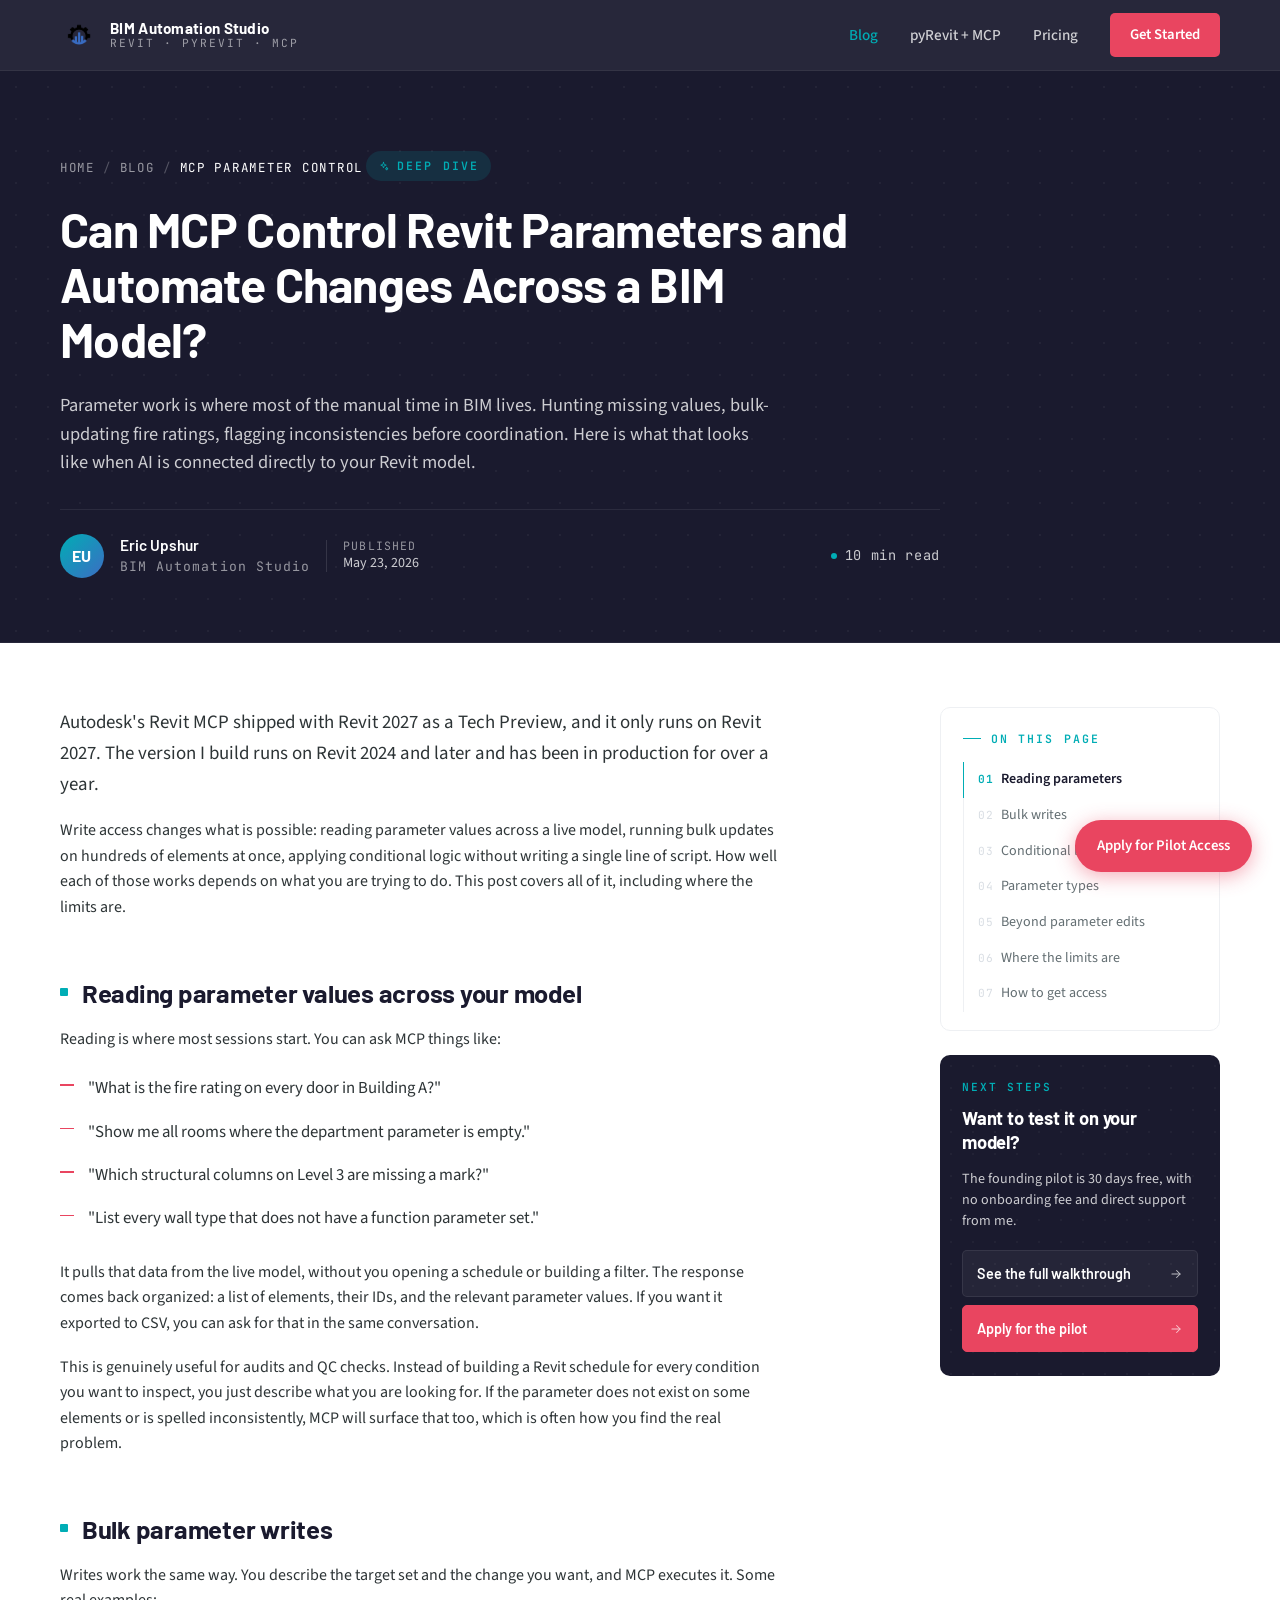
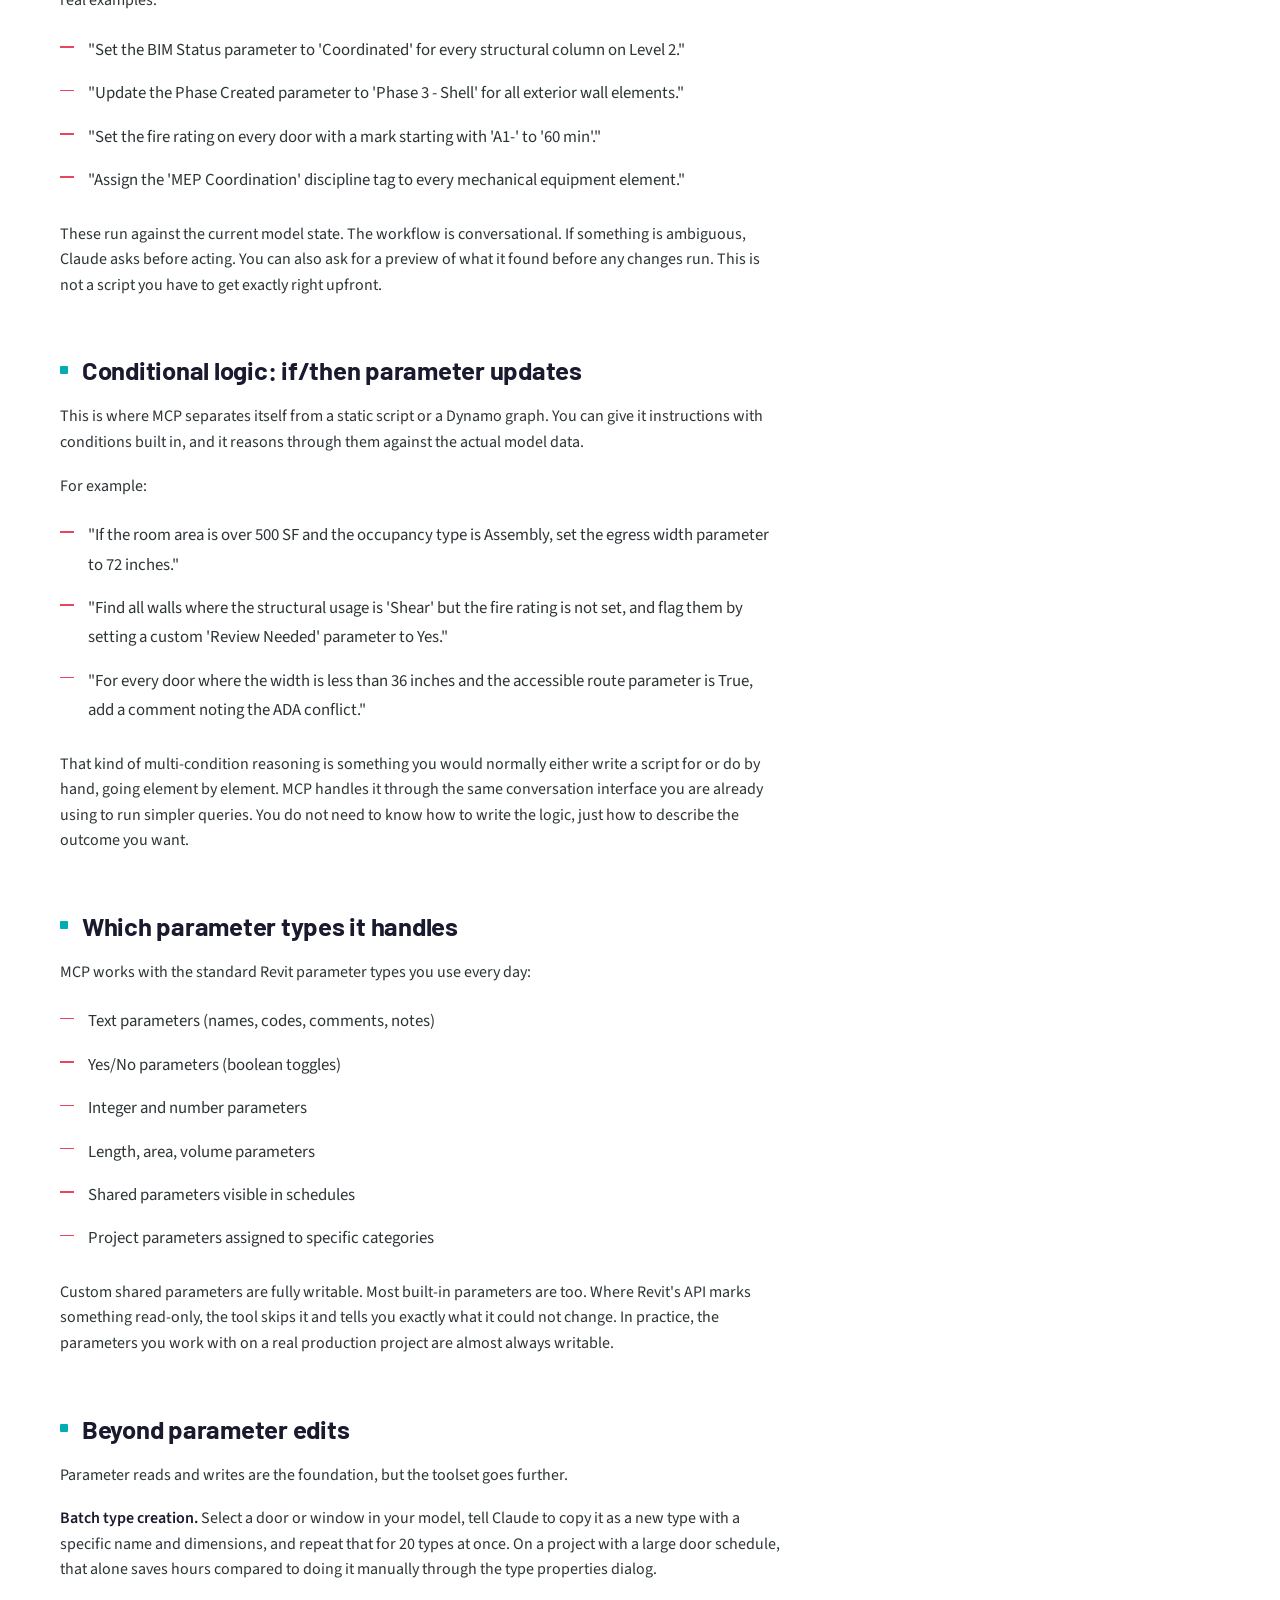
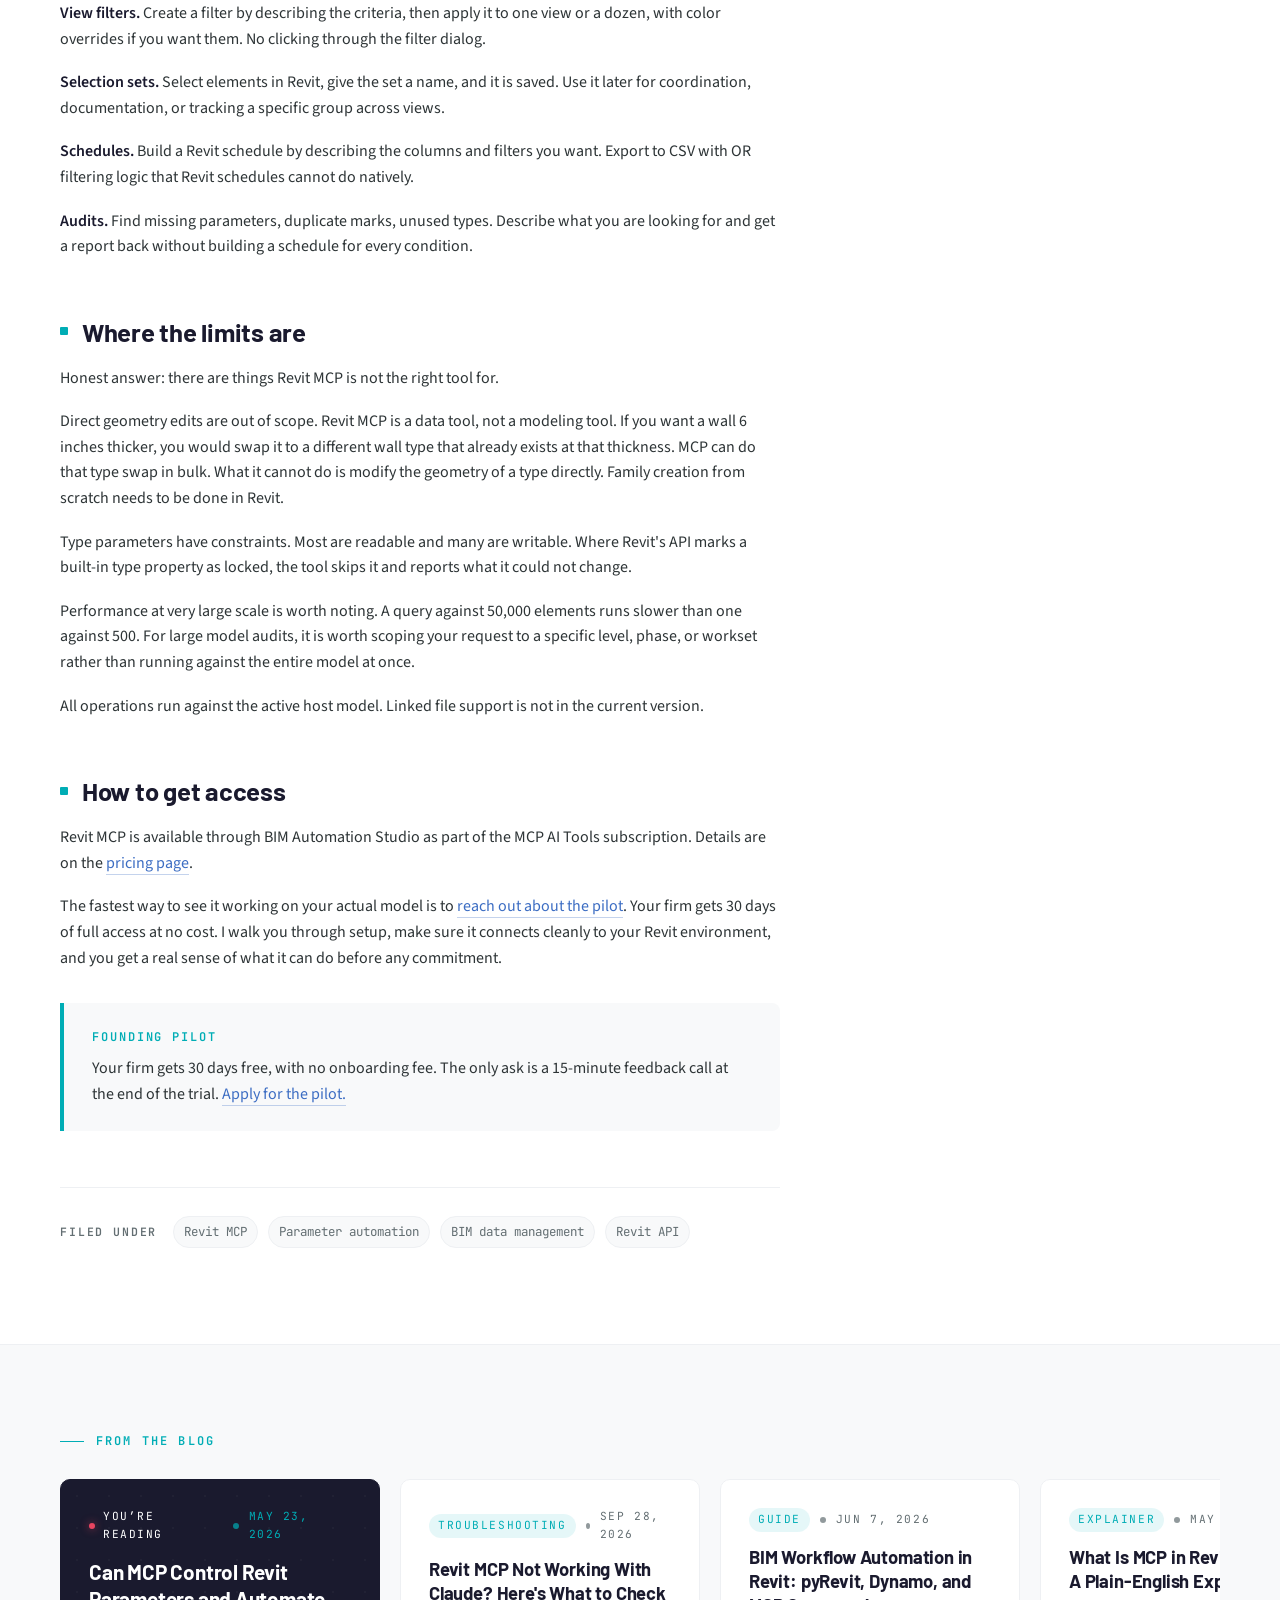
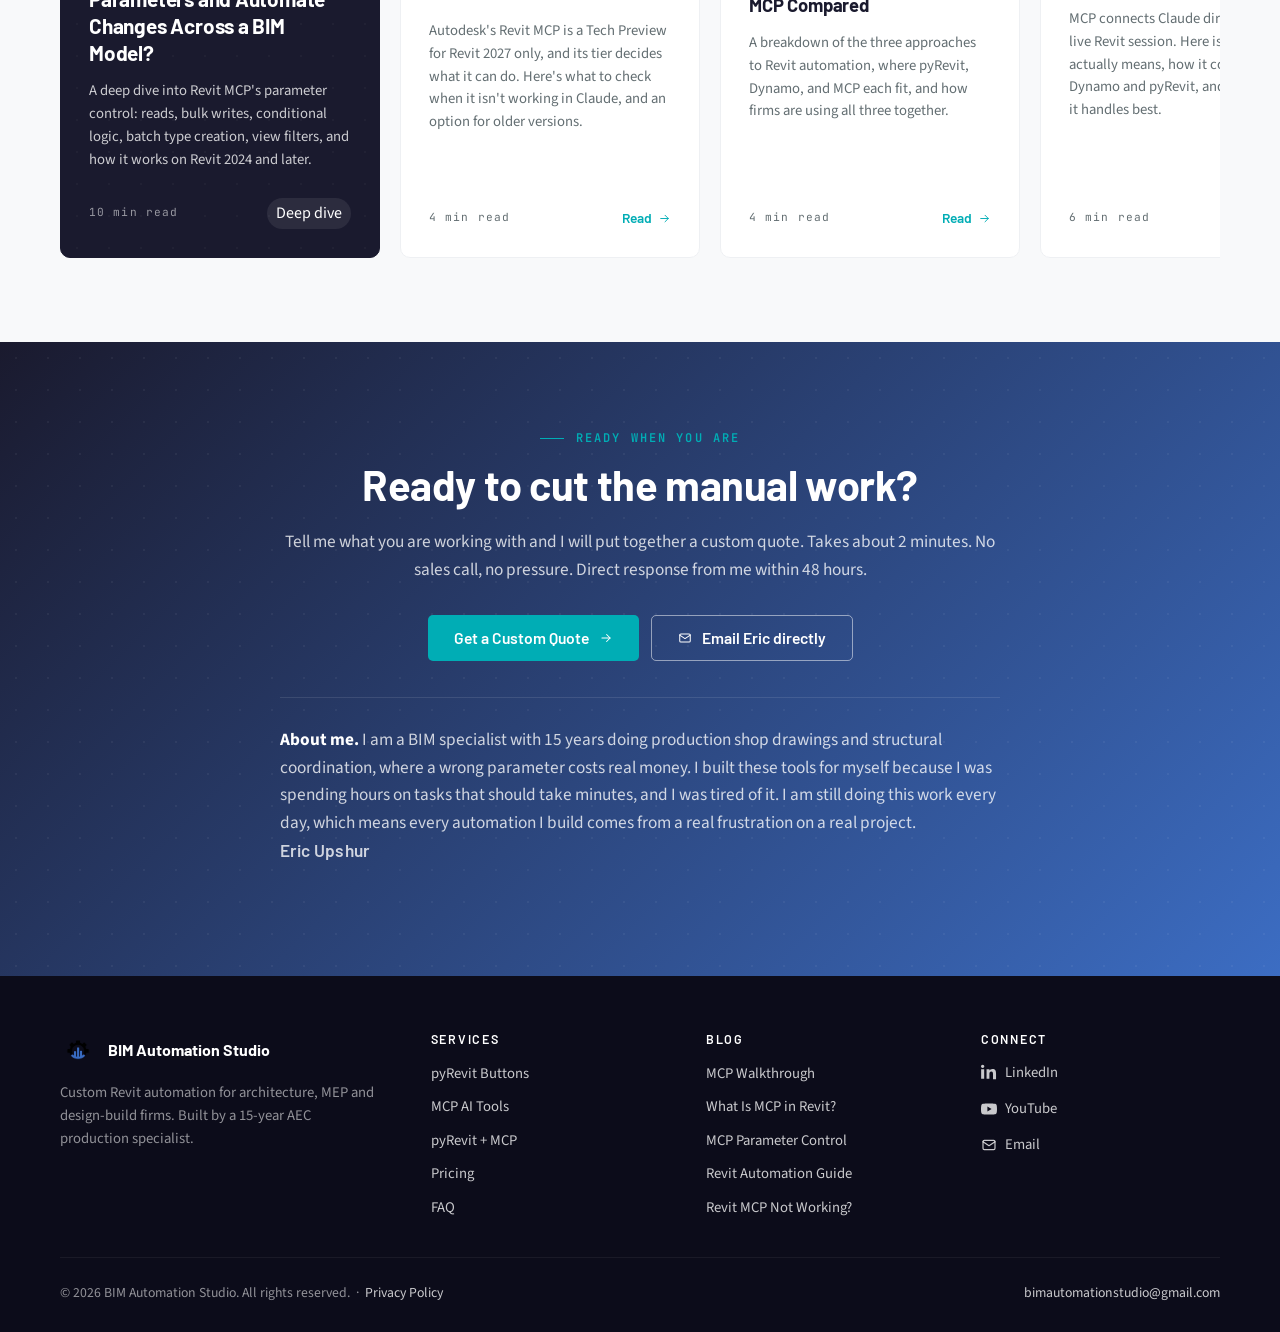
<file: blog-can-mcp-control-revit-parameters.html>
<!DOCTYPE html>
<html lang="en">
<head>
<meta charset="UTF-8">
<meta name="viewport" content="width=device-width, initial-scale=1.0">
<title>Can MCP Control Revit Parameters and Automate Changes Across a BIM Model? · BIM Automation Studio</title>
<meta name="description" content="Autodesk's Revit MCP is a Tech Preview for Revit 2027 only. Here's what bulk parameter control looks like across 100+ elements on Revit 2024 and later, and where the current limits are.">
<link rel="icon" href="favicon.png">
<link rel="canonical" href="https://bim-automation-studio.github.io/blog-can-mcp-control-revit-parameters.html">
<meta property="og:type" content="article">
<meta property="og:url" content="https://bim-automation-studio.github.io/blog-can-mcp-control-revit-parameters.html">
<meta property="og:title" content="Can MCP Control Revit Parameters and Automate Changes Across a BIM Model? · BIM Automation Studio">
<meta property="og:site_name" content="BIM Automation Studio">
<meta property="og:description" content="Autodesk's Revit MCP is a Tech Preview for Revit 2027 only. Here's what bulk parameter control looks like across 100+ elements on Revit 2024 and later, and where the current limits are.">
<meta property="og:image" content="https://bim-automation-studio.github.io/assets/social-card.png">
<meta name="twitter:card" content="summary_large_image">
<meta name="twitter:title" content="Can MCP Control Revit Parameters and Automate Changes Across a BIM Model? · BIM Automation Studio">
<meta name="twitter:description" content="Autodesk's Revit MCP is a Tech Preview for Revit 2027 only. Here's what bulk parameter control looks like across 100+ elements on Revit 2024 and later, and where the current limits are.">
<meta name="twitter:image" content="https://bim-automation-studio.github.io/assets/social-card.png">

<script type="application/ld+json">
{
  "@context": "https://schema.org",
  "@type": "Article",
  "headline": "Can MCP Control Revit Parameters and Automate Changes Across a BIM Model?",
  "author": { "@type": "Person", "name": "Eric Upshur" },
  "publisher": { "@type": "Organization", "name": "BIM Automation Studio" },
  "datePublished": "2026-05-23"
}
</script>

<!-- Google Analytics -->
<script async src="https://www.googletagmanager.com/gtag/js?id=G-WV3SV10YQT"></script>
<script>
  window.dataLayer = window.dataLayer || [];
  function gtag(){dataLayer.push(arguments);}
  gtag('js', new Date());
  gtag('config', 'G-WV3SV10YQT');
</script>

<link rel="stylesheet" href="colors_and_type.css">
<style>
* { box-sizing: border-box; }
body { margin: 0; background: var(--bas-paper); }
img { max-width: 100%; display: block; }
.container { max-width: var(--container); margin: 0 auto; padding: 0 var(--container-pad); }

.eyebrow {
  font-family: var(--font-mono);
  font-size: 12px;
  letter-spacing: 0.18em;
  text-transform: uppercase;
  color: var(--bas-teal);
  font-weight: 600;
  display: inline-flex; align-items: center; gap: 12px;
}
.eyebrow::before { content:""; width:24px; height:1px; background: var(--bas-teal); display: inline-block; }

.btn {
  display: inline-flex; align-items: center; gap: 10px;
  padding: 14px 26px; border-radius: var(--radius-sm);
  font-family: var(--font-display); font-size: 0.98rem; font-weight: 600;
  text-decoration: none; border: 0; cursor: pointer;
  transition: all 0.2s ease; line-height: 1; white-space: nowrap;
}
.btn--primary { background: var(--bas-coral); color: #fff; }
.btn--primary:hover { background: #d63d56; transform: translateY(-1px); box-shadow: var(--shadow-cta); color: #fff; }
.btn--ghost { background: transparent; color: #fff; border: 1.5px solid rgba(255,255,255,0.5); }
.btn--ghost:hover { background: rgba(255,255,255,0.08); color: #fff; border-color: #fff; }
.btn--teal { background: var(--bas-teal); color: #fff; }
.btn--teal:hover { background: #019199; color: #fff; }

.nav {
  position: sticky; top: 0; z-index: 100;
  background: rgba(26,26,46,0.94);
  backdrop-filter: blur(8px);
  border-bottom: 1px solid rgba(255,255,255,0.06);
}
.nav__inner { display: flex; align-items: center; justify-content: space-between; height: 70px; }
.nav__brand { display: flex; align-items: center; gap: 12px; text-decoration: none; }
.nav__brand img { height: 38px; width: auto; }
.nav__brand-text { display: flex; flex-direction: column; line-height: 1; font-family: var(--font-display); }
.nav__brand-text strong { color: #fff; font-weight: 700; font-size: 0.95rem; letter-spacing: 0.02em; }
.nav__brand-text span { color: var(--bas-on-navy-dim); font-size: 0.7rem; letter-spacing: 0.18em; text-transform: uppercase; margin-top: 2px; font-family: var(--font-mono); }
.nav__links { display: flex; align-items: center; gap: 32px; }
.nav__link { color: var(--bas-on-navy-mut); text-decoration: none; font-size: 0.95rem; font-weight: 500; transition: color 0.2s; }
.nav__link:hover, .nav__link.active { color: var(--bas-teal); }
.nav__cta {
  background: var(--bas-coral); color: #fff; padding: 10px 20px; border-radius: var(--radius-sm);
  font-weight: 600; font-size: 0.92rem; text-decoration: none; transition: background 0.2s;
}
.nav__cta:hover { background: #d63d56; color: #fff; }
.nav__burger { display: none; background: transparent; border: 0; color: #fff; cursor: pointer; padding: 8px; line-height: 0; }

.article-hero {
  background: var(--bas-navy);
  color: #fff;
  padding: 80px 0 64px;
  position: relative; overflow: hidden;
  border-bottom: 1px solid rgba(255,255,255,0.06);
}
.article-hero::before {
  content:""; position:absolute; inset:0;
  background-image: var(--pattern-dots);
  background-size: var(--pattern-dots-size);
  opacity: 0.6; pointer-events: none;
}
.article-hero__inner { position: relative; z-index: 1; max-width: 880px; }
.article-hero__crumbs {
  display: inline-flex; align-items: center; gap: 8px;
  font-family: var(--font-mono); font-size: 0.78rem; letter-spacing: 0.14em; text-transform: uppercase;
  color: var(--bas-on-navy-dim); margin-bottom: 24px;
}
.article-hero__crumbs a { color: var(--bas-on-navy-dim); text-decoration: none; }
.article-hero__crumbs a:hover { color: var(--bas-teal); }
.article-hero__crumbs .sep { color: rgba(255,255,255,0.25); }
.article-hero__tag {
  display: inline-flex; align-items: center; gap: 8px;
  background: rgba(0,173,181,0.14); color: var(--bas-teal);
  padding: 6px 12px; border-radius: var(--radius-pill);
  font-family: var(--font-mono); font-size: 0.72rem;
  letter-spacing: 0.18em; text-transform: uppercase; font-weight: 600;
  margin-bottom: 20px;
}
.article-hero h1 {
  font-family: var(--font-display);
  font-size: clamp(2.1rem, 3.2vw + 1rem, 3rem);
  font-weight: 700; color: #fff; line-height: 1.15;
  letter-spacing: -0.015em; margin: 0 0 24px;
  max-width: 820px;
}
.article-hero__deck {
  font-size: 1.15rem; line-height: 1.55;
  color: var(--bas-on-navy-mut);
  max-width: 720px; margin: 0 0 32px;
}
.article-hero__byline {
  display: flex; align-items: center; gap: 16px;
  padding-top: 24px;
  border-top: 1px solid rgba(255,255,255,0.08);
}
.byline__avatar {
  width: 44px; height: 44px; border-radius: 50%;
  background: linear-gradient(135deg, var(--bas-teal), var(--bas-blue));
  display: grid; place-items: center;
  font-family: var(--font-display); font-weight: 700; color: #fff;
  font-size: 1rem; letter-spacing: 0.02em;
}
.byline__meta { display: flex; flex-direction: column; gap: 2px; line-height: 1.3; }
.byline__name { color: #fff; font-family: var(--font-display); font-weight: 600; font-size: 0.96rem; }
.byline__org { color: var(--bas-on-navy-dim); font-size: 0.82rem; font-family: var(--font-mono); letter-spacing: 0.08em; }
.byline__sep { width: 1px; height: 32px; background: rgba(255,255,255,0.12); }
.byline__date {
  color: var(--bas-on-navy-mut); font-size: 0.88rem; line-height: 1.3;
  display: flex; flex-direction: column;
}
.byline__date small { font-family: var(--font-mono); font-size: 0.72rem; letter-spacing: 0.1em; text-transform: uppercase; color: var(--bas-on-navy-dim); }
.byline__readtime {
  margin-left: auto;
  color: var(--bas-on-navy-mut); font-size: 0.85rem;
  font-family: var(--font-mono); letter-spacing: 0.05em;
  display: flex; align-items: center; gap: 8px;
}
.byline__readtime::before {
  content:""; width: 6px; height: 6px; border-radius: 50%;
  background: var(--bas-teal); flex-shrink: 0;
}

.article-shell {
  background: #fff;
  padding: 64px 0 96px;
}
.article-grid {
  display: grid;
  grid-template-columns: minmax(0, 1fr) 280px;
  gap: 64px;
  align-items: start;
}
.article {
  max-width: 720px;
  font-size: 1.05rem;
  line-height: 1.75;
  color: var(--bas-ink);
}
.article h2 {
  font-family: var(--font-display);
  font-size: 1.6rem;
  font-weight: 700;
  color: var(--bas-navy);
  letter-spacing: -0.01em;
  line-height: 1.25;
  margin: 56px 0 18px;
  scroll-margin-top: 90px;
  position: relative;
  padding-left: 22px;
}
.article h2::before {
  content:""; position: absolute; left: 0; top: 0.45em;
  width: 8px; height: 8px;
  background: var(--bas-teal);
  border-radius: 1px;
}
.article h2:first-child { margin-top: 0; }
.article p { margin: 0 0 18px; color: var(--bas-ink); }
.article p:first-child { font-size: 1.18rem; color: var(--bas-ink); line-height: 1.65; }
.article strong { color: var(--bas-navy); font-weight: 600; }
.article ul {
  margin: 0 0 22px;
  padding-left: 0;
  list-style: none;
}
.article ul li {
  position: relative;
  padding: 4px 0 4px 28px;
  margin-bottom: 6px;
}
.article ul li::before {
  content:"";
  position: absolute; left: 0; top: 0.85em;
  width: 14px; height: 1.5px;
  background: var(--bas-coral);
}
.article a { color: var(--bas-blue); border-bottom: 1px solid rgba(60,109,195,0.3); }
.article a:hover { color: var(--bas-teal); border-bottom-color: var(--bas-teal); }

.article-callout {
  background: var(--bas-paper);
  border-left: 4px solid var(--bas-teal);
  border-radius: 0 var(--radius-md) var(--radius-md) 0;
  padding: 24px 28px;
  margin: 32px 0;
}
.article-callout__label {
  font-family: var(--font-mono); font-size: 0.75rem;
  letter-spacing: 0.16em; text-transform: uppercase;
  color: var(--bas-teal); font-weight: 600;
  margin-bottom: 8px;
}
.article-callout p { margin: 0; font-size: 1rem; }

.article-tags {
  margin-top: 56px;
  padding-top: 28px;
  border-top: 1px solid var(--bas-line);
  display: flex; align-items: center; gap: 10px; flex-wrap: wrap;
}
.article-tags__label {
  font-family: var(--font-mono); font-size: 0.72rem;
  letter-spacing: 0.16em; text-transform: uppercase;
  color: var(--bas-ink-muted); font-weight: 600; margin-right: 6px;
}
.article-tag {
  display: inline-block;
  font-family: var(--font-mono); font-size: 0.78rem;
  padding: 4px 10px;
  background: var(--bas-paper);
  border: 1px solid var(--bas-line);
  border-radius: var(--radius-pill);
  color: var(--bas-ink-muted);
}

.sidebar {
  position: sticky;
  top: 90px;
  display: flex; flex-direction: column; gap: 24px;
}
.toc {
  background: #fff;
  border: 1px solid var(--bas-line);
  border-radius: var(--radius-lg);
  padding: 22px 22px 18px;
}
.toc__label {
  font-family: var(--font-mono); font-size: 0.72rem;
  letter-spacing: 0.18em; text-transform: uppercase;
  color: var(--bas-teal); font-weight: 600;
  margin-bottom: 14px;
  display: flex; align-items: center; gap: 10px;
}
.toc__label::before {
  content:""; width: 18px; height: 1px; background: var(--bas-teal);
}
.toc__list { list-style: none; margin: 0; padding: 0; counter-reset: toc; }
.toc__list li {
  counter-increment: toc;
  border-left: 1.5px solid var(--bas-line);
  margin: 0;
}
.toc__list li.is-active { border-left-color: var(--bas-teal); }
.toc__list a {
  display: block;
  padding: 8px 0 8px 14px;
  font-size: 0.88rem;
  color: var(--bas-ink-muted);
  text-decoration: none;
  line-height: 1.4;
  transition: color 0.15s;
  position: relative;
}
.toc__list a::before {
  content: counter(toc, decimal-leading-zero);
  font-family: var(--font-mono); font-size: 0.7rem;
  color: var(--bas-line-strong);
  margin-right: 8px;
  letter-spacing: 0.05em;
}
.toc__list a:hover { color: var(--bas-blue); }
.toc__list li.is-active a { color: var(--bas-navy); font-weight: 600; }
.toc__list li.is-active a::before { color: var(--bas-teal); }

.cta-card {
  background: var(--bas-navy);
  color: #fff;
  border-radius: var(--radius-lg);
  padding: 24px 22px;
  position: relative; overflow: hidden;
}
.cta-card::before {
  content:""; position:absolute; inset:0;
  background-image: var(--pattern-dots);
  background-size: 22px 22px;
  opacity: 0.5; pointer-events: none;
}
.cta-card > * { position: relative; z-index: 1; }
.cta-card__label {
  font-family: var(--font-mono); font-size: 0.7rem;
  letter-spacing: 0.18em; text-transform: uppercase;
  color: var(--bas-teal); font-weight: 600;
  margin-bottom: 10px;
}
.cta-card h3 {
  font-family: var(--font-display);
  font-size: 1.15rem; font-weight: 700;
  color: #fff; line-height: 1.3;
  margin: 0 0 14px;
}
.cta-card p {
  font-size: 0.88rem;
  color: var(--bas-on-navy-mut);
  line-height: 1.5;
  margin: 0 0 18px;
}
.cta-card__actions { display: flex; flex-direction: column; gap: 8px; }
.cta-card__action {
  display: flex; align-items: center; justify-content: space-between;
  padding: 11px 14px;
  background: rgba(255,255,255,0.05);
  border: 1px solid rgba(255,255,255,0.08);
  border-radius: var(--radius-sm);
  color: #fff; text-decoration: none;
  font-size: 0.9rem; font-family: var(--font-display); font-weight: 600;
  transition: all 0.2s;
}
.cta-card__action:hover { background: rgba(0,173,181,0.16); border-color: var(--bas-teal); color: #fff; }
.cta-card__action--primary { background: var(--bas-coral); border-color: var(--bas-coral); }
.cta-card__action--primary:hover { background: #d63d56; border-color: #d63d56; }
.cta-card__action svg { width: 14px; height: 14px; flex-shrink: 0; opacity: 0.7; }
.cta-card__action:hover svg { opacity: 1; transform: translateX(2px); transition: transform 0.2s; }

.final-cta { padding: 80px 0; background: var(--grad-hero); color: #fff; position: relative; overflow: hidden; text-align: center; }
.final-cta::before {
  content:""; position:absolute; inset:0;
  background-image: var(--pattern-dots);
  background-size: var(--pattern-dots-size);
  opacity: 0.7;
}
.final-cta__inner { position: relative; z-index: 1; max-width: 760px; margin: 0 auto; }
.final-cta h2 {
  color: #fff; font-family: var(--font-display);
  font-size: clamp(1.9rem, 2.6vw + 1rem, 2.6rem);
  font-weight: 700; line-height: 1.2;
  margin: 12px 0 18px;
}
.final-cta p {
  color: var(--bas-on-navy-mut);
  font-size: 1.08rem; line-height: 1.6;
  margin: 0 0 32px;
}
.final-cta__buttons {
  display: flex; gap: 12px; justify-content: center; flex-wrap: wrap;
  margin-bottom: 36px;
}
.final-cta__bio {
  margin-top: 28px; padding-top: 28px;
  border-top: 1px solid rgba(255,255,255,0.1);
  font-size: 0.95rem; color: var(--bas-on-navy-mut);
  line-height: 1.6; text-align: left;
}
.final-cta__bio strong { color: #fff; }
.final-cta__sig {
  margin-top: 14px;
  color: #fff; font-weight: 600;
  font-family: var(--font-display); letter-spacing: 0.02em;
}

.footer { background: #0c0c1a; color: var(--bas-on-navy-mut); padding: 56px 0 28px; }
.footer__top {
  display: grid; grid-template-columns: 1.4fr 1fr 1fr 1fr;
  gap: 36px;
  padding-bottom: 36px;
  border-bottom: 1px solid rgba(255,255,255,0.06);
}
.footer__brand { display: flex; align-items: center; gap: 12px; margin-bottom: 14px; }
.footer__brand img { height: 36px; }
.footer__brand strong { color: #fff; font-family: var(--font-display); font-size: 1rem; }
.footer__tag { color: var(--bas-on-navy-dim); font-size: 0.92rem; line-height: 1.55; max-width: 320px; margin: 0; }
.footer__col h4 {
  color: #fff; font-family: var(--font-display);
  font-size: 0.78rem; letter-spacing: 0.14em; text-transform: uppercase;
  margin: 0 0 14px; font-weight: 600;
}
.footer__col ul { list-style: none; margin: 0; padding: 0; display: flex; flex-direction: column; gap: 8px; }
.footer__col a {
  color: var(--bas-on-navy-mut); text-decoration: none; font-size: 0.92rem;
  display: inline-flex; align-items: center; gap: 8px;
}
.footer__col a:hover { color: var(--bas-teal); }
.footer__bottom {
  display: flex; justify-content: space-between; align-items: center;
  padding-top: 24px; font-size: 0.86rem;
  color: var(--bas-on-navy-dim);
  flex-wrap: wrap; gap: 12px;
}
.footer__bottom a { color: var(--bas-on-navy-mut); text-decoration: none; }
.footer__bottom a:hover { color: var(--bas-teal); }

.ic { width: 16px; height: 16px; stroke: currentColor; fill: none; stroke-width: 1.75; stroke-linecap: round; stroke-linejoin: round; flex-shrink: 0; }

@media (max-width: 1000px) {
  .article-grid { grid-template-columns: 1fr; gap: 40px; }
  .sidebar { position: static; order: 2; max-width: 720px; }
  .toc { display: none; }
  .footer__top { grid-template-columns: 1fr 1fr; }
}
@media (max-width: 720px) {
  .nav__links {
    display: none; position: absolute; top: 70px; left: 0; right: 0;
    background: var(--bas-navy); flex-direction: column; align-items: stretch;
    padding: 16px 20px 24px; gap: 4px;
    border-top: 1px solid rgba(255,255,255,0.06);
    border-bottom: 1px solid rgba(255,255,255,0.06);
  }
  .nav__links.open { display: flex; }
  .nav__links .nav__link { padding: 12px 0; font-size: 1rem; }
  .nav__cta { width: 100%; text-align: center; margin-top: 8px; }
  .nav__burger { display: inline-block; }
  .article-hero { padding: 48px 0 40px; }
  .article-hero h1 { font-size: 1.85rem; }
  .article-hero__deck { font-size: 1rem; }
  .article-hero__byline { flex-wrap: wrap; }
  .byline__readtime { margin-left: 0; width: 100%; padding-top: 8px; }
  .article-shell { padding: 40px 0 64px; }
  .article { font-size: 1rem; }
  .article h2 { font-size: 1.35rem; margin-top: 40px; }
  .footer__top { grid-template-columns: 1fr; }
  .footer__bottom { flex-direction: column; align-items: flex-start; }
}

/* ============================================================
   BLOG FEED: "From the blog"
   ============================================================ */
.blog-feed { background: var(--bas-paper); padding: 80px 0; border-top: 1px solid var(--bas-line); }
.blog-feed__head { display: flex; align-items: end; justify-content: space-between; margin-bottom: 36px; gap: 24px; flex-wrap: wrap; }
.blog-feed__title { font-family: var(--font-display); font-size: clamp(1.6rem, 1.4vw + 1rem, 2rem); font-weight: 700; color: var(--bas-navy); line-height: 1.2; margin: 8px 0 0; max-width: 520px; }
.blog-feed__sub { color: var(--bas-ink-muted); font-size: 1rem; line-height: 1.55; max-width: 460px; margin: 0; }
.blog-feed__scroll-wrapper { position: relative; }
.blog-feed__grid { display: flex; gap: 20px; overflow-x: auto; scroll-behavior: smooth; scrollbar-width: none; -ms-overflow-style: none; padding-bottom: 4px; }
.blog-feed__grid::-webkit-scrollbar { display: none; }
.blog-feed__arrow { position: absolute; top: 50%; transform: translateY(-50%); background: #fff; border: 1px solid var(--bas-line); width: 36px; height: 36px; border-radius: 50%; display: flex; align-items: center; justify-content: center; cursor: pointer; z-index: 10; opacity: 0; transition: opacity 0.2s; box-shadow: 0 2px 8px rgba(0,0,0,0.1); color: var(--bas-navy); }
.blog-feed__scroll-wrapper:hover .blog-feed__arrow { opacity: 1; }
.blog-feed__arrow--left { left: -18px; }
.blog-feed__arrow--right { right: -18px; }
@media (max-width: 900px) { .blog-feed__arrow { opacity: 0.8; } }
.post-card {
  display: flex; flex-direction: column; gap: 14px;
  flex: 0 0 300px; min-width: 300px;
  padding: 28px;
  background: #fff;
  border: 1px solid var(--bas-line);
  border-radius: var(--radius-lg);
  text-decoration: none; color: inherit;
  transition: transform 0.2s ease, border-color 0.2s ease, box-shadow 0.2s ease;
  position: relative;
  min-height: 240px;
}
.post-card--current { background: var(--bas-navy); color: #fff; border-color: var(--bas-navy); cursor: default; flex: 0 0 320px; min-width: 320px; }
.post-card--current::before { content:""; position:absolute; inset:0; border-radius: var(--radius-lg); background-image: var(--pattern-dots); background-size: var(--pattern-dots-size); opacity: 0.45; pointer-events: none; }
.post-card--current > * { position: relative; z-index: 1; }
.post-card--upcoming { border-style: dashed; background: transparent; cursor: default; }
.post-card:not(.post-card--current):not(.post-card--upcoming):hover { transform: translateY(-2px); border-color: var(--bas-teal); box-shadow: var(--shadow-lift); }
.post-card__meta { display: flex; align-items: center; gap: 10px; font-family: var(--font-mono); font-size: 0.7rem; letter-spacing: 0.14em; text-transform: uppercase; color: var(--bas-ink-muted); }
.post-card--current .post-card__meta { color: var(--bas-teal); }
.post-card__meta-dot { width: 6px; height: 6px; border-radius: 50%; background: currentColor; opacity: 0.7; }
.post-card__tag { background: rgba(0,173,181,0.1); color: var(--bas-teal); padding: 3px 9px; border-radius: var(--radius-pill); }
.post-card--current .post-card__tag { background: rgba(0,173,181,0.18); }
.post-card__title { font-family: var(--font-display); font-size: 1.15rem; font-weight: 700; line-height: 1.3; color: var(--bas-navy); margin: 0; }
.post-card--current .post-card__title { color: #fff; font-size: 1.3rem; }
.post-card--upcoming .post-card__title { color: var(--bas-ink-muted); font-style: italic; font-weight: 500; }
.post-card__excerpt { color: var(--bas-ink-muted); font-size: 0.92rem; line-height: 1.55; margin: 0; }
.post-card--current .post-card__excerpt { color: var(--bas-on-navy-mut); }
.post-card__foot { margin-top: auto; display: flex; align-items: center; justify-content: space-between; padding-top: 12px; }
.post-card__readtime { font-family: var(--font-mono); font-size: 0.7rem; letter-spacing: 0.1em; color: var(--bas-ink-muted); }
.post-card--current .post-card__readtime { color: var(--bas-on-navy-dim); }
.post-card__cta { font-family: var(--font-display); font-weight: 600; font-size: 0.86rem; color: var(--bas-teal); display: inline-flex; align-items: center; gap: 6px; }
.post-card__cta svg { width: 14px; height: 14px; transition: transform 0.2s ease; }
.post-card:hover .post-card__cta svg { transform: translateX(3px); }
.post-card__youre-here { display: inline-flex; align-items: center; gap: 8px; font-family: var(--font-mono); font-size: 0.7rem; letter-spacing: 0.14em; text-transform: uppercase; color: #fff; }
.post-card__youre-here::before { content:""; width: 6px; height: 6px; border-radius: 50%; background: var(--bas-coral); box-shadow: 0 0 8px rgba(233,69,96,0.7); }
.post-card__upcoming-badge { display: inline-flex; align-items: center; gap: 8px; font-family: var(--font-mono); font-size: 0.7rem; letter-spacing: 0.14em; text-transform: uppercase; color: var(--bas-ink-muted); }
.post-card__upcoming-badge::before { content:"···"; letter-spacing: 0.05em; color: var(--bas-coral); }

/* ── FLOATING CTA ── */
.floating-cta {
  position: fixed; bottom: 28px; right: 28px; z-index: 999;
  background: var(--bas-coral); color: #fff;
  padding: 14px 22px; border-radius: var(--radius-pill);
  font-family: var(--font-body); font-weight: 600; font-size: 0.92rem;
  text-decoration: none; white-space: nowrap;
  box-shadow: 0 4px 20px rgba(233,69,96,0.45);
  transition: background 0.2s, transform 0.2s, box-shadow 0.2s;
}
.floating-cta:hover { background: #d63d56; transform: translateY(-2px); box-shadow: 0 6px 28px rgba(233,69,96,0.55); color: #fff; }
</style>
</head>
<body>

<svg width="0" height="0" style="position:absolute;width:0;height:0;overflow:hidden" aria-hidden="true">
  <defs>
    <symbol id="i-arrow-right" viewBox="0 0 24 24"><path d="M5 12h14"/><path d="M13 6l6 6-6 6"/></symbol>
    <symbol id="i-mail" viewBox="0 0 24 24"><path d="M3 7l9 6 9-6"/><rect x="3" y="5" width="18" height="14" rx="2"/></symbol>
    <symbol id="i-linkedin" viewBox="0 0 24 24" fill="currentColor" stroke="none"><path d="M4.98 3.5C4.98 4.88 3.87 6 2.5 6S0 4.88 0 3.5 1.12 1 2.5 1s2.48 1.12 2.48 2.5zM.22 8h4.56v14H.22V8zM8.34 8h4.37v1.92h.06c.61-1.15 2.1-2.36 4.32-2.36 4.62 0 5.47 3.04 5.47 7v8.44h-4.56v-7.49c0-1.79-.04-4.1-2.5-4.1-2.5 0-2.88 1.95-2.88 3.97V22H8.34V8z"/></symbol>
    <symbol id="i-youtube" viewBox="0 0 24 24" fill="currentColor" stroke="none"><path d="M23.5 6.2a3 3 0 0 0-2.1-2.1C19.5 3.6 12 3.6 12 3.6s-7.5 0-9.4.5A3 3 0 0 0 .5 6.2C0 8.1 0 12 0 12s0 3.9.5 5.8a3 3 0 0 0 2.1 2.1c1.9.5 9.4.5 9.4.5s7.5 0 9.4-.5a3 3 0 0 0 2.1-2.1c.5-1.9.5-5.8.5-5.8s0-3.9-.5-5.8zM9.6 15.6V8.4l6.3 3.6-6.3 3.6z"/></symbol>
    <symbol id="i-menu" viewBox="0 0 24 24"><path d="M3 6h18"/><path d="M3 12h18"/><path d="M3 18h18"/></symbol>
    <symbol id="i-sparkles" viewBox="0 0 24 24"><path d="M12 3l1.5 4.5L18 9l-4.5 1.5L12 15l-1.5-4.5L6 9l4.5-1.5L12 3z"/><path d="M19 14l.7 2.1L22 17l-2.3.9L19 20l-.7-2.1L16 17l2.3-.9L19 14z"/></symbol>
  </defs>
</svg>

<!-- NAV -->
<header class="nav">
  <div class="container nav__inner">
    <a href="index.html" class="nav__brand" aria-label="BIM Automation Studio">
      <img src="assets/logo-transparent.png" alt="">
      <span class="nav__brand-text"><strong>BIM Automation Studio</strong><span>Revit · pyRevit · MCP</span></span>
    </a>
    <button class="nav__burger" aria-label="Menu" id="burger"><svg class="ic" style="width:24px;height:24px"><use href="#i-menu"/></svg></button>
    <nav class="nav__links" id="nav-links">
      <a href="blog.html" class="nav__link active">Blog</a>
      <a href="pyrevit-mcp.html" class="nav__link">pyRevit + MCP</a>
      <a href="pricing.html" class="nav__link">Pricing</a>
      <a href="pricing.html#get-in-touch" class="nav__cta">Get Started</a>
    </nav>
  </div>
</header>

<!-- ARTICLE HERO -->
<section class="article-hero">
  <div class="container">
    <div class="article-hero__inner">
      <div class="article-hero__crumbs">
        <a href="index.html">Home</a>
        <span class="sep">/</span>
        <a href="blog.html">Blog</a>
        <span class="sep">/</span>
        <span style="color:#fff">MCP parameter control</span>
      </div>
      <span class="article-hero__tag"><svg class="ic" style="width:11px;height:11px"><use href="#i-sparkles"/></svg> Deep dive</span>
      <h1>Can MCP Control Revit Parameters and Automate Changes Across a BIM Model?</h1>
      <p class="article-hero__deck">Parameter work is where most of the manual time in BIM lives. Hunting missing values, bulk-updating fire ratings, flagging inconsistencies before coordination. Here is what that looks like when AI is connected directly to your Revit model.</p>
      <div class="article-hero__byline">
        <div class="byline__avatar">EU</div>
        <div class="byline__meta">
          <span class="byline__name">Eric Upshur</span>
          <span class="byline__org">BIM Automation Studio</span>
        </div>
        <div class="byline__sep"></div>
        <div class="byline__date">
          <small>Published</small>
          <span>May 23, 2026</span>
        </div>
        <span class="byline__readtime">10 min read</span>
      </div>
    </div>
  </div>
</section>

<!-- ARTICLE BODY -->
<section class="article-shell">
  <div class="container">
    <div class="article-grid">

      <article class="article">

        <p>Autodesk's Revit MCP shipped with Revit 2027 as a Tech Preview, and it only runs on Revit 2027. The version I build runs on Revit 2024 and later and has been in production for over a year.</p>
        <p>Write access changes what is possible: reading parameter values across a live model, running bulk updates on hundreds of elements at once, applying conditional logic without writing a single line of script. How well each of those works depends on what you are trying to do. This post covers all of it, including where the limits are.</p>

        <h2 id="reading-parameters">Reading parameter values across your model</h2>
        <p>Reading is where most sessions start. You can ask MCP things like:</p>
        <ul>
          <li>"What is the fire rating on every door in Building A?"</li>
          <li>"Show me all rooms where the department parameter is empty."</li>
          <li>"Which structural columns on Level 3 are missing a mark?"</li>
          <li>"List every wall type that does not have a function parameter set."</li>
        </ul>
        <p>It pulls that data from the live model, without you opening a schedule or building a filter. The response comes back organized: a list of elements, their IDs, and the relevant parameter values. If you want it exported to CSV, you can ask for that in the same conversation.</p>
        <p>This is genuinely useful for audits and QC checks. Instead of building a Revit schedule for every condition you want to inspect, you just describe what you are looking for. If the parameter does not exist on some elements or is spelled inconsistently, MCP will surface that too, which is often how you find the real problem.</p>

        <h2 id="bulk-writes">Bulk parameter writes</h2>
        <p>Writes work the same way. You describe the target set and the change you want, and MCP executes it. Some real examples:</p>
        <ul>
          <li>"Set the BIM Status parameter to 'Coordinated' for every structural column on Level 2."</li>
          <li>"Update the Phase Created parameter to 'Phase 3 - Shell' for all exterior wall elements."</li>
          <li>"Set the fire rating on every door with a mark starting with 'A1-' to '60 min'."</li>
          <li>"Assign the 'MEP Coordination' discipline tag to every mechanical equipment element."</li>
        </ul>
        <p>These run against the current model state. The workflow is conversational. If something is ambiguous, Claude asks before acting. You can also ask for a preview of what it found before any changes run. This is not a script you have to get exactly right upfront.</p>

        <h2 id="conditional-logic">Conditional logic: if/then parameter updates</h2>
        <p>This is where MCP separates itself from a static script or a Dynamo graph. You can give it instructions with conditions built in, and it reasons through them against the actual model data.</p>
        <p>For example:</p>
        <ul>
          <li>"If the room area is over 500 SF and the occupancy type is Assembly, set the egress width parameter to 72 inches."</li>
          <li>"Find all walls where the structural usage is 'Shear' but the fire rating is not set, and flag them by setting a custom 'Review Needed' parameter to Yes."</li>
          <li>"For every door where the width is less than 36 inches and the accessible route parameter is True, add a comment noting the ADA conflict."</li>
        </ul>
        <p>That kind of multi-condition reasoning is something you would normally either write a script for or do by hand, going element by element. MCP handles it through the same conversation interface you are already using to run simpler queries. You do not need to know how to write the logic, just how to describe the outcome you want.</p>

        <h2 id="what-types">Which parameter types it handles</h2>
        <p>MCP works with the standard Revit parameter types you use every day:</p>
        <ul>
          <li>Text parameters (names, codes, comments, notes)</li>
          <li>Yes/No parameters (boolean toggles)</li>
          <li>Integer and number parameters</li>
          <li>Length, area, volume parameters</li>
          <li>Shared parameters visible in schedules</li>
          <li>Project parameters assigned to specific categories</li>
        </ul>
        <p>Custom shared parameters are fully writable. Most built-in parameters are too. Where Revit's API marks something read-only, the tool skips it and tells you exactly what it could not change. In practice, the parameters you work with on a real production project are almost always writable.</p>

        <h2 id="beyond-parameters">Beyond parameter edits</h2>
        <p>Parameter reads and writes are the foundation, but the toolset goes further.</p>
        <p><strong>Batch type creation.</strong> Select a door or window in your model, tell Claude to copy it as a new type with a specific name and dimensions, and repeat that for 20 types at once. On a project with a large door schedule, that alone saves hours compared to doing it manually through the type properties dialog.</p>
        <p><strong>View filters.</strong> Create a filter by describing the criteria, then apply it to one view or a dozen, with color overrides if you want them. No clicking through the filter dialog.</p>
        <p><strong>Selection sets.</strong> Select elements in Revit, give the set a name, and it is saved. Use it later for coordination, documentation, or tracking a specific group across views.</p>
        <p><strong>Schedules.</strong> Build a Revit schedule by describing the columns and filters you want. Export to CSV with OR filtering logic that Revit schedules cannot do natively.</p>
        <p><strong>Audits.</strong> Find missing parameters, duplicate marks, unused types. Describe what you are looking for and get a report back without building a schedule for every condition.</p>

        <h2 id="limits">Where the limits are</h2>
        <p>Honest answer: there are things Revit MCP is not the right tool for.</p>
        <p>Direct geometry edits are out of scope. Revit MCP is a data tool, not a modeling tool. If you want a wall 6 inches thicker, you would swap it to a different wall type that already exists at that thickness. MCP can do that type swap in bulk. What it cannot do is modify the geometry of a type directly. Family creation from scratch needs to be done in Revit.</p>
        <p>Type parameters have constraints. Most are readable and many are writable. Where Revit's API marks a built-in type property as locked, the tool skips it and reports what it could not change.</p>
        <p>Performance at very large scale is worth noting. A query against 50,000 elements runs slower than one against 500. For large model audits, it is worth scoping your request to a specific level, phase, or workset rather than running against the entire model at once.</p>
        <p>All operations run against the active host model. Linked file support is not in the current version.</p>

        <h2 id="how-to-get-it">How to get access</h2>
        <p>Revit MCP is available through BIM Automation Studio as part of the MCP AI Tools subscription. Details are on the <a href="pricing.html">pricing page</a>.</p>
        <p>The fastest way to see it working on your actual model is to <a href="pricing.html#get-in-touch">reach out about the pilot</a>. Your firm gets 30 days of full access at no cost. I walk you through setup, make sure it connects cleanly to your Revit environment, and you get a real sense of what it can do before any commitment.</p>

        <div class="article-callout">
          <div class="article-callout__label">Founding pilot</div>
          <p>Your firm gets 30 days free, with no onboarding fee. The only ask is a 15-minute feedback call at the end of the trial. <a href="pricing.html#get-in-touch">Apply for the pilot.</a></p>
        </div>

        <div class="article-tags">
          <span class="article-tags__label">Filed under</span>
          <span class="article-tag">Revit MCP</span>
          <span class="article-tag">Parameter automation</span>
          <span class="article-tag">BIM data management</span>
          <span class="article-tag">Revit API</span>
        </div>
      </article>

      <!-- SIDEBAR -->
      <aside class="sidebar" aria-label="Article sidebar">
        <nav class="toc" aria-label="Table of contents">
          <div class="toc__label">On this page</div>
          <ol class="toc__list" id="toc-list">
            <li><a href="#reading-parameters">Reading parameters</a></li>
            <li><a href="#bulk-writes">Bulk writes</a></li>
            <li><a href="#conditional-logic">Conditional logic</a></li>
            <li><a href="#what-types">Parameter types</a></li>
            <li><a href="#beyond-parameters">Beyond parameter edits</a></li>
            <li><a href="#limits">Where the limits are</a></li>
            <li><a href="#how-to-get-it">How to get access</a></li>
          </ol>
        </nav>

        <div class="cta-card">
          <div class="cta-card__label">Next steps</div>
          <h3>Want to test it on your model?</h3>
          <p>The founding pilot is 30 days free, with no onboarding fee and direct support from me.</p>
          <div class="cta-card__actions">
            <a href="blog-revit-mcp-natural-language-control.html" class="cta-card__action">
              <span>See the full walkthrough</span>
              <svg class="ic"><use href="#i-arrow-right"/></svg>
            </a>
            <a href="pricing.html#get-in-touch" class="cta-card__action cta-card__action--primary">
              <span>Apply for the pilot</span>
              <svg class="ic"><use href="#i-arrow-right"/></svg>
            </a>
          </div>
        </div>
      </aside>

    </div>
  </div>
</section>

<!-- BLOG FEED -->
<section class="blog-feed" aria-label="More from the blog">
  <div class="container">
    <div class="blog-feed__head" style="display:block;margin-bottom:28px;">
      <div class="eyebrow" style="color:var(--bas-teal)"><span>From the blog</span></div>
    </div>
    <div class="blog-feed__scroll-wrapper">
      <button class="blog-feed__arrow blog-feed__arrow--left" aria-label="Scroll left">
        <svg style="width:16px;height:16px" fill="none" stroke="currentColor" stroke-width="2" viewBox="0 0 24 24"><path d="M15 18l-6-6 6-6"/></svg>
      </button>
      <div class="blog-feed__grid">

        <article class="post-card post-card--current" aria-current="page">
          <div class="post-card__meta">
            <span class="post-card__youre-here">You&rsquo;re reading</span>
            <span class="post-card__meta-dot"></span>
            <span>May 23, 2026</span>
          </div>
          <h3 class="post-card__title">Can MCP Control Revit Parameters and Automate Changes Across a BIM Model?</h3>
          <p class="post-card__excerpt">A deep dive into Revit MCP's parameter control: reads, bulk writes, conditional logic, batch type creation, view filters, and how it works on Revit 2024 and later.</p>
          <div class="post-card__foot">
            <span class="post-card__readtime">10 min read</span>
            <span class="post-card__tag" style="background:rgba(255,255,255,0.08);color:#fff">Deep dive</span>
          </div>
        </article>

        <a href="blog-revit-mcp-not-working-claude.html" class="post-card">
          <div class="post-card__meta">
            <span class="post-card__tag">Troubleshooting</span>
            <span class="post-card__meta-dot"></span>
            <span>Sep 28, 2026</span>
          </div>
          <h3 class="post-card__title">Revit MCP Not Working With Claude? Here's What to Check</h3>
          <p class="post-card__excerpt">Autodesk's Revit MCP is a Tech Preview for Revit 2027 only, and its tier decides what it can do. Here's what to check when it isn't working in Claude, and an option for older versions.</p>
          <div class="post-card__foot">
            <span class="post-card__readtime">4 min read</span>
            <span class="post-card__cta">Read <svg class="ic" style="width:13px;height:13px"><use href="#i-arrow-right"/></svg></span>
          </div>
        </a>

        <a href="blog-revit-workflow-automation-guide.html" class="post-card">
          <div class="post-card__meta">
            <span class="post-card__tag">Guide</span>
            <span class="post-card__meta-dot"></span>
            <span>Jun 7, 2026</span>
          </div>
          <h3 class="post-card__title">BIM Workflow Automation in Revit: pyRevit, Dynamo, and MCP Compared</h3>
          <p class="post-card__excerpt">A breakdown of the three approaches to Revit automation, where pyRevit, Dynamo, and MCP each fit, and how firms are using all three together.</p>
          <div class="post-card__foot">
            <span class="post-card__readtime">4 min read</span>
            <span class="post-card__cta">Read <svg class="ic" style="width:13px;height:13px"><use href="#i-arrow-right"/></svg></span>
          </div>
        </a>

        <a href="blog-what-is-mcp-in-revit-bim.html" class="post-card">
          <div class="post-card__meta">
            <span class="post-card__tag">Explainer</span>
            <span class="post-card__meta-dot"></span>
            <span>May 18, 2026</span>
          </div>
          <h3 class="post-card__title">What Is MCP in Revit and BIM? A Plain-English Explanation</h3>
          <p class="post-card__excerpt">MCP connects Claude directly to your live Revit session. Here is what it actually means, how it compares to Dynamo and pyRevit, and which tasks it handles best.</p>
          <div class="post-card__foot">
            <span class="post-card__readtime">6 min read</span>
            <span class="post-card__cta">Read <svg class="ic" style="width:13px;height:13px"><use href="#i-arrow-right"/></svg></span>
          </div>
        </a>

        <a href="blog-revit-mcp-natural-language-control.html" class="post-card">
          <div class="post-card__meta">
            <span class="post-card__tag">Product walkthrough</span>
            <span class="post-card__meta-dot"></span>
            <span>Apr 28, 2026</span>
          </div>
          <h3 class="post-card__title">Claude + Revit: Control Your Model in Plain English with MCP</h3>
          <p class="post-card__excerpt">A walkthrough of Revit MCP, covering plain-English commands, conditional bulk updates, and schedule and CSV exports without writing code.</p>
          <div class="post-card__foot">
            <span class="post-card__readtime">7 min read</span>
            <span class="post-card__cta">Read <svg class="ic" style="width:13px;height:13px"><use href="#i-arrow-right"/></svg></span>
          </div>
        </a>

      </div>
      <button class="blog-feed__arrow blog-feed__arrow--right" aria-label="Scroll right">
        <svg style="width:16px;height:16px" fill="none" stroke="currentColor" stroke-width="2" viewBox="0 0 24 24"><path d="M9 18l6-6-6-6"/></svg>
      </button>
    </div>
  </div>
</section>

<!-- FINAL CTA -->
<section class="final-cta" id="final-cta">
  <div class="container final-cta__inner">
    <div class="eyebrow" style="justify-content:center;display:inline-flex;color:var(--bas-teal)"><span>Ready when you are</span></div>
    <h2>Ready to cut the manual work?</h2>
    <p>Tell me what you are working with and I will put together a custom quote. Takes about 2 minutes. No sales call, no pressure. Direct response from me within 48 hours.</p>
    <div class="final-cta__buttons">
      <a href="pricing.html#get-in-touch" class="btn btn--teal">Get a Custom Quote <svg class="ic" style="width:14px;height:14px"><use href="#i-arrow-right"/></svg></a>
      <a href="mailto:bimautomationstudio@gmail.com" class="btn btn--ghost"><svg class="ic" style="width:14px;height:14px"><use href="#i-mail"/></svg> Email Eric directly</a>
    </div>
    <div class="final-cta__bio">
      <p style="margin:0"><strong>About me.</strong> I am a BIM specialist with 15 years doing production shop drawings and structural coordination, where a wrong parameter costs real money. I built these tools for myself because I was spending hours on tasks that should take minutes, and I was tired of it. I am still doing this work every day, which means every automation I build comes from a real frustration on a real project.</p>
      <p class="final-cta__sig">Eric Upshur</p>
    </div>
  </div>
</section>

<!-- FOOTER -->
<footer class="footer">
  <div class="container">
    <div class="footer__top">
      <div>
        <div class="footer__brand">
          <img src="assets/logo-transparent.png" alt="">
          <strong>BIM Automation Studio</strong>
        </div>
        <p class="footer__tag">Custom Revit automation for architecture, MEP and design-build firms. Built by a 15-year AEC production specialist.</p>
      </div>
      <div class="footer__col">
        <h4>Services</h4>
        <ul>
          <li><a href="index.html#services">pyRevit Buttons</a></li>
          <li><a href="index.html#services">MCP AI Tools</a></li>
          <li><a href="pyrevit-mcp.html">pyRevit + MCP</a></li>
          <li><a href="pricing.html">Pricing</a></li>
          <li><a href="pricing.html#faq">FAQ</a></li>
        </ul>
      </div>
      <div class="footer__col">
        <h4><a href="blog.html" style="color:inherit;text-decoration:none;font-size:inherit;">Blog</a></h4>
        <ul>
          <li><a href="blog-revit-mcp-natural-language-control.html">MCP Walkthrough</a></li>
          <li><a href="blog-what-is-mcp-in-revit-bim.html">What Is MCP in Revit?</a></li>
          <li><a href="blog-can-mcp-control-revit-parameters.html">MCP Parameter Control</a></li>
          <li><a href="blog-revit-workflow-automation-guide.html">Revit Automation Guide</a></li>
          <li><a href="blog-revit-mcp-not-working-claude.html">Revit MCP Not Working?</a></li>
        </ul>
      </div>
      <div class="footer__col">
        <h4>Connect</h4>
        <ul>
          <li><a href="https://www.linkedin.com/in/ericupshur" target="_blank" rel="noreferrer"><svg class="ic"><use href="#i-linkedin"/></svg> LinkedIn</a></li>
          <li><a href="https://www.youtube.com/@BIMAutomationStudio" target="_blank" rel="noreferrer"><svg class="ic"><use href="#i-youtube"/></svg> YouTube</a></li>
          <li><a href="mailto:bimautomationstudio@gmail.com"><svg class="ic"><use href="#i-mail"/></svg> Email</a></li>
        </ul>
      </div>
    </div>
    <div class="footer__bottom">
      <span>© 2026 BIM Automation Studio. All rights reserved.  ·  <a href="privacy-policy.html">Privacy Policy</a></span>
      <span><a href="mailto:bimautomationstudio@gmail.com">bimautomationstudio@gmail.com</a></span>
    </div>
  </div>
</footer>

<script>
  document.getElementById('burger').addEventListener('click', function() {
    document.getElementById('nav-links').classList.toggle('open');
  });
  document.querySelectorAll('#nav-links a').forEach(function(a){
    a.addEventListener('click', function(){ document.getElementById('nav-links').classList.remove('open'); });
  });
  (function() {
    var headings = Array.prototype.slice.call(document.querySelectorAll('.article h2[id]'));
    var tocLinks = document.querySelectorAll('#toc-list a');
    if (!headings.length) return;
    var pinnedUntil = 0;
    function setActive(id) {
      tocLinks.forEach(function(l) {
        l.parentElement.classList.toggle('is-active', l.getAttribute('href') === '#' + id);
      });
    }
    function update() {
      if (Date.now() < pinnedUntil) return;
      var threshold = 140;
      var active = headings[0].id;
      for (var i = 0; i < headings.length; i++) {
        if (headings[i].getBoundingClientRect().top - threshold <= 0) {
          active = headings[i].id;
        } else { break; }
      }
      setActive(active);
    }
    window.addEventListener('scroll', update, { passive: true });
    window.addEventListener('resize', update);
    tocLinks.forEach(function(l) {
      l.addEventListener('click', function() {
        setActive(l.getAttribute('href').slice(1));
        pinnedUntil = Date.now() + 800;
      });
    });
    update();
  })();
</script>

<a href="pricing.html#get-in-touch" class="floating-cta" onclick="gtag('event','cta_click',{event_category:'floating',event_label:'blog_mcp_params_floating'})">Apply for Pilot Access</a>

<script>
(function() {
  document.querySelectorAll('.blog-feed__scroll-wrapper').forEach(function(wrapper) {
    var grid = wrapper.querySelector('.blog-feed__grid');
    var leftBtn = wrapper.querySelector('.blog-feed__arrow--left');
    var rightBtn = wrapper.querySelector('.blog-feed__arrow--right');
    var interval;
    function startScroll(dir) { interval = setInterval(function() { grid.scrollLeft += dir * 6; }, 16); }
    function stopScroll() { clearInterval(interval); }
    leftBtn.addEventListener('mouseenter', function() { startScroll(-1); });
    leftBtn.addEventListener('mouseleave', stopScroll);
    rightBtn.addEventListener('mouseenter', function() { startScroll(1); });
    rightBtn.addEventListener('mouseleave', stopScroll);
  });
})();
</script>

<script src="assets/bas-analytics.js" defer></script>
</body>
</html>
</file>
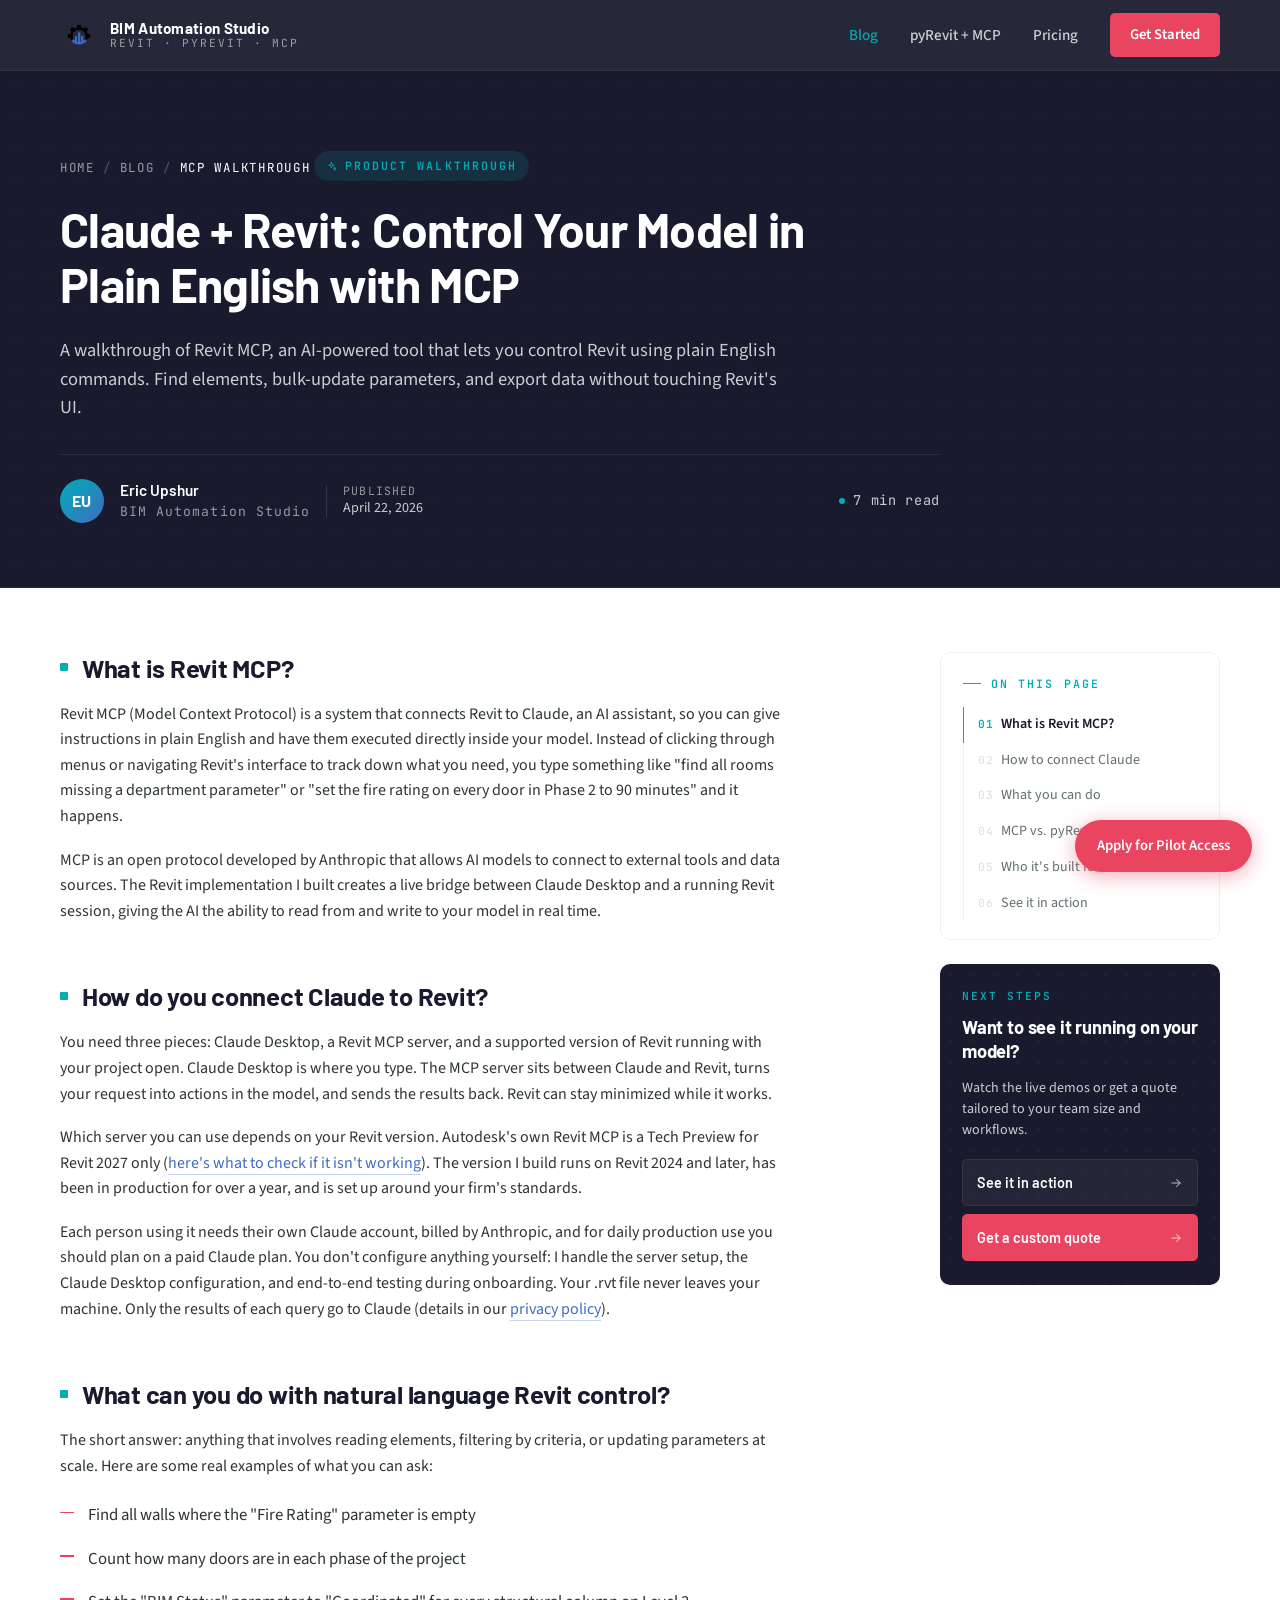
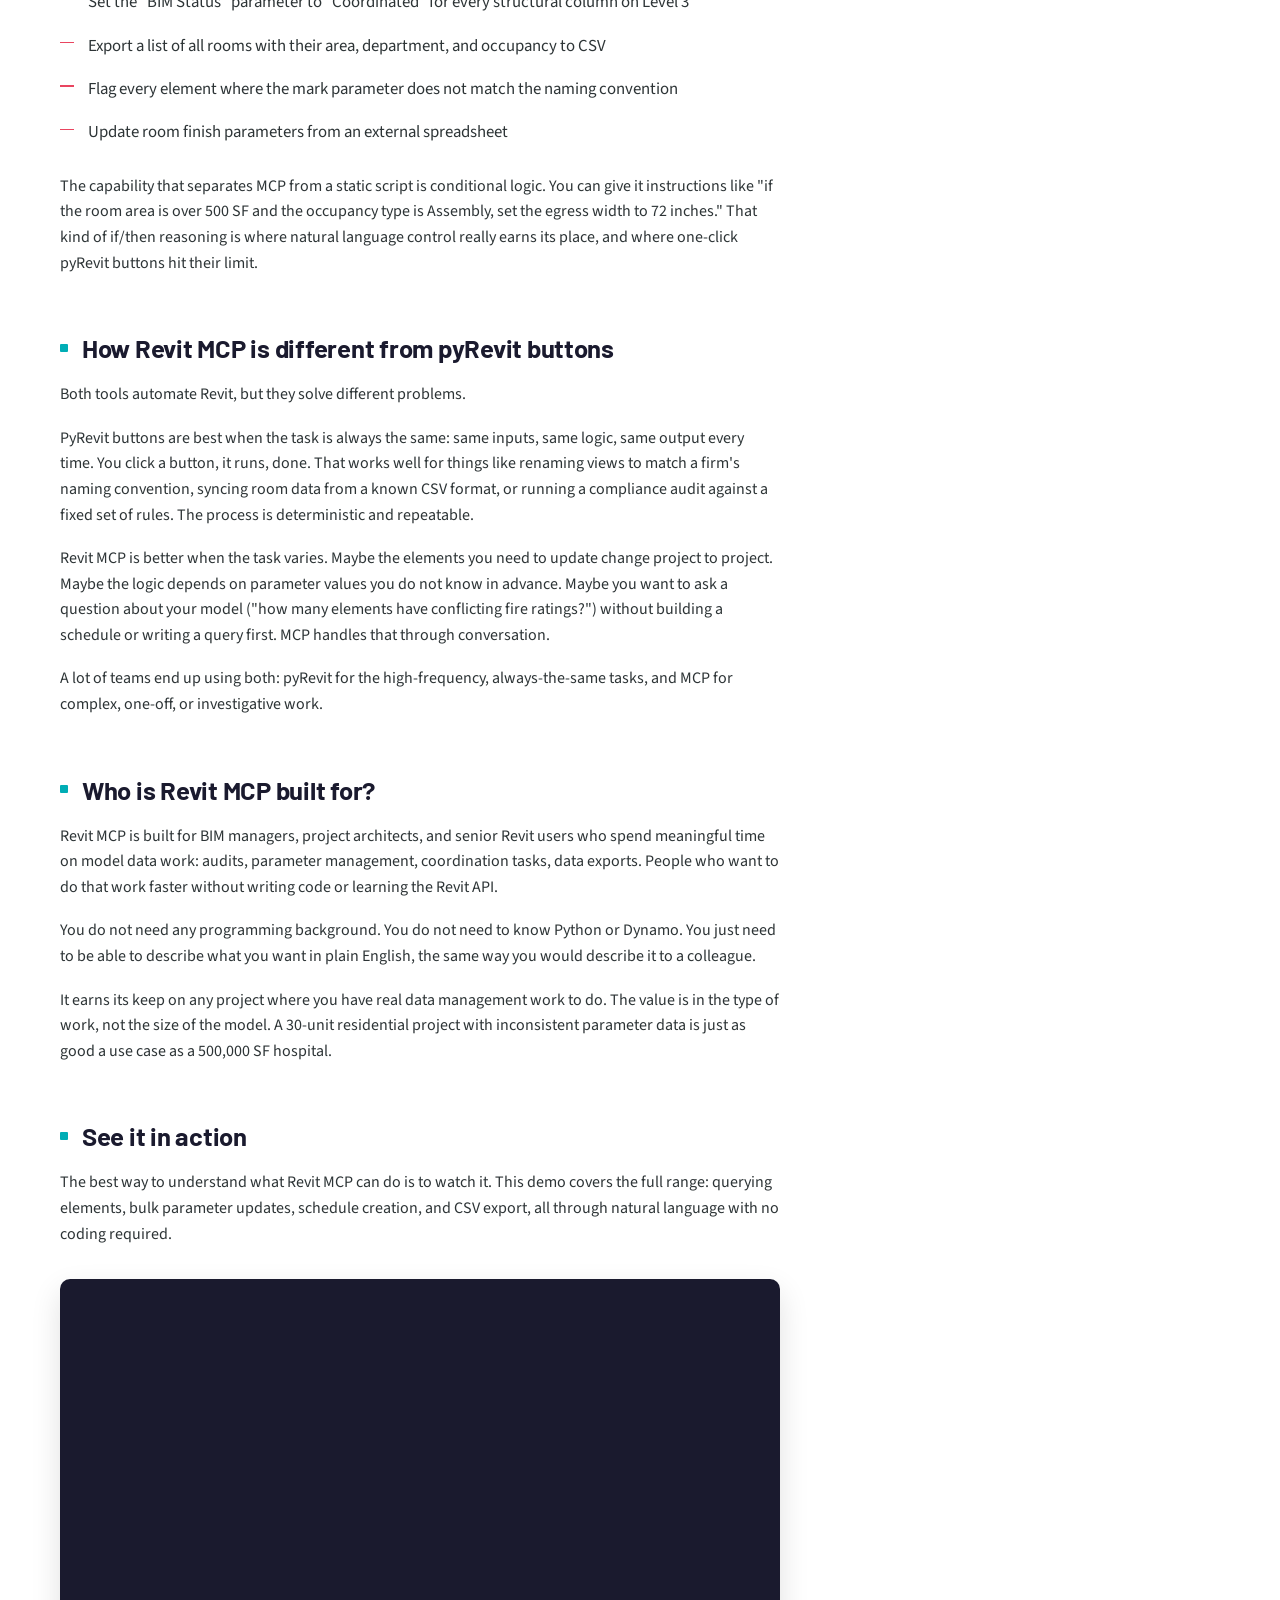
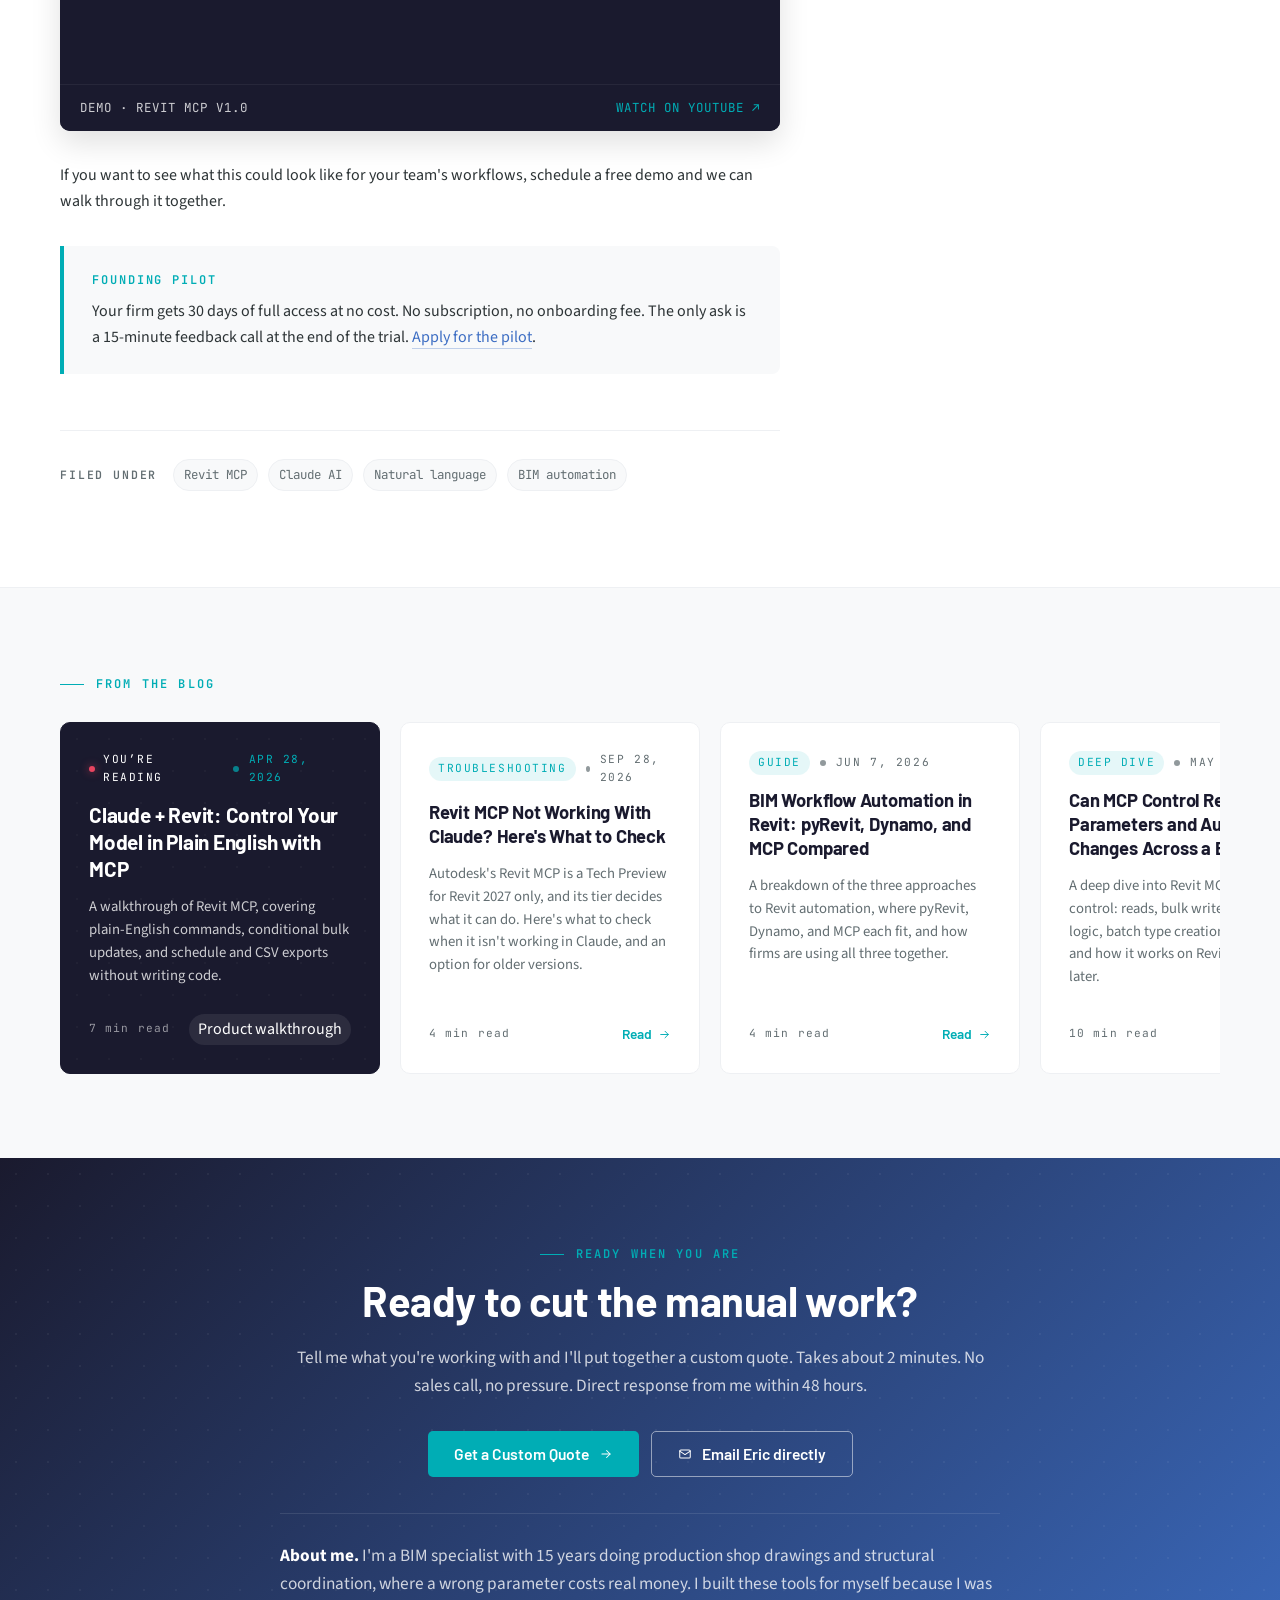
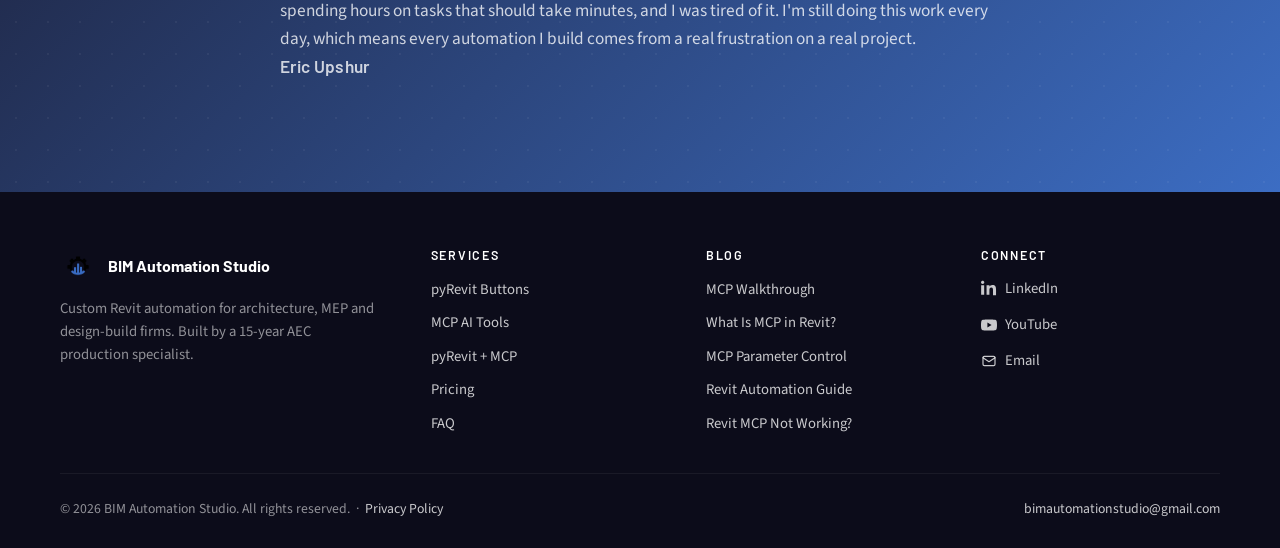
<file: blog-revit-mcp-natural-language-control.html>
<!DOCTYPE html>
<html lang="en">
<head>
<meta charset="UTF-8">
<meta name="viewport" content="width=device-width, initial-scale=1.0">
<title>Claude + Revit: Control Your Model in Plain English with MCP · BIM Automation Studio</title>
<meta name="description" content="Use Claude with Revit 2024 and later. Watch a production MCP walkthrough: bulk-update parameters, build schedules, and export CSV from a real model in plain English.">
<link rel="icon" href="favicon.png">
<link rel="canonical" href="https://bim-automation-studio.github.io/blog-revit-mcp-natural-language-control.html">
<meta property="og:type" content="article">
<meta property="og:url" content="https://bim-automation-studio.github.io/blog-revit-mcp-natural-language-control.html">
<meta property="og:title" content="Claude + Revit: Control Your Model in Plain English with MCP · BIM Automation Studio">
<meta property="og:site_name" content="BIM Automation Studio">
<meta property="og:description" content="Use Claude with Revit 2024 and later. Watch a production MCP walkthrough: bulk-update parameters, build schedules, and export CSV from a real model in plain English.">
<meta property="og:image" content="https://bim-automation-studio.github.io/assets/social-card.png">
<meta name="twitter:card" content="summary_large_image">
<meta name="twitter:title" content="Claude + Revit: Control Your Model in Plain English with MCP · BIM Automation Studio">
<meta name="twitter:description" content="Use Claude with Revit 2024 and later. Watch a production MCP walkthrough: bulk-update parameters, build schedules, and export CSV from a real model in plain English.">
<meta name="twitter:image" content="https://bim-automation-studio.github.io/assets/social-card.png">

<script type="application/ld+json">
{
  "@context": "https://schema.org",
  "@type": "Article",
  "headline": "Claude + Revit: Control Your Model in Plain English with MCP",
  "author": { "@type": "Person", "name": "Eric Upshur" },
  "publisher": { "@type": "Organization", "name": "BIM Automation Studio" },
  "datePublished": "2026-04-22"
}
</script>

<script type="application/ld+json">
{
  "@context": "https://schema.org",
  "@type": "VideoObject",
  "name": "Revit MCP | Control Revit with AI and Natural Language",
  "description": "A full demo of Revit MCP: find elements by asking questions, bulk-update hundreds of parameters with one command, create custom schedules, and export reports to CSV, all through natural language with no Revit UI clicking required.",
  "thumbnailUrl": "https://i.ytimg.com/vi/FYK9sjsp464/maxresdefault.jpg",
  "uploadDate": "2026-01-06T16:13:25Z",
  "duration": "PT6M46S",
  "embedUrl": "https://www.youtube.com/embed/FYK9sjsp464",
  "contentUrl": "https://www.youtube.com/watch?v=FYK9sjsp464",
  "publisher": {
    "@type": "Organization",
    "name": "BIM Automation Studio",
    "logo": {
      "@type": "ImageObject",
      "url": "https://bim-automation-studio.github.io/assets/logo.png"
    }
  }
}
</script>

<!-- Google Analytics -->
<script async src="https://www.googletagmanager.com/gtag/js?id=G-WV3SV10YQT"></script>
<script>
  window.dataLayer = window.dataLayer || [];
  function gtag(){dataLayer.push(arguments);}
  gtag('js', new Date());
  gtag('config', 'G-WV3SV10YQT');
</script>

<link rel="stylesheet" href="colors_and_type.css">
<style>
/* ============================================================
   RESET & PRIMITIVES (matched to Landing Page.html / pricing.html)
   ============================================================ */
* { box-sizing: border-box; }
body { margin: 0; background: var(--bas-paper); }
img { max-width: 100%; display: block; }
.container { max-width: var(--container); margin: 0 auto; padding: 0 var(--container-pad); }

.eyebrow {
  font-family: var(--font-mono);
  font-size: 12px;
  letter-spacing: 0.18em;
  text-transform: uppercase;
  color: var(--bas-teal);
  font-weight: 600;
  display: inline-flex; align-items: center; gap: 12px;
}
.eyebrow::before { content:""; width:24px; height:1px; background: var(--bas-teal); display: inline-block; }

/* Buttons */
.btn {
  display: inline-flex; align-items: center; gap: 10px;
  padding: 14px 26px; border-radius: var(--radius-sm);
  font-family: var(--font-display); font-size: 0.98rem; font-weight: 600;
  text-decoration: none; border: 0; cursor: pointer;
  transition: all 0.2s ease; line-height: 1; white-space: nowrap;
}
.btn--primary { background: var(--bas-coral); color: #fff; }
.btn--primary:hover { background: #d63d56; transform: translateY(-1px); box-shadow: var(--shadow-cta); color: #fff; }
.btn--ghost { background: transparent; color: #fff; border: 1.5px solid rgba(255,255,255,0.5); }
.btn--ghost:hover { background: rgba(255,255,255,0.08); color: #fff; border-color: #fff; }
.btn--teal { background: var(--bas-teal); color: #fff; }
.btn--teal:hover { background: #019199; color: #fff; }
.btn--outline { background: transparent; color: var(--bas-blue); border: 1.5px solid var(--bas-blue); }
.btn--outline:hover { background: var(--bas-blue); color: #fff; }
.btn--sm { padding: 10px 16px; font-size: 0.88rem; }

/* ============================================================
   NAV
   ============================================================ */
.nav {
  position: sticky; top: 0; z-index: 100;
  background: rgba(26,26,46,0.94);
  backdrop-filter: blur(8px);
  border-bottom: 1px solid rgba(255,255,255,0.06);
}
.nav__inner { display: flex; align-items: center; justify-content: space-between; height: 70px; }
.nav__brand { display: flex; align-items: center; gap: 12px; text-decoration: none; }
.nav__brand img { height: 38px; width: auto; }
.nav__brand-text { display: flex; flex-direction: column; line-height: 1; font-family: var(--font-display); }
.nav__brand-text strong { color: #fff; font-weight: 700; font-size: 0.95rem; letter-spacing: 0.02em; }
.nav__brand-text span { color: var(--bas-on-navy-dim); font-size: 0.7rem; letter-spacing: 0.18em; text-transform: uppercase; margin-top: 2px; font-family: var(--font-mono); }
.nav__links { display: flex; align-items: center; gap: 32px; }
.nav__link { color: var(--bas-on-navy-mut); text-decoration: none; font-size: 0.95rem; font-weight: 500; transition: color 0.2s; }
.nav__link:hover, .nav__link.active { color: var(--bas-teal); }
.nav__cta {
  background: var(--bas-coral); color: #fff; padding: 10px 20px; border-radius: var(--radius-sm);
  font-weight: 600; font-size: 0.92rem; text-decoration: none; transition: background 0.2s;
}
.nav__cta:hover { background: #d63d56; color: #fff; }
.nav__burger { display: none; background: transparent; border: 0; color: #fff; cursor: pointer; padding: 8px; line-height: 0; }

/* ============================================================
   ARTICLE HERO
   ============================================================ */
.article-hero {
  background: var(--bas-navy);
  color: #fff;
  padding: 80px 0 64px;
  position: relative; overflow: hidden;
  border-bottom: 1px solid rgba(255,255,255,0.06);
}
.article-hero::before {
  content:""; position:absolute; inset:0;
  background-image: var(--pattern-dots);
  background-size: var(--pattern-dots-size);
  opacity: 0.6; pointer-events: none;
}
.article-hero__inner { position: relative; z-index: 1; max-width: 880px; }
.article-hero__crumbs {
  display: inline-flex; align-items: center; gap: 8px;
  font-family: var(--font-mono); font-size: 0.78rem; letter-spacing: 0.14em; text-transform: uppercase;
  color: var(--bas-on-navy-dim); margin-bottom: 24px;
}
.article-hero__crumbs a { color: var(--bas-on-navy-dim); text-decoration: none; }
.article-hero__crumbs a:hover { color: var(--bas-teal); }
.article-hero__crumbs .sep { color: rgba(255,255,255,0.25); }
.article-hero__tag {
  display: inline-flex; align-items: center; gap: 8px;
  background: rgba(0,173,181,0.14); color: var(--bas-teal);
  padding: 6px 12px; border-radius: var(--radius-pill);
  font-family: var(--font-mono); font-size: 0.72rem;
  letter-spacing: 0.18em; text-transform: uppercase; font-weight: 600;
  margin-bottom: 20px;
}
.article-hero h1 {
  font-family: var(--font-display);
  font-size: clamp(2.1rem, 3.2vw + 1rem, 3rem);
  font-weight: 700; color: #fff; line-height: 1.15;
  letter-spacing: -0.015em; margin: 0 0 24px;
  max-width: 820px;
}
.article-hero__deck {
  font-size: 1.15rem; line-height: 1.55;
  color: var(--bas-on-navy-mut);
  max-width: 720px; margin: 0 0 32px;
}
.article-hero__byline {
  display: flex; align-items: center; gap: 16px;
  padding-top: 24px;
  border-top: 1px solid rgba(255,255,255,0.08);
}
.byline__avatar {
  width: 44px; height: 44px; border-radius: 50%;
  background: linear-gradient(135deg, var(--bas-teal), var(--bas-blue));
  display: grid; place-items: center;
  font-family: var(--font-display); font-weight: 700; color: #fff;
  font-size: 1rem; letter-spacing: 0.02em;
}
.byline__meta { display: flex; flex-direction: column; gap: 2px; line-height: 1.3; }
.byline__name { color: #fff; font-family: var(--font-display); font-weight: 600; font-size: 0.96rem; }
.byline__org { color: var(--bas-on-navy-dim); font-size: 0.82rem; font-family: var(--font-mono); letter-spacing: 0.08em; }
.byline__sep { width: 1px; height: 32px; background: rgba(255,255,255,0.12); }
.byline__date {
  color: var(--bas-on-navy-mut); font-size: 0.88rem; line-height: 1.3;
  display: flex; flex-direction: column;
}
.byline__date small { font-family: var(--font-mono); font-size: 0.72rem; letter-spacing: 0.1em; text-transform: uppercase; color: var(--bas-on-navy-dim); }
.byline__readtime {
  margin-left: auto;
  color: var(--bas-on-navy-mut); font-size: 0.85rem;
  font-family: var(--font-mono); letter-spacing: 0.05em;
  display: flex; align-items: center; gap: 8px;
}
.byline__readtime::before {
  content:""; width: 6px; height: 6px; border-radius: 50%;
  background: var(--bas-teal); flex-shrink: 0;
}

/* ============================================================
   ARTICLE LAYOUT
   ============================================================ */
.article-shell {
  background: #fff;
  padding: 64px 0 96px;
}
.article-grid {
  display: grid;
  grid-template-columns: minmax(0, 1fr) 280px;
  gap: 64px;
  align-items: start;
}

/* Article column */
.article {
  max-width: 720px;
  font-size: 1.05rem;
  line-height: 1.75;
  color: var(--bas-ink);
}
.article h2 {
  font-family: var(--font-display);
  font-size: 1.6rem;
  font-weight: 700;
  color: var(--bas-navy);
  letter-spacing: -0.01em;
  line-height: 1.25;
  margin: 56px 0 18px;
  scroll-margin-top: 90px;
  position: relative;
  padding-left: 22px;
}
.article h2::before {
  content:""; position: absolute; left: 0; top: 0.45em;
  width: 8px; height: 8px;
  background: var(--bas-teal);
  border-radius: 1px;
}
.article h2:first-child { margin-top: 0; }
.article p { margin: 0 0 18px; color: var(--bas-ink); }
.article p:first-child { font-size: 1.18rem; color: var(--bas-ink); line-height: 1.65; }
.article strong { color: var(--bas-navy); font-weight: 600; }
.article ul {
  margin: 0 0 22px;
  padding-left: 0;
  list-style: none;
}
.article ul li {
  position: relative;
  padding: 4px 0 4px 28px;
  margin-bottom: 6px;
}
.article ul li::before {
  content:"";
  position: absolute; left: 0; top: 0.85em;
  width: 14px; height: 1.5px;
  background: var(--bas-coral);
}
.article a { color: var(--bas-blue); border-bottom: 1px solid rgba(60,109,195,0.3); }
.article a:hover { color: var(--bas-teal); border-bottom-color: var(--bas-teal); }

.article-video {
  margin: 32px 0;
  border-radius: var(--radius-lg);
  overflow: hidden;
  background: var(--bas-navy);
  box-shadow: var(--shadow-lift);
}
.article-video__frame {
  position: relative;
  padding-bottom: 56.25%; height: 0;
}
.article-video__frame iframe {
  position: absolute; inset: 0; width: 100%; height: 100%; border: 0;
}
.article-video__caption {
  font-family: var(--font-mono); font-size: 0.78rem;
  letter-spacing: 0.08em; text-transform: uppercase;
  color: var(--bas-on-navy-mut);
  padding: 12px 20px;
  background: var(--bas-navy);
  border-top: 1px solid rgba(255,255,255,0.06);
  display: flex; justify-content: space-between; align-items: center;
}
.article-video__caption span:last-child { color: var(--bas-teal); }

.article-callout {
  background: var(--bas-paper);
  border-left: 4px solid var(--bas-teal);
  border-radius: 0 var(--radius-md) var(--radius-md) 0;
  padding: 24px 28px;
  margin: 32px 0;
}
.article-callout__label {
  font-family: var(--font-mono); font-size: 0.75rem;
  letter-spacing: 0.16em; text-transform: uppercase;
  color: var(--bas-teal); font-weight: 600;
  margin-bottom: 8px;
}
.article-callout p { margin: 0; }

/* Tag list at end of article */
.article-tags {
  margin-top: 56px;
  padding-top: 28px;
  border-top: 1px solid var(--bas-line);
  display: flex; align-items: center; gap: 10px; flex-wrap: wrap;
}
.article-tags__label {
  font-family: var(--font-mono); font-size: 0.72rem;
  letter-spacing: 0.16em; text-transform: uppercase;
  color: var(--bas-ink-muted); font-weight: 600; margin-right: 6px;
}
.article-tag {
  display: inline-block;
  font-family: var(--font-mono); font-size: 0.78rem;
  padding: 4px 10px;
  background: var(--bas-paper);
  border: 1px solid var(--bas-line);
  border-radius: var(--radius-pill);
  color: var(--bas-ink-muted);
}

/* ============================================================
   SIDEBAR
   ============================================================ */
.sidebar {
  position: sticky;
  top: 90px;
  display: flex; flex-direction: column; gap: 24px;
}
.toc {
  background: #fff;
  border: 1px solid var(--bas-line);
  border-radius: var(--radius-lg);
  padding: 22px 22px 18px;
}
.toc__label {
  font-family: var(--font-mono); font-size: 0.72rem;
  letter-spacing: 0.18em; text-transform: uppercase;
  color: var(--bas-teal); font-weight: 600;
  margin-bottom: 14px;
  display: flex; align-items: center; gap: 10px;
}
.toc__label::before {
  content:""; width: 18px; height: 1px; background: var(--bas-teal);
}
.toc__list { list-style: none; margin: 0; padding: 0; counter-reset: toc; }
.toc__list li {
  counter-increment: toc;
  border-left: 1.5px solid var(--bas-line);
  margin: 0;
}
.toc__list li.is-active { border-left-color: var(--bas-teal); }
.toc__list a {
  display: block;
  padding: 8px 0 8px 14px;
  font-size: 0.88rem;
  color: var(--bas-ink-muted);
  text-decoration: none;
  line-height: 1.4;
  transition: color 0.15s;
  position: relative;
}
.toc__list a::before {
  content: counter(toc, decimal-leading-zero);
  font-family: var(--font-mono); font-size: 0.7rem;
  color: var(--bas-line-strong);
  margin-right: 8px;
  letter-spacing: 0.05em;
}
.toc__list a:hover { color: var(--bas-blue); }
.toc__list li.is-active a { color: var(--bas-navy); font-weight: 600; }
.toc__list li.is-active a::before { color: var(--bas-teal); }

.cta-card {
  background: var(--bas-navy);
  color: #fff;
  border-radius: var(--radius-lg);
  padding: 24px 22px;
  position: relative; overflow: hidden;
}
.cta-card::before {
  content:""; position:absolute; inset:0;
  background-image: var(--pattern-dots);
  background-size: 22px 22px;
  opacity: 0.5; pointer-events: none;
}
.cta-card > * { position: relative; z-index: 1; }
.cta-card__label {
  font-family: var(--font-mono); font-size: 0.7rem;
  letter-spacing: 0.18em; text-transform: uppercase;
  color: var(--bas-teal); font-weight: 600;
  margin-bottom: 10px;
}
.cta-card h3 {
  font-family: var(--font-display);
  font-size: 1.15rem; font-weight: 700;
  color: #fff; line-height: 1.3;
  margin: 0 0 14px;
}
.cta-card p {
  font-size: 0.88rem;
  color: var(--bas-on-navy-mut);
  line-height: 1.5;
  margin: 0 0 18px;
}
.cta-card__actions { display: flex; flex-direction: column; gap: 8px; }
.cta-card__action {
  display: flex; align-items: center; justify-content: space-between;
  padding: 11px 14px;
  background: rgba(255,255,255,0.05);
  border: 1px solid rgba(255,255,255,0.08);
  border-radius: var(--radius-sm);
  color: #fff; text-decoration: none;
  font-size: 0.9rem; font-family: var(--font-display); font-weight: 600;
  transition: all 0.2s;
}
.cta-card__action:hover { background: rgba(0,173,181,0.16); border-color: var(--bas-teal); color: #fff; }
.cta-card__action--primary { background: var(--bas-coral); border-color: var(--bas-coral); }
.cta-card__action--primary:hover { background: #d63d56; border-color: #d63d56; }
.cta-card__action svg { width: 14px; height: 14px; flex-shrink: 0; opacity: 0.7; }
.cta-card__action:hover svg { opacity: 1; transform: translateX(2px); transition: transform 0.2s; }

.final-cta { padding: 80px 0; background: var(--grad-hero); color: #fff; position: relative; overflow: hidden; text-align: center; }

/* ============================================================
   BLOG FEED: "From the blog"
   ============================================================ */
.blog-feed { background: var(--bas-paper); padding: 80px 0; border-top: 1px solid var(--bas-line); }
.blog-feed__head { display: flex; align-items: end; justify-content: space-between; margin-bottom: 36px; gap: 24px; flex-wrap: wrap; }
.blog-feed__title { font-family: var(--font-display); font-size: clamp(1.6rem, 1.4vw + 1rem, 2rem); font-weight: 700; color: var(--bas-navy); line-height: 1.2; margin: 8px 0 0; max-width: 520px; }
.blog-feed__sub { color: var(--bas-ink-muted); font-size: 1rem; line-height: 1.55; max-width: 460px; margin: 0; }
.blog-feed__scroll-wrapper { position: relative; }
.blog-feed__grid { display: flex; gap: 20px; overflow-x: auto; scroll-behavior: smooth; scrollbar-width: none; -ms-overflow-style: none; padding-bottom: 4px; }
.blog-feed__grid::-webkit-scrollbar { display: none; }
.blog-feed__arrow { position: absolute; top: 50%; transform: translateY(-50%); background: #fff; border: 1px solid var(--bas-line); width: 36px; height: 36px; border-radius: 50%; display: flex; align-items: center; justify-content: center; cursor: pointer; z-index: 10; opacity: 0; transition: opacity 0.2s; box-shadow: 0 2px 8px rgba(0,0,0,0.1); color: var(--bas-navy); }
.blog-feed__scroll-wrapper:hover .blog-feed__arrow { opacity: 1; }
.blog-feed__arrow--left { left: -18px; }
.blog-feed__arrow--right { right: -18px; }
@media (max-width: 900px) { .blog-feed__arrow { opacity: 0.8; } }
.post-card {
  display: flex; flex-direction: column; gap: 14px;
  flex: 0 0 300px; min-width: 300px;
  padding: 28px;
  background: #fff;
  border: 1px solid var(--bas-line);
  border-radius: var(--radius-lg);
  text-decoration: none; color: inherit;
  transition: transform 0.2s ease, border-color 0.2s ease, box-shadow 0.2s ease;
  position: relative;
  min-height: 240px;
}
.post-card--current { background: var(--bas-navy); color: #fff; border-color: var(--bas-navy); cursor: default; flex: 0 0 320px; min-width: 320px; }
.post-card--current::before { content:""; position:absolute; inset:0; border-radius: var(--radius-lg); background-image: var(--pattern-dots); background-size: var(--pattern-dots-size); opacity: 0.45; pointer-events: none; }
.post-card--current > * { position: relative; z-index: 1; }
.post-card--upcoming { border-style: dashed; background: transparent; cursor: default; }
.post-card:not(.post-card--current):not(.post-card--upcoming):hover { transform: translateY(-2px); border-color: var(--bas-teal); box-shadow: var(--shadow-lift); }
.post-card__meta { display: flex; align-items: center; gap: 10px; font-family: var(--font-mono); font-size: 0.7rem; letter-spacing: 0.14em; text-transform: uppercase; color: var(--bas-ink-muted); }
.post-card--current .post-card__meta { color: var(--bas-teal); }
.post-card__meta-dot { width: 6px; height: 6px; border-radius: 50%; background: currentColor; opacity: 0.7; }
.post-card__tag { background: rgba(0,173,181,0.1); color: var(--bas-teal); padding: 3px 9px; border-radius: var(--radius-pill); }
.post-card--current .post-card__tag { background: rgba(0,173,181,0.18); }
.post-card__title { font-family: var(--font-display); font-size: 1.15rem; font-weight: 700; line-height: 1.3; color: var(--bas-navy); margin: 0; }
.post-card--current .post-card__title { color: #fff; font-size: 1.3rem; }
.post-card--upcoming .post-card__title { color: var(--bas-ink-muted); font-style: italic; font-weight: 500; }
.post-card__excerpt { color: var(--bas-ink-muted); font-size: 0.92rem; line-height: 1.55; margin: 0; }
.post-card--current .post-card__excerpt { color: var(--bas-on-navy-mut); }
.post-card__foot { margin-top: auto; display: flex; align-items: center; justify-content: space-between; padding-top: 12px; }
.post-card__readtime { font-family: var(--font-mono); font-size: 0.7rem; letter-spacing: 0.1em; color: var(--bas-ink-muted); }
.post-card--current .post-card__readtime { color: var(--bas-on-navy-dim); }
.post-card__cta { font-family: var(--font-display); font-weight: 600; font-size: 0.86rem; color: var(--bas-teal); display: inline-flex; align-items: center; gap: 6px; }
.post-card__cta svg { width: 14px; height: 14px; transition: transform 0.2s ease; }
.post-card:hover .post-card__cta svg { transform: translateX(3px); }
.post-card__youre-here { display: inline-flex; align-items: center; gap: 8px; font-family: var(--font-mono); font-size: 0.7rem; letter-spacing: 0.14em; text-transform: uppercase; color: #fff; }
.post-card__youre-here::before { content:""; width: 6px; height: 6px; border-radius: 50%; background: var(--bas-coral); box-shadow: 0 0 8px rgba(233,69,96,0.7); }
.post-card__upcoming-badge { display: inline-flex; align-items: center; gap: 8px; font-family: var(--font-mono); font-size: 0.7rem; letter-spacing: 0.14em; text-transform: uppercase; color: var(--bas-ink-muted); }
.post-card__upcoming-badge::before { content:"···"; letter-spacing: 0.05em; color: var(--bas-coral); }
.final-cta::before {
  content:""; position:absolute; inset:0;
  background-image: var(--pattern-dots);
  background-size: var(--pattern-dots-size);
  opacity: 0.7;
}
.final-cta__inner { position: relative; z-index: 1; max-width: 760px; margin: 0 auto; }
.final-cta h2 {
  color: #fff; font-family: var(--font-display);
  font-size: clamp(1.9rem, 2.6vw + 1rem, 2.6rem);
  font-weight: 700; line-height: 1.2;
  margin: 12px 0 18px;
}
.final-cta p {
  color: var(--bas-on-navy-mut);
  font-size: 1.08rem; line-height: 1.6;
  margin: 0 0 32px;
}
.final-cta__buttons {
  display: flex; gap: 12px; justify-content: center; flex-wrap: wrap;
  margin-bottom: 36px;
}
.final-cta__bio {
  margin-top: 28px; padding-top: 28px;
  border-top: 1px solid rgba(255,255,255,0.1);
  font-size: 0.95rem; color: var(--bas-on-navy-mut);
  line-height: 1.6; text-align: left;
}
.final-cta__bio strong { color: #fff; }
.final-cta__sig {
  margin-top: 14px;
  color: #fff; font-weight: 600;
  font-family: var(--font-display); letter-spacing: 0.02em;
}

/* ============================================================
   FOOTER
   ============================================================ */
.footer { background: #0c0c1a; color: var(--bas-on-navy-mut); padding: 56px 0 28px; }
.footer__top {
  display: grid; grid-template-columns: 1.4fr 1fr 1fr 1fr;
  gap: 36px;
  padding-bottom: 36px;
  border-bottom: 1px solid rgba(255,255,255,0.06);
}
.footer__brand { display: flex; align-items: center; gap: 12px; margin-bottom: 14px; }
.footer__brand img { height: 36px; }
.footer__brand strong { color: #fff; font-family: var(--font-display); font-size: 1rem; }
.footer__tag { color: var(--bas-on-navy-dim); font-size: 0.92rem; line-height: 1.55; max-width: 320px; margin: 0; }
.footer__col h4 {
  color: #fff; font-family: var(--font-display);
  font-size: 0.78rem; letter-spacing: 0.14em; text-transform: uppercase;
  margin: 0 0 14px; font-weight: 600;
}
.footer__col ul { list-style: none; margin: 0; padding: 0; display: flex; flex-direction: column; gap: 8px; }
.footer__col a {
  color: var(--bas-on-navy-mut); text-decoration: none; font-size: 0.92rem;
  display: inline-flex; align-items: center; gap: 8px;
}
.footer__col a:hover { color: var(--bas-teal); }
.footer__bottom {
  display: flex; justify-content: space-between; align-items: center;
  padding-top: 24px; font-size: 0.86rem;
  color: var(--bas-on-navy-dim);
  flex-wrap: wrap; gap: 12px;
}
.footer__bottom a { color: var(--bas-on-navy-mut); text-decoration: none; }
.footer__bottom a:hover { color: var(--bas-teal); }

/* Icon helper */
.ic { width: 16px; height: 16px; stroke: currentColor; fill: none; stroke-width: 1.75; stroke-linecap: round; stroke-linejoin: round; flex-shrink: 0; }

/* ============================================================
   RESPONSIVE
   ============================================================ */
@media (max-width: 1000px) {
  .article-grid { grid-template-columns: 1fr; gap: 40px; }
  .sidebar { position: static; order: 2; max-width: 720px; }
  .toc { display: none; }
  .footer__top { grid-template-columns: 1fr 1fr; }
}
@media (max-width: 720px) {
  .nav__links {
    display: none; position: absolute; top: 70px; left: 0; right: 0;
    background: var(--bas-navy); flex-direction: column; align-items: stretch;
    padding: 16px 20px 24px; gap: 4px;
    border-top: 1px solid rgba(255,255,255,0.06);
    border-bottom: 1px solid rgba(255,255,255,0.06);
  }
  .nav__links.open { display: flex; }
  .nav__links .nav__link { padding: 12px 0; font-size: 1rem; }
  .nav__cta { width: 100%; text-align: center; margin-top: 8px; }
  .nav__burger { display: inline-block; }
  .article-hero { padding: 48px 0 40px; }
  .article-hero h1 { font-size: 1.85rem; }
  .article-hero__deck { font-size: 1rem; }
  .article-hero__byline { flex-wrap: wrap; }
  .byline__readtime { margin-left: 0; width: 100%; padding-top: 8px; }
  .article-shell { padding: 40px 0 64px; }
  .article { font-size: 1rem; }
  .article h2 { font-size: 1.35rem; margin-top: 40px; }
  .footer__top { grid-template-columns: 1fr; }
  .footer__bottom { flex-direction: column; align-items: flex-start; }
}

/* ── FLOATING CTA ── */
.floating-cta {
  position: fixed; bottom: 28px; right: 28px; z-index: 999;
  background: var(--bas-coral); color: #fff;
  padding: 14px 22px; border-radius: var(--radius-pill);
  font-family: var(--font-body); font-weight: 600; font-size: 0.92rem;
  text-decoration: none; white-space: nowrap;
  box-shadow: 0 4px 20px rgba(233,69,96,0.45);
  transition: background 0.2s, transform 0.2s, box-shadow 0.2s;
}
.floating-cta:hover { background: #d63d56; transform: translateY(-2px); box-shadow: 0 6px 28px rgba(233,69,96,0.55); color: #fff; }
</style>
</head>
<body>

<!-- Icon sprite -->
<svg width="0" height="0" style="position:absolute;width:0;height:0;overflow:hidden" aria-hidden="true">
  <defs>
    <symbol id="i-arrow-right" viewBox="0 0 24 24"><path d="M5 12h14"/><path d="M13 6l6 6-6 6"/></symbol>
    <symbol id="i-play" viewBox="0 0 24 24" fill="currentColor" stroke="none"><path d="M8 5l12 7-12 7V5z"/></symbol>
    <symbol id="i-mail" viewBox="0 0 24 24"><path d="M3 7l9 6 9-6"/><rect x="3" y="5" width="18" height="14" rx="2"/></symbol>
    <symbol id="i-linkedin" viewBox="0 0 24 24" fill="currentColor" stroke="none"><path d="M4.98 3.5C4.98 4.88 3.87 6 2.5 6S0 4.88 0 3.5 1.12 1 2.5 1s2.48 1.12 2.48 2.5zM.22 8h4.56v14H.22V8zM8.34 8h4.37v1.92h.06c.61-1.15 2.1-2.36 4.32-2.36 4.62 0 5.47 3.04 5.47 7v8.44h-4.56v-7.49c0-1.79-.04-4.1-2.5-4.1-2.5 0-2.88 1.95-2.88 3.97V22H8.34V8z"/></symbol>
    <symbol id="i-youtube" viewBox="0 0 24 24" fill="currentColor" stroke="none"><path d="M23.5 6.2a3 3 0 0 0-2.1-2.1C19.5 3.6 12 3.6 12 3.6s-7.5 0-9.4.5A3 3 0 0 0 .5 6.2C0 8.1 0 12 0 12s0 3.9.5 5.8a3 3 0 0 0 2.1 2.1c1.9.5 9.4.5 9.4.5s7.5 0 9.4-.5a3 3 0 0 0 2.1-2.1c.5-1.9.5-5.8.5-5.8s0-3.9-.5-5.8zM9.6 15.6V8.4l6.3 3.6-6.3 3.6z"/></symbol>
    <symbol id="i-menu" viewBox="0 0 24 24"><path d="M3 6h18"/><path d="M3 12h18"/><path d="M3 18h18"/></symbol>
    <symbol id="i-bookmark" viewBox="0 0 24 24"><path d="M19 21l-7-5-7 5V5a2 2 0 0 1 2-2h10a2 2 0 0 1 2 2v16z"/></symbol>
    <symbol id="i-sparkles" viewBox="0 0 24 24"><path d="M12 3l1.5 4.5L18 9l-4.5 1.5L12 15l-1.5-4.5L6 9l4.5-1.5L12 3z"/><path d="M19 14l.7 2.1L22 17l-2.3.9L19 20l-.7-2.1L16 17l2.3-.9L19 14z"/></symbol>
    <symbol id="i-quote" viewBox="0 0 24 24" fill="currentColor" stroke="none"><path d="M7 10c0-2.2 1.8-4 4-4V4c-3.3 0-6 2.7-6 6v8h6v-8H7zm10 0c0-2.2 1.8-4 4-4V4c-3.3 0-6 2.7-6 6v8h6v-8h-4z"/></symbol>
  </defs>
</svg>

<!-- NAV -->
<header class="nav">
  <div class="container nav__inner">
    <a href="index.html" class="nav__brand" aria-label="BIM Automation Studio">
      <img src="assets/logo-transparent.png" alt="">
      <span class="nav__brand-text"><strong>BIM Automation Studio</strong><span>Revit · pyRevit · MCP</span></span>
    </a>
    <button class="nav__burger" aria-label="Menu" id="burger"><svg class="ic" style="width:24px;height:24px"><use href="#i-menu"/></svg></button>
    <nav class="nav__links" id="nav-links">

      <a href="blog.html" class="nav__link active">Blog</a>
      <a href="pyrevit-mcp.html" class="nav__link">pyRevit + MCP</a>
      <a href="pricing.html" class="nav__link">Pricing</a>
      <a href="pricing.html#get-in-touch" class="nav__cta">Get Started</a>
    </nav>
  </div>
</header>

<!-- ARTICLE HERO -->
<section class="article-hero">
  <div class="container">
    <div class="article-hero__inner">
      <div class="article-hero__crumbs">
        <a href="index.html">Home</a>
        <span class="sep">/</span>
        <a href="blog.html">Blog</a>
        <span class="sep">/</span>
        <span style="color:#fff">MCP walkthrough</span>
      </div>
      <span class="article-hero__tag"><svg class="ic" style="width:11px;height:11px"><use href="#i-sparkles"/></svg> Product walkthrough</span>
      <h1>Claude + Revit: Control Your Model in Plain English with MCP</h1>
      <p class="article-hero__deck">A walkthrough of Revit MCP, an AI-powered tool that lets you control Revit using plain English commands. Find elements, bulk-update parameters, and export data without touching Revit's UI.</p>
      <div class="article-hero__byline">
        <div class="byline__avatar">EU</div>
        <div class="byline__meta">
          <span class="byline__name">Eric Upshur</span>
          <span class="byline__org">BIM Automation Studio</span>
        </div>
        <div class="byline__sep"></div>
        <div class="byline__date">
          <small>Published</small>
          <span>April 22, 2026</span>
        </div>
        <span class="byline__readtime">7 min read</span>
      </div>
    </div>
  </div>
</section>

<!-- ARTICLE BODY -->
<section class="article-shell">
  <div class="container">
    <div class="article-grid">

      <!-- ARTICLE -->
      <article class="article">
        <h2 id="what-is-mcp">What is Revit MCP?</h2>
        <p>Revit MCP (Model Context Protocol) is a system that connects Revit to Claude, an AI assistant, so you can give instructions in plain English and have them executed directly inside your model. Instead of clicking through menus or navigating Revit's interface to track down what you need, you type something like "find all rooms missing a department parameter" or "set the fire rating on every door in Phase 2 to 90 minutes" and it happens.</p>
        <p>MCP is an open protocol developed by Anthropic that allows AI models to connect to external tools and data sources. The Revit implementation I built creates a live bridge between Claude Desktop and a running Revit session, giving the AI the ability to read from and write to your model in real time.</p>

        <h2 id="how-to-connect">How do you connect Claude to Revit?</h2>
        <p>You need three pieces: Claude Desktop, a Revit MCP server, and a supported version of Revit running with your project open. Claude Desktop is where you type. The MCP server sits between Claude and Revit, turns your request into actions in the model, and sends the results back. Revit can stay minimized while it works.</p>
        <p>Which server you can use depends on your Revit version. Autodesk's own Revit MCP is a Tech Preview for Revit 2027 only (<a href="blog-revit-mcp-not-working-claude.html">here's what to check if it isn't working</a>). The version I build runs on Revit 2024 and later, has been in production for over a year, and is set up around your firm's standards.</p>
        <p>Each person using it needs their own Claude account, billed by Anthropic, and for daily production use you should plan on a paid Claude plan. You don't configure anything yourself: I handle the server setup, the Claude Desktop configuration, and end-to-end testing during onboarding. Your .rvt file never leaves your machine. Only the results of each query go to Claude (details in our <a href="privacy-policy.html#ai-processing">privacy policy</a>).</p>

        <h2 id="what-can-you-do">What can you do with natural language Revit control?</h2>
        <p>The short answer: anything that involves reading elements, filtering by criteria, or updating parameters at scale. Here are some real examples of what you can ask:</p>
        <ul>
          <li>Find all walls where the "Fire Rating" parameter is empty</li>
          <li>Count how many doors are in each phase of the project</li>
          <li>Set the "BIM Status" parameter to "Coordinated" for every structural column on Level 3</li>
          <li>Export a list of all rooms with their area, department, and occupancy to CSV</li>
          <li>Flag every element where the mark parameter does not match the naming convention</li>
          <li>Update room finish parameters from an external spreadsheet</li>
        </ul>
        <p>The capability that separates MCP from a static script is conditional logic. You can give it instructions like "if the room area is over 500 SF and the occupancy type is Assembly, set the egress width to 72 inches." That kind of if/then reasoning is where natural language control really earns its place, and where one-click pyRevit buttons hit their limit.</p>

        <h2 id="vs-pyrevit">How Revit MCP is different from pyRevit buttons</h2>
        <p>Both tools automate Revit, but they solve different problems.</p>
        <p>PyRevit buttons are best when the task is always the same: same inputs, same logic, same output every time. You click a button, it runs, done. That works well for things like renaming views to match a firm's naming convention, syncing room data from a known CSV format, or running a compliance audit against a fixed set of rules. The process is deterministic and repeatable.</p>
        <p>Revit MCP is better when the task varies. Maybe the elements you need to update change project to project. Maybe the logic depends on parameter values you do not know in advance. Maybe you want to ask a question about your model ("how many elements have conflicting fire ratings?") without building a schedule or writing a query first. MCP handles that through conversation.</p>
        <p>A lot of teams end up using both: pyRevit for the high-frequency, always-the-same tasks, and MCP for complex, one-off, or investigative work.</p>

        <h2 id="who-its-for">Who is Revit MCP built for?</h2>
        <p>Revit MCP is built for BIM managers, project architects, and senior Revit users who spend meaningful time on model data work: audits, parameter management, coordination tasks, data exports. People who want to do that work faster without writing code or learning the Revit API.</p>
        <p>You do not need any programming background. You do not need to know Python or Dynamo. You just need to be able to describe what you want in plain English, the same way you would describe it to a colleague.</p>
        <p>It earns its keep on any project where you have real data management work to do. The value is in the type of work, not the size of the model. A 30-unit residential project with inconsistent parameter data is just as good a use case as a 500,000 SF hospital.</p>

        <h2 id="see-it-in-action">See it in action</h2>
        <p>The best way to understand what Revit MCP can do is to watch it. This demo covers the full range: querying elements, bulk parameter updates, schedule creation, and CSV export, all through natural language with no coding required.</p>

        <div class="article-video">
          <div class="article-video__frame">
            <iframe src="https://www.youtube.com/embed/FYK9sjsp464" title="Revit MCP: Control Revit with AI and Natural Language (Full Demo)" allow="accelerometer; autoplay; clipboard-write; encrypted-media; gyroscope; picture-in-picture" allowfullscreen></iframe>
          </div>
          <div class="article-video__caption">
            <span>Demo · Revit MCP v1.0</span>
            <span>Watch on YouTube ↗</span>
          </div>
        </div>

        <p>If you want to see what this could look like for your team's workflows, schedule a free demo and we can walk through it together.</p>

        <div class="article-callout">
          <div class="article-callout__label">Founding pilot</div>
          <p>Your firm gets 30 days of full access at no cost. No subscription, no onboarding fee. The only ask is a 15-minute feedback call at the end of the trial. <a href="pricing.html#get-in-touch">Apply for the pilot</a>.</p>
        </div>

        <div class="article-tags">
          <span class="article-tags__label">Filed under</span>
          <span class="article-tag">Revit MCP</span>
          <span class="article-tag">Claude AI</span>
          <span class="article-tag">Natural language</span>
          <span class="article-tag">BIM automation</span>
        </div>
      </article>

      <!-- SIDEBAR -->
      <aside class="sidebar" aria-label="Article sidebar">
        <nav class="toc" aria-label="Table of contents">
          <div class="toc__label">On this page</div>
          <ol class="toc__list" id="toc-list">
            <li><a href="#what-is-mcp">What is Revit MCP?</a></li>
            <li><a href="#how-to-connect">How to connect Claude</a></li>
            <li><a href="#what-can-you-do">What you can do</a></li>
            <li><a href="#vs-pyrevit">MCP vs. pyRevit</a></li>
            <li><a href="#who-its-for">Who it's built for</a></li>
            <li><a href="#see-it-in-action">See it in action</a></li>
          </ol>
        </nav>

        <div class="cta-card">
          <div class="cta-card__label">Next steps</div>
          <h3>Want to see it running on your model?</h3>
          <p>Watch the live demos or get a quote tailored to your team size and workflows.</p>
          <div class="cta-card__actions">
            <a href="index.html#demos" class="cta-card__action">
              <span>See it in action</span>
              <svg class="ic"><use href="#i-arrow-right"/></svg>
            </a>
            <a href="pricing.html#get-in-touch" class="cta-card__action cta-card__action--primary">
              <span>Get a custom quote</span>
              <svg class="ic"><use href="#i-arrow-right"/></svg>
            </a>
          </div>
        </div>
      </aside>

    </div>
  </div>
</section>

<!-- BLOG FEED -->
<section class="blog-feed" aria-label="More from the blog">
  <div class="container">
    <div class="blog-feed__head" style="display:block;margin-bottom:28px;">
      <div class="eyebrow" style="color:var(--bas-teal)"><span>From the blog</span></div>
    </div>
    <div class="blog-feed__scroll-wrapper">
      <button class="blog-feed__arrow blog-feed__arrow--left" aria-label="Scroll left">
        <svg style="width:16px;height:16px" fill="none" stroke="currentColor" stroke-width="2" viewBox="0 0 24 24"><path d="M15 18l-6-6 6-6"/></svg>
      </button>
      <div class="blog-feed__grid">

        <article class="post-card post-card--current" aria-current="page">
          <div class="post-card__meta">
            <span class="post-card__youre-here">You&rsquo;re reading</span>
            <span class="post-card__meta-dot"></span>
            <span>Apr 28, 2026</span>
          </div>
          <h3 class="post-card__title">Claude + Revit: Control Your Model in Plain English with MCP</h3>
          <p class="post-card__excerpt">A walkthrough of Revit MCP, covering plain-English commands, conditional bulk updates, and schedule and CSV exports without writing code.</p>
          <div class="post-card__foot">
            <span class="post-card__readtime">7 min read</span>
            <span class="post-card__tag" style="background:rgba(255,255,255,0.08);color:#fff">Product walkthrough</span>
          </div>
        </article>

        <a href="blog-revit-mcp-not-working-claude.html" class="post-card">
          <div class="post-card__meta">
            <span class="post-card__tag">Troubleshooting</span>
            <span class="post-card__meta-dot"></span>
            <span>Sep 28, 2026</span>
          </div>
          <h3 class="post-card__title">Revit MCP Not Working With Claude? Here's What to Check</h3>
          <p class="post-card__excerpt">Autodesk's Revit MCP is a Tech Preview for Revit 2027 only, and its tier decides what it can do. Here's what to check when it isn't working in Claude, and an option for older versions.</p>
          <div class="post-card__foot">
            <span class="post-card__readtime">4 min read</span>
            <span class="post-card__cta">Read <svg class="ic" style="width:13px;height:13px"><use href="#i-arrow-right"/></svg></span>
          </div>
        </a>

        <a href="blog-revit-workflow-automation-guide.html" class="post-card">
          <div class="post-card__meta">
            <span class="post-card__tag">Guide</span>
            <span class="post-card__meta-dot"></span>
            <span>Jun 7, 2026</span>
          </div>
          <h3 class="post-card__title">BIM Workflow Automation in Revit: pyRevit, Dynamo, and MCP Compared</h3>
          <p class="post-card__excerpt">A breakdown of the three approaches to Revit automation, where pyRevit, Dynamo, and MCP each fit, and how firms are using all three together.</p>
          <div class="post-card__foot">
            <span class="post-card__readtime">4 min read</span>
            <span class="post-card__cta">Read <svg class="ic" style="width:13px;height:13px"><use href="#i-arrow-right"/></svg></span>
          </div>
        </a>

        <a href="blog-can-mcp-control-revit-parameters.html" class="post-card">
          <div class="post-card__meta">
            <span class="post-card__tag">Deep dive</span>
            <span class="post-card__meta-dot"></span>
            <span>May 23, 2026</span>
          </div>
          <h3 class="post-card__title">Can MCP Control Revit Parameters and Automate Changes Across a BIM Model?</h3>
          <p class="post-card__excerpt">A deep dive into Revit MCP's parameter control: reads, bulk writes, conditional logic, batch type creation, view filters, and how it works on Revit 2024 and later.</p>
          <div class="post-card__foot">
            <span class="post-card__readtime">10 min read</span>
            <span class="post-card__cta">Read <svg class="ic" style="width:13px;height:13px"><use href="#i-arrow-right"/></svg></span>
          </div>
        </a>

        <a href="blog-what-is-mcp-in-revit-bim.html" class="post-card">
          <div class="post-card__meta">
            <span class="post-card__tag">Explainer</span>
            <span class="post-card__meta-dot"></span>
            <span>May 18, 2026</span>
          </div>
          <h3 class="post-card__title">What Is MCP in Revit and BIM? A Plain-English Explanation</h3>
          <p class="post-card__excerpt">MCP connects Claude directly to your live Revit session. Here is what it actually means, how it compares to Dynamo and pyRevit, and which tasks it handles best.</p>
          <div class="post-card__foot">
            <span class="post-card__readtime">6 min read</span>
            <span class="post-card__cta">Read <svg class="ic" style="width:13px;height:13px"><use href="#i-arrow-right"/></svg></span>
          </div>
        </a>

      </div>
      <button class="blog-feed__arrow blog-feed__arrow--right" aria-label="Scroll right">
        <svg style="width:16px;height:16px" fill="none" stroke="currentColor" stroke-width="2" viewBox="0 0 24 24"><path d="M9 18l6-6-6-6"/></svg>
      </button>
    </div>
  </div>
</section>

<!-- FINAL CTA -->
<section class="final-cta" id="final-cta">
  <div class="container final-cta__inner">
    <div class="eyebrow" style="justify-content:center;display:inline-flex;color:var(--bas-teal)"><span>Ready when you are</span></div>
    <h2>Ready to cut the manual work?</h2>
    <p>Tell me what you're working with and I'll put together a custom quote. Takes about 2 minutes. No sales call, no pressure. Direct response from me within 48 hours.</p>
    <div class="final-cta__buttons">
      <a href="pricing.html#get-in-touch" class="btn btn--teal">Get a Custom Quote <svg class="ic" style="width:14px;height:14px"><use href="#i-arrow-right"/></svg></a>
      <a href="mailto:bimautomationstudio@gmail.com" class="btn btn--ghost"><svg class="ic" style="width:14px;height:14px"><use href="#i-mail"/></svg> Email Eric directly</a>
    </div>
    <div class="final-cta__bio">
      <p style="margin:0"><strong>About me.</strong> I'm a BIM specialist with 15 years doing production shop drawings and structural coordination, where a wrong parameter costs real money. I built these tools for myself because I was spending hours on tasks that should take minutes, and I was tired of it. I'm still doing this work every day, which means every automation I build comes from a real frustration on a real project.</p>
      <p class="final-cta__sig">Eric Upshur</p>
    </div>
  </div>
</section>

<!-- FOOTER -->
<footer class="footer">
  <div class="container">
    <div class="footer__top">
      <div>
        <div class="footer__brand">
          <img src="assets/logo-transparent.png" alt="">
          <strong>BIM Automation Studio</strong>
        </div>
        <p class="footer__tag">Custom Revit automation for architecture, MEP and design-build firms. Built by a 15-year AEC production specialist.</p>
      </div>
      <div class="footer__col">
        <h4>Services</h4>
        <ul>
          <li><a href="index.html#services">pyRevit Buttons</a></li>
          <li><a href="index.html#services">MCP AI Tools</a></li>
          <li><a href="pyrevit-mcp.html">pyRevit + MCP</a></li>
          <li><a href="pricing.html">Pricing</a></li>
          <li><a href="pricing.html#faq">FAQ</a></li>
        </ul>
      </div>
      <div class="footer__col">
        <h4><a href="blog.html" style="color:inherit;text-decoration:none;font-size:inherit;">Blog</a></h4>
        <ul>
          <li><a href="blog-revit-mcp-natural-language-control.html">MCP Walkthrough</a></li>
          <li><a href="blog-what-is-mcp-in-revit-bim.html">What Is MCP in Revit?</a></li>
          <li><a href="blog-can-mcp-control-revit-parameters.html">MCP Parameter Control</a></li>
          <li><a href="blog-revit-workflow-automation-guide.html">Revit Automation Guide</a></li>
          <li><a href="blog-revit-mcp-not-working-claude.html">Revit MCP Not Working?</a></li>
        </ul>
      </div>
      <div class="footer__col">
        <h4>Connect</h4>
        <ul>
          <li><a href="https://www.linkedin.com/in/ericupshur" target="_blank" rel="noreferrer"><svg class="ic"><use href="#i-linkedin"/></svg> LinkedIn</a></li>
          <li><a href="https://www.youtube.com/@BIMAutomationStudio" target="_blank" rel="noreferrer"><svg class="ic"><use href="#i-youtube"/></svg> YouTube</a></li>
          <li><a href="mailto:bimautomationstudio@gmail.com"><svg class="ic"><use href="#i-mail"/></svg> Email</a></li>
        </ul>
      </div>
    </div>
    <div class="footer__bottom">
      <span>© 2026 BIM Automation Studio. All rights reserved.  ·  <a href="privacy-policy.html">Privacy Policy</a></span>
      <span><a href="mailto:bimautomationstudio@gmail.com">bimautomationstudio@gmail.com</a></span>
    </div>
  </div>
</footer>

<script>
  // Mobile nav toggle
  document.getElementById('burger').addEventListener('click', function() {
    document.getElementById('nav-links').classList.toggle('open');
  });
  document.querySelectorAll('#nav-links a').forEach(function(a){
    a.addEventListener('click', function(){ document.getElementById('nav-links').classList.remove('open'); });
  });

  // Active TOC highlighting
  (function() {
    var headings = Array.prototype.slice.call(document.querySelectorAll('.article h2[id]'));
    var tocLinks = document.querySelectorAll('#toc-list a');
    if (!headings.length) return;
    var pinnedUntil = 0;
    function setActive(id) {
      tocLinks.forEach(function(l) {
        l.parentElement.classList.toggle('is-active', l.getAttribute('href') === '#' + id);
      });
    }
    function update() {
      if (Date.now() < pinnedUntil) return;
      var threshold = 140;
      var active = headings[0].id;
      for (var i = 0; i < headings.length; i++) {
        if (headings[i].getBoundingClientRect().top - threshold <= 0) {
          active = headings[i].id;
        } else {
          break;
        }
      }
      setActive(active);
    }
    window.addEventListener('scroll', update, { passive: true });
    window.addEventListener('resize', update);
    tocLinks.forEach(function(l) {
      l.addEventListener('click', function() {
        setActive(l.getAttribute('href').slice(1));
        pinnedUntil = Date.now() + 800;
      });
    });
    update();
  })();
</script>

<a href="pricing.html#get-in-touch" class="floating-cta" onclick="gtag('event','cta_click',{event_category:'floating',event_label:'blog_floating'})">Apply for Pilot Access</a>

<script>
(function() {
  document.querySelectorAll('.blog-feed__scroll-wrapper').forEach(function(wrapper) {
    var grid = wrapper.querySelector('.blog-feed__grid');
    var leftBtn = wrapper.querySelector('.blog-feed__arrow--left');
    var rightBtn = wrapper.querySelector('.blog-feed__arrow--right');
    var interval;
    function startScroll(dir) { interval = setInterval(function() { grid.scrollLeft += dir * 6; }, 16); }
    function stopScroll() { clearInterval(interval); }
    leftBtn.addEventListener('mouseenter', function() { startScroll(-1); });
    leftBtn.addEventListener('mouseleave', stopScroll);
    rightBtn.addEventListener('mouseenter', function() { startScroll(1); });
    rightBtn.addEventListener('mouseleave', stopScroll);
  });
})();
</script>

<script src="assets/bas-analytics.js" defer></script>
</body>
</html>
</file>
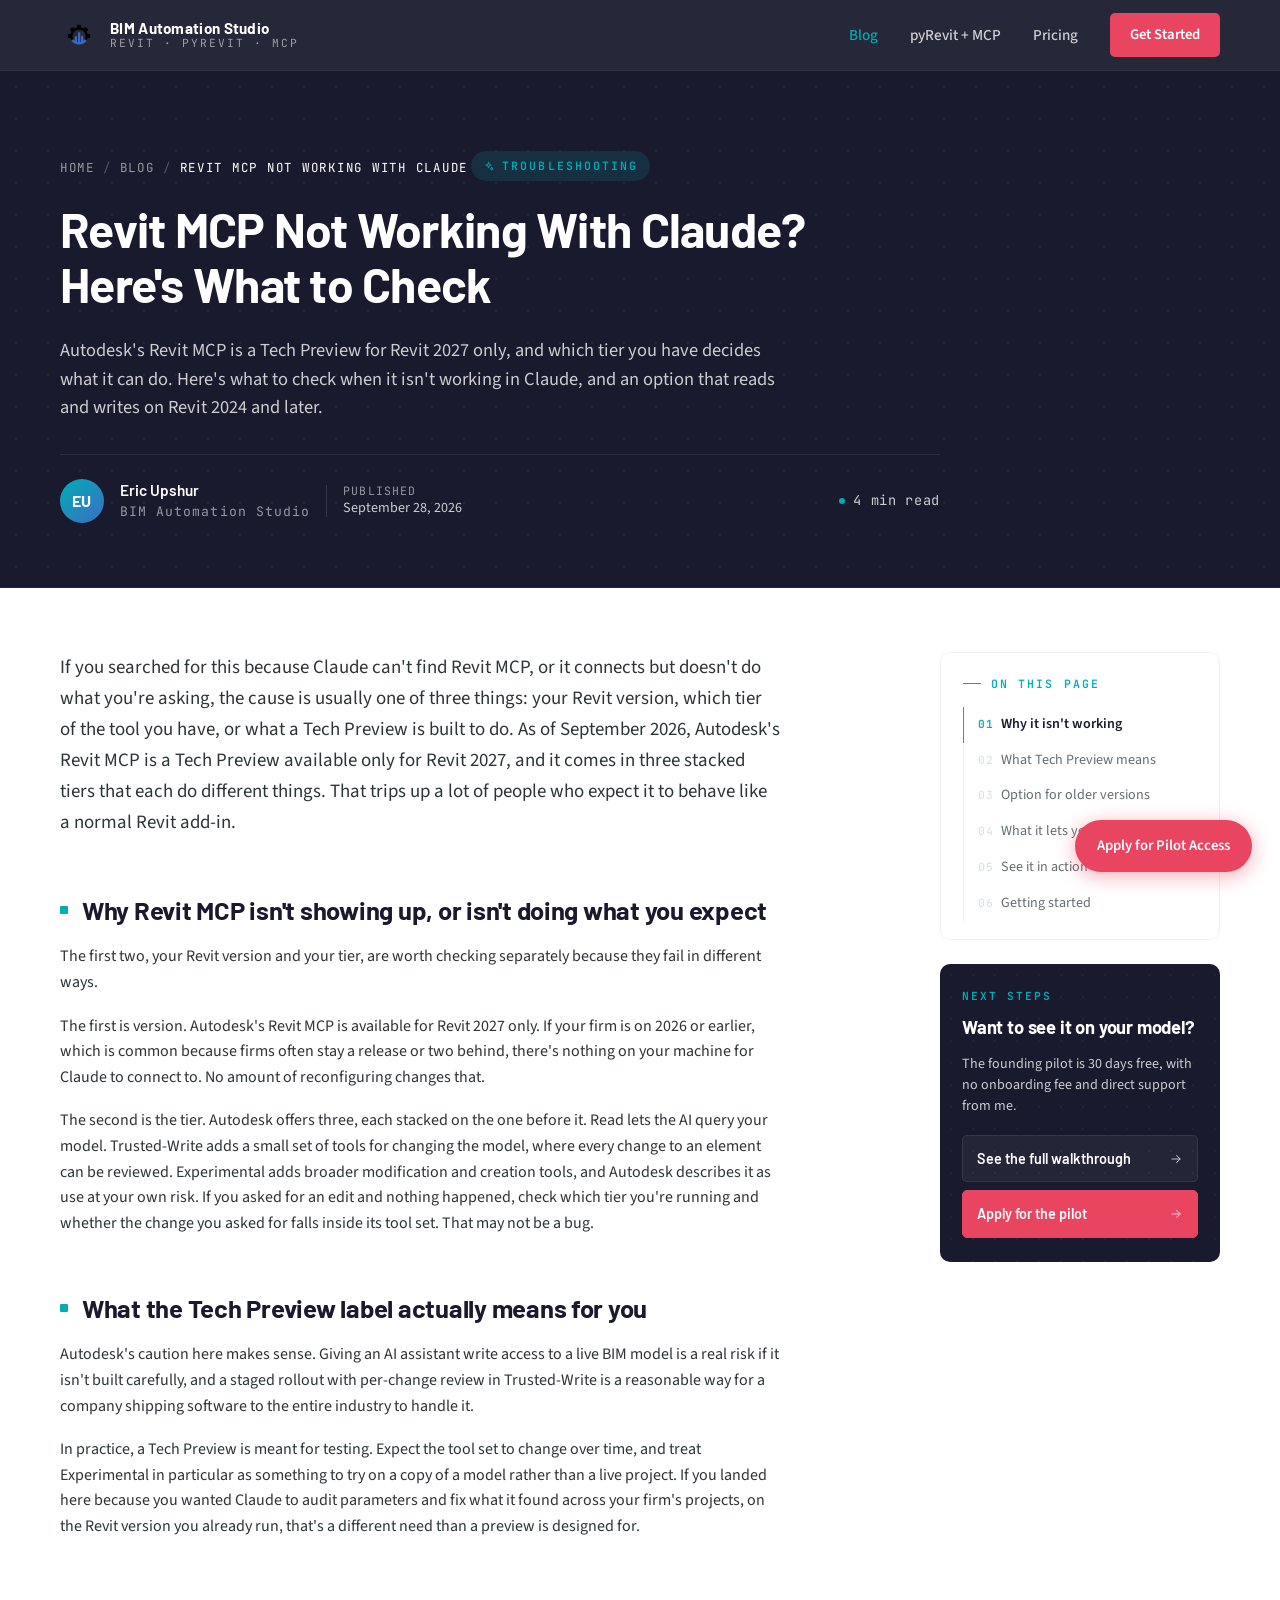
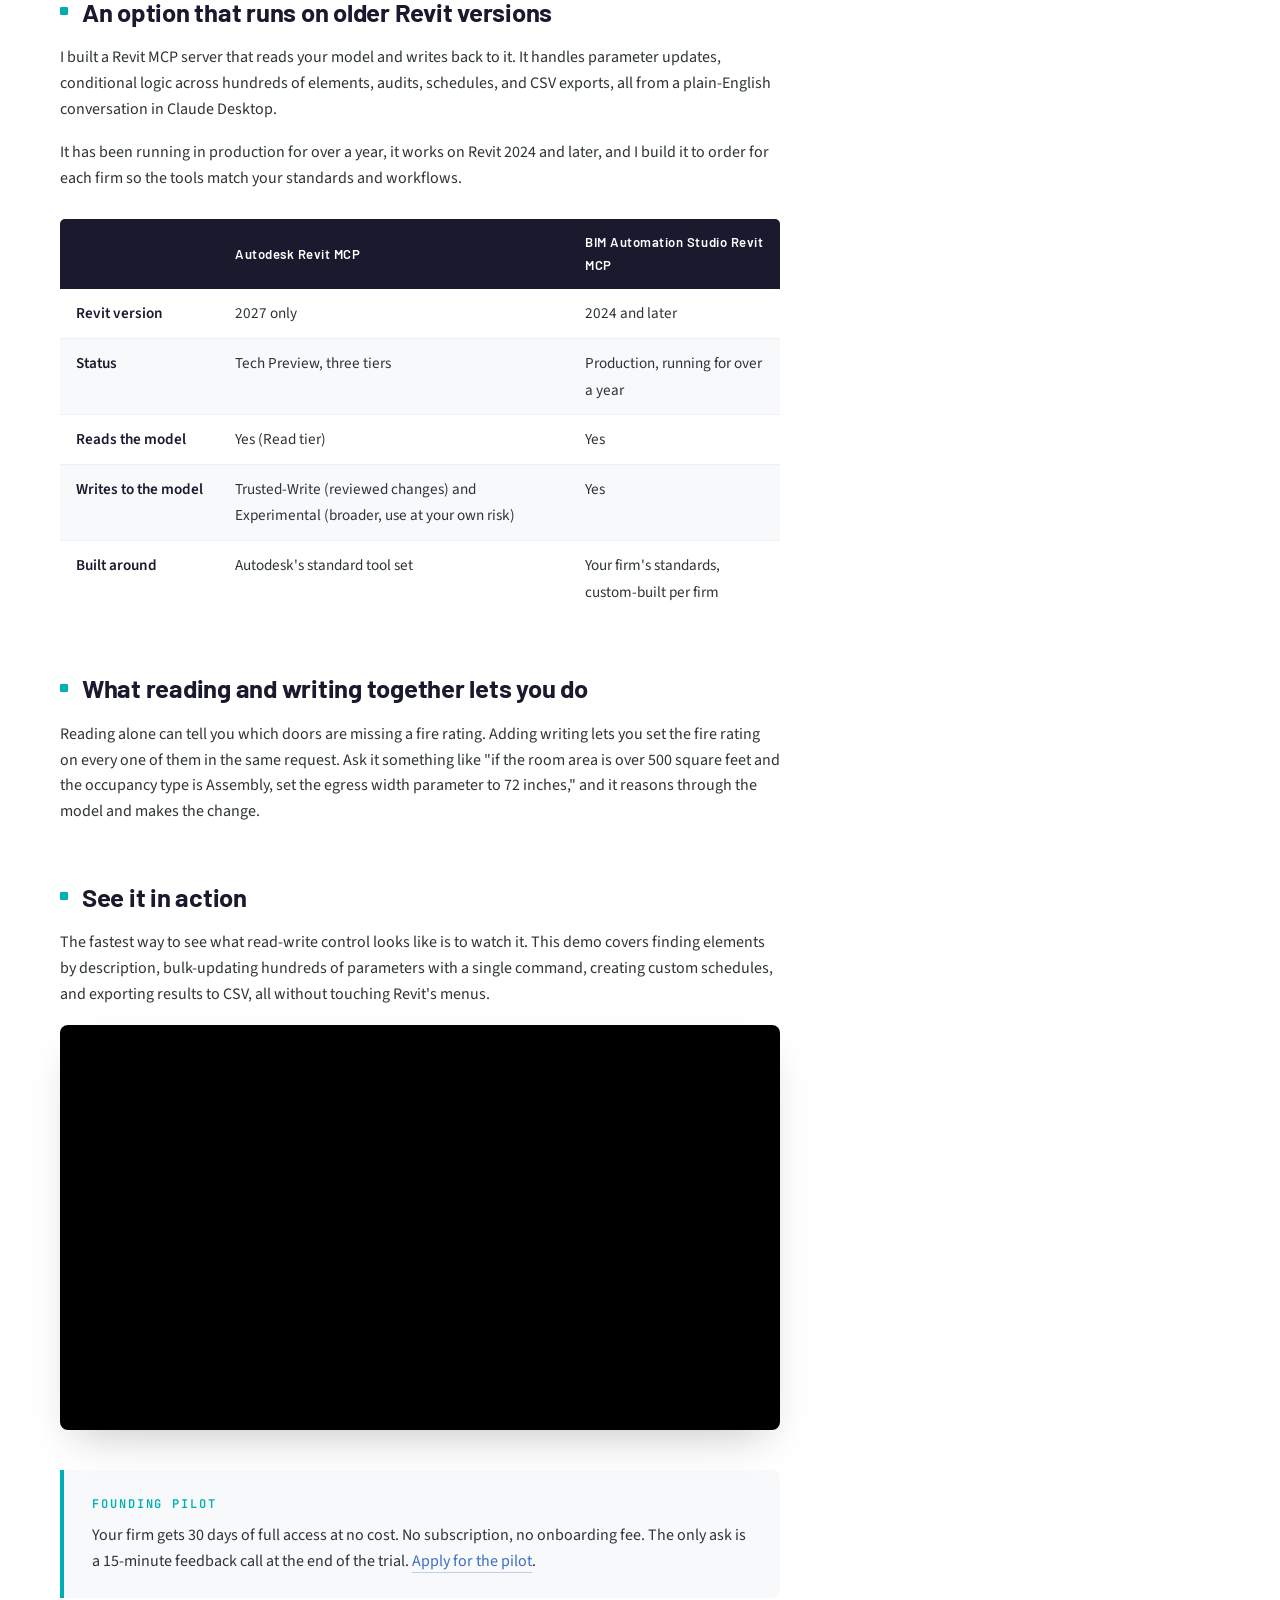
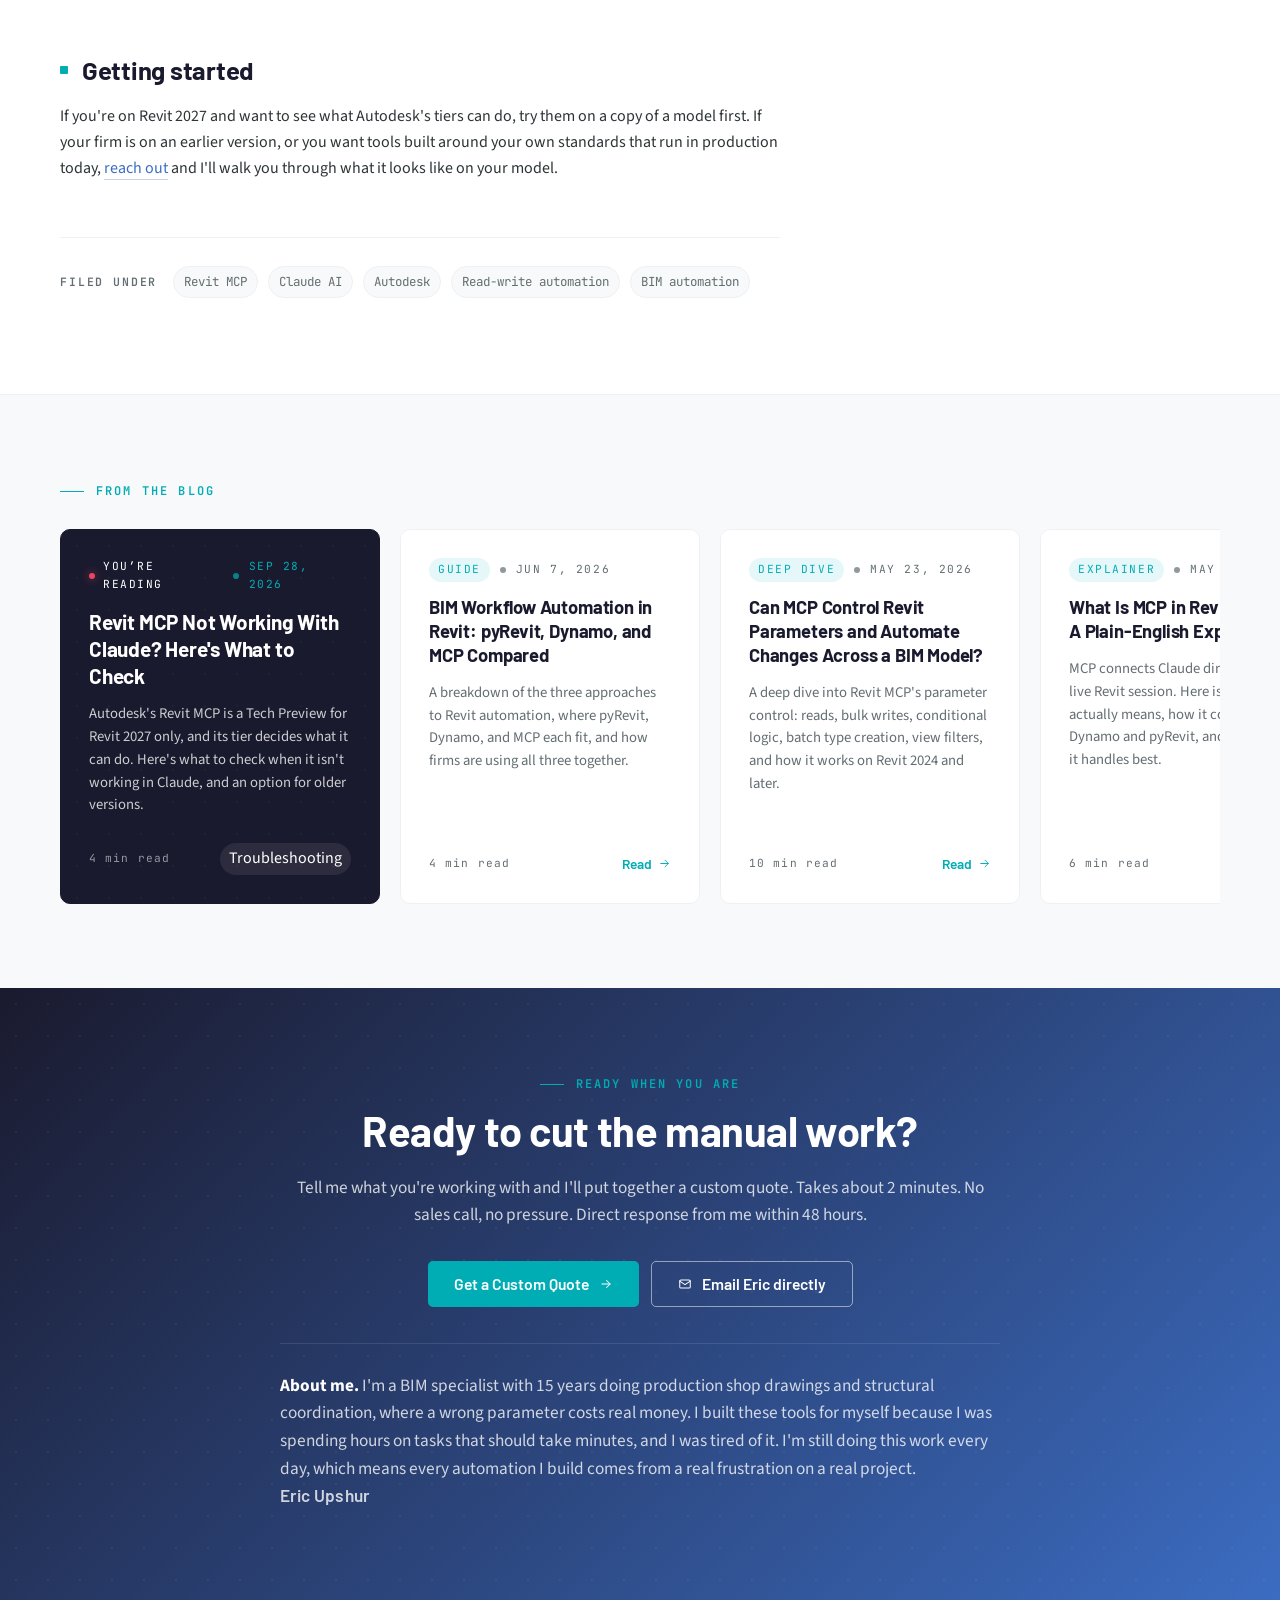
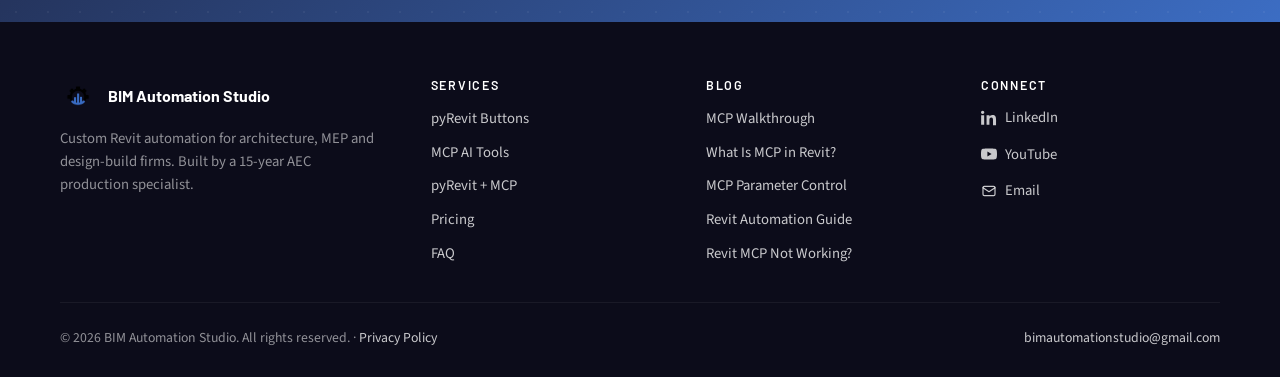
<file: blog-revit-mcp-not-working-claude.html>
<!DOCTYPE html>
<html lang="en">
<head>
<meta charset="UTF-8">
<meta name="viewport" content="width=device-width, initial-scale=1.0">
<title>Revit MCP Not Working With Claude? Here's What to Check · BIM Automation Studio</title>
<meta name="description" content="Autodesk's Revit MCP is a Tech Preview for Revit 2027 only, and its three tiers decide what it can do. Here's what to check when it isn't working in Claude, and an option for older Revit versions.">
<link rel="icon" href="favicon.png">
<link rel="canonical" href="https://bim-automation-studio.github.io/blog-revit-mcp-not-working-claude.html">
<meta property="og:type" content="article">
<meta property="og:url" content="https://bim-automation-studio.github.io/blog-revit-mcp-not-working-claude.html">
<meta property="og:title" content="Revit MCP Not Working With Claude? Here's What to Check · BIM Automation Studio">
<meta property="og:site_name" content="BIM Automation Studio">
<meta property="og:description" content="Autodesk's Revit MCP is a Tech Preview for Revit 2027 only, and its three tiers decide what it can do. Here's what to check when it isn't working in Claude, and an option for older Revit versions.">
<meta property="og:image" content="https://bim-automation-studio.github.io/assets/social-card.png">
<meta name="twitter:card" content="summary_large_image">
<meta name="twitter:title" content="Revit MCP Not Working With Claude? Here's What to Check · BIM Automation Studio">
<meta name="twitter:description" content="Autodesk's Revit MCP is a Tech Preview for Revit 2027 only, and its three tiers decide what it can do. Here's what to check when it isn't working in Claude, and an option for older Revit versions.">
<meta name="twitter:image" content="https://bim-automation-studio.github.io/assets/social-card.png">

<script type="application/ld+json">
{
  "@context": "https://schema.org",
  "@type": "Article",
  "headline": "Revit MCP Not Working With Claude? Here's What to Check",
  "author": { "@type": "Person", "name": "Eric Upshur" },
  "publisher": { "@type": "Organization", "name": "BIM Automation Studio" },
  "datePublished": "2026-09-28"
}
</script>

<script type="application/ld+json">
{
  "@context": "https://schema.org",
  "@type": "VideoObject",
  "name": "Revit MCP | Control Revit with AI and Natural Language",
  "description": "A full demo of Revit MCP: find elements by asking questions, bulk-update hundreds of parameters with one command, create custom schedules, and export reports to CSV, all through natural language with no Revit UI clicking required.",
  "thumbnailUrl": "https://i.ytimg.com/vi/FYK9sjsp464/maxresdefault.jpg",
  "uploadDate": "2026-01-06T16:13:25Z",
  "duration": "PT6M46S",
  "embedUrl": "https://www.youtube.com/embed/FYK9sjsp464",
  "contentUrl": "https://www.youtube.com/watch?v=FYK9sjsp464",
  "publisher": {
    "@type": "Organization",
    "name": "BIM Automation Studio",
    "logo": {
      "@type": "ImageObject",
      "url": "https://bim-automation-studio.github.io/assets/logo.png"
    }
  }
}
</script>

<!-- Google Analytics -->
<script async src="https://www.googletagmanager.com/gtag/js?id=G-WV3SV10YQT"></script>
<script>
  window.dataLayer = window.dataLayer || [];
  function gtag(){dataLayer.push(arguments);}
  gtag('js', new Date());
  gtag('config', 'G-WV3SV10YQT');
</script>

<link rel="stylesheet" href="colors_and_type.css">
<style>
* { box-sizing: border-box; }
body { margin: 0; background: var(--bas-paper); }
img { max-width: 100%; display: block; }
.container { max-width: var(--container); margin: 0 auto; padding: 0 var(--container-pad); }

.eyebrow {
  font-family: var(--font-mono);
  font-size: 12px;
  letter-spacing: 0.18em;
  text-transform: uppercase;
  color: var(--bas-teal);
  font-weight: 600;
  display: inline-flex; align-items: center; gap: 12px;
}
.eyebrow::before { content:""; width:24px; height:1px; background: var(--bas-teal); display: inline-block; }

.btn {
  display: inline-flex; align-items: center; gap: 10px;
  padding: 14px 26px; border-radius: var(--radius-sm);
  font-family: var(--font-display); font-size: 0.98rem; font-weight: 600;
  text-decoration: none; border: 0; cursor: pointer;
  transition: all 0.2s ease; line-height: 1; white-space: nowrap;
}
.btn--primary { background: var(--bas-coral); color: #fff; }
.btn--primary:hover { background: #d63d56; transform: translateY(-1px); box-shadow: var(--shadow-cta); color: #fff; }
.btn--ghost { background: transparent; color: #fff; border: 1.5px solid rgba(255,255,255,0.5); }
.btn--ghost:hover { background: rgba(255,255,255,0.08); color: #fff; border-color: #fff; }
.btn--teal { background: var(--bas-teal); color: #fff; }
.btn--teal:hover { background: #019199; color: #fff; }

.nav {
  position: sticky; top: 0; z-index: 100;
  background: rgba(26,26,46,0.94);
  backdrop-filter: blur(8px);
  border-bottom: 1px solid rgba(255,255,255,0.06);
}
.nav__inner { display: flex; align-items: center; justify-content: space-between; height: 70px; }
.nav__brand { display: flex; align-items: center; gap: 12px; text-decoration: none; }
.nav__brand img { height: 38px; width: auto; }
.nav__brand-text { display: flex; flex-direction: column; line-height: 1; font-family: var(--font-display); }
.nav__brand-text strong { color: #fff; font-weight: 700; font-size: 0.95rem; letter-spacing: 0.02em; }
.nav__brand-text span { color: var(--bas-on-navy-dim); font-size: 0.7rem; letter-spacing: 0.18em; text-transform: uppercase; margin-top: 2px; font-family: var(--font-mono); }
.nav__links { display: flex; align-items: center; gap: 32px; }
.nav__link { color: var(--bas-on-navy-mut); text-decoration: none; font-size: 0.95rem; font-weight: 500; transition: color 0.2s; }
.nav__link:hover, .nav__link.active { color: var(--bas-teal); }
.nav__cta {
  background: var(--bas-coral); color: #fff; padding: 10px 20px; border-radius: var(--radius-sm);
  font-weight: 600; font-size: 0.92rem; text-decoration: none; transition: background 0.2s;
}
.nav__cta:hover { background: #d63d56; color: #fff; }
.nav__burger { display: none; background: transparent; border: 0; color: #fff; cursor: pointer; padding: 8px; line-height: 0; }

.article-hero {
  background: var(--bas-navy);
  color: #fff;
  padding: 80px 0 64px;
  position: relative; overflow: hidden;
  border-bottom: 1px solid rgba(255,255,255,0.06);
}
.article-hero::before {
  content:""; position:absolute; inset:0;
  background-image: var(--pattern-dots);
  background-size: var(--pattern-dots-size);
  opacity: 0.6; pointer-events: none;
}
.article-hero__inner { position: relative; z-index: 1; max-width: 880px; }
.article-hero__crumbs {
  display: inline-flex; align-items: center; gap: 8px;
  font-family: var(--font-mono); font-size: 0.78rem; letter-spacing: 0.14em; text-transform: uppercase;
  color: var(--bas-on-navy-dim); margin-bottom: 24px;
}
.article-hero__crumbs a { color: var(--bas-on-navy-dim); text-decoration: none; }
.article-hero__crumbs a:hover { color: var(--bas-teal); }
.article-hero__crumbs .sep { color: rgba(255,255,255,0.25); }
.article-hero__tag {
  display: inline-flex; align-items: center; gap: 8px;
  background: rgba(0,173,181,0.14); color: var(--bas-teal);
  padding: 6px 12px; border-radius: var(--radius-pill);
  font-family: var(--font-mono); font-size: 0.72rem;
  letter-spacing: 0.18em; text-transform: uppercase; font-weight: 600;
  margin-bottom: 20px;
}
.article-hero h1 {
  font-family: var(--font-display);
  font-size: clamp(2.1rem, 3.2vw + 1rem, 3rem);
  font-weight: 700; color: #fff; line-height: 1.15;
  letter-spacing: -0.015em; margin: 0 0 24px;
  max-width: 820px;
}
.article-hero__deck {
  font-size: 1.15rem; line-height: 1.55;
  color: var(--bas-on-navy-mut);
  max-width: 720px; margin: 0 0 32px;
}
.article-hero__byline {
  display: flex; align-items: center; gap: 16px;
  padding-top: 24px;
  border-top: 1px solid rgba(255,255,255,0.08);
}
.byline__avatar {
  width: 44px; height: 44px; border-radius: 50%;
  background: linear-gradient(135deg, var(--bas-teal), var(--bas-blue));
  display: grid; place-items: center;
  font-family: var(--font-display); font-weight: 700; color: #fff;
  font-size: 1rem; letter-spacing: 0.02em;
}
.byline__meta { display: flex; flex-direction: column; gap: 2px; line-height: 1.3; }
.byline__name { color: #fff; font-family: var(--font-display); font-weight: 600; font-size: 0.96rem; }
.byline__org { color: var(--bas-on-navy-dim); font-size: 0.82rem; font-family: var(--font-mono); letter-spacing: 0.08em; }
.byline__sep { width: 1px; height: 32px; background: rgba(255,255,255,0.12); }
.byline__date {
  color: var(--bas-on-navy-mut); font-size: 0.88rem; line-height: 1.3;
  display: flex; flex-direction: column;
}
.byline__date small { font-family: var(--font-mono); font-size: 0.72rem; letter-spacing: 0.1em; text-transform: uppercase; color: var(--bas-on-navy-dim); }
.byline__readtime {
  margin-left: auto;
  color: var(--bas-on-navy-mut); font-size: 0.85rem;
  font-family: var(--font-mono); letter-spacing: 0.05em;
  display: flex; align-items: center; gap: 8px;
}
.byline__readtime::before {
  content:""; width: 6px; height: 6px; border-radius: 50%;
  background: var(--bas-teal); flex-shrink: 0;
}

.article-shell { background: #fff; padding: 64px 0 96px; }
.article-grid {
  display: grid;
  grid-template-columns: minmax(0, 1fr) 280px;
  gap: 64px;
  align-items: start;
}
.article {
  max-width: 720px;
  font-size: 1.05rem;
  line-height: 1.75;
  color: var(--bas-ink);
}
.article h2 {
  font-family: var(--font-display);
  font-size: 1.6rem; font-weight: 700;
  color: var(--bas-navy);
  letter-spacing: -0.01em; line-height: 1.25;
  margin: 56px 0 18px;
  scroll-margin-top: 90px;
  position: relative; padding-left: 22px;
}
.article h2::before {
  content:""; position: absolute; left: 0; top: 0.45em;
  width: 8px; height: 8px;
  background: var(--bas-teal); border-radius: 1px;
}
.article h2:first-child { margin-top: 0; }
.article p { margin: 0 0 18px; color: var(--bas-ink); }
.article p:first-child { font-size: 1.18rem; color: var(--bas-ink); line-height: 1.65; }
.article strong { color: var(--bas-navy); font-weight: 600; }
.article ul { margin: 0 0 22px; padding-left: 0; list-style: none; }
.article ul li { position: relative; padding: 4px 0 4px 28px; margin-bottom: 6px; }
.article ul li::before {
  content:""; position: absolute; left: 0; top: 0.85em;
  width: 14px; height: 1.5px; background: var(--bas-coral);
}
.article a { color: var(--bas-blue); border-bottom: 1px solid rgba(60,109,195,0.3); }
.article a:hover { color: var(--bas-teal); border-bottom-color: var(--bas-teal); }

.compare-table { width: 100%; border-collapse: collapse; margin: 28px 0 32px; font-size: 0.95rem; }
.compare-table th {
  background: var(--bas-navy); color: #fff;
  font-family: var(--font-display); font-weight: 600;
  padding: 12px 16px; text-align: left;
  font-size: 0.82rem; letter-spacing: 0.04em;
}
.compare-table th:first-child { border-radius: var(--radius-sm) 0 0 0; }
.compare-table th:last-child { border-radius: 0 var(--radius-sm) 0 0; }
.compare-table td { padding: 11px 16px; border-bottom: 1px solid var(--bas-line); color: var(--bas-ink); vertical-align: top; }
.compare-table tr:last-child td { border-bottom: none; }
.compare-table tr:nth-child(even) td { background: var(--bas-paper); }
.compare-table td:first-child { font-weight: 600; color: var(--bas-navy); white-space: nowrap; }

.article-callout {
  background: var(--bas-paper);
  border-left: 4px solid var(--bas-teal);
  border-radius: 0 var(--radius-md) var(--radius-md) 0;
  padding: 24px 28px; margin: 32px 0;
}
.article-callout__label {
  font-family: var(--font-mono); font-size: 0.75rem;
  letter-spacing: 0.16em; text-transform: uppercase;
  color: var(--bas-teal); font-weight: 600; margin-bottom: 8px;
}
.article-callout p { margin: 0; font-size: 1rem; }

.article-video {
  position: relative; padding-bottom: 56.25%; height: 0; overflow: hidden;
  border-radius: var(--radius-md); margin: 8px 0 40px; background: #000;
  box-shadow: 0 20px 40px -16px rgba(26,26,46,0.25);
}
.article-video iframe { position: absolute; top: 0; left: 0; width: 100%; height: 100%; border: 0; }

.article-tags {
  margin-top: 56px; padding-top: 28px;
  border-top: 1px solid var(--bas-line);
  display: flex; align-items: center; gap: 10px; flex-wrap: wrap;
}
.article-tags__label {
  font-family: var(--font-mono); font-size: 0.72rem;
  letter-spacing: 0.16em; text-transform: uppercase;
  color: var(--bas-ink-muted); font-weight: 600; margin-right: 6px;
}
.article-tag {
  display: inline-block; font-family: var(--font-mono); font-size: 0.78rem;
  padding: 4px 10px; background: var(--bas-paper);
  border: 1px solid var(--bas-line); border-radius: var(--radius-pill);
  color: var(--bas-ink-muted);
}

.sidebar { position: sticky; top: 90px; display: flex; flex-direction: column; gap: 24px; }
.toc { background: #fff; border: 1px solid var(--bas-line); border-radius: var(--radius-lg); padding: 22px 22px 18px; }
.toc__label {
  font-family: var(--font-mono); font-size: 0.72rem;
  letter-spacing: 0.18em; text-transform: uppercase;
  color: var(--bas-teal); font-weight: 600; margin-bottom: 14px;
  display: flex; align-items: center; gap: 10px;
}
.toc__label::before { content:""; width: 18px; height: 1px; background: var(--bas-teal); }
.toc__list { list-style: none; margin: 0; padding: 0; counter-reset: toc; }
.toc__list li { counter-increment: toc; border-left: 1.5px solid var(--bas-line); margin: 0; }
.toc__list li.is-active { border-left-color: var(--bas-teal); }
.toc__list a {
  display: block; padding: 8px 0 8px 14px;
  font-size: 0.88rem; color: var(--bas-ink-muted);
  text-decoration: none; line-height: 1.4; transition: color 0.15s; position: relative;
}
.toc__list a::before {
  content: counter(toc, decimal-leading-zero);
  font-family: var(--font-mono); font-size: 0.7rem;
  color: var(--bas-line-strong); margin-right: 8px; letter-spacing: 0.05em;
}
.toc__list a:hover { color: var(--bas-blue); }
.toc__list li.is-active a { color: var(--bas-navy); font-weight: 600; }
.toc__list li.is-active a::before { color: var(--bas-teal); }

.cta-card {
  background: var(--bas-navy); color: #fff;
  border-radius: var(--radius-lg); padding: 24px 22px;
  position: relative; overflow: hidden;
}
.cta-card::before {
  content:""; position:absolute; inset:0;
  background-image: var(--pattern-dots);
  background-size: 22px 22px; opacity: 0.5; pointer-events: none;
}
.cta-card > * { position: relative; z-index: 1; }
.cta-card__label {
  font-family: var(--font-mono); font-size: 0.7rem;
  letter-spacing: 0.18em; text-transform: uppercase;
  color: var(--bas-teal); font-weight: 600; margin-bottom: 10px;
}
.cta-card h3 { font-family: var(--font-display); font-size: 1.15rem; font-weight: 700; color: #fff; line-height: 1.3; margin: 0 0 14px; }
.cta-card p { font-size: 0.88rem; color: var(--bas-on-navy-mut); line-height: 1.5; margin: 0 0 18px; }
.cta-card__actions { display: flex; flex-direction: column; gap: 8px; }
.cta-card__action {
  display: flex; align-items: center; justify-content: space-between;
  padding: 11px 14px;
  background: rgba(255,255,255,0.05); border: 1px solid rgba(255,255,255,0.08);
  border-radius: var(--radius-sm); color: #fff; text-decoration: none;
  font-size: 0.9rem; font-family: var(--font-display); font-weight: 600; transition: all 0.2s;
}
.cta-card__action:hover { background: rgba(0,173,181,0.16); border-color: var(--bas-teal); color: #fff; }
.cta-card__action--primary { background: var(--bas-coral); border-color: var(--bas-coral); }
.cta-card__action--primary:hover { background: #d63d56; border-color: #d63d56; }
.cta-card__action svg { width: 14px; height: 14px; flex-shrink: 0; opacity: 0.7; }
.cta-card__action:hover svg { opacity: 1; transform: translateX(2px); transition: transform 0.2s; }

.final-cta { padding: 80px 0; background: var(--grad-hero); color: #fff; position: relative; overflow: hidden; text-align: center; }
.final-cta::before {
  content:""; position:absolute; inset:0;
  background-image: var(--pattern-dots);
  background-size: var(--pattern-dots-size); opacity: 0.7;
}
.final-cta__inner { position: relative; z-index: 1; max-width: 760px; margin: 0 auto; }
.final-cta h2 {
  color: #fff; font-family: var(--font-display);
  font-size: clamp(1.9rem, 2.6vw + 1rem, 2.6rem);
  font-weight: 700; line-height: 1.2; margin: 12px 0 18px;
}
.final-cta p { color: var(--bas-on-navy-mut); font-size: 1.08rem; line-height: 1.6; margin: 0 0 32px; }
.final-cta__buttons { display: flex; gap: 12px; justify-content: center; flex-wrap: wrap; margin-bottom: 36px; }
.final-cta__bio {
  margin-top: 28px; padding-top: 28px;
  border-top: 1px solid rgba(255,255,255,0.1);
  font-size: 0.95rem; color: var(--bas-on-navy-mut); line-height: 1.6; text-align: left;
}
.final-cta__bio strong { color: #fff; }
.final-cta__sig { margin-top: 14px; color: #fff; font-weight: 600; font-family: var(--font-display); letter-spacing: 0.02em; }

.footer { background: #0c0c1a; color: var(--bas-on-navy-mut); padding: 56px 0 28px; }
.footer__top {
  display: grid; grid-template-columns: 1.4fr 1fr 1fr 1fr;
  gap: 36px; padding-bottom: 36px; border-bottom: 1px solid rgba(255,255,255,0.06);
}
.footer__brand { display: flex; align-items: center; gap: 12px; margin-bottom: 14px; }
.footer__brand img { height: 36px; }
.footer__brand strong { color: #fff; font-family: var(--font-display); font-size: 1rem; }
.footer__tag { color: var(--bas-on-navy-dim); font-size: 0.92rem; line-height: 1.55; max-width: 320px; margin: 0; }
.footer__col h4 {
  color: #fff; font-family: var(--font-display);
  font-size: 0.78rem; letter-spacing: 0.14em; text-transform: uppercase;
  margin: 0 0 14px; font-weight: 600;
}
.footer__col ul { list-style: none; margin: 0; padding: 0; display: flex; flex-direction: column; gap: 8px; }
.footer__col a {
  color: var(--bas-on-navy-mut); text-decoration: none; font-size: 0.92rem;
  display: inline-flex; align-items: center; gap: 8px;
}
.footer__col a:hover { color: var(--bas-teal); }
.footer__bottom {
  display: flex; justify-content: space-between; align-items: center;
  padding-top: 24px; font-size: 0.86rem; color: var(--bas-on-navy-dim);
  flex-wrap: wrap; gap: 12px;
}
.footer__bottom a { color: var(--bas-on-navy-mut); text-decoration: none; }
.footer__bottom a:hover { color: var(--bas-teal); }

.ic { width: 16px; height: 16px; stroke: currentColor; fill: none; stroke-width: 1.75; stroke-linecap: round; stroke-linejoin: round; flex-shrink: 0; }

@media (max-width: 1000px) {
  .article-grid { grid-template-columns: 1fr; gap: 40px; }
  .sidebar { position: static; order: 2; max-width: 720px; }
  .toc { display: none; }
  .footer__top { grid-template-columns: 1fr 1fr; }
}
@media (max-width: 720px) {
  .nav__links {
    display: none; position: absolute; top: 70px; left: 0; right: 0;
    background: var(--bas-navy); flex-direction: column; align-items: stretch;
    padding: 16px 20px 24px; gap: 4px;
    border-top: 1px solid rgba(255,255,255,0.06);
    border-bottom: 1px solid rgba(255,255,255,0.06);
  }
  .nav__links.open { display: flex; }
  .nav__links .nav__link { padding: 12px 0; font-size: 1rem; }
  .nav__cta { width: 100%; text-align: center; margin-top: 8px; }
  .nav__burger { display: inline-block; }
  .article-hero { padding: 48px 0 40px; }
  .article-hero h1 { font-size: 1.85rem; }
  .article-hero__deck { font-size: 1rem; }
  .article-hero__byline { flex-wrap: wrap; }
  .byline__readtime { margin-left: 0; width: 100%; padding-top: 8px; }
  .article-shell { padding: 40px 0 64px; }
  .article { font-size: 1rem; }
  .article h2 { font-size: 1.35rem; margin-top: 40px; }
  .compare-table { font-size: 0.85rem; }
  .compare-table td, .compare-table th { padding: 9px 10px; }
  .footer__top { grid-template-columns: 1fr; }
  .footer__bottom { flex-direction: column; align-items: flex-start; }
}

/* ============================================================
   BLOG FEED: "From the blog"
   ============================================================ */
.blog-feed { background: var(--bas-paper); padding: 80px 0; border-top: 1px solid var(--bas-line); }
.blog-feed__head { display: flex; align-items: end; justify-content: space-between; margin-bottom: 36px; gap: 24px; flex-wrap: wrap; }
.blog-feed__scroll-wrapper { position: relative; }
.blog-feed__grid { display: flex; gap: 20px; overflow-x: auto; scroll-behavior: smooth; scrollbar-width: none; -ms-overflow-style: none; padding-bottom: 4px; }
.blog-feed__grid::-webkit-scrollbar { display: none; }
.blog-feed__arrow { position: absolute; top: 50%; transform: translateY(-50%); background: #fff; border: 1px solid var(--bas-line); width: 36px; height: 36px; border-radius: 50%; display: flex; align-items: center; justify-content: center; cursor: pointer; z-index: 10; opacity: 0; transition: opacity 0.2s; box-shadow: 0 2px 8px rgba(0,0,0,0.1); color: var(--bas-navy); }
.blog-feed__scroll-wrapper:hover .blog-feed__arrow { opacity: 1; }
.blog-feed__arrow--left { left: -18px; }
.blog-feed__arrow--right { right: -18px; }
@media (max-width: 900px) { .blog-feed__arrow { opacity: 0.8; } }
.post-card {
  display: flex; flex-direction: column; gap: 14px;
  flex: 0 0 300px; min-width: 300px;
  padding: 28px;
  background: #fff;
  border: 1px solid var(--bas-line);
  border-radius: var(--radius-lg);
  text-decoration: none; color: inherit;
  transition: transform 0.2s ease, border-color 0.2s ease, box-shadow 0.2s ease;
  position: relative;
  min-height: 240px;
}
.post-card--current { background: var(--bas-navy); color: #fff; border-color: var(--bas-navy); cursor: default; flex: 0 0 320px; min-width: 320px; }
.post-card--current::before { content:""; position:absolute; inset:0; border-radius: var(--radius-lg); background-image: var(--pattern-dots); background-size: var(--pattern-dots-size); opacity: 0.45; pointer-events: none; }
.post-card--current > * { position: relative; z-index: 1; }
.post-card:not(.post-card--current):hover { transform: translateY(-2px); border-color: var(--bas-teal); box-shadow: var(--shadow-lift); }
.post-card__meta { display: flex; align-items: center; gap: 10px; font-family: var(--font-mono); font-size: 0.7rem; letter-spacing: 0.14em; text-transform: uppercase; color: var(--bas-ink-muted); }
.post-card--current .post-card__meta { color: var(--bas-teal); }
.post-card__meta-dot { width: 6px; height: 6px; border-radius: 50%; background: currentColor; opacity: 0.7; }
.post-card__tag { background: rgba(0,173,181,0.1); color: var(--bas-teal); padding: 3px 9px; border-radius: var(--radius-pill); }
.post-card--current .post-card__tag { background: rgba(0,173,181,0.18); }
.post-card__title { font-family: var(--font-display); font-size: 1.15rem; font-weight: 700; line-height: 1.3; color: var(--bas-navy); margin: 0; }
.post-card--current .post-card__title { color: #fff; font-size: 1.3rem; }
.post-card__excerpt { color: var(--bas-ink-muted); font-size: 0.92rem; line-height: 1.55; margin: 0; }
.post-card--current .post-card__excerpt { color: var(--bas-on-navy-mut); }
.post-card__foot { margin-top: auto; display: flex; align-items: center; justify-content: space-between; padding-top: 12px; }
.post-card__readtime { font-family: var(--font-mono); font-size: 0.7rem; letter-spacing: 0.1em; color: var(--bas-ink-muted); }
.post-card--current .post-card__readtime { color: var(--bas-on-navy-dim); }
.post-card__cta { font-family: var(--font-display); font-weight: 600; font-size: 0.86rem; color: var(--bas-teal); display: inline-flex; align-items: center; gap: 6px; }
.post-card__cta svg { width: 14px; height: 14px; transition: transform 0.2s ease; }
.post-card:hover .post-card__cta svg { transform: translateX(3px); }
.post-card__youre-here { display: inline-flex; align-items: center; gap: 8px; font-family: var(--font-mono); font-size: 0.7rem; letter-spacing: 0.14em; text-transform: uppercase; color: #fff; }
.post-card__youre-here::before { content:""; width: 6px; height: 6px; border-radius: 50%; background: var(--bas-coral); box-shadow: 0 0 8px rgba(233,69,96,0.7); }

/* ── FLOATING CTA ── */
.floating-cta {
  position: fixed; bottom: 28px; right: 28px; z-index: 999;
  background: var(--bas-coral); color: #fff;
  padding: 14px 22px; border-radius: var(--radius-pill);
  font-family: var(--font-body); font-weight: 600; font-size: 0.92rem;
  text-decoration: none; white-space: nowrap;
  box-shadow: 0 4px 20px rgba(233,69,96,0.45);
  transition: background 0.2s, transform 0.2s, box-shadow 0.2s;
}
.floating-cta:hover { background: #d63d56; transform: translateY(-2px); box-shadow: 0 6px 28px rgba(233,69,96,0.55); color: #fff; }
</style>
</head>
<body>

<svg width="0" height="0" style="position:absolute;width:0;height:0;overflow:hidden" aria-hidden="true">
  <defs>
    <symbol id="i-arrow-right" viewBox="0 0 24 24"><path d="M5 12h14"/><path d="M13 6l6 6-6 6"/></symbol>
    <symbol id="i-mail" viewBox="0 0 24 24"><path d="M3 7l9 6 9-6"/><rect x="3" y="5" width="18" height="14" rx="2"/></symbol>
    <symbol id="i-linkedin" viewBox="0 0 24 24" fill="currentColor" stroke="none"><path d="M4.98 3.5C4.98 4.88 3.87 6 2.5 6S0 4.88 0 3.5 1.12 1 2.5 1s2.48 1.12 2.48 2.5zM.22 8h4.56v14H.22V8zM8.34 8h4.37v1.92h.06c.61-1.15 2.1-2.36 4.32-2.36 4.62 0 5.47 3.04 5.47 7v8.44h-4.56v-7.49c0-1.79-.04-4.1-2.5-4.1-2.5 0-2.88 1.95-2.88 3.97V22H8.34V8z"/></symbol>
    <symbol id="i-youtube" viewBox="0 0 24 24" fill="currentColor" stroke="none"><path d="M23.5 6.2a3 3 0 0 0-2.1-2.1C19.5 3.6 12 3.6 12 3.6s-7.5 0-9.4.5A3 3 0 0 0 .5 6.2C0 8.1 0 12 0 12s0 3.9.5 5.8a3 3 0 0 0 2.1 2.1c1.9.5 9.4.5 9.4.5s7.5 0 9.4-.5a3 3 0 0 0 2.1-2.1c.5-1.9.5-5.8.5-5.8s0-3.9-.5-5.8zM9.6 15.6V8.4l6.3 3.6-6.3 3.6z"/></symbol>
    <symbol id="i-menu" viewBox="0 0 24 24"><path d="M3 6h18"/><path d="M3 12h18"/><path d="M3 18h18"/></symbol>
    <symbol id="i-sparkles" viewBox="0 0 24 24"><path d="M12 3l1.5 4.5L18 9l-4.5 1.5L12 15l-1.5-4.5L6 9l4.5-1.5L12 3z"/><path d="M19 14l.7 2.1L22 17l-2.3.9L19 20l-.7-2.1L16 17l2.3-.9L19 14z"/></symbol>
  </defs>
</svg>

<!-- NAV -->
<header class="nav">
  <div class="container nav__inner">
    <a href="index.html" class="nav__brand" aria-label="BIM Automation Studio">
      <img src="assets/logo-transparent.png" alt="">
      <span class="nav__brand-text"><strong>BIM Automation Studio</strong><span>Revit · pyRevit · MCP</span></span>
    </a>
    <button class="nav__burger" aria-label="Menu" id="burger"><svg class="ic" style="width:24px;height:24px"><use href="#i-menu"/></svg></button>
    <nav class="nav__links" id="nav-links">
      <a href="blog.html" class="nav__link active">Blog</a>
      <a href="pyrevit-mcp.html" class="nav__link">pyRevit + MCP</a>
      <a href="pricing.html" class="nav__link">Pricing</a>
      <a href="pricing.html#get-in-touch" class="nav__cta">Get Started</a>
    </nav>
  </div>
</header>

<!-- ARTICLE HERO -->
<section class="article-hero">
  <div class="container">
    <div class="article-hero__inner">
      <div class="article-hero__crumbs">
        <a href="index.html">Home</a>
        <span class="sep">/</span>
        <a href="blog.html">Blog</a>
        <span class="sep">/</span>
        <span style="color:#fff">Revit MCP not working with Claude</span>
      </div>
      <span class="article-hero__tag"><svg class="ic" style="width:11px;height:11px"><use href="#i-sparkles"/></svg> Troubleshooting</span>
      <h1>Revit MCP Not Working With Claude? Here's What to Check</h1>
      <p class="article-hero__deck">Autodesk's Revit MCP is a Tech Preview for Revit 2027 only, and which tier you have decides what it can do. Here's what to check when it isn't working in Claude, and an option that reads and writes on Revit 2024 and later.</p>
      <div class="article-hero__byline">
        <div class="byline__avatar">EU</div>
        <div class="byline__meta">
          <span class="byline__name">Eric Upshur</span>
          <span class="byline__org">BIM Automation Studio</span>
        </div>
        <div class="byline__sep"></div>
        <div class="byline__date">
          <small>Published</small>
          <span>September 28, 2026</span>
        </div>
        <span class="byline__readtime">4 min read</span>
      </div>
    </div>
  </div>
</section>

<!-- ARTICLE BODY -->
<section class="article-shell">
  <div class="container">
    <div class="article-grid">

      <article class="article">

        <p>If you searched for this because Claude can't find Revit MCP, or it connects but doesn't do what you're asking, the cause is usually one of three things: your Revit version, which tier of the tool you have, or what a Tech Preview is built to do. As of September 2026, Autodesk's Revit MCP is a Tech Preview available only for Revit 2027, and it comes in three stacked tiers that each do different things. That trips up a lot of people who expect it to behave like a normal Revit add-in.</p>

        <h2 id="why-not-working">Why Revit MCP isn't showing up, or isn't doing what you expect</h2>
        <p>The first two, your Revit version and your tier, are worth checking separately because they fail in different ways.</p>
        <p>The first is version. Autodesk's Revit MCP is available for Revit 2027 only. If your firm is on 2026 or earlier, which is common because firms often stay a release or two behind, there's nothing on your machine for Claude to connect to. No amount of reconfiguring changes that.</p>
        <p>The second is the tier. Autodesk offers three, each stacked on the one before it. Read lets the AI query your model. Trusted-Write adds a small set of tools for changing the model, where every change to an element can be reviewed. Experimental adds broader modification and creation tools, and Autodesk describes it as use at your own risk. If you asked for an edit and nothing happened, check which tier you're running and whether the change you asked for falls inside its tool set. That may not be a bug.</p>

        <h2 id="tech-preview-limits">What the Tech Preview label actually means for you</h2>
        <p>Autodesk's caution here makes sense. Giving an AI assistant write access to a live BIM model is a real risk if it isn't built carefully, and a staged rollout with per-change review in Trusted-Write is a reasonable way for a company shipping software to the entire industry to handle it.</p>
        <p>In practice, a Tech Preview is meant for testing. Expect the tool set to change over time, and treat Experimental in particular as something to try on a copy of a model rather than a live project. If you landed here because you wanted Claude to audit parameters and fix what it found across your firm's projects, on the Revit version you already run, that's a different need than a preview is designed for.</p>

        <h2 id="read-write-alternative">An option that runs on older Revit versions</h2>
        <p>I built a Revit MCP server that reads your model and writes back to it. It handles parameter updates, conditional logic across hundreds of elements, audits, schedules, and CSV exports, all from a plain-English conversation in Claude Desktop.</p>
        <p>It has been running in production for over a year, it works on Revit 2024 and later, and I build it to order for each firm so the tools match your standards and workflows.</p>

        <table class="compare-table">
          <thead>
            <tr>
              <th></th>
              <th>Autodesk Revit MCP</th>
              <th>BIM Automation Studio Revit MCP</th>
            </tr>
          </thead>
          <tbody>
            <tr>
              <td>Revit version</td>
              <td>2027 only</td>
              <td>2024 and later</td>
            </tr>
            <tr>
              <td>Status</td>
              <td>Tech Preview, three tiers</td>
              <td>Production, running for over a year</td>
            </tr>
            <tr>
              <td>Reads the model</td>
              <td>Yes (Read tier)</td>
              <td>Yes</td>
            </tr>
            <tr>
              <td>Writes to the model</td>
              <td>Trusted-Write (reviewed changes) and Experimental (broader, use at your own risk)</td>
              <td>Yes</td>
            </tr>
            <tr>
              <td>Built around</td>
              <td>Autodesk's standard tool set</td>
              <td>Your firm's standards, custom-built per firm</td>
            </tr>
          </tbody>
        </table>

        <h2 id="what-read-write-unlocks">What reading and writing together lets you do</h2>
        <p>Reading alone can tell you which doors are missing a fire rating. Adding writing lets you set the fire rating on every one of them in the same request. Ask it something like "if the room area is over 500 square feet and the occupancy type is Assembly, set the egress width parameter to 72 inches," and it reasons through the model and makes the change.</p>

        <h2 id="see-it-in-action">See it in action</h2>
        <p>The fastest way to see what read-write control looks like is to watch it. This demo covers finding elements by description, bulk-updating hundreds of parameters with a single command, creating custom schedules, and exporting results to CSV, all without touching Revit's menus.</p>

        <div class="article-video">
          <iframe loading="lazy" src="https://www.youtube.com/embed/FYK9sjsp464" title="Revit MCP: Control Revit with AI and Natural Language (Full Demo)" allow="accelerometer; autoplay; clipboard-write; encrypted-media; gyroscope; picture-in-picture" allowfullscreen></iframe>
        </div>

        <div class="article-callout">
          <div class="article-callout__label">Founding pilot</div>
          <p>Your firm gets 30 days of full access at no cost. No subscription, no onboarding fee. The only ask is a 15-minute feedback call at the end of the trial. <a href="pricing.html#get-in-touch">Apply for the pilot</a>.</p>
        </div>

        <h2 id="getting-started">Getting started</h2>
        <p>If you're on Revit 2027 and want to see what Autodesk's tiers can do, try them on a copy of a model first. If your firm is on an earlier version, or you want tools built around your own standards that run in production today, <a href="pricing.html#get-in-touch">reach out</a> and I'll walk you through what it looks like on your model.</p>

        <div class="article-tags">
          <span class="article-tags__label">Filed under</span>
          <span class="article-tag">Revit MCP</span>
          <span class="article-tag">Claude AI</span>
          <span class="article-tag">Autodesk</span>
          <span class="article-tag">Read-write automation</span>
          <span class="article-tag">BIM automation</span>
        </div>
      </article>

      <!-- SIDEBAR -->
      <aside class="sidebar" aria-label="Article sidebar">
        <nav class="toc" aria-label="Table of contents">
          <div class="toc__label">On this page</div>
          <ol class="toc__list" id="toc-list">
            <li><a href="#why-not-working">Why it isn't working</a></li>
            <li><a href="#tech-preview-limits">What Tech Preview means</a></li>
            <li><a href="#read-write-alternative">Option for older versions</a></li>
            <li><a href="#what-read-write-unlocks">What it lets you do</a></li>
            <li><a href="#see-it-in-action">See it in action</a></li>
            <li><a href="#getting-started">Getting started</a></li>
          </ol>
        </nav>

        <div class="cta-card">
          <div class="cta-card__label">Next steps</div>
          <h3>Want to see it on your model?</h3>
          <p>The founding pilot is 30 days free, with no onboarding fee and direct support from me.</p>
          <div class="cta-card__actions">
            <a href="blog-revit-mcp-natural-language-control.html" class="cta-card__action">
              <span>See the full walkthrough</span>
              <svg class="ic"><use href="#i-arrow-right"/></svg>
            </a>
            <a href="pricing.html#get-in-touch" class="cta-card__action cta-card__action--primary">
              <span>Apply for the pilot</span>
              <svg class="ic"><use href="#i-arrow-right"/></svg>
            </a>
          </div>
        </div>
      </aside>

    </div>
  </div>
</section>

<!-- BLOG FEED -->
<section class="blog-feed" aria-label="More from the blog">
  <div class="container">
    <div class="blog-feed__head" style="display:block;margin-bottom:28px;">
      <div class="eyebrow" style="color:var(--bas-teal)"><span>From the blog</span></div>
    </div>
    <div class="blog-feed__scroll-wrapper">
      <button class="blog-feed__arrow blog-feed__arrow--left" aria-label="Scroll left">
        <svg style="width:16px;height:16px" fill="none" stroke="currentColor" stroke-width="2" viewBox="0 0 24 24"><path d="M15 18l-6-6 6-6"/></svg>
      </button>
      <div class="blog-feed__grid">

        <article class="post-card post-card--current" aria-current="page">
          <div class="post-card__meta">
            <span class="post-card__youre-here">You&rsquo;re reading</span>
            <span class="post-card__meta-dot"></span>
            <span>Sep 28, 2026</span>
          </div>
          <h3 class="post-card__title">Revit MCP Not Working With Claude? Here's What to Check</h3>
          <p class="post-card__excerpt">Autodesk's Revit MCP is a Tech Preview for Revit 2027 only, and its tier decides what it can do. Here's what to check when it isn't working in Claude, and an option for older versions.</p>
          <div class="post-card__foot">
            <span class="post-card__readtime">4 min read</span>
            <span class="post-card__tag" style="background:rgba(255,255,255,0.08);color:#fff">Troubleshooting</span>
          </div>
        </article>

        <a href="blog-revit-workflow-automation-guide.html" class="post-card">
          <div class="post-card__meta">
            <span class="post-card__tag">Guide</span>
            <span class="post-card__meta-dot"></span>
            <span>Jun 7, 2026</span>
          </div>
          <h3 class="post-card__title">BIM Workflow Automation in Revit: pyRevit, Dynamo, and MCP Compared</h3>
          <p class="post-card__excerpt">A breakdown of the three approaches to Revit automation, where pyRevit, Dynamo, and MCP each fit, and how firms are using all three together.</p>
          <div class="post-card__foot">
            <span class="post-card__readtime">4 min read</span>
            <span class="post-card__cta">Read <svg class="ic" style="width:13px;height:13px"><use href="#i-arrow-right"/></svg></span>
          </div>
        </a>

        <a href="blog-can-mcp-control-revit-parameters.html" class="post-card">
          <div class="post-card__meta">
            <span class="post-card__tag">Deep dive</span>
            <span class="post-card__meta-dot"></span>
            <span>May 23, 2026</span>
          </div>
          <h3 class="post-card__title">Can MCP Control Revit Parameters and Automate Changes Across a BIM Model?</h3>
          <p class="post-card__excerpt">A deep dive into Revit MCP's parameter control: reads, bulk writes, conditional logic, batch type creation, view filters, and how it works on Revit 2024 and later.</p>
          <div class="post-card__foot">
            <span class="post-card__readtime">10 min read</span>
            <span class="post-card__cta">Read <svg class="ic" style="width:13px;height:13px"><use href="#i-arrow-right"/></svg></span>
          </div>
        </a>

        <a href="blog-what-is-mcp-in-revit-bim.html" class="post-card">
          <div class="post-card__meta">
            <span class="post-card__tag">Explainer</span>
            <span class="post-card__meta-dot"></span>
            <span>May 18, 2026</span>
          </div>
          <h3 class="post-card__title">What Is MCP in Revit and BIM? A Plain-English Explanation</h3>
          <p class="post-card__excerpt">MCP connects Claude directly to your live Revit session. Here is what it actually means, how it compares to Dynamo and pyRevit, and which tasks it handles best.</p>
          <div class="post-card__foot">
            <span class="post-card__readtime">6 min read</span>
            <span class="post-card__cta">Read <svg class="ic" style="width:13px;height:13px"><use href="#i-arrow-right"/></svg></span>
          </div>
        </a>

        <a href="blog-revit-mcp-natural-language-control.html" class="post-card">
          <div class="post-card__meta">
            <span class="post-card__tag">Product walkthrough</span>
            <span class="post-card__meta-dot"></span>
            <span>Apr 28, 2026</span>
          </div>
          <h3 class="post-card__title">Claude + Revit: Control Your Model in Plain English with MCP</h3>
          <p class="post-card__excerpt">A walkthrough of Revit MCP, covering plain-English commands, conditional bulk updates, and schedule and CSV exports without writing code.</p>
          <div class="post-card__foot">
            <span class="post-card__readtime">7 min read</span>
            <span class="post-card__cta">Read <svg class="ic" style="width:13px;height:13px"><use href="#i-arrow-right"/></svg></span>
          </div>
        </a>

      </div>
      <button class="blog-feed__arrow blog-feed__arrow--right" aria-label="Scroll right">
        <svg style="width:16px;height:16px" fill="none" stroke="currentColor" stroke-width="2" viewBox="0 0 24 24"><path d="M9 18l6-6-6-6"/></svg>
      </button>
    </div>
  </div>
</section>

<!-- FINAL CTA -->
<section class="final-cta" id="final-cta">
  <div class="container final-cta__inner">
    <div class="eyebrow" style="justify-content:center;display:inline-flex;color:var(--bas-teal)"><span>Ready when you are</span></div>
    <h2>Ready to cut the manual work?</h2>
    <p>Tell me what you're working with and I'll put together a custom quote. Takes about 2 minutes. No sales call, no pressure. Direct response from me within 48 hours.</p>
    <div class="final-cta__buttons">
      <a href="pricing.html#get-in-touch" class="btn btn--teal">Get a Custom Quote <svg class="ic" style="width:14px;height:14px"><use href="#i-arrow-right"/></svg></a>
      <a href="mailto:bimautomationstudio@gmail.com" class="btn btn--ghost"><svg class="ic" style="width:14px;height:14px"><use href="#i-mail"/></svg> Email Eric directly</a>
    </div>
    <div class="final-cta__bio">
      <p style="margin:0"><strong>About me.</strong> I'm a BIM specialist with 15 years doing production shop drawings and structural coordination, where a wrong parameter costs real money. I built these tools for myself because I was spending hours on tasks that should take minutes, and I was tired of it. I'm still doing this work every day, which means every automation I build comes from a real frustration on a real project.</p>
      <p class="final-cta__sig">Eric Upshur</p>
    </div>
  </div>
</section>

<!-- FOOTER -->
<footer class="footer">
  <div class="container">
    <div class="footer__top">
      <div>
        <div class="footer__brand">
          <img src="assets/logo-transparent.png" alt="">
          <strong>BIM Automation Studio</strong>
        </div>
        <p class="footer__tag">Custom Revit automation for architecture, MEP and design-build firms. Built by a 15-year AEC production specialist.</p>
      </div>
      <div class="footer__col">
        <h4>Services</h4>
        <ul>
          <li><a href="index.html#services">pyRevit Buttons</a></li>
          <li><a href="index.html#services">MCP AI Tools</a></li>
          <li><a href="pyrevit-mcp.html">pyRevit + MCP</a></li>
          <li><a href="pricing.html">Pricing</a></li>
          <li><a href="pricing.html#faq">FAQ</a></li>
        </ul>
      </div>
      <div class="footer__col">
        <h4><a href="blog.html" style="color:inherit;text-decoration:none;font-size:inherit;">Blog</a></h4>
        <ul>
          <li><a href="blog-revit-mcp-natural-language-control.html">MCP Walkthrough</a></li>
          <li><a href="blog-what-is-mcp-in-revit-bim.html">What Is MCP in Revit?</a></li>
          <li><a href="blog-can-mcp-control-revit-parameters.html">MCP Parameter Control</a></li>
          <li><a href="blog-revit-workflow-automation-guide.html">Revit Automation Guide</a></li>
          <li><a href="blog-revit-mcp-not-working-claude.html">Revit MCP Not Working?</a></li>
        </ul>
      </div>
      <div class="footer__col">
        <h4>Connect</h4>
        <ul>
          <li><a href="https://www.linkedin.com/in/ericupshur" target="_blank" rel="noreferrer"><svg class="ic"><use href="#i-linkedin"/></svg> LinkedIn</a></li>
          <li><a href="https://www.youtube.com/@BIMAutomationStudio" target="_blank" rel="noreferrer"><svg class="ic"><use href="#i-youtube"/></svg> YouTube</a></li>
          <li><a href="mailto:bimautomationstudio@gmail.com"><svg class="ic"><use href="#i-mail"/></svg> Email</a></li>
        </ul>
      </div>
    </div>
    <div class="footer__bottom">
      <span>© 2026 BIM Automation Studio. All rights reserved.  ·  <a href="privacy-policy.html">Privacy Policy</a></span>
      <span><a href="mailto:bimautomationstudio@gmail.com">bimautomationstudio@gmail.com</a></span>
    </div>
  </div>
</footer>

<script>
  document.getElementById('burger').addEventListener('click', function() {
    document.getElementById('nav-links').classList.toggle('open');
  });
  document.querySelectorAll('#nav-links a').forEach(function(a){
    a.addEventListener('click', function(){ document.getElementById('nav-links').classList.remove('open'); });
  });
  (function() {
    var headings = Array.prototype.slice.call(document.querySelectorAll('.article h2[id]'));
    var tocLinks = document.querySelectorAll('#toc-list a');
    if (!headings.length) return;
    var pinnedUntil = 0;
    function setActive(id) {
      tocLinks.forEach(function(l) {
        l.parentElement.classList.toggle('is-active', l.getAttribute('href') === '#' + id);
      });
    }
    function update() {
      if (Date.now() < pinnedUntil) return;
      var threshold = 140;
      var active = headings[0].id;
      for (var i = 0; i < headings.length; i++) {
        if (headings[i].getBoundingClientRect().top - threshold <= 0) {
          active = headings[i].id;
        } else { break; }
      }
      setActive(active);
    }
    window.addEventListener('scroll', update, { passive: true });
    window.addEventListener('resize', update);
    tocLinks.forEach(function(l) {
      l.addEventListener('click', function() {
        setActive(l.getAttribute('href').slice(1));
        pinnedUntil = Date.now() + 800;
      });
    });
    update();
  })();
</script>

<a href="pricing.html#get-in-touch" class="floating-cta" onclick="gtag('event','cta_click',{event_category:'floating',event_label:'blog_mcp_not_working_floating'})">Apply for Pilot Access</a>

<script>
(function() {
  document.querySelectorAll('.blog-feed__scroll-wrapper').forEach(function(wrapper) {
    var grid = wrapper.querySelector('.blog-feed__grid');
    var leftBtn = wrapper.querySelector('.blog-feed__arrow--left');
    var rightBtn = wrapper.querySelector('.blog-feed__arrow--right');
    var interval;
    function startScroll(dir) { interval = setInterval(function() { grid.scrollLeft += dir * 6; }, 16); }
    function stopScroll() { clearInterval(interval); }
    leftBtn.addEventListener('mouseenter', function() { startScroll(-1); });
    leftBtn.addEventListener('mouseleave', stopScroll);
    rightBtn.addEventListener('mouseenter', function() { startScroll(1); });
    rightBtn.addEventListener('mouseleave', stopScroll);
  });
})();
</script>

<script src="assets/bas-analytics.js" defer></script>
</body>
</html>
</file>
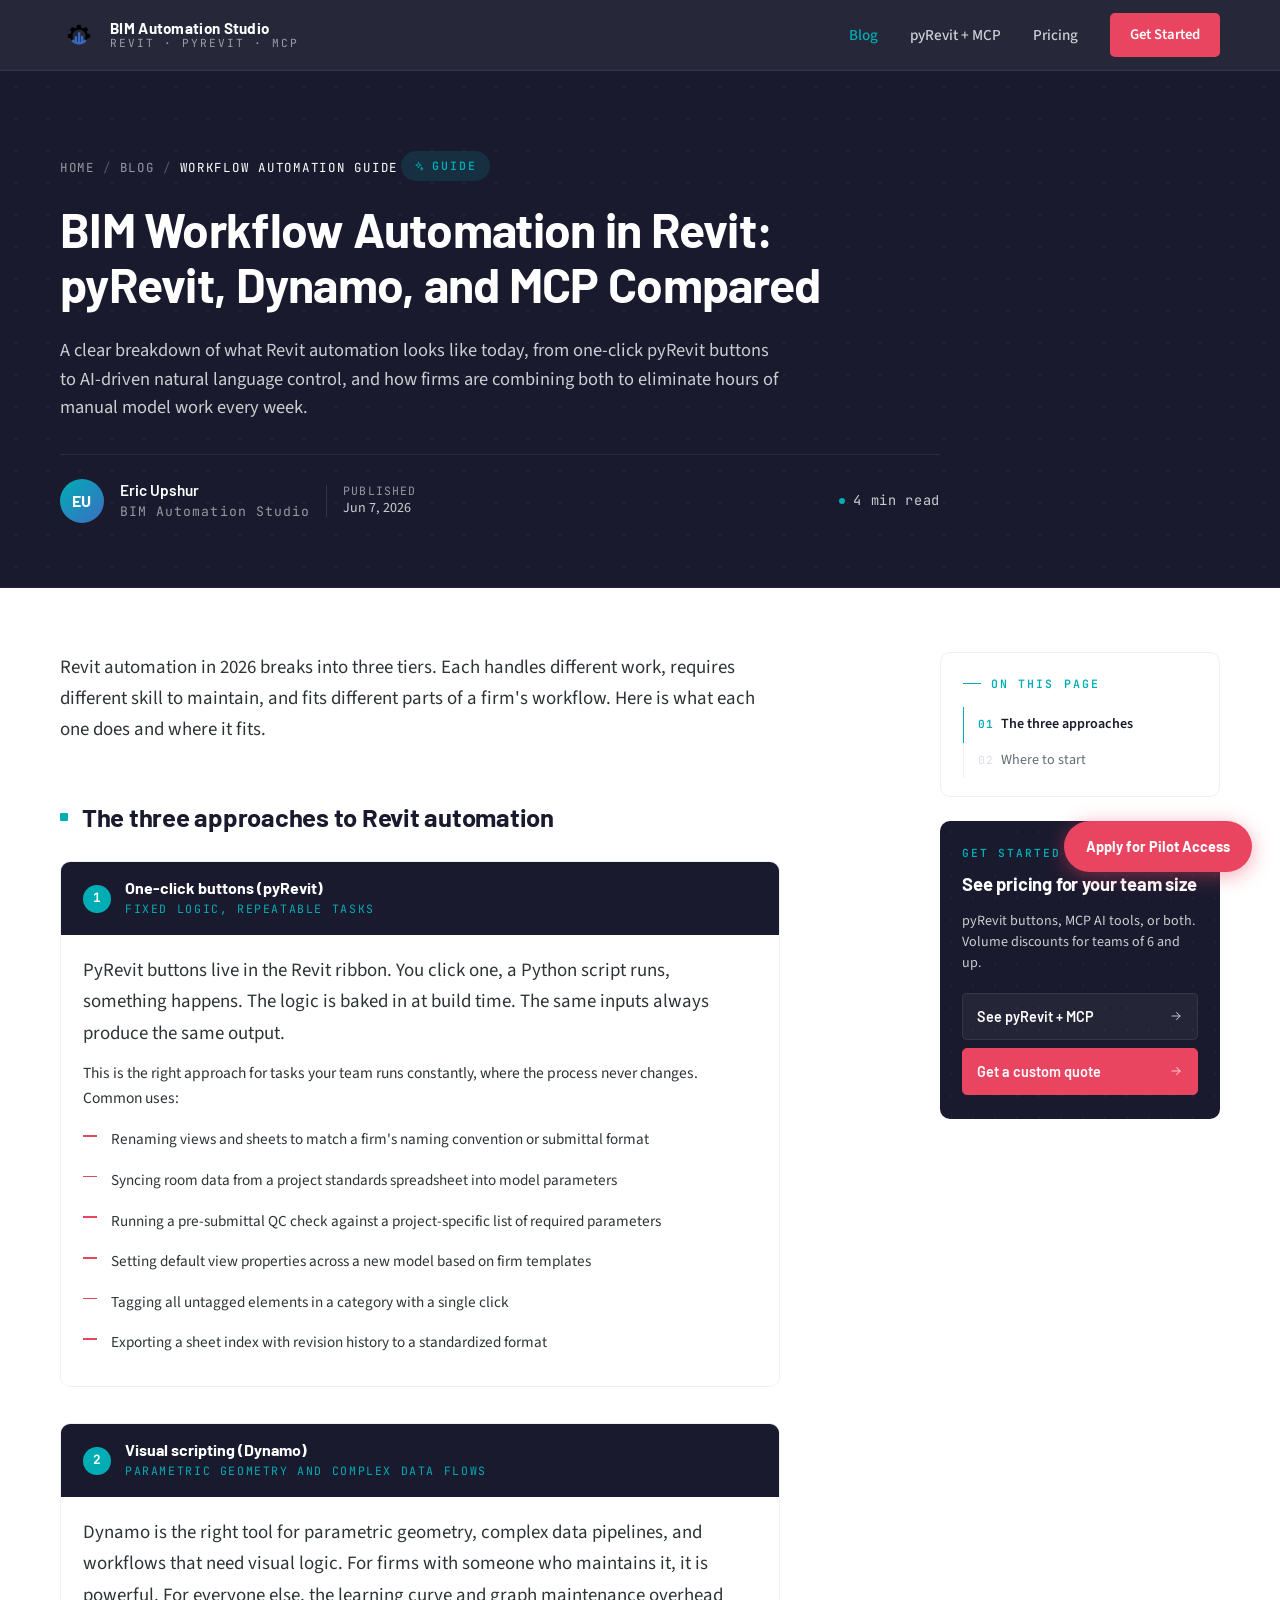
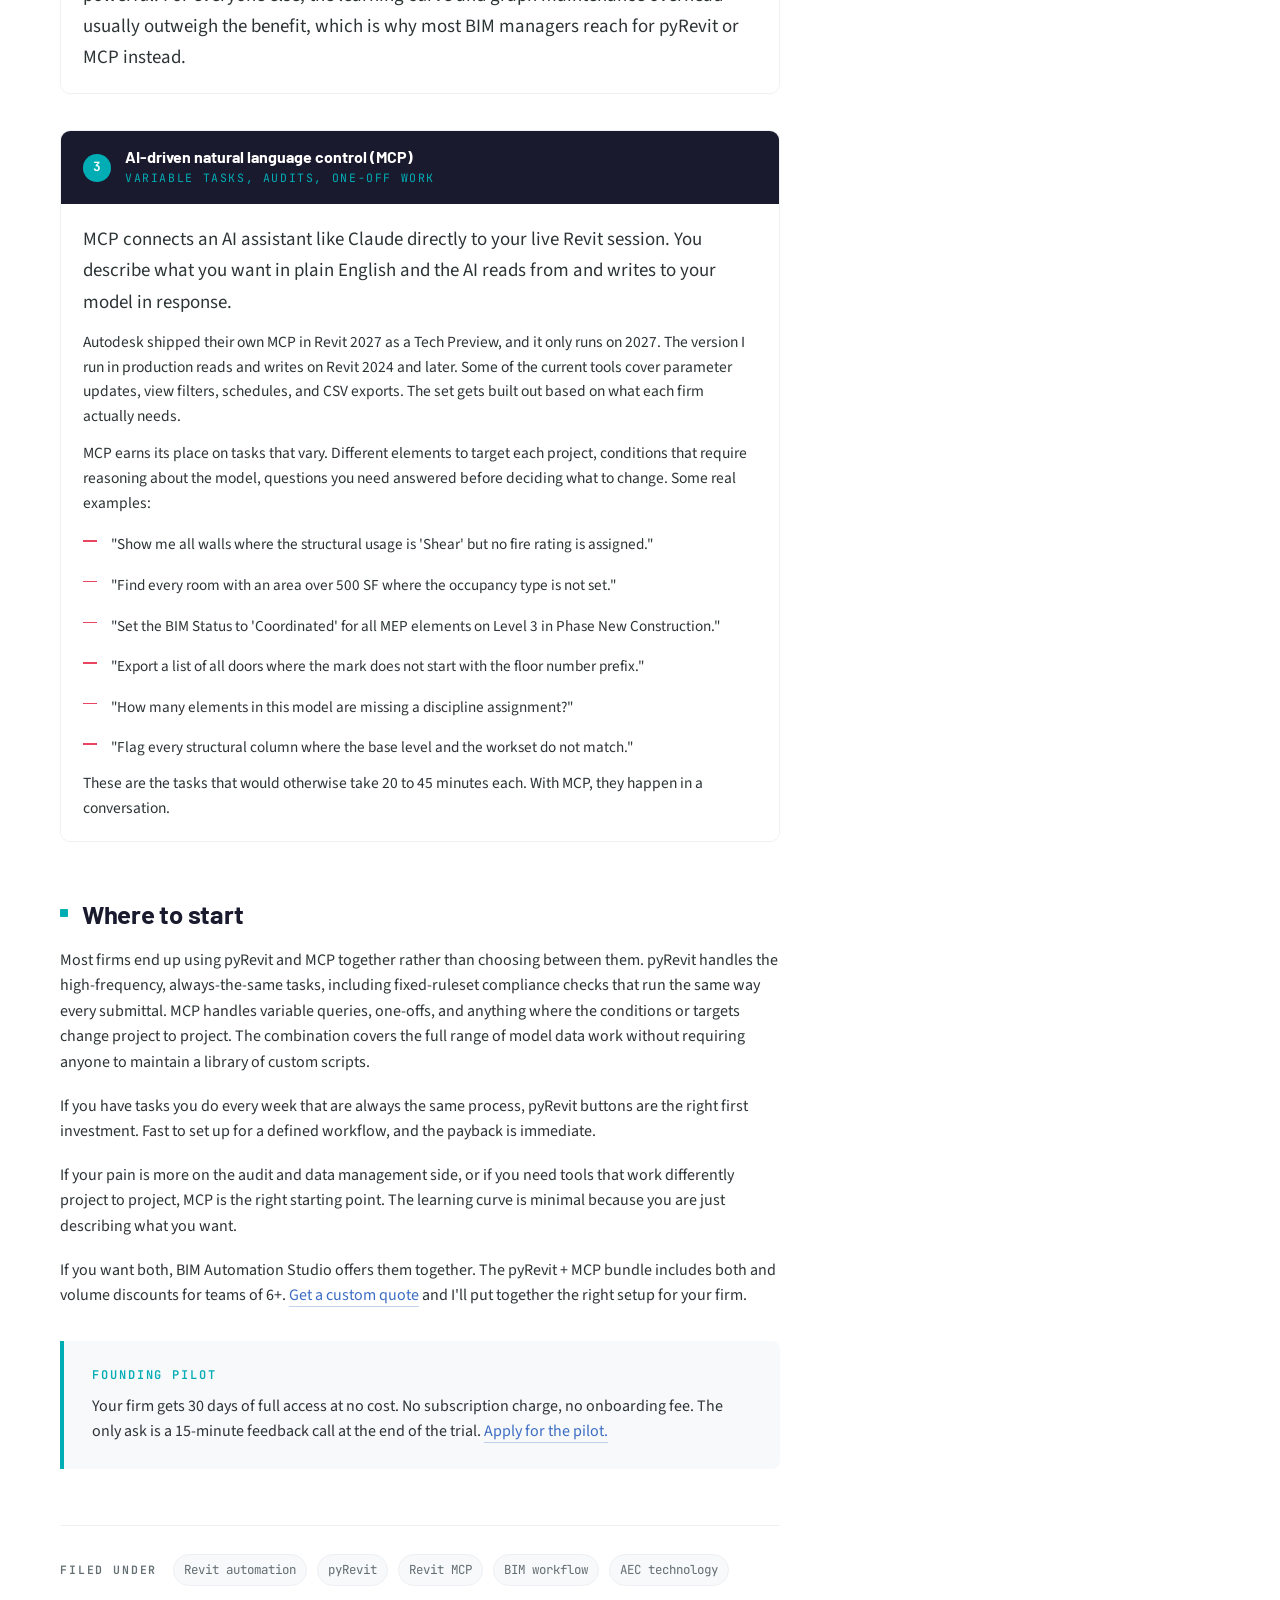
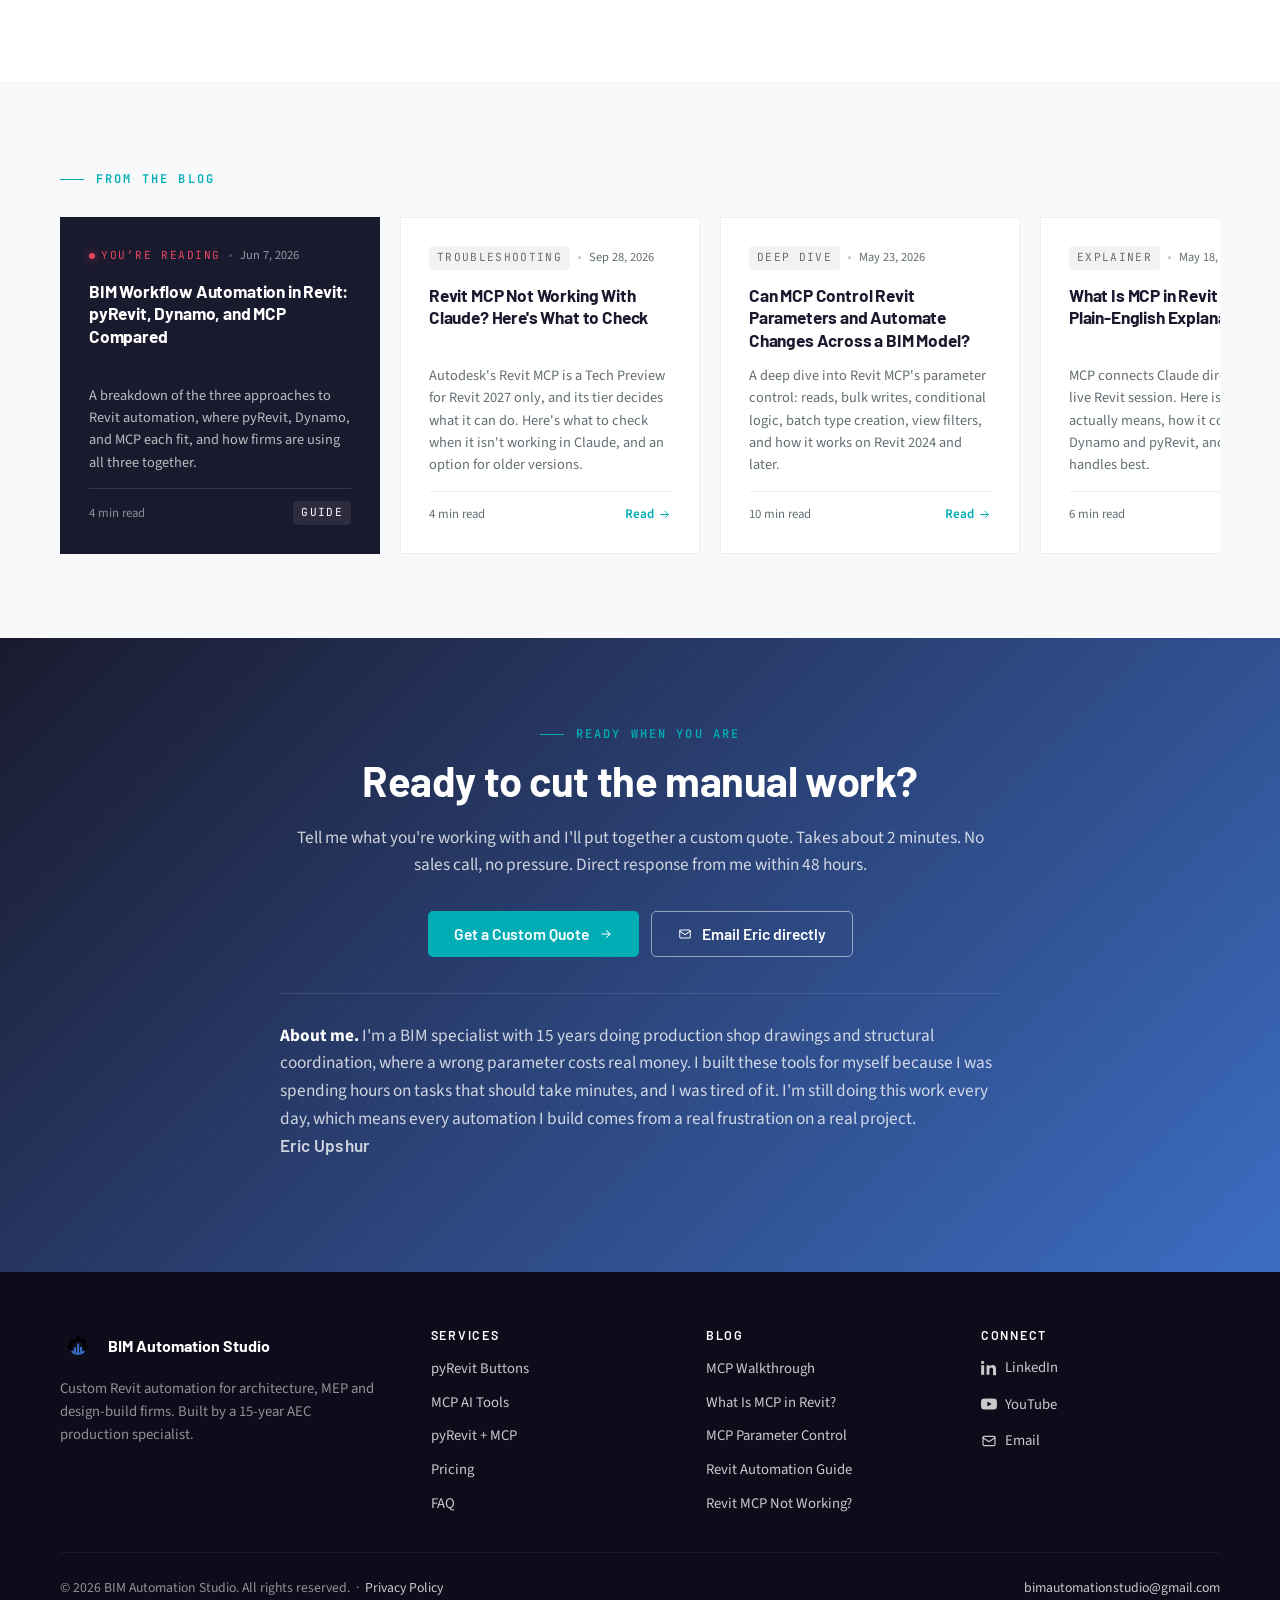
<file: blog-revit-workflow-automation-guide.html>
<!DOCTYPE html>
<html lang="en">
<head>
<meta charset="UTF-8">
<meta name="viewport" content="width=device-width, initial-scale=1.0">
<title>BIM Workflow Automation in Revit: pyRevit, Dynamo, and MCP Compared · BIM Automation Studio</title>
<meta name="description" content="How BIM workflow automation works in Revit in 2026: pyRevit Python buttons, Dynamo scripting, and AI-driven MCP. Where each one fits, and how firms combine them.">
<link rel="icon" href="favicon.png">
<link rel="canonical" href="https://bim-automation-studio.github.io/blog-revit-workflow-automation-guide.html">
<meta property="og:type" content="article">
<meta property="og:url" content="https://bim-automation-studio.github.io/blog-revit-workflow-automation-guide.html">
<meta property="og:title" content="BIM Workflow Automation in Revit: pyRevit, Dynamo, and MCP Compared · BIM Automation Studio">
<meta property="og:site_name" content="BIM Automation Studio">
<meta property="og:description" content="How BIM workflow automation works in Revit in 2026: pyRevit Python buttons, Dynamo scripting, and AI-driven MCP. Where each one fits, and how firms combine them.">
<meta property="og:image" content="https://bim-automation-studio.github.io/assets/social-card.png">
<meta name="twitter:card" content="summary_large_image">
<meta name="twitter:title" content="BIM Workflow Automation in Revit: pyRevit, Dynamo, and MCP Compared · BIM Automation Studio">
<meta name="twitter:description" content="How BIM workflow automation works in Revit in 2026: pyRevit Python buttons, Dynamo scripting, and AI-driven MCP. Where each one fits, and how firms combine them.">
<meta name="twitter:image" content="https://bim-automation-studio.github.io/assets/social-card.png">

<script type="application/ld+json">
{
  "@context": "https://schema.org",
  "@type": "Article",
  "headline": "BIM Workflow Automation in Revit: pyRevit, Dynamo, and MCP Compared",
  "author": { "@type": "Person", "name": "Eric Upshur" },
  "publisher": { "@type": "Organization", "name": "BIM Automation Studio" },
  "datePublished": "2026-06-07"
}
</script>

<!-- Google Analytics -->
<script async src="https://www.googletagmanager.com/gtag/js?id=G-WV3SV10YQT"></script>
<script>
  window.dataLayer = window.dataLayer || [];
  function gtag(){dataLayer.push(arguments);}
  gtag('js', new Date());
  gtag('config', 'G-WV3SV10YQT');
</script>

<link rel="stylesheet" href="colors_and_type.css">
<style>
* { box-sizing: border-box; }
body { margin: 0; background: var(--bas-paper); }
img { max-width: 100%; display: block; }
.container { max-width: var(--container); margin: 0 auto; padding: 0 var(--container-pad); }

.eyebrow {
  font-family: var(--font-mono);
  font-size: 12px;
  letter-spacing: 0.18em;
  text-transform: uppercase;
  color: var(--bas-teal);
  font-weight: 600;
  display: inline-flex; align-items: center; gap: 12px;
}
.eyebrow::before { content:""; width:24px; height:1px; background: var(--bas-teal); display: inline-block; }

.btn {
  display: inline-flex; align-items: center; gap: 10px;
  padding: 14px 26px; border-radius: var(--radius-sm);
  font-family: var(--font-display); font-size: 0.98rem; font-weight: 600;
  text-decoration: none; border: 0; cursor: pointer;
  transition: all 0.2s ease; line-height: 1; white-space: nowrap;
}
.btn--primary { background: var(--bas-coral); color: #fff; }
.btn--primary:hover { background: #d63d56; transform: translateY(-1px); box-shadow: var(--shadow-cta); color: #fff; }
.btn--ghost { background: transparent; color: #fff; border: 1.5px solid rgba(255,255,255,0.5); }
.btn--ghost:hover { background: rgba(255,255,255,0.08); color: #fff; border-color: #fff; }
.btn--teal { background: var(--bas-teal); color: #fff; }
.btn--teal:hover { background: #019199; color: #fff; }

.nav {
  position: sticky; top: 0; z-index: 100;
  background: rgba(26,26,46,0.94);
  backdrop-filter: blur(8px);
  border-bottom: 1px solid rgba(255,255,255,0.06);
}
.nav__inner { display: flex; align-items: center; justify-content: space-between; height: 70px; }
.nav__brand { display: flex; align-items: center; gap: 12px; text-decoration: none; }
.nav__brand img { height: 38px; width: auto; }
.nav__brand-text { display: flex; flex-direction: column; line-height: 1; font-family: var(--font-display); }
.nav__brand-text strong { color: #fff; font-weight: 700; font-size: 0.95rem; letter-spacing: 0.02em; }
.nav__brand-text span { color: var(--bas-on-navy-dim); font-size: 0.7rem; letter-spacing: 0.18em; text-transform: uppercase; margin-top: 2px; font-family: var(--font-mono); }
.nav__links { display: flex; align-items: center; gap: 32px; }
.nav__link { color: var(--bas-on-navy-mut); text-decoration: none; font-size: 0.95rem; font-weight: 500; transition: color 0.2s; }
.nav__link:hover, .nav__link.active { color: var(--bas-teal); }
.nav__cta {
  background: var(--bas-coral); color: #fff; padding: 10px 20px; border-radius: var(--radius-sm);
  font-weight: 600; font-size: 0.92rem; text-decoration: none; transition: background 0.2s;
}
.nav__cta:hover { background: #d63d56; color: #fff; }
.nav__burger { display: none; background: transparent; border: 0; color: #fff; cursor: pointer; padding: 8px; line-height: 0; }

.article-hero {
  background: var(--bas-navy);
  color: #fff;
  padding: 80px 0 64px;
  position: relative; overflow: hidden;
  border-bottom: 1px solid rgba(255,255,255,0.06);
}
.article-hero::before {
  content:""; position:absolute; inset:0;
  background-image: var(--pattern-dots);
  background-size: var(--pattern-dots-size);
  opacity: 0.6; pointer-events: none;
}
.article-hero__inner { position: relative; z-index: 1; max-width: 880px; }
.article-hero__crumbs {
  display: inline-flex; align-items: center; gap: 8px;
  font-family: var(--font-mono); font-size: 0.78rem; letter-spacing: 0.14em; text-transform: uppercase;
  color: var(--bas-on-navy-dim); margin-bottom: 24px;
}
.article-hero__crumbs a { color: var(--bas-on-navy-dim); text-decoration: none; }
.article-hero__crumbs a:hover { color: var(--bas-teal); }
.article-hero__crumbs .sep { color: rgba(255,255,255,0.25); }
.article-hero__tag {
  display: inline-flex; align-items: center; gap: 8px;
  background: rgba(0,173,181,0.14); color: var(--bas-teal);
  padding: 6px 12px; border-radius: var(--radius-pill);
  font-family: var(--font-mono); font-size: 0.72rem;
  letter-spacing: 0.18em; text-transform: uppercase; font-weight: 600;
  margin-bottom: 20px;
}
.article-hero h1 {
  font-family: var(--font-display);
  font-size: clamp(2.1rem, 3.2vw + 1rem, 3rem);
  font-weight: 700; color: #fff; line-height: 1.15;
  letter-spacing: -0.015em; margin: 0 0 24px;
  max-width: 820px;
}
.article-hero__deck {
  font-size: 1.15rem; line-height: 1.55;
  color: var(--bas-on-navy-mut);
  max-width: 720px; margin: 0 0 32px;
}
.article-hero__byline {
  display: flex; align-items: center; gap: 16px;
  padding-top: 24px;
  border-top: 1px solid rgba(255,255,255,0.08);
}
.byline__avatar {
  width: 44px; height: 44px; border-radius: 50%;
  background: linear-gradient(135deg, var(--bas-teal), var(--bas-blue));
  display: grid; place-items: center;
  font-family: var(--font-display); font-weight: 700; color: #fff;
  font-size: 1rem; letter-spacing: 0.02em;
}
.byline__meta { display: flex; flex-direction: column; gap: 2px; line-height: 1.3; }
.byline__name { color: #fff; font-family: var(--font-display); font-weight: 600; font-size: 0.96rem; }
.byline__org { color: var(--bas-on-navy-dim); font-size: 0.82rem; font-family: var(--font-mono); letter-spacing: 0.08em; }
.byline__sep { width: 1px; height: 32px; background: rgba(255,255,255,0.12); }
.byline__date {
  color: var(--bas-on-navy-mut); font-size: 0.88rem; line-height: 1.3;
  display: flex; flex-direction: column;
}
.byline__date small { font-family: var(--font-mono); font-size: 0.72rem; letter-spacing: 0.1em; text-transform: uppercase; color: var(--bas-on-navy-dim); }
.byline__readtime {
  margin-left: auto;
  color: var(--bas-on-navy-mut); font-size: 0.85rem;
  font-family: var(--font-mono); letter-spacing: 0.05em;
  display: flex; align-items: center; gap: 8px;
}
.byline__readtime::before {
  content:""; width: 6px; height: 6px; border-radius: 50%;
  background: var(--bas-teal); flex-shrink: 0;
}

.article-shell { background: #fff; padding: 64px 0 96px; }
.article-grid {
  display: grid;
  grid-template-columns: minmax(0, 1fr) 280px;
  gap: 64px;
  align-items: start;
}
.article {
  max-width: 720px;
  font-size: 1.05rem;
  line-height: 1.75;
  color: var(--bas-ink);
}
.article h2 {
  font-family: var(--font-display);
  font-size: 1.6rem; font-weight: 700;
  color: var(--bas-navy);
  letter-spacing: -0.01em; line-height: 1.25;
  margin: 56px 0 18px;
  scroll-margin-top: 90px;
  position: relative; padding-left: 22px;
}
.article h2::before {
  content:""; position: absolute; left: 0; top: 0.45em;
  width: 8px; height: 8px;
  background: var(--bas-teal); border-radius: 1px;
}
.article h2:first-child { margin-top: 0; }
.article p { margin: 0 0 18px; color: var(--bas-ink); }
.article p:first-child { font-size: 1.18rem; color: var(--bas-ink); line-height: 1.65; }
.article strong { color: var(--bas-navy); font-weight: 600; }
.article ul { margin: 0 0 22px; padding-left: 0; list-style: none; }
.article ul li { position: relative; padding: 4px 0 4px 28px; margin-bottom: 6px; }
.article ul li::before {
  content:""; position: absolute; left: 0; top: 0.85em;
  width: 14px; height: 1.5px; background: var(--bas-coral);
}
.article a { color: var(--bas-blue); border-bottom: 1px solid rgba(60,109,195,0.3); }
.article a:hover { color: var(--bas-teal); border-bottom-color: var(--bas-teal); }

.tier-block {
  border: 1px solid var(--bas-line);
  border-radius: var(--radius-lg);
  overflow: hidden;
  margin: 28px 0 36px;
}
.tier-block__header {
  background: var(--bas-navy);
  padding: 16px 22px;
  display: flex; align-items: center; gap: 14px;
}
.tier-block__num {
  width: 28px; height: 28px; border-radius: 50%;
  background: var(--bas-teal);
  display: grid; place-items: center;
  font-family: var(--font-mono); font-size: 0.8rem; font-weight: 700;
  color: #fff; flex-shrink: 0;
}
.tier-block__title {
  font-family: var(--font-display); font-weight: 700;
  font-size: 1rem; color: #fff; line-height: 1.2;
}
.tier-block__subtitle {
  font-family: var(--font-mono); font-size: 0.72rem;
  letter-spacing: 0.14em; text-transform: uppercase;
  color: var(--bas-teal); margin-top: 2px;
}
.tier-block__body {
  padding: 20px 22px;
  background: #fff;
}
.tier-block__body p { margin: 0 0 12px; font-size: 0.97rem; color: var(--bas-ink); }
.tier-block__body p:last-child { margin: 0; }
.tier-block__body ul { margin: 10px 0 0; }
.tier-block__body ul li { font-size: 0.95rem; }

.article-callout {
  background: var(--bas-paper);
  border-left: 4px solid var(--bas-teal);
  border-radius: 0 var(--radius-md) var(--radius-md) 0;
  padding: 24px 28px; margin: 32px 0;
}
.article-callout__label {
  font-family: var(--font-mono); font-size: 0.75rem;
  letter-spacing: 0.16em; text-transform: uppercase;
  color: var(--bas-teal); font-weight: 600; margin-bottom: 8px;
}
.article-callout p { margin: 0; font-size: 1rem; }

.article-tags {
  margin-top: 56px; padding-top: 28px;
  border-top: 1px solid var(--bas-line);
  display: flex; align-items: center; gap: 10px; flex-wrap: wrap;
}
.article-tags__label {
  font-family: var(--font-mono); font-size: 0.72rem;
  letter-spacing: 0.16em; text-transform: uppercase;
  color: var(--bas-ink-muted); font-weight: 600; margin-right: 6px;
}
.article-tag {
  display: inline-block; font-family: var(--font-mono); font-size: 0.78rem;
  padding: 4px 10px; background: var(--bas-paper);
  border: 1px solid var(--bas-line); border-radius: var(--radius-pill);
  color: var(--bas-ink-muted);
}

.sidebar { position: sticky; top: 90px; display: flex; flex-direction: column; gap: 24px; }
.toc { background: #fff; border: 1px solid var(--bas-line); border-radius: var(--radius-lg); padding: 22px 22px 18px; }
.toc__label {
  font-family: var(--font-mono); font-size: 0.72rem;
  letter-spacing: 0.18em; text-transform: uppercase;
  color: var(--bas-teal); font-weight: 600; margin-bottom: 14px;
  display: flex; align-items: center; gap: 10px;
}
.toc__label::before { content:""; width: 18px; height: 1px; background: var(--bas-teal); }
.toc__list { list-style: none; margin: 0; padding: 0; counter-reset: toc; }
.toc__list li { counter-increment: toc; border-left: 1.5px solid var(--bas-line); margin: 0; }
.toc__list li.is-active { border-left-color: var(--bas-teal); }
.toc__list a {
  display: block; padding: 8px 0 8px 14px;
  font-size: 0.88rem; color: var(--bas-ink-muted);
  text-decoration: none; line-height: 1.4; transition: color 0.15s; position: relative;
}
.toc__list a::before {
  content: counter(toc, decimal-leading-zero);
  font-family: var(--font-mono); font-size: 0.7rem;
  color: var(--bas-line-strong); margin-right: 8px; letter-spacing: 0.05em;
}
.toc__list a:hover { color: var(--bas-blue); }
.toc__list li.is-active a { color: var(--bas-navy); font-weight: 600; }
.toc__list li.is-active a::before { color: var(--bas-teal); }

.cta-card {
  background: var(--bas-navy); color: #fff;
  border-radius: var(--radius-lg); padding: 24px 22px;
  position: relative; overflow: hidden;
}
.cta-card::before {
  content:""; position:absolute; inset:0;
  background-image: var(--pattern-dots);
  background-size: 22px 22px; opacity: 0.5; pointer-events: none;
}
.cta-card > * { position: relative; z-index: 1; }
.cta-card__label {
  font-family: var(--font-mono); font-size: 0.7rem;
  letter-spacing: 0.18em; text-transform: uppercase;
  color: var(--bas-teal); font-weight: 600; margin-bottom: 10px;
}
.cta-card h3 { font-family: var(--font-display); font-size: 1.15rem; font-weight: 700; color: #fff; line-height: 1.3; margin: 0 0 14px; }
.cta-card p { font-size: 0.88rem; color: var(--bas-on-navy-mut); line-height: 1.5; margin: 0 0 18px; }
.cta-card__actions { display: flex; flex-direction: column; gap: 8px; }
.cta-card__action {
  display: flex; align-items: center; justify-content: space-between;
  padding: 11px 14px;
  background: rgba(255,255,255,0.05); border: 1px solid rgba(255,255,255,0.08);
  border-radius: var(--radius-sm); color: #fff; text-decoration: none;
  font-size: 0.9rem; font-family: var(--font-display); font-weight: 600; transition: all 0.2s;
}
.cta-card__action:hover { background: rgba(0,173,181,0.16); border-color: var(--bas-teal); color: #fff; }
.cta-card__action--primary { background: var(--bas-coral); border-color: var(--bas-coral); }
.cta-card__action--primary:hover { background: #d63d56; border-color: #d63d56; }
.cta-card__action svg { width: 14px; height: 14px; flex-shrink: 0; opacity: 0.7; }
.cta-card__action:hover svg { opacity: 1; transform: translateX(2px); transition: transform 0.2s; }

.final-cta { padding: 80px 0; background: var(--grad-hero); color: #fff; position: relative; overflow: hidden; text-align: center; }
.final-cta::before {
  content:""; position:absolute; inset:0;
  background-image: var(--pattern-dots);
  background-size: var(--pattern-dots-size); opacity: 0.7;
}
.final-cta__inner { position: relative; z-index: 1; max-width: 760px; margin: 0 auto; }
.final-cta h2 {
  color: #fff; font-family: var(--font-display);
  font-size: clamp(1.9rem, 2.6vw + 1rem, 2.6rem);
  font-weight: 700; line-height: 1.2; margin: 12px 0 18px;
}
.final-cta p { color: var(--bas-on-navy-mut); font-size: 1.08rem; line-height: 1.6; margin: 0 0 32px; }
.final-cta__buttons { display: flex; gap: 12px; justify-content: center; flex-wrap: wrap; margin-bottom: 36px; }
.final-cta__bio {
  margin-top: 28px; padding-top: 28px;
  border-top: 1px solid rgba(255,255,255,0.1);
  font-size: 0.95rem; color: var(--bas-on-navy-mut); line-height: 1.6; text-align: left;
}
.final-cta__bio strong { color: #fff; }
.final-cta__sig { margin-top: 14px; color: #fff; font-weight: 600; font-family: var(--font-display); letter-spacing: 0.02em; }

.footer { background: #0c0c1a; color: var(--bas-on-navy-mut); padding: 56px 0 28px; }
.footer__top {
  display: grid; grid-template-columns: 1.4fr 1fr 1fr 1fr;
  gap: 36px; padding-bottom: 36px; border-bottom: 1px solid rgba(255,255,255,0.06);
}
.footer__brand { display: flex; align-items: center; gap: 12px; margin-bottom: 14px; }
.footer__brand img { height: 36px; }
.footer__brand strong { color: #fff; font-family: var(--font-display); font-size: 1rem; }
.footer__tag { color: var(--bas-on-navy-dim); font-size: 0.92rem; line-height: 1.55; max-width: 320px; margin: 0; }
.footer__col h4 {
  color: #fff; font-family: var(--font-display);
  font-size: 0.78rem; letter-spacing: 0.14em; text-transform: uppercase;
  margin: 0 0 14px; font-weight: 600;
}
.footer__col ul { list-style: none; margin: 0; padding: 0; display: flex; flex-direction: column; gap: 8px; }
.footer__col a {
  color: var(--bas-on-navy-mut); text-decoration: none; font-size: 0.92rem;
  display: inline-flex; align-items: center; gap: 8px;
}
.footer__col a:hover { color: var(--bas-teal); }
.footer__bottom {
  display: flex; justify-content: space-between; align-items: center;
  padding-top: 24px; font-size: 0.86rem; color: var(--bas-on-navy-dim);
  flex-wrap: wrap; gap: 12px;
}
.footer__bottom a { color: var(--bas-on-navy-mut); text-decoration: none; }
.footer__bottom a:hover { color: var(--bas-teal); }

.ic { width: 16px; height: 16px; stroke: currentColor; fill: none; stroke-width: 1.75; stroke-linecap: round; stroke-linejoin: round; flex-shrink: 0; }

@media (max-width: 1000px) {
  .article-grid { grid-template-columns: 1fr; gap: 40px; }
  .sidebar { position: static; order: 2; max-width: 720px; }
  .toc { display: none; }
  .footer__top { grid-template-columns: 1fr 1fr; }
}
@media (max-width: 720px) {
  .nav__links {
    display: none; position: absolute; top: 70px; left: 0; right: 0;
    background: var(--bas-navy); flex-direction: column; align-items: stretch;
    padding: 16px 20px 24px; gap: 4px;
    border-top: 1px solid rgba(255,255,255,0.06);
    border-bottom: 1px solid rgba(255,255,255,0.06);
  }
  .nav__links.open { display: flex; }
  .nav__links .nav__link { padding: 12px 0; font-size: 1rem; }
  .nav__cta { width: 100%; text-align: center; margin-top: 8px; }
  .nav__burger { display: inline-block; }
  .article-hero { padding: 48px 0 40px; }
  .article-hero h1 { font-size: 1.85rem; }
  .article-hero__deck { font-size: 1rem; }
  .article-hero__byline { flex-wrap: wrap; }
  .byline__readtime { margin-left: 0; width: 100%; padding-top: 8px; }
  .article-shell { padding: 40px 0 64px; }
  .article { font-size: 1rem; }
  .article h2 { font-size: 1.35rem; margin-top: 40px; }
  .footer__top { grid-template-columns: 1fr; }
  .footer__bottom { flex-direction: column; align-items: flex-start; }
}

/* ============================================================
   BLOG FEED: "From the blog"
   ============================================================ */
.blog-feed { background: var(--bas-paper); padding: 80px 0; border-top: 1px solid var(--bas-line); }
.blog-feed__head { display: flex; align-items: end; justify-content: space-between; margin-bottom: 36px; gap: 24px; flex-wrap: wrap; }
.blog-feed__title { font-family: var(--font-display); font-size: clamp(1.6rem, 1.4vw + 1rem, 2rem); font-weight: 700; color: var(--bas-navy); line-height: 1.2; margin: 8px 0 0; max-width: 520px; }
.blog-feed__sub { color: var(--bas-ink-muted); font-size: 1rem; line-height: 1.55; max-width: 460px; margin: 0; }
.blog-feed__scroll-wrapper { position: relative; }
.blog-feed__grid { display: flex; gap: 20px; overflow-x: auto; scroll-behavior: smooth; scrollbar-width: none; -ms-overflow-style: none; padding-bottom: 4px; }
.blog-feed__grid::-webkit-scrollbar { display: none; }
.blog-feed__arrow { position: absolute; top: 50%; transform: translateY(-50%); background: #fff; border: 1px solid var(--bas-line); width: 36px; height: 36px; border-radius: 50%; display: flex; align-items: center; justify-content: center; cursor: pointer; z-index: 10; opacity: 0; transition: opacity 0.2s; box-shadow: 0 2px 8px rgba(0,0,0,0.1); color: var(--bas-navy); }
.blog-feed__scroll-wrapper:hover .blog-feed__arrow { opacity: 1; }
.blog-feed__arrow--left { left: -18px; }
.blog-feed__arrow--right { right: -18px; }
@media (max-width: 900px) { .blog-feed__arrow { opacity: 0.8; } }
.post-card {
  display: flex; flex-direction: column; gap: 14px;
  flex: 0 0 300px; min-width: 300px;
  padding: 28px;
  background: #fff; border: 1px solid var(--bas-line); border-radius: var(--radius-card);
  text-decoration: none; color: inherit;
  transition: border-color 0.18s, box-shadow 0.18s, transform 0.18s;
}
.post-card:hover { border-color: var(--bas-teal); box-shadow: 0 4px 24px rgba(0,0,0,0.08); transform: translateY(-2px); }
.post-card--current { background: var(--bas-navy); color: #fff; border-color: transparent; cursor: default; flex: 0 0 320px; min-width: 320px; }
.post-card--current:hover { transform: none; box-shadow: none; border-color: transparent; }
.post-card__meta { display: flex; align-items: center; gap: 8px; font-size: 0.78rem; color: var(--bas-ink-muted); flex-wrap: wrap; }
.post-card--current .post-card__meta { color: rgba(255,255,255,0.55); }
.post-card__meta-dot { width: 3px; height: 3px; border-radius: 50%; background: currentColor; opacity: 0.4; }
.post-card__tag { font-family: var(--font-mono); font-size: 0.7rem; letter-spacing: 0.12em; text-transform: uppercase; padding: 3px 8px; background: rgba(0,0,0,0.05); border-radius: 4px; color: var(--bas-ink-muted); }
.post-card__title { font-family: var(--font-display); font-size: 1.08rem; font-weight: 700; line-height: 1.3; margin: 0; color: var(--bas-navy); flex: 1; }
.post-card--current .post-card__title { color: #fff; }
.post-card__excerpt { font-size: 0.9rem; color: var(--bas-ink-muted); line-height: 1.55; margin: 0; }
.post-card--current .post-card__excerpt { color: rgba(255,255,255,0.7); }
.post-card__foot { display: flex; align-items: center; justify-content: space-between; margin-top: auto; padding-top: 12px; border-top: 1px solid var(--bas-line); font-size: 0.8rem; }
.post-card--current .post-card__foot { border-top-color: rgba(255,255,255,0.12); }
.post-card__readtime { color: var(--bas-ink-muted); }
.post-card--current .post-card__readtime { color: rgba(255,255,255,0.5); }
.post-card__cta { display: flex; align-items: center; gap: 4px; color: var(--bas-teal); font-weight: 600; font-size: 0.82rem; }
.post-card__youre-here { display: inline-flex; align-items: center; gap: 6px; font-family: var(--font-mono); font-size: 0.7rem; letter-spacing: 0.14em; text-transform: uppercase; color: var(--bas-coral); }
.post-card__youre-here::before { content:""; width: 6px; height: 6px; border-radius: 50%; background: var(--bas-coral); box-shadow: 0 0 8px rgba(233,69,96,0.7); }

/* ── FLOATING CTA ── */
.floating-cta {
  position: fixed; bottom: 28px; right: 28px; z-index: 999;
  background: var(--bas-coral); color: #fff;
  padding: 14px 22px; border-radius: var(--radius-pill);
  font-family: var(--font-display); font-weight: 700; font-size: 0.9rem;
  text-decoration: none; white-space: nowrap;
  box-shadow: 0 4px 20px rgba(233,69,96,0.45);
  transition: background 0.2s, transform 0.2s, box-shadow 0.2s;
}
.floating-cta:hover { background: #d63d56; transform: translateY(-2px); box-shadow: 0 6px 28px rgba(233,69,96,0.55); color: #fff; }
</style>
</head>
<body>

<svg width="0" height="0" style="position:absolute;width:0;height:0;overflow:hidden" aria-hidden="true">
  <defs>
    <symbol id="i-arrow-right" viewBox="0 0 24 24"><path d="M5 12h14"/><path d="M13 6l6 6-6 6"/></symbol>
    <symbol id="i-mail" viewBox="0 0 24 24"><path d="M3 7l9 6 9-6"/><rect x="3" y="5" width="18" height="14" rx="2"/></symbol>
    <symbol id="i-linkedin" viewBox="0 0 24 24" fill="currentColor" stroke="none"><path d="M4.98 3.5C4.98 4.88 3.87 6 2.5 6S0 4.88 0 3.5 1.12 1 2.5 1s2.48 1.12 2.48 2.5zM.22 8h4.56v14H.22V8zM8.34 8h4.37v1.92h.06c.61-1.15 2.1-2.36 4.32-2.36 4.62 0 5.47 3.04 5.47 7v8.44h-4.56v-7.49c0-1.79-.04-4.1-2.5-4.1-2.5 0-2.88 1.95-2.88 3.97V22H8.34V8z"/></symbol>
    <symbol id="i-youtube" viewBox="0 0 24 24" fill="currentColor" stroke="none"><path d="M23.5 6.2a3 3 0 0 0-2.1-2.1C19.5 3.6 12 3.6 12 3.6s-7.5 0-9.4.5A3 3 0 0 0 .5 6.2C0 8.1 0 12 0 12s0 3.9.5 5.8a3 3 0 0 0 2.1 2.1c1.9.5 9.4.5 9.4.5s7.5 0 9.4-.5a3 3 0 0 0 2.1-2.1c.5-1.9.5-5.8.5-5.8s0-3.9-.5-5.8zM9.6 15.6V8.4l6.3 3.6-6.3 3.6z"/></symbol>
    <symbol id="i-menu" viewBox="0 0 24 24"><path d="M3 6h18"/><path d="M3 12h18"/><path d="M3 18h18"/></symbol>
    <symbol id="i-sparkles" viewBox="0 0 24 24"><path d="M12 3l1.5 4.5L18 9l-4.5 1.5L12 15l-1.5-4.5L6 9l4.5-1.5L12 3z"/><path d="M19 14l.7 2.1L22 17l-2.3.9L19 20l-.7-2.1L16 17l2.3-.9L19 14z"/></symbol>
  </defs>
</svg>

<!-- NAV -->
<header class="nav">
  <div class="container nav__inner">
    <a href="index.html" class="nav__brand" aria-label="BIM Automation Studio">
      <img src="assets/logo-transparent.png" alt="">
      <span class="nav__brand-text"><strong>BIM Automation Studio</strong><span>Revit · pyRevit · MCP</span></span>
    </a>
    <button class="nav__burger" aria-label="Menu" id="burger"><svg class="ic" style="width:24px;height:24px"><use href="#i-menu"/></svg></button>
    <nav class="nav__links" id="nav-links">
      <a href="blog.html" class="nav__link active">Blog</a>
      <a href="pyrevit-mcp.html" class="nav__link">pyRevit + MCP</a>
      <a href="pricing.html" class="nav__link">Pricing</a>
      <a href="pricing.html#get-in-touch" class="nav__cta">Get Started</a>
    </nav>
  </div>
</header>

<!-- ARTICLE HERO -->
<section class="article-hero">
  <div class="container">
    <div class="article-hero__inner">
      <div class="article-hero__crumbs">
        <a href="index.html">Home</a>
        <span class="sep">/</span>
        <a href="blog.html">Blog</a>
        <span class="sep">/</span>
        <span style="color:#fff">Workflow automation guide</span>
      </div>
      <span class="article-hero__tag"><svg class="ic" style="width:11px;height:11px"><use href="#i-sparkles"/></svg> Guide</span>
      <h1>BIM Workflow Automation in Revit: pyRevit, Dynamo, and MCP Compared</h1>
      <p class="article-hero__deck">A clear breakdown of what Revit automation looks like today, from one-click pyRevit buttons to AI-driven natural language control, and how firms are combining both to eliminate hours of manual model work every week.</p>
      <div class="article-hero__byline">
        <div class="byline__avatar">EU</div>
        <div class="byline__meta">
          <span class="byline__name">Eric Upshur</span>
          <span class="byline__org">BIM Automation Studio</span>
        </div>
        <div class="byline__sep"></div>
        <div class="byline__date">
          <small>Published</small>
          <span>Jun 7, 2026</span>
        </div>
        <span class="byline__readtime">4 min read</span>
      </div>
    </div>
  </div>
</section>

<!-- ARTICLE BODY -->
<section class="article-shell">
  <div class="container">
    <div class="article-grid">

      <article class="article">

        <p>Revit automation in 2026 breaks into three tiers. Each handles different work, requires different skill to maintain, and fits different parts of a firm's workflow. Here is what each one does and where it fits.</p>

        <h2 id="three-tiers">The three approaches to Revit automation</h2>

        <div class="tier-block">
          <div class="tier-block__header">
            <div class="tier-block__num">1</div>
            <div>
              <div class="tier-block__title">One-click buttons (pyRevit)</div>
              <div class="tier-block__subtitle">Fixed logic, repeatable tasks</div>
            </div>
          </div>
          <div class="tier-block__body">
            <p>PyRevit buttons live in the Revit ribbon. You click one, a Python script runs, something happens. The logic is baked in at build time. The same inputs always produce the same output.</p>
            <p>This is the right approach for tasks your team runs constantly, where the process never changes. Common uses:</p>
            <ul>
              <li>Renaming views and sheets to match a firm's naming convention or submittal format</li>
              <li>Syncing room data from a project standards spreadsheet into model parameters</li>
              <li>Running a pre-submittal QC check against a project-specific list of required parameters</li>
              <li>Setting default view properties across a new model based on firm templates</li>
              <li>Tagging all untagged elements in a category with a single click</li>
              <li>Exporting a sheet index with revision history to a standardized format</li>
            </ul>
          </div>
        </div>

        <div class="tier-block">
          <div class="tier-block__header">
            <div class="tier-block__num">2</div>
            <div>
              <div class="tier-block__title">Visual scripting (Dynamo)</div>
              <div class="tier-block__subtitle">Parametric geometry and complex data flows</div>
            </div>
          </div>
          <div class="tier-block__body">
            <p>Dynamo is the right tool for parametric geometry, complex data pipelines, and workflows that need visual logic. For firms with someone who maintains it, it is powerful. For everyone else, the learning curve and graph maintenance overhead usually outweigh the benefit, which is why most BIM managers reach for pyRevit or MCP instead.</p>
          </div>
        </div>

        <div class="tier-block">
          <div class="tier-block__header">
            <div class="tier-block__num">3</div>
            <div>
              <div class="tier-block__title">AI-driven natural language control (MCP)</div>
              <div class="tier-block__subtitle">Variable tasks, audits, one-off work</div>
            </div>
          </div>
          <div class="tier-block__body">
            <p>MCP connects an AI assistant like Claude directly to your live Revit session. You describe what you want in plain English and the AI reads from and writes to your model in response.</p>
            <p>Autodesk shipped their own MCP in Revit 2027 as a Tech Preview, and it only runs on 2027. The version I run in production reads and writes on Revit 2024 and later. Some of the current tools cover parameter updates, view filters, schedules, and CSV exports. The set gets built out based on what each firm actually needs.</p>
            <p>MCP earns its place on tasks that vary. Different elements to target each project, conditions that require reasoning about the model, questions you need answered before deciding what to change. Some real examples:</p>
            <ul>
              <li>"Show me all walls where the structural usage is 'Shear' but no fire rating is assigned."</li>
              <li>"Find every room with an area over 500 SF where the occupancy type is not set."</li>
              <li>"Set the BIM Status to 'Coordinated' for all MEP elements on Level 3 in Phase New Construction."</li>
              <li>"Export a list of all doors where the mark does not start with the floor number prefix."</li>
              <li>"How many elements in this model are missing a discipline assignment?"</li>
              <li>"Flag every structural column where the base level and the workset do not match."</li>
            </ul>
            <p>These are the tasks that would otherwise take 20 to 45 minutes each. With MCP, they happen in a conversation.</p>
          </div>
        </div>

        <h2 id="where-to-start">Where to start</h2>
        <p>Most firms end up using pyRevit and MCP together rather than choosing between them. pyRevit handles the high-frequency, always-the-same tasks, including fixed-ruleset compliance checks that run the same way every submittal. MCP handles variable queries, one-offs, and anything where the conditions or targets change project to project. The combination covers the full range of model data work without requiring anyone to maintain a library of custom scripts.</p>
        <p>If you have tasks you do every week that are always the same process, pyRevit buttons are the right first investment. Fast to set up for a defined workflow, and the payback is immediate.</p>
        <p>If your pain is more on the audit and data management side, or if you need tools that work differently project to project, MCP is the right starting point. The learning curve is minimal because you are just describing what you want.</p>
        <p>If you want both, BIM Automation Studio offers them together. The pyRevit + MCP bundle includes both and volume discounts for teams of 6+. <a href="pricing.html#get-in-touch">Get a custom quote</a> and I'll put together the right setup for your firm.</p>

        <div class="article-callout">
          <div class="article-callout__label">Founding pilot</div>
          <p>Your firm gets 30 days of full access at no cost. No subscription charge, no onboarding fee. The only ask is a 15-minute feedback call at the end of the trial. <a href="pricing.html#get-in-touch">Apply for the pilot.</a></p>
        </div>

        <div class="article-tags">
          <span class="article-tags__label">Filed under</span>
          <span class="article-tag">Revit automation</span>
          <span class="article-tag">pyRevit</span>
          <span class="article-tag">Revit MCP</span>
          <span class="article-tag">BIM workflow</span>
          <span class="article-tag">AEC technology</span>
        </div>
      </article>

      <!-- SIDEBAR -->
      <aside class="sidebar" aria-label="Article sidebar">
        <nav class="toc" aria-label="Table of contents">
          <div class="toc__label">On this page</div>
          <ol class="toc__list" id="toc-list">
            <li><a href="#three-tiers">The three approaches</a></li>
            <li><a href="#where-to-start">Where to start</a></li>
          </ol>
        </nav>

        <div class="cta-card">
          <div class="cta-card__label">Get started</div>
          <h3>See pricing for your team size</h3>
          <p>pyRevit buttons, MCP AI tools, or both. Volume discounts for teams of 6 and up.</p>
          <div class="cta-card__actions">
            <a href="pyrevit-mcp.html" class="cta-card__action">
              <span>See pyRevit + MCP</span>
              <svg class="ic"><use href="#i-arrow-right"/></svg>
            </a>
            <a href="pricing.html#get-in-touch" class="cta-card__action cta-card__action--primary">
              <span>Get a custom quote</span>
              <svg class="ic"><use href="#i-arrow-right"/></svg>
            </a>
          </div>
        </div>
      </aside>

    </div>
  </div>
</section>

<!-- BLOG FEED -->
<section class="blog-feed" aria-label="More from the blog">
  <div class="container">
    <div class="blog-feed__head" style="display:block;margin-bottom:28px;">
      <div class="eyebrow" style="color:var(--bas-teal)"><span>From the blog</span></div>
    </div>
    <div class="blog-feed__scroll-wrapper">
      <button class="blog-feed__arrow blog-feed__arrow--left" aria-label="Scroll left">
        <svg style="width:16px;height:16px" fill="none" stroke="currentColor" stroke-width="2" viewBox="0 0 24 24"><path d="M15 18l-6-6 6-6"/></svg>
      </button>
      <div class="blog-feed__grid">

        <article class="post-card post-card--current" aria-current="page">
          <div class="post-card__meta">
            <span class="post-card__youre-here">You&rsquo;re reading</span>
            <span class="post-card__meta-dot"></span>
            <span>Jun 7, 2026</span>
          </div>
          <h3 class="post-card__title">BIM Workflow Automation in Revit: pyRevit, Dynamo, and MCP Compared</h3>
          <p class="post-card__excerpt">A breakdown of the three approaches to Revit automation, where pyRevit, Dynamo, and MCP each fit, and how firms are using all three together.</p>
          <div class="post-card__foot">
            <span class="post-card__readtime">4 min read</span>
            <span class="post-card__tag" style="background:rgba(255,255,255,0.08);color:#fff">Guide</span>
          </div>
        </article>

        <a href="blog-revit-mcp-not-working-claude.html" class="post-card">
          <div class="post-card__meta">
            <span class="post-card__tag">Troubleshooting</span>
            <span class="post-card__meta-dot"></span>
            <span>Sep 28, 2026</span>
          </div>
          <h3 class="post-card__title">Revit MCP Not Working With Claude? Here's What to Check</h3>
          <p class="post-card__excerpt">Autodesk's Revit MCP is a Tech Preview for Revit 2027 only, and its tier decides what it can do. Here's what to check when it isn't working in Claude, and an option for older versions.</p>
          <div class="post-card__foot">
            <span class="post-card__readtime">4 min read</span>
            <span class="post-card__cta">Read <svg class="ic" style="width:13px;height:13px"><use href="#i-arrow-right"/></svg></span>
          </div>
        </a>

        <a href="blog-can-mcp-control-revit-parameters.html" class="post-card">
          <div class="post-card__meta">
            <span class="post-card__tag">Deep dive</span>
            <span class="post-card__meta-dot"></span>
            <span>May 23, 2026</span>
          </div>
          <h3 class="post-card__title">Can MCP Control Revit Parameters and Automate Changes Across a BIM Model?</h3>
          <p class="post-card__excerpt">A deep dive into Revit MCP's parameter control: reads, bulk writes, conditional logic, batch type creation, view filters, and how it works on Revit 2024 and later.</p>
          <div class="post-card__foot">
            <span class="post-card__readtime">10 min read</span>
            <span class="post-card__cta">Read <svg class="ic" style="width:13px;height:13px"><use href="#i-arrow-right"/></svg></span>
          </div>
        </a>

        <a href="blog-what-is-mcp-in-revit-bim.html" class="post-card">
          <div class="post-card__meta">
            <span class="post-card__tag">Explainer</span>
            <span class="post-card__meta-dot"></span>
            <span>May 18, 2026</span>
          </div>
          <h3 class="post-card__title">What Is MCP in Revit and BIM? A Plain-English Explanation</h3>
          <p class="post-card__excerpt">MCP connects Claude directly to your live Revit session. Here is what it actually means, how it compares to Dynamo and pyRevit, and which tasks it handles best.</p>
          <div class="post-card__foot">
            <span class="post-card__readtime">6 min read</span>
            <span class="post-card__cta">Read <svg class="ic" style="width:13px;height:13px"><use href="#i-arrow-right"/></svg></span>
          </div>
        </a>

        <a href="blog-revit-mcp-natural-language-control.html" class="post-card">
          <div class="post-card__meta">
            <span class="post-card__tag">Product walkthrough</span>
            <span class="post-card__meta-dot"></span>
            <span>Apr 28, 2026</span>
          </div>
          <h3 class="post-card__title">Claude + Revit: Control Your Model in Plain English with MCP</h3>
          <p class="post-card__excerpt">A walkthrough of Revit MCP, covering plain-English commands, conditional bulk updates, and schedule and CSV exports without writing code.</p>
          <div class="post-card__foot">
            <span class="post-card__readtime">7 min read</span>
            <span class="post-card__cta">Read <svg class="ic" style="width:13px;height:13px"><use href="#i-arrow-right"/></svg></span>
          </div>
        </a>

      </div>
      <button class="blog-feed__arrow blog-feed__arrow--right" aria-label="Scroll right">
        <svg style="width:16px;height:16px" fill="none" stroke="currentColor" stroke-width="2" viewBox="0 0 24 24"><path d="M9 18l6-6-6-6"/></svg>
      </button>
    </div>
  </div>
</section>

<!-- FINAL CTA -->
<section class="final-cta" id="final-cta">
  <div class="container final-cta__inner">
    <div class="eyebrow" style="justify-content:center;display:inline-flex;color:var(--bas-teal)"><span>Ready when you are</span></div>
    <h2>Ready to cut the manual work?</h2>
    <p>Tell me what you're working with and I'll put together a custom quote. Takes about 2 minutes. No sales call, no pressure. Direct response from me within 48 hours.</p>
    <div class="final-cta__buttons">
      <a href="pricing.html#get-in-touch" class="btn btn--teal">Get a Custom Quote <svg class="ic" style="width:14px;height:14px"><use href="#i-arrow-right"/></svg></a>
      <a href="mailto:bimautomationstudio@gmail.com" class="btn btn--ghost"><svg class="ic" style="width:14px;height:14px"><use href="#i-mail"/></svg> Email Eric directly</a>
    </div>
    <div class="final-cta__bio">
      <p style="margin:0"><strong>About me.</strong> I'm a BIM specialist with 15 years doing production shop drawings and structural coordination, where a wrong parameter costs real money. I built these tools for myself because I was spending hours on tasks that should take minutes, and I was tired of it. I'm still doing this work every day, which means every automation I build comes from a real frustration on a real project.</p>
      <p class="final-cta__sig">Eric Upshur</p>
    </div>
  </div>
</section>

<!-- FOOTER -->
<footer class="footer">
  <div class="container">
    <div class="footer__top">
      <div>
        <div class="footer__brand">
          <img src="assets/logo-transparent.png" alt="">
          <strong>BIM Automation Studio</strong>
        </div>
        <p class="footer__tag">Custom Revit automation for architecture, MEP and design-build firms. Built by a 15-year AEC production specialist.</p>
      </div>
      <div class="footer__col">
        <h4>Services</h4>
        <ul>
          <li><a href="index.html#services">pyRevit Buttons</a></li>
          <li><a href="index.html#services">MCP AI Tools</a></li>
          <li><a href="pyrevit-mcp.html">pyRevit + MCP</a></li>
          <li><a href="pricing.html">Pricing</a></li>
          <li><a href="pricing.html#faq">FAQ</a></li>
        </ul>
      </div>
      <div class="footer__col">
        <h4><a href="blog.html" style="color:inherit;text-decoration:none;font-size:inherit;">Blog</a></h4>
        <ul>
          <li><a href="blog-revit-mcp-natural-language-control.html">MCP Walkthrough</a></li>
          <li><a href="blog-what-is-mcp-in-revit-bim.html">What Is MCP in Revit?</a></li>
          <li><a href="blog-can-mcp-control-revit-parameters.html">MCP Parameter Control</a></li>
          <li><a href="blog-revit-workflow-automation-guide.html">Revit Automation Guide</a></li>
          <li><a href="blog-revit-mcp-not-working-claude.html">Revit MCP Not Working?</a></li>
        </ul>
      </div>
      <div class="footer__col">
        <h4>Connect</h4>
        <ul>
          <li><a href="https://www.linkedin.com/in/ericupshur" target="_blank" rel="noreferrer"><svg class="ic"><use href="#i-linkedin"/></svg> LinkedIn</a></li>
          <li><a href="https://www.youtube.com/@BIMAutomationStudio" target="_blank" rel="noreferrer"><svg class="ic"><use href="#i-youtube"/></svg> YouTube</a></li>
          <li><a href="mailto:bimautomationstudio@gmail.com"><svg class="ic"><use href="#i-mail"/></svg> Email</a></li>
        </ul>
      </div>
    </div>
    <div class="footer__bottom">
      <span>© 2026 BIM Automation Studio. All rights reserved.  ·  <a href="privacy-policy.html">Privacy Policy</a></span>
      <span><a href="mailto:bimautomationstudio@gmail.com">bimautomationstudio@gmail.com</a></span>
    </div>
  </div>
</footer>

<script>
  document.getElementById('burger').addEventListener('click', function() {
    document.getElementById('nav-links').classList.toggle('open');
  });
  document.querySelectorAll('#nav-links a').forEach(function(a){
    a.addEventListener('click', function(){ document.getElementById('nav-links').classList.remove('open'); });
  });
  (function() {
    var headings = Array.prototype.slice.call(document.querySelectorAll('.article h2[id]'));
    var tocLinks = document.querySelectorAll('#toc-list a');
    if (!headings.length) return;
    var pinnedUntil = 0;
    function setActive(id) {
      tocLinks.forEach(function(l) {
        l.parentElement.classList.toggle('is-active', l.getAttribute('href') === '#' + id);
      });
    }
    function update() {
      if (Date.now() < pinnedUntil) return;
      var threshold = 140;
      var active = headings[0].id;
      for (var i = 0; i < headings.length; i++) {
        if (headings[i].getBoundingClientRect().top - threshold <= 0) {
          active = headings[i].id;
        } else { break; }
      }
      setActive(active);
    }
    window.addEventListener('scroll', update, { passive: true });
    window.addEventListener('resize', update);
    tocLinks.forEach(function(l) {
      l.addEventListener('click', function() {
        setActive(l.getAttribute('href').slice(1));
        pinnedUntil = Date.now() + 800;
      });
    });
    update();
  })();
</script>

<a href="pricing.html#get-in-touch" class="floating-cta" onclick="gtag('event','cta_click',{event_category:'floating',event_label:'blog_floating'})">Apply for Pilot Access</a>

<script>
(function() {
  document.querySelectorAll('.blog-feed__scroll-wrapper').forEach(function(wrapper) {
    var grid = wrapper.querySelector('.blog-feed__grid');
    var leftBtn = wrapper.querySelector('.blog-feed__arrow--left');
    var rightBtn = wrapper.querySelector('.blog-feed__arrow--right');
    var interval;
    function startScroll(dir) { interval = setInterval(function() { grid.scrollLeft += dir * 6; }, 16); }
    function stopScroll() { clearInterval(interval); }
    leftBtn.addEventListener('mouseenter', function() { startScroll(-1); });
    leftBtn.addEventListener('mouseleave', stopScroll);
    rightBtn.addEventListener('mouseenter', function() { startScroll(1); });
    rightBtn.addEventListener('mouseleave', stopScroll);
  });
})();
</script>

<script src="assets/bas-analytics.js" defer></script>
</body>
</html>
</file>
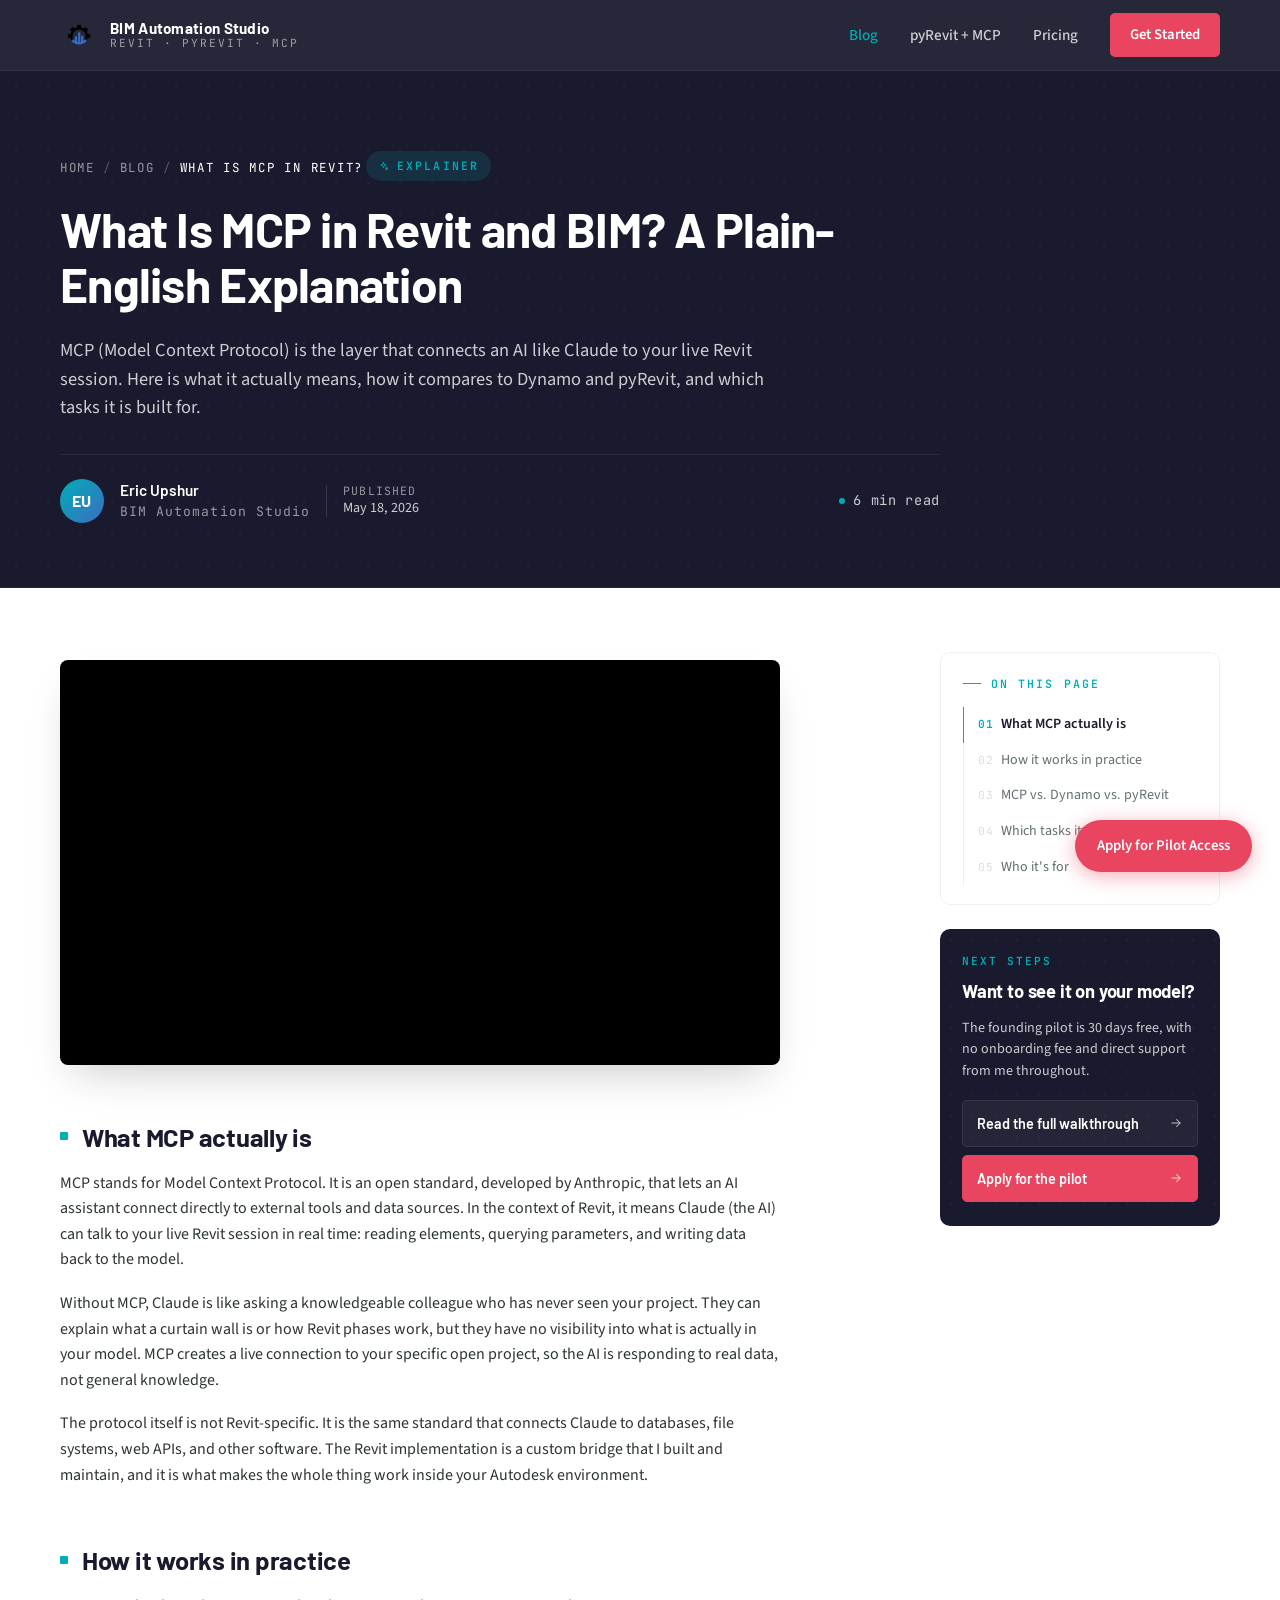
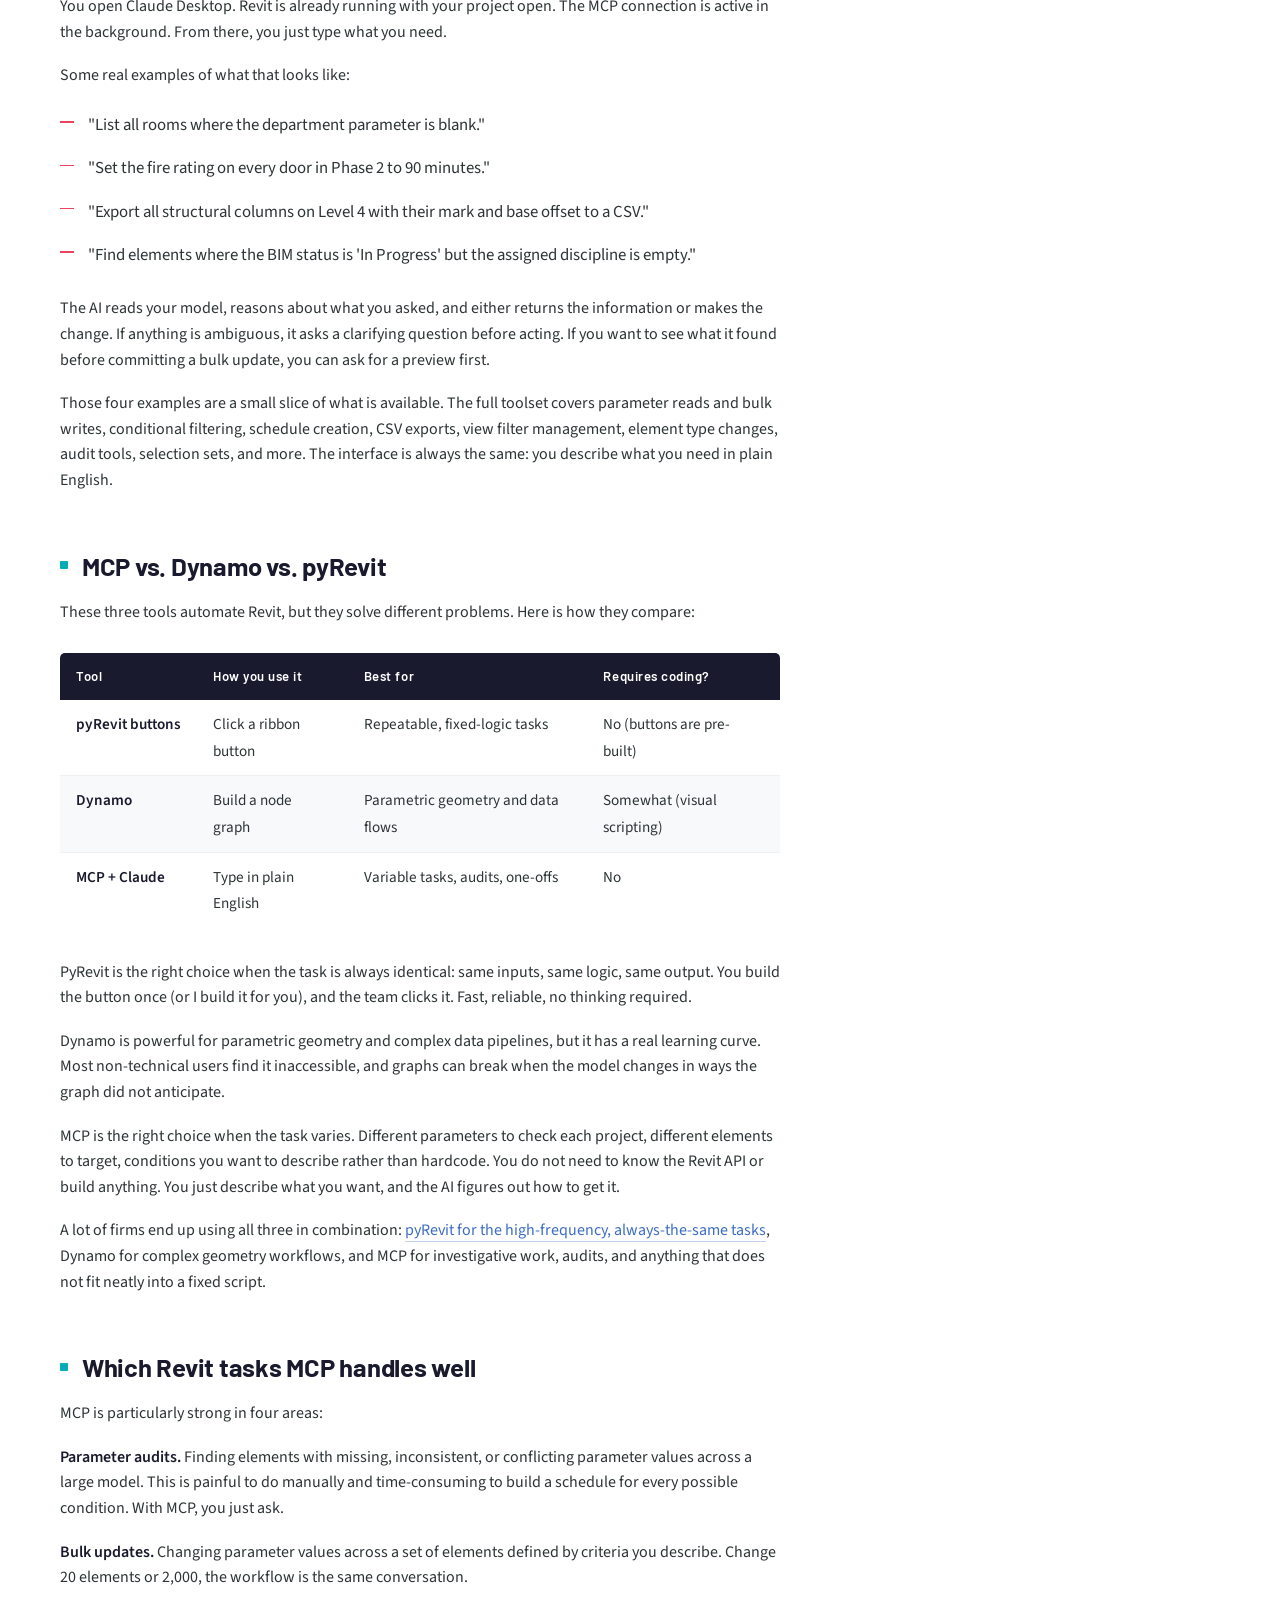
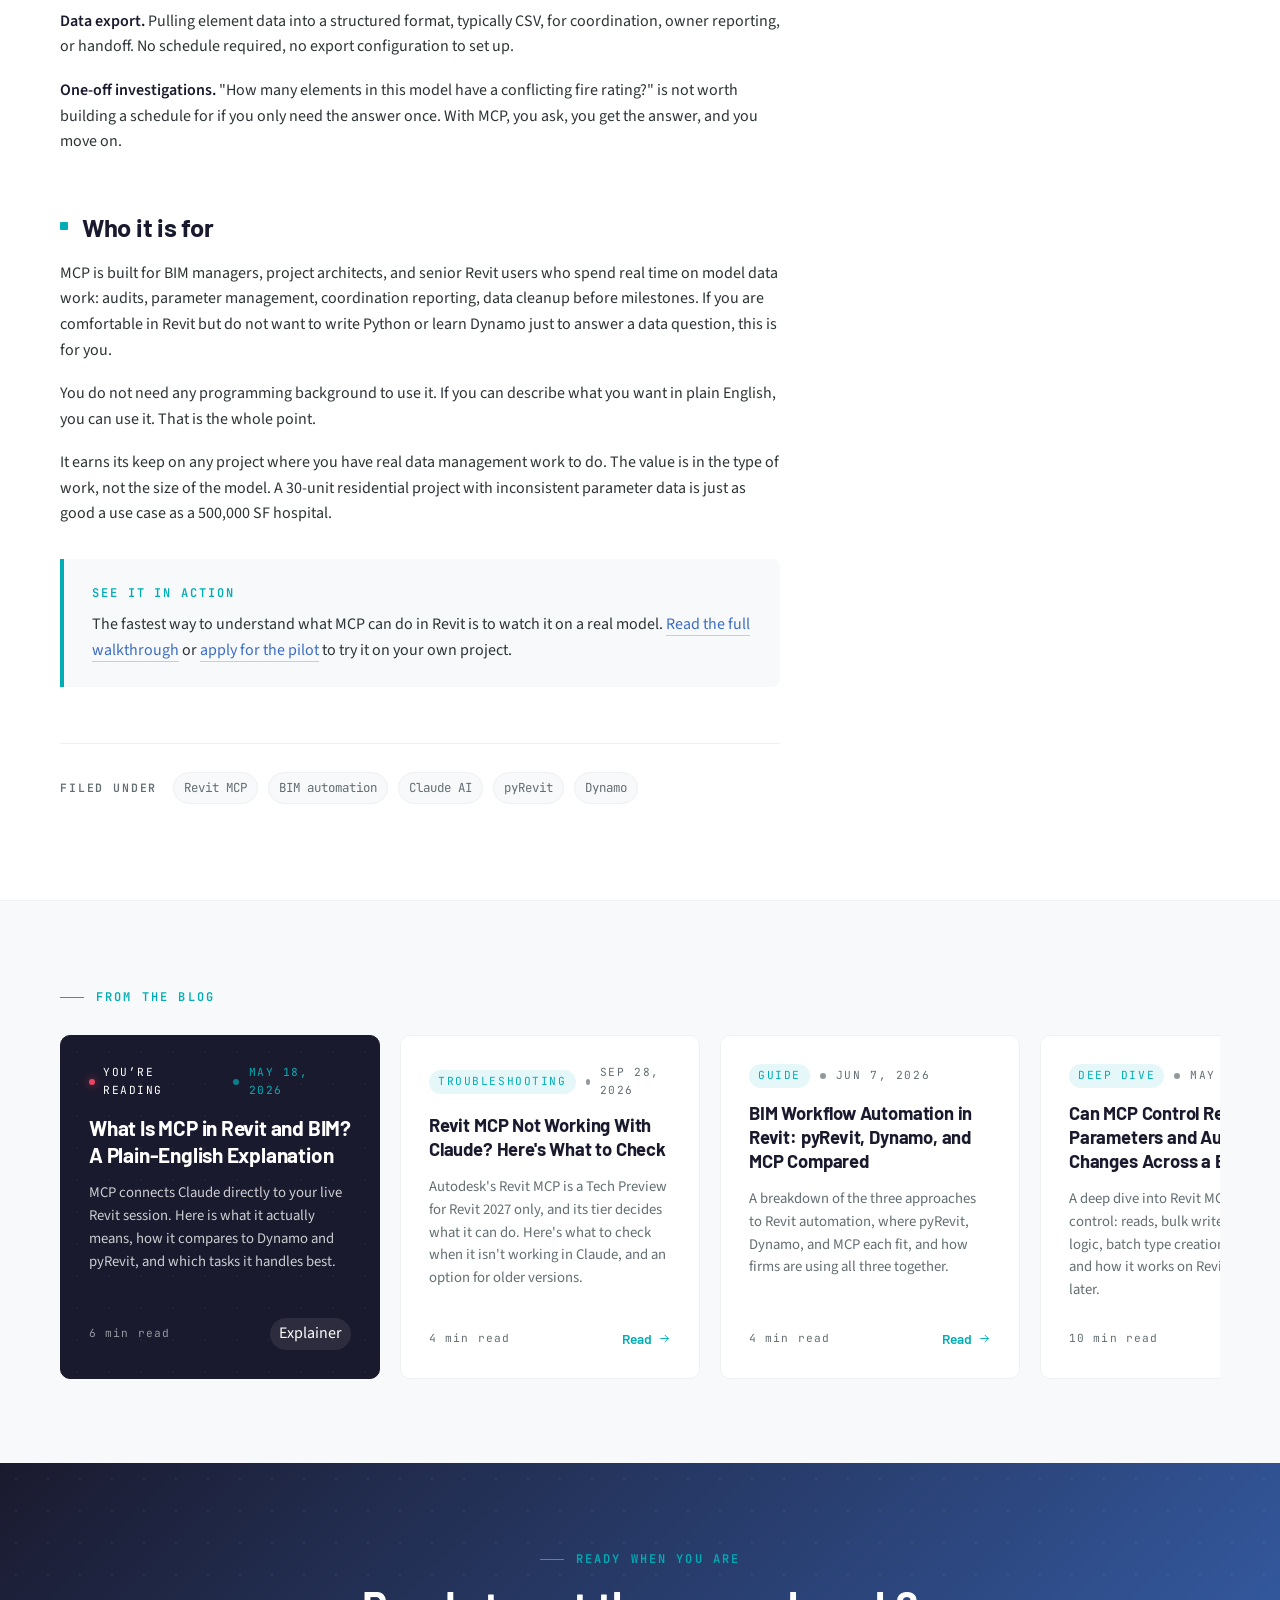
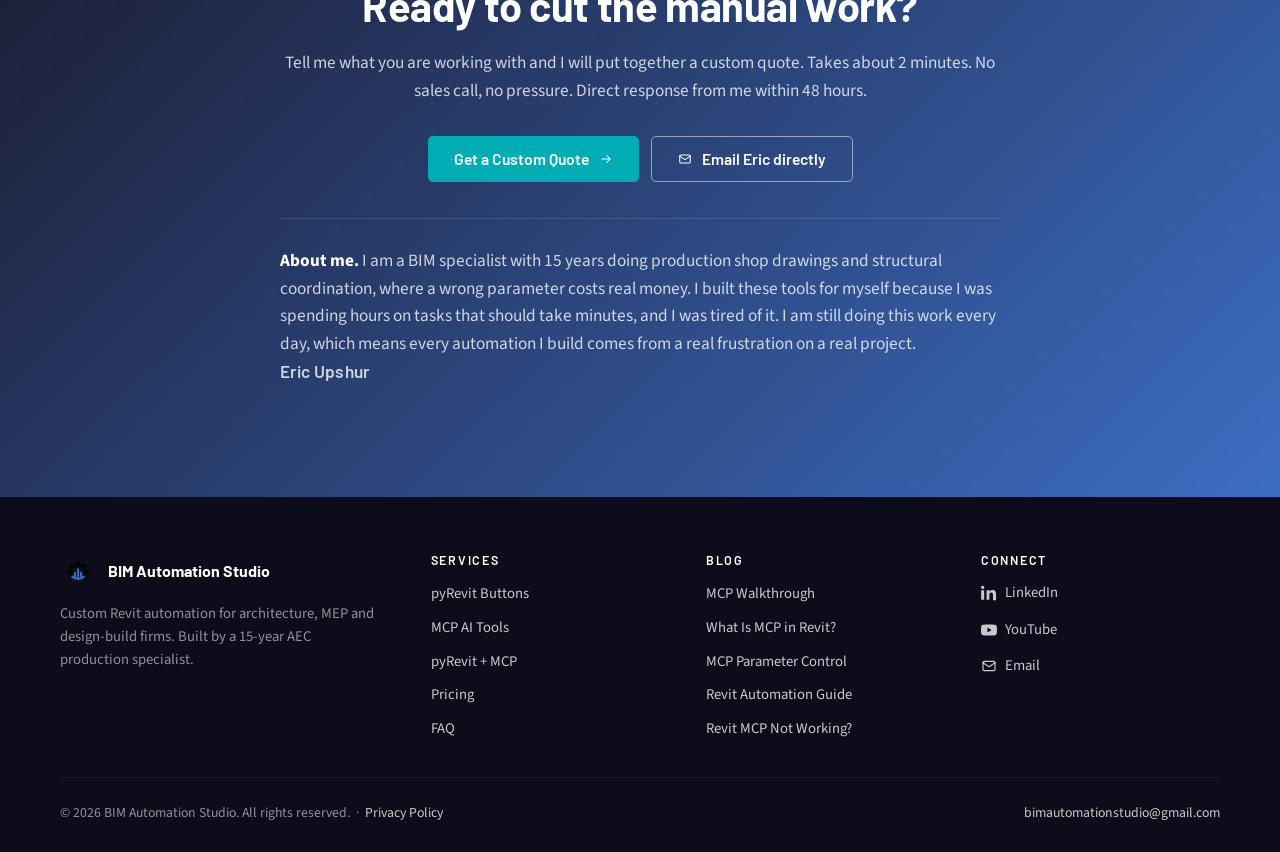
<file: blog-what-is-mcp-in-revit-bim.html>
<!DOCTYPE html>
<html lang="en">
<head>
<meta charset="UTF-8">
<meta name="viewport" content="width=device-width, initial-scale=1.0">
<title>What Is MCP in Revit and BIM? A Plain-English Explanation · BIM Automation Studio</title>
<meta name="description" content="Autodesk's Revit MCP is a Tech Preview for Revit 2027 only. Watch a production version handle bulk parameter updates, schedules, and CSV exports, and see which tasks it handles better than Dynamo or pyRevit.">
<link rel="icon" href="favicon.png">
<link rel="canonical" href="https://bim-automation-studio.github.io/blog-what-is-mcp-in-revit-bim.html">
<meta property="og:type" content="article">
<meta property="og:url" content="https://bim-automation-studio.github.io/blog-what-is-mcp-in-revit-bim.html">
<meta property="og:title" content="What Is MCP in Revit and BIM? A Plain-English Explanation · BIM Automation Studio">
<meta property="og:site_name" content="BIM Automation Studio">
<meta property="og:description" content="Autodesk's Revit MCP is a Tech Preview for Revit 2027 only. Watch a production version handle bulk parameter updates, schedules, and CSV exports, and see which tasks it handles better than Dynamo or pyRevit.">
<meta property="og:image" content="https://bim-automation-studio.github.io/assets/social-card.png">
<meta name="twitter:card" content="summary_large_image">
<meta name="twitter:title" content="What Is MCP in Revit and BIM? A Plain-English Explanation · BIM Automation Studio">
<meta name="twitter:description" content="Autodesk's Revit MCP is a Tech Preview for Revit 2027 only. Watch a production version handle bulk parameter updates, schedules, and CSV exports, and see which tasks it handles better than Dynamo or pyRevit.">
<meta name="twitter:image" content="https://bim-automation-studio.github.io/assets/social-card.png">

<script type="application/ld+json">
{
  "@context": "https://schema.org",
  "@type": "Article",
  "headline": "What Is MCP in Revit and BIM? A Plain-English Explanation",
  "author": { "@type": "Person", "name": "Eric Upshur" },
  "publisher": { "@type": "Organization", "name": "BIM Automation Studio" },
  "datePublished": "2026-05-18"
}
</script>

<script type="application/ld+json">
{
  "@context": "https://schema.org",
  "@type": "VideoObject",
  "name": "Revit MCP 2.0 | Control Revit with AI — Now Runs in the Background",
  "description": "A demo of Revit MCP running fully in the background: updating room finishes, adjusting door undercuts, and exporting results to CSV, all while working in another application with Revit minimized the entire time.",
  "thumbnailUrl": "https://i.ytimg.com/vi/SU-SKONKJ4k/maxresdefault.jpg",
  "uploadDate": "2026-03-15T03:26:50Z",
  "duration": "PT5M40S",
  "embedUrl": "https://www.youtube.com/embed/SU-SKONKJ4k",
  "contentUrl": "https://www.youtube.com/watch?v=SU-SKONKJ4k",
  "publisher": {
    "@type": "Organization",
    "name": "BIM Automation Studio",
    "logo": {
      "@type": "ImageObject",
      "url": "https://bim-automation-studio.github.io/assets/logo.png"
    }
  }
}
</script>

<!-- Google Analytics -->
<script async src="https://www.googletagmanager.com/gtag/js?id=G-WV3SV10YQT"></script>
<script>
  window.dataLayer = window.dataLayer || [];
  function gtag(){dataLayer.push(arguments);}
  gtag('js', new Date());
  gtag('config', 'G-WV3SV10YQT');
</script>

<link rel="stylesheet" href="colors_and_type.css">
<style>
* { box-sizing: border-box; }
body { margin: 0; background: var(--bas-paper); }
img { max-width: 100%; display: block; }
.container { max-width: var(--container); margin: 0 auto; padding: 0 var(--container-pad); }

.eyebrow {
  font-family: var(--font-mono);
  font-size: 12px;
  letter-spacing: 0.18em;
  text-transform: uppercase;
  color: var(--bas-teal);
  font-weight: 600;
  display: inline-flex; align-items: center; gap: 12px;
}
.eyebrow::before { content:""; width:24px; height:1px; background: var(--bas-teal); display: inline-block; }

.btn {
  display: inline-flex; align-items: center; gap: 10px;
  padding: 14px 26px; border-radius: var(--radius-sm);
  font-family: var(--font-display); font-size: 0.98rem; font-weight: 600;
  text-decoration: none; border: 0; cursor: pointer;
  transition: all 0.2s ease; line-height: 1; white-space: nowrap;
}
.btn--primary { background: var(--bas-coral); color: #fff; }
.btn--primary:hover { background: #d63d56; transform: translateY(-1px); box-shadow: var(--shadow-cta); color: #fff; }
.btn--ghost { background: transparent; color: #fff; border: 1.5px solid rgba(255,255,255,0.5); }
.btn--ghost:hover { background: rgba(255,255,255,0.08); color: #fff; border-color: #fff; }
.btn--teal { background: var(--bas-teal); color: #fff; }
.btn--teal:hover { background: #019199; color: #fff; }

.nav {
  position: sticky; top: 0; z-index: 100;
  background: rgba(26,26,46,0.94);
  backdrop-filter: blur(8px);
  border-bottom: 1px solid rgba(255,255,255,0.06);
}
.nav__inner { display: flex; align-items: center; justify-content: space-between; height: 70px; }
.nav__brand { display: flex; align-items: center; gap: 12px; text-decoration: none; }
.nav__brand img { height: 38px; width: auto; }
.nav__brand-text { display: flex; flex-direction: column; line-height: 1; font-family: var(--font-display); }
.nav__brand-text strong { color: #fff; font-weight: 700; font-size: 0.95rem; letter-spacing: 0.02em; }
.nav__brand-text span { color: var(--bas-on-navy-dim); font-size: 0.7rem; letter-spacing: 0.18em; text-transform: uppercase; margin-top: 2px; font-family: var(--font-mono); }
.nav__links { display: flex; align-items: center; gap: 32px; }
.nav__link { color: var(--bas-on-navy-mut); text-decoration: none; font-size: 0.95rem; font-weight: 500; transition: color 0.2s; }
.nav__link:hover, .nav__link.active { color: var(--bas-teal); }
.nav__cta {
  background: var(--bas-coral); color: #fff; padding: 10px 20px; border-radius: var(--radius-sm);
  font-weight: 600; font-size: 0.92rem; text-decoration: none; transition: background 0.2s;
}
.nav__cta:hover { background: #d63d56; color: #fff; }
.nav__burger { display: none; background: transparent; border: 0; color: #fff; cursor: pointer; padding: 8px; line-height: 0; }

.article-hero {
  background: var(--bas-navy);
  color: #fff;
  padding: 80px 0 64px;
  position: relative; overflow: hidden;
  border-bottom: 1px solid rgba(255,255,255,0.06);
}
.article-hero::before {
  content:""; position:absolute; inset:0;
  background-image: var(--pattern-dots);
  background-size: var(--pattern-dots-size);
  opacity: 0.6; pointer-events: none;
}
.article-hero__inner { position: relative; z-index: 1; max-width: 880px; }
.article-hero__crumbs {
  display: inline-flex; align-items: center; gap: 8px;
  font-family: var(--font-mono); font-size: 0.78rem; letter-spacing: 0.14em; text-transform: uppercase;
  color: var(--bas-on-navy-dim); margin-bottom: 24px;
}
.article-hero__crumbs a { color: var(--bas-on-navy-dim); text-decoration: none; }
.article-hero__crumbs a:hover { color: var(--bas-teal); }
.article-hero__crumbs .sep { color: rgba(255,255,255,0.25); }
.article-hero__tag {
  display: inline-flex; align-items: center; gap: 8px;
  background: rgba(0,173,181,0.14); color: var(--bas-teal);
  padding: 6px 12px; border-radius: var(--radius-pill);
  font-family: var(--font-mono); font-size: 0.72rem;
  letter-spacing: 0.18em; text-transform: uppercase; font-weight: 600;
  margin-bottom: 20px;
}
.article-hero h1 {
  font-family: var(--font-display);
  font-size: clamp(2.1rem, 3.2vw + 1rem, 3rem);
  font-weight: 700; color: #fff; line-height: 1.15;
  letter-spacing: -0.015em; margin: 0 0 24px;
  max-width: 820px;
}
.article-hero__deck {
  font-size: 1.15rem; line-height: 1.55;
  color: var(--bas-on-navy-mut);
  max-width: 720px; margin: 0 0 32px;
}
.article-hero__byline {
  display: flex; align-items: center; gap: 16px;
  padding-top: 24px;
  border-top: 1px solid rgba(255,255,255,0.08);
}
.byline__avatar {
  width: 44px; height: 44px; border-radius: 50%;
  background: linear-gradient(135deg, var(--bas-teal), var(--bas-blue));
  display: grid; place-items: center;
  font-family: var(--font-display); font-weight: 700; color: #fff;
  font-size: 1rem; letter-spacing: 0.02em;
}
.byline__meta { display: flex; flex-direction: column; gap: 2px; line-height: 1.3; }
.byline__name { color: #fff; font-family: var(--font-display); font-weight: 600; font-size: 0.96rem; }
.byline__org { color: var(--bas-on-navy-dim); font-size: 0.82rem; font-family: var(--font-mono); letter-spacing: 0.08em; }
.byline__sep { width: 1px; height: 32px; background: rgba(255,255,255,0.12); }
.byline__date {
  color: var(--bas-on-navy-mut); font-size: 0.88rem; line-height: 1.3;
  display: flex; flex-direction: column;
}
.byline__date small { font-family: var(--font-mono); font-size: 0.72rem; letter-spacing: 0.1em; text-transform: uppercase; color: var(--bas-on-navy-dim); }
.byline__readtime {
  margin-left: auto;
  color: var(--bas-on-navy-mut); font-size: 0.85rem;
  font-family: var(--font-mono); letter-spacing: 0.05em;
  display: flex; align-items: center; gap: 8px;
}
.byline__readtime::before {
  content:""; width: 6px; height: 6px; border-radius: 50%;
  background: var(--bas-teal); flex-shrink: 0;
}

.article-shell { background: #fff; padding: 64px 0 96px; }
.article-grid {
  display: grid;
  grid-template-columns: minmax(0, 1fr) 280px;
  gap: 64px;
  align-items: start;
}
.article {
  max-width: 720px;
  font-size: 1.05rem;
  line-height: 1.75;
  color: var(--bas-ink);
}
.article h2 {
  font-family: var(--font-display);
  font-size: 1.6rem; font-weight: 700;
  color: var(--bas-navy);
  letter-spacing: -0.01em; line-height: 1.25;
  margin: 56px 0 18px;
  scroll-margin-top: 90px;
  position: relative; padding-left: 22px;
}
.article h2::before {
  content:""; position: absolute; left: 0; top: 0.45em;
  width: 8px; height: 8px;
  background: var(--bas-teal); border-radius: 1px;
}
.article h2:first-child { margin-top: 0; }
.article p { margin: 0 0 18px; color: var(--bas-ink); }
.article p:first-child { font-size: 1.18rem; color: var(--bas-ink); line-height: 1.65; }
.article strong { color: var(--bas-navy); font-weight: 600; }
.article ul { margin: 0 0 22px; padding-left: 0; list-style: none; }
.article ul li { position: relative; padding: 4px 0 4px 28px; margin-bottom: 6px; }
.article ul li::before {
  content:""; position: absolute; left: 0; top: 0.85em;
  width: 14px; height: 1.5px; background: var(--bas-coral);
}
.article a { color: var(--bas-blue); border-bottom: 1px solid rgba(60,109,195,0.3); }
.article a:hover { color: var(--bas-teal); border-bottom-color: var(--bas-teal); }

.compare-table { width: 100%; border-collapse: collapse; margin: 28px 0 32px; font-size: 0.95rem; }
.compare-table th {
  background: var(--bas-navy); color: #fff;
  font-family: var(--font-display); font-weight: 600;
  padding: 12px 16px; text-align: left;
  font-size: 0.82rem; letter-spacing: 0.04em;
}
.compare-table th:first-child { border-radius: var(--radius-sm) 0 0 0; }
.compare-table th:last-child { border-radius: 0 var(--radius-sm) 0 0; }
.compare-table td { padding: 11px 16px; border-bottom: 1px solid var(--bas-line); color: var(--bas-ink); vertical-align: top; }
.compare-table tr:last-child td { border-bottom: none; }
.compare-table tr:nth-child(even) td { background: var(--bas-paper); }
.compare-table td:first-child { font-weight: 600; color: var(--bas-navy); white-space: nowrap; }

.article-callout {
  background: var(--bas-paper);
  border-left: 4px solid var(--bas-teal);
  border-radius: 0 var(--radius-md) var(--radius-md) 0;
  padding: 24px 28px; margin: 32px 0;
}
.article-callout__label {
  font-family: var(--font-mono); font-size: 0.75rem;
  letter-spacing: 0.16em; text-transform: uppercase;
  color: var(--bas-teal); font-weight: 600; margin-bottom: 8px;
}
.article-callout p { margin: 0; font-size: 1rem; }

.article-video {
  position: relative; padding-bottom: 56.25%; height: 0; overflow: hidden;
  border-radius: var(--radius-md); margin: 8px 0 40px; background: #000;
  box-shadow: 0 20px 40px -16px rgba(26,26,46,0.25);
}
.article-video iframe { position: absolute; top: 0; left: 0; width: 100%; height: 100%; border: 0; }

.article-tags {
  margin-top: 56px; padding-top: 28px;
  border-top: 1px solid var(--bas-line);
  display: flex; align-items: center; gap: 10px; flex-wrap: wrap;
}
.article-tags__label {
  font-family: var(--font-mono); font-size: 0.72rem;
  letter-spacing: 0.16em; text-transform: uppercase;
  color: var(--bas-ink-muted); font-weight: 600; margin-right: 6px;
}
.article-tag {
  display: inline-block; font-family: var(--font-mono); font-size: 0.78rem;
  padding: 4px 10px; background: var(--bas-paper);
  border: 1px solid var(--bas-line); border-radius: var(--radius-pill);
  color: var(--bas-ink-muted);
}

.sidebar { position: sticky; top: 90px; display: flex; flex-direction: column; gap: 24px; }
.toc { background: #fff; border: 1px solid var(--bas-line); border-radius: var(--radius-lg); padding: 22px 22px 18px; }
.toc__label {
  font-family: var(--font-mono); font-size: 0.72rem;
  letter-spacing: 0.18em; text-transform: uppercase;
  color: var(--bas-teal); font-weight: 600; margin-bottom: 14px;
  display: flex; align-items: center; gap: 10px;
}
.toc__label::before { content:""; width: 18px; height: 1px; background: var(--bas-teal); }
.toc__list { list-style: none; margin: 0; padding: 0; counter-reset: toc; }
.toc__list li { counter-increment: toc; border-left: 1.5px solid var(--bas-line); margin: 0; }
.toc__list li.is-active { border-left-color: var(--bas-teal); }
.toc__list a {
  display: block; padding: 8px 0 8px 14px;
  font-size: 0.88rem; color: var(--bas-ink-muted);
  text-decoration: none; line-height: 1.4; transition: color 0.15s; position: relative;
}
.toc__list a::before {
  content: counter(toc, decimal-leading-zero);
  font-family: var(--font-mono); font-size: 0.7rem;
  color: var(--bas-line-strong); margin-right: 8px; letter-spacing: 0.05em;
}
.toc__list a:hover { color: var(--bas-blue); }
.toc__list li.is-active a { color: var(--bas-navy); font-weight: 600; }
.toc__list li.is-active a::before { color: var(--bas-teal); }

.cta-card {
  background: var(--bas-navy); color: #fff;
  border-radius: var(--radius-lg); padding: 24px 22px;
  position: relative; overflow: hidden;
}
.cta-card::before {
  content:""; position:absolute; inset:0;
  background-image: var(--pattern-dots);
  background-size: 22px 22px; opacity: 0.5; pointer-events: none;
}
.cta-card > * { position: relative; z-index: 1; }
.cta-card__label {
  font-family: var(--font-mono); font-size: 0.7rem;
  letter-spacing: 0.18em; text-transform: uppercase;
  color: var(--bas-teal); font-weight: 600; margin-bottom: 10px;
}
.cta-card h3 {
  font-family: var(--font-display); font-size: 1.15rem; font-weight: 700;
  color: #fff; line-height: 1.3; margin: 0 0 14px;
}
.cta-card p { font-size: 0.88rem; color: var(--bas-on-navy-mut); line-height: 1.5; margin: 0 0 18px; }
.cta-card__actions { display: flex; flex-direction: column; gap: 8px; }
.cta-card__action {
  display: flex; align-items: center; justify-content: space-between;
  padding: 11px 14px;
  background: rgba(255,255,255,0.05); border: 1px solid rgba(255,255,255,0.08);
  border-radius: var(--radius-sm); color: #fff; text-decoration: none;
  font-size: 0.9rem; font-family: var(--font-display); font-weight: 600; transition: all 0.2s;
}
.cta-card__action:hover { background: rgba(0,173,181,0.16); border-color: var(--bas-teal); color: #fff; }
.cta-card__action--primary { background: var(--bas-coral); border-color: var(--bas-coral); }
.cta-card__action--primary:hover { background: #d63d56; border-color: #d63d56; }
.cta-card__action svg { width: 14px; height: 14px; flex-shrink: 0; opacity: 0.7; }
.cta-card__action:hover svg { opacity: 1; transform: translateX(2px); transition: transform 0.2s; }

.final-cta { padding: 80px 0; background: var(--grad-hero); color: #fff; position: relative; overflow: hidden; text-align: center; }
.final-cta::before {
  content:""; position:absolute; inset:0;
  background-image: var(--pattern-dots);
  background-size: var(--pattern-dots-size); opacity: 0.7;
}
.final-cta__inner { position: relative; z-index: 1; max-width: 760px; margin: 0 auto; }
.final-cta h2 {
  color: #fff; font-family: var(--font-display);
  font-size: clamp(1.9rem, 2.6vw + 1rem, 2.6rem);
  font-weight: 700; line-height: 1.2; margin: 12px 0 18px;
}
.final-cta p { color: var(--bas-on-navy-mut); font-size: 1.08rem; line-height: 1.6; margin: 0 0 32px; }
.final-cta__buttons { display: flex; gap: 12px; justify-content: center; flex-wrap: wrap; margin-bottom: 36px; }
.final-cta__bio {
  margin-top: 28px; padding-top: 28px;
  border-top: 1px solid rgba(255,255,255,0.1);
  font-size: 0.95rem; color: var(--bas-on-navy-mut); line-height: 1.6; text-align: left;
}
.final-cta__bio strong { color: #fff; }
.final-cta__sig { margin-top: 14px; color: #fff; font-weight: 600; font-family: var(--font-display); letter-spacing: 0.02em; }

.footer { background: #0c0c1a; color: var(--bas-on-navy-mut); padding: 56px 0 28px; }
.footer__top {
  display: grid; grid-template-columns: 1.4fr 1fr 1fr 1fr;
  gap: 36px; padding-bottom: 36px; border-bottom: 1px solid rgba(255,255,255,0.06);
}
.footer__brand { display: flex; align-items: center; gap: 12px; margin-bottom: 14px; }
.footer__brand img { height: 36px; }
.footer__brand strong { color: #fff; font-family: var(--font-display); font-size: 1rem; }
.footer__tag { color: var(--bas-on-navy-dim); font-size: 0.92rem; line-height: 1.55; max-width: 320px; margin: 0; }
.footer__col h4 {
  color: #fff; font-family: var(--font-display);
  font-size: 0.78rem; letter-spacing: 0.14em; text-transform: uppercase;
  margin: 0 0 14px; font-weight: 600;
}
.footer__col ul { list-style: none; margin: 0; padding: 0; display: flex; flex-direction: column; gap: 8px; }
.footer__col a {
  color: var(--bas-on-navy-mut); text-decoration: none; font-size: 0.92rem;
  display: inline-flex; align-items: center; gap: 8px;
}
.footer__col a:hover { color: var(--bas-teal); }
.footer__bottom {
  display: flex; justify-content: space-between; align-items: center;
  padding-top: 24px; font-size: 0.86rem; color: var(--bas-on-navy-dim);
  flex-wrap: wrap; gap: 12px;
}
.footer__bottom a { color: var(--bas-on-navy-mut); text-decoration: none; }
.footer__bottom a:hover { color: var(--bas-teal); }

.ic { width: 16px; height: 16px; stroke: currentColor; fill: none; stroke-width: 1.75; stroke-linecap: round; stroke-linejoin: round; flex-shrink: 0; }

@media (max-width: 1000px) {
  .article-grid { grid-template-columns: 1fr; gap: 40px; }
  .sidebar { position: static; order: 2; max-width: 720px; }
  .toc { display: none; }
  .footer__top { grid-template-columns: 1fr 1fr; }
}
@media (max-width: 720px) {
  .nav__links {
    display: none; position: absolute; top: 70px; left: 0; right: 0;
    background: var(--bas-navy); flex-direction: column; align-items: stretch;
    padding: 16px 20px 24px; gap: 4px;
    border-top: 1px solid rgba(255,255,255,0.06);
    border-bottom: 1px solid rgba(255,255,255,0.06);
  }
  .nav__links.open { display: flex; }
  .nav__links .nav__link { padding: 12px 0; font-size: 1rem; }
  .nav__cta { width: 100%; text-align: center; margin-top: 8px; }
  .nav__burger { display: inline-block; }
  .article-hero { padding: 48px 0 40px; }
  .article-hero h1 { font-size: 1.85rem; }
  .article-hero__deck { font-size: 1rem; }
  .article-hero__byline { flex-wrap: wrap; }
  .byline__readtime { margin-left: 0; width: 100%; padding-top: 8px; }
  .article-shell { padding: 40px 0 64px; }
  .article { font-size: 1rem; }
  .article h2 { font-size: 1.35rem; margin-top: 40px; }
  .compare-table { font-size: 0.85rem; }
  .compare-table td, .compare-table th { padding: 9px 10px; }
  .footer__top { grid-template-columns: 1fr; }
  .footer__bottom { flex-direction: column; align-items: flex-start; }
}

/* ============================================================
   BLOG FEED: "From the blog"
   ============================================================ */
.blog-feed { background: var(--bas-paper); padding: 80px 0; border-top: 1px solid var(--bas-line); }
.blog-feed__head { display: flex; align-items: end; justify-content: space-between; margin-bottom: 36px; gap: 24px; flex-wrap: wrap; }
.blog-feed__title { font-family: var(--font-display); font-size: clamp(1.6rem, 1.4vw + 1rem, 2rem); font-weight: 700; color: var(--bas-navy); line-height: 1.2; margin: 8px 0 0; max-width: 520px; }
.blog-feed__sub { color: var(--bas-ink-muted); font-size: 1rem; line-height: 1.55; max-width: 460px; margin: 0; }
.blog-feed__scroll-wrapper { position: relative; }
.blog-feed__grid { display: flex; gap: 20px; overflow-x: auto; scroll-behavior: smooth; scrollbar-width: none; -ms-overflow-style: none; padding-bottom: 4px; }
.blog-feed__grid::-webkit-scrollbar { display: none; }
.blog-feed__arrow { position: absolute; top: 50%; transform: translateY(-50%); background: #fff; border: 1px solid var(--bas-line); width: 36px; height: 36px; border-radius: 50%; display: flex; align-items: center; justify-content: center; cursor: pointer; z-index: 10; opacity: 0; transition: opacity 0.2s; box-shadow: 0 2px 8px rgba(0,0,0,0.1); color: var(--bas-navy); }
.blog-feed__scroll-wrapper:hover .blog-feed__arrow { opacity: 1; }
.blog-feed__arrow--left { left: -18px; }
.blog-feed__arrow--right { right: -18px; }
@media (max-width: 900px) { .blog-feed__arrow { opacity: 0.8; } }
.post-card {
  display: flex; flex-direction: column; gap: 14px;
  flex: 0 0 300px; min-width: 300px;
  padding: 28px;
  background: #fff;
  border: 1px solid var(--bas-line);
  border-radius: var(--radius-lg);
  text-decoration: none; color: inherit;
  transition: transform 0.2s ease, border-color 0.2s ease, box-shadow 0.2s ease;
  position: relative;
  min-height: 240px;
}
.post-card--current { background: var(--bas-navy); color: #fff; border-color: var(--bas-navy); cursor: default; flex: 0 0 320px; min-width: 320px; }
.post-card--current::before { content:""; position:absolute; inset:0; border-radius: var(--radius-lg); background-image: var(--pattern-dots); background-size: var(--pattern-dots-size); opacity: 0.45; pointer-events: none; }
.post-card--current > * { position: relative; z-index: 1; }
.post-card--upcoming { border-style: dashed; background: transparent; cursor: default; }
.post-card:not(.post-card--current):not(.post-card--upcoming):hover { transform: translateY(-2px); border-color: var(--bas-teal); box-shadow: var(--shadow-lift); }
.post-card__meta { display: flex; align-items: center; gap: 10px; font-family: var(--font-mono); font-size: 0.7rem; letter-spacing: 0.14em; text-transform: uppercase; color: var(--bas-ink-muted); }
.post-card--current .post-card__meta { color: var(--bas-teal); }
.post-card__meta-dot { width: 6px; height: 6px; border-radius: 50%; background: currentColor; opacity: 0.7; }
.post-card__tag { background: rgba(0,173,181,0.1); color: var(--bas-teal); padding: 3px 9px; border-radius: var(--radius-pill); }
.post-card--current .post-card__tag { background: rgba(0,173,181,0.18); }
.post-card__title { font-family: var(--font-display); font-size: 1.15rem; font-weight: 700; line-height: 1.3; color: var(--bas-navy); margin: 0; }
.post-card--current .post-card__title { color: #fff; font-size: 1.3rem; }
.post-card--upcoming .post-card__title { color: var(--bas-ink-muted); font-style: italic; font-weight: 500; }
.post-card__excerpt { color: var(--bas-ink-muted); font-size: 0.92rem; line-height: 1.55; margin: 0; }
.post-card--current .post-card__excerpt { color: var(--bas-on-navy-mut); }
.post-card__foot { margin-top: auto; display: flex; align-items: center; justify-content: space-between; padding-top: 12px; }
.post-card__readtime { font-family: var(--font-mono); font-size: 0.7rem; letter-spacing: 0.1em; color: var(--bas-ink-muted); }
.post-card--current .post-card__readtime { color: var(--bas-on-navy-dim); }
.post-card__cta { font-family: var(--font-display); font-weight: 600; font-size: 0.86rem; color: var(--bas-teal); display: inline-flex; align-items: center; gap: 6px; }
.post-card__cta svg { width: 14px; height: 14px; transition: transform 0.2s ease; }
.post-card:hover .post-card__cta svg { transform: translateX(3px); }
.post-card__youre-here { display: inline-flex; align-items: center; gap: 8px; font-family: var(--font-mono); font-size: 0.7rem; letter-spacing: 0.14em; text-transform: uppercase; color: #fff; }
.post-card__youre-here::before { content:""; width: 6px; height: 6px; border-radius: 50%; background: var(--bas-coral); box-shadow: 0 0 8px rgba(233,69,96,0.7); }
.post-card__upcoming-badge { display: inline-flex; align-items: center; gap: 8px; font-family: var(--font-mono); font-size: 0.7rem; letter-spacing: 0.14em; text-transform: uppercase; color: var(--bas-ink-muted); }
.post-card__upcoming-badge::before { content:"···"; letter-spacing: 0.05em; color: var(--bas-coral); }

/* ── FLOATING CTA ── */
.floating-cta {
  position: fixed; bottom: 28px; right: 28px; z-index: 999;
  background: var(--bas-coral); color: #fff;
  padding: 14px 22px; border-radius: var(--radius-pill);
  font-family: var(--font-body); font-weight: 600; font-size: 0.92rem;
  text-decoration: none; white-space: nowrap;
  box-shadow: 0 4px 20px rgba(233,69,96,0.45);
  transition: background 0.2s, transform 0.2s, box-shadow 0.2s;
}
.floating-cta:hover { background: #d63d56; transform: translateY(-2px); box-shadow: 0 6px 28px rgba(233,69,96,0.55); color: #fff; }
</style>
</head>
<body>

<svg width="0" height="0" style="position:absolute;width:0;height:0;overflow:hidden" aria-hidden="true">
  <defs>
    <symbol id="i-arrow-right" viewBox="0 0 24 24"><path d="M5 12h14"/><path d="M13 6l6 6-6 6"/></symbol>
    <symbol id="i-mail" viewBox="0 0 24 24"><path d="M3 7l9 6 9-6"/><rect x="3" y="5" width="18" height="14" rx="2"/></symbol>
    <symbol id="i-linkedin" viewBox="0 0 24 24" fill="currentColor" stroke="none"><path d="M4.98 3.5C4.98 4.88 3.87 6 2.5 6S0 4.88 0 3.5 1.12 1 2.5 1s2.48 1.12 2.48 2.5zM.22 8h4.56v14H.22V8zM8.34 8h4.37v1.92h.06c.61-1.15 2.1-2.36 4.32-2.36 4.62 0 5.47 3.04 5.47 7v8.44h-4.56v-7.49c0-1.79-.04-4.1-2.5-4.1-2.5 0-2.88 1.95-2.88 3.97V22H8.34V8z"/></symbol>
    <symbol id="i-youtube" viewBox="0 0 24 24" fill="currentColor" stroke="none"><path d="M23.5 6.2a3 3 0 0 0-2.1-2.1C19.5 3.6 12 3.6 12 3.6s-7.5 0-9.4.5A3 3 0 0 0 .5 6.2C0 8.1 0 12 0 12s0 3.9.5 5.8a3 3 0 0 0 2.1 2.1c1.9.5 9.4.5 9.4.5s7.5 0 9.4-.5a3 3 0 0 0 2.1-2.1c.5-1.9.5-5.8.5-5.8s0-3.9-.5-5.8zM9.6 15.6V8.4l6.3 3.6-6.3 3.6z"/></symbol>
    <symbol id="i-menu" viewBox="0 0 24 24"><path d="M3 6h18"/><path d="M3 12h18"/><path d="M3 18h18"/></symbol>
    <symbol id="i-sparkles" viewBox="0 0 24 24"><path d="M12 3l1.5 4.5L18 9l-4.5 1.5L12 15l-1.5-4.5L6 9l4.5-1.5L12 3z"/><path d="M19 14l.7 2.1L22 17l-2.3.9L19 20l-.7-2.1L16 17l2.3-.9L19 14z"/></symbol>
  </defs>
</svg>

<!-- NAV -->
<header class="nav">
  <div class="container nav__inner">
    <a href="index.html" class="nav__brand" aria-label="BIM Automation Studio">
      <img src="assets/logo-transparent.png" alt="">
      <span class="nav__brand-text"><strong>BIM Automation Studio</strong><span>Revit · pyRevit · MCP</span></span>
    </a>
    <button class="nav__burger" aria-label="Menu" id="burger"><svg class="ic" style="width:24px;height:24px"><use href="#i-menu"/></svg></button>
    <nav class="nav__links" id="nav-links">
      <a href="blog.html" class="nav__link active">Blog</a>
      <a href="pyrevit-mcp.html" class="nav__link">pyRevit + MCP</a>
      <a href="pricing.html" class="nav__link">Pricing</a>
      <a href="pricing.html#get-in-touch" class="nav__cta">Get Started</a>
    </nav>
  </div>
</header>

<!-- ARTICLE HERO -->
<section class="article-hero">
  <div class="container">
    <div class="article-hero__inner">
      <div class="article-hero__crumbs">
        <a href="index.html">Home</a>
        <span class="sep">/</span>
        <a href="blog.html">Blog</a>
        <span class="sep">/</span>
        <span style="color:#fff">What is MCP in Revit?</span>
      </div>
      <span class="article-hero__tag"><svg class="ic" style="width:11px;height:11px"><use href="#i-sparkles"/></svg> Explainer</span>
      <h1>What Is MCP in Revit and BIM? A Plain-English Explanation</h1>
      <p class="article-hero__deck">MCP (Model Context Protocol) is the layer that connects an AI like Claude to your live Revit session. Here is what it actually means, how it compares to Dynamo and pyRevit, and which tasks it is built for.</p>
      <div class="article-hero__byline">
        <div class="byline__avatar">EU</div>
        <div class="byline__meta">
          <span class="byline__name">Eric Upshur</span>
          <span class="byline__org">BIM Automation Studio</span>
        </div>
        <div class="byline__sep"></div>
        <div class="byline__date">
          <small>Published</small>
          <span>May 18, 2026</span>
        </div>
        <span class="byline__readtime">6 min read</span>
      </div>
    </div>
  </div>
</section>

<!-- ARTICLE BODY -->
<section class="article-shell">
  <div class="container">
    <div class="article-grid">

      <article class="article">

        <div class="article-video" aria-label="MCP v2 demo video">
          <iframe loading="lazy" src="https://www.youtube.com/embed/SU-SKONKJ4k" title="MCP v2.0 demo: Revit MCP running fully in the background" allow="accelerometer; autoplay; clipboard-write; encrypted-media; gyroscope; picture-in-picture" allowfullscreen></iframe>
        </div>

        <h2 id="what-is-mcp">What MCP actually is</h2>
        <p>MCP stands for Model Context Protocol. It is an open standard, developed by Anthropic, that lets an AI assistant connect directly to external tools and data sources. In the context of Revit, it means Claude (the AI) can talk to your live Revit session in real time: reading elements, querying parameters, and writing data back to the model.</p>
        <p>Without MCP, Claude is like asking a knowledgeable colleague who has never seen your project. They can explain what a curtain wall is or how Revit phases work, but they have no visibility into what is actually in your model. MCP creates a live connection to your specific open project, so the AI is responding to real data, not general knowledge.</p>
        <p>The protocol itself is not Revit-specific. It is the same standard that connects Claude to databases, file systems, web APIs, and other software. The Revit implementation is a custom bridge that I built and maintain, and it is what makes the whole thing work inside your Autodesk environment.</p>

        <h2 id="how-it-works">How it works in practice</h2>
        <p>You open Claude Desktop. Revit is already running with your project open. The MCP connection is active in the background. From there, you just type what you need.</p>
        <p>Some real examples of what that looks like:</p>
        <ul>
          <li>"List all rooms where the department parameter is blank."</li>
          <li>"Set the fire rating on every door in Phase 2 to 90 minutes."</li>
          <li>"Export all structural columns on Level 4 with their mark and base offset to a CSV."</li>
          <li>"Find elements where the BIM status is 'In Progress' but the assigned discipline is empty."</li>
        </ul>
        <p>The AI reads your model, reasons about what you asked, and either returns the information or makes the change. If anything is ambiguous, it asks a clarifying question before acting. If you want to see what it found before committing a bulk update, you can ask for a preview first.</p>
        <p>Those four examples are a small slice of what is available. The full toolset covers parameter reads and bulk writes, conditional filtering, schedule creation, CSV exports, view filter management, element type changes, audit tools, selection sets, and more. The interface is always the same: you describe what you need in plain English.</p>

        <h2 id="vs-dynamo-pyrevit">MCP vs. Dynamo vs. pyRevit</h2>
        <p>These three tools automate Revit, but they solve different problems. Here is how they compare:</p>

        <table class="compare-table">
          <thead>
            <tr>
              <th>Tool</th>
              <th>How you use it</th>
              <th>Best for</th>
              <th>Requires coding?</th>
            </tr>
          </thead>
          <tbody>
            <tr>
              <td>pyRevit buttons</td>
              <td>Click a ribbon button</td>
              <td>Repeatable, fixed-logic tasks</td>
              <td>No (buttons are pre-built)</td>
            </tr>
            <tr>
              <td>Dynamo</td>
              <td>Build a node graph</td>
              <td>Parametric geometry and data flows</td>
              <td>Somewhat (visual scripting)</td>
            </tr>
            <tr>
              <td>MCP + Claude</td>
              <td>Type in plain English</td>
              <td>Variable tasks, audits, one-offs</td>
              <td>No</td>
            </tr>
          </tbody>
        </table>

        <p>PyRevit is the right choice when the task is always identical: same inputs, same logic, same output. You build the button once (or I build it for you), and the team clicks it. Fast, reliable, no thinking required.</p>
        <p>Dynamo is powerful for parametric geometry and complex data pipelines, but it has a real learning curve. Most non-technical users find it inaccessible, and graphs can break when the model changes in ways the graph did not anticipate.</p>
        <p>MCP is the right choice when the task varies. Different parameters to check each project, different elements to target, conditions you want to describe rather than hardcode. You do not need to know the Revit API or build anything. You just describe what you want, and the AI figures out how to get it.</p>
        <p>A lot of firms end up using all three in combination: <a href="pyrevit-mcp.html">pyRevit for the high-frequency, always-the-same tasks</a>, Dynamo for complex geometry workflows, and MCP for investigative work, audits, and anything that does not fit neatly into a fixed script.</p>

        <h2 id="what-revit-tasks">Which Revit tasks MCP handles well</h2>
        <p>MCP is particularly strong in four areas:</p>
        <p><strong>Parameter audits.</strong> Finding elements with missing, inconsistent, or conflicting parameter values across a large model. This is painful to do manually and time-consuming to build a schedule for every possible condition. With MCP, you just ask.</p>
        <p><strong>Bulk updates.</strong> Changing parameter values across a set of elements defined by criteria you describe. Change 20 elements or 2,000, the workflow is the same conversation.</p>
        <p><strong>Data export.</strong> Pulling element data into a structured format, typically CSV, for coordination, owner reporting, or handoff. No schedule required, no export configuration to set up.</p>
        <p><strong>One-off investigations.</strong> "How many elements in this model have a conflicting fire rating?" is not worth building a schedule for if you only need the answer once. With MCP, you ask, you get the answer, and you move on.</p>

        <h2 id="who-its-for">Who it is for</h2>
        <p>MCP is built for BIM managers, project architects, and senior Revit users who spend real time on model data work: audits, parameter management, coordination reporting, data cleanup before milestones. If you are comfortable in Revit but do not want to write Python or learn Dynamo just to answer a data question, this is for you.</p>
        <p>You do not need any programming background to use it. If you can describe what you want in plain English, you can use it. That is the whole point.</p>
        <p>It earns its keep on any project where you have real data management work to do. The value is in the type of work, not the size of the model. A 30-unit residential project with inconsistent parameter data is just as good a use case as a 500,000 SF hospital.</p>

        <div class="article-callout">
          <div class="article-callout__label">See it in action</div>
          <p>The fastest way to understand what MCP can do in Revit is to watch it on a real model. <a href="blog-revit-mcp-natural-language-control.html">Read the full walkthrough</a> or <a href="pricing.html#get-in-touch">apply for the pilot</a> to try it on your own project.</p>
        </div>

        <div class="article-tags">
          <span class="article-tags__label">Filed under</span>
          <span class="article-tag">Revit MCP</span>
          <span class="article-tag">BIM automation</span>
          <span class="article-tag">Claude AI</span>
          <span class="article-tag">pyRevit</span>
          <span class="article-tag">Dynamo</span>
        </div>
      </article>

      <!-- SIDEBAR -->
      <aside class="sidebar" aria-label="Article sidebar">
        <nav class="toc" aria-label="Table of contents">
          <div class="toc__label">On this page</div>
          <ol class="toc__list" id="toc-list">
            <li><a href="#what-is-mcp">What MCP actually is</a></li>
            <li><a href="#how-it-works">How it works in practice</a></li>
            <li><a href="#vs-dynamo-pyrevit">MCP vs. Dynamo vs. pyRevit</a></li>
            <li><a href="#what-revit-tasks">Which tasks it handles</a></li>
            <li><a href="#who-its-for">Who it's for</a></li>
          </ol>
        </nav>

        <div class="cta-card">
          <div class="cta-card__label">Next steps</div>
          <h3>Want to see it on your model?</h3>
          <p>The founding pilot is 30 days free, with no onboarding fee and direct support from me throughout.</p>
          <div class="cta-card__actions">
            <a href="blog-revit-mcp-natural-language-control.html" class="cta-card__action">
              <span>Read the full walkthrough</span>
              <svg class="ic"><use href="#i-arrow-right"/></svg>
            </a>
            <a href="pricing.html#get-in-touch" class="cta-card__action cta-card__action--primary">
              <span>Apply for the pilot</span>
              <svg class="ic"><use href="#i-arrow-right"/></svg>
            </a>
          </div>
        </div>
      </aside>

    </div>
  </div>
</section>

<!-- BLOG FEED -->
<section class="blog-feed" aria-label="More from the blog">
  <div class="container">
    <div class="blog-feed__head" style="display:block;margin-bottom:28px;">
      <div class="eyebrow" style="color:var(--bas-teal)"><span>From the blog</span></div>
    </div>
    <div class="blog-feed__scroll-wrapper">
      <button class="blog-feed__arrow blog-feed__arrow--left" aria-label="Scroll left">
        <svg style="width:16px;height:16px" fill="none" stroke="currentColor" stroke-width="2" viewBox="0 0 24 24"><path d="M15 18l-6-6 6-6"/></svg>
      </button>
      <div class="blog-feed__grid">

        <article class="post-card post-card--current" aria-current="page">
          <div class="post-card__meta">
            <span class="post-card__youre-here">You&rsquo;re reading</span>
            <span class="post-card__meta-dot"></span>
            <span>May 18, 2026</span>
          </div>
          <h3 class="post-card__title">What Is MCP in Revit and BIM? A Plain-English Explanation</h3>
          <p class="post-card__excerpt">MCP connects Claude directly to your live Revit session. Here is what it actually means, how it compares to Dynamo and pyRevit, and which tasks it handles best.</p>
          <div class="post-card__foot">
            <span class="post-card__readtime">6 min read</span>
            <span class="post-card__tag" style="background:rgba(255,255,255,0.08);color:#fff">Explainer</span>
          </div>
        </article>

        <a href="blog-revit-mcp-not-working-claude.html" class="post-card">
          <div class="post-card__meta">
            <span class="post-card__tag">Troubleshooting</span>
            <span class="post-card__meta-dot"></span>
            <span>Sep 28, 2026</span>
          </div>
          <h3 class="post-card__title">Revit MCP Not Working With Claude? Here's What to Check</h3>
          <p class="post-card__excerpt">Autodesk's Revit MCP is a Tech Preview for Revit 2027 only, and its tier decides what it can do. Here's what to check when it isn't working in Claude, and an option for older versions.</p>
          <div class="post-card__foot">
            <span class="post-card__readtime">4 min read</span>
            <span class="post-card__cta">Read <svg class="ic" style="width:13px;height:13px"><use href="#i-arrow-right"/></svg></span>
          </div>
        </a>

        <a href="blog-revit-workflow-automation-guide.html" class="post-card">
          <div class="post-card__meta">
            <span class="post-card__tag">Guide</span>
            <span class="post-card__meta-dot"></span>
            <span>Jun 7, 2026</span>
          </div>
          <h3 class="post-card__title">BIM Workflow Automation in Revit: pyRevit, Dynamo, and MCP Compared</h3>
          <p class="post-card__excerpt">A breakdown of the three approaches to Revit automation, where pyRevit, Dynamo, and MCP each fit, and how firms are using all three together.</p>
          <div class="post-card__foot">
            <span class="post-card__readtime">4 min read</span>
            <span class="post-card__cta">Read <svg class="ic" style="width:13px;height:13px"><use href="#i-arrow-right"/></svg></span>
          </div>
        </a>

        <a href="blog-can-mcp-control-revit-parameters.html" class="post-card">
          <div class="post-card__meta">
            <span class="post-card__tag">Deep dive</span>
            <span class="post-card__meta-dot"></span>
            <span>May 23, 2026</span>
          </div>
          <h3 class="post-card__title">Can MCP Control Revit Parameters and Automate Changes Across a BIM Model?</h3>
          <p class="post-card__excerpt">A deep dive into Revit MCP's parameter control: reads, bulk writes, conditional logic, batch type creation, view filters, and how it works on Revit 2024 and later.</p>
          <div class="post-card__foot">
            <span class="post-card__readtime">10 min read</span>
            <span class="post-card__cta">Read <svg class="ic" style="width:13px;height:13px"><use href="#i-arrow-right"/></svg></span>
          </div>
        </a>

        <a href="blog-revit-mcp-natural-language-control.html" class="post-card">
          <div class="post-card__meta">
            <span class="post-card__tag">Product walkthrough</span>
            <span class="post-card__meta-dot"></span>
            <span>Apr 28, 2026</span>
          </div>
          <h3 class="post-card__title">Claude + Revit: Control Your Model in Plain English with MCP</h3>
          <p class="post-card__excerpt">A walkthrough of Revit MCP, covering plain-English commands, conditional bulk updates, and schedule and CSV exports without writing code.</p>
          <div class="post-card__foot">
            <span class="post-card__readtime">7 min read</span>
            <span class="post-card__cta">Read <svg class="ic" style="width:13px;height:13px"><use href="#i-arrow-right"/></svg></span>
          </div>
        </a>

      </div>
      <button class="blog-feed__arrow blog-feed__arrow--right" aria-label="Scroll right">
        <svg style="width:16px;height:16px" fill="none" stroke="currentColor" stroke-width="2" viewBox="0 0 24 24"><path d="M9 18l6-6-6-6"/></svg>
      </button>
    </div>
  </div>
</section>

<!-- FINAL CTA -->
<section class="final-cta" id="final-cta">
  <div class="container final-cta__inner">
    <div class="eyebrow" style="justify-content:center;display:inline-flex;color:var(--bas-teal)"><span>Ready when you are</span></div>
    <h2>Ready to cut the manual work?</h2>
    <p>Tell me what you are working with and I will put together a custom quote. Takes about 2 minutes. No sales call, no pressure. Direct response from me within 48 hours.</p>
    <div class="final-cta__buttons">
      <a href="pricing.html#get-in-touch" class="btn btn--teal">Get a Custom Quote <svg class="ic" style="width:14px;height:14px"><use href="#i-arrow-right"/></svg></a>
      <a href="mailto:bimautomationstudio@gmail.com" class="btn btn--ghost"><svg class="ic" style="width:14px;height:14px"><use href="#i-mail"/></svg> Email Eric directly</a>
    </div>
    <div class="final-cta__bio">
      <p style="margin:0"><strong>About me.</strong> I am a BIM specialist with 15 years doing production shop drawings and structural coordination, where a wrong parameter costs real money. I built these tools for myself because I was spending hours on tasks that should take minutes, and I was tired of it. I am still doing this work every day, which means every automation I build comes from a real frustration on a real project.</p>
      <p class="final-cta__sig">Eric Upshur</p>
    </div>
  </div>
</section>

<!-- FOOTER -->
<footer class="footer">
  <div class="container">
    <div class="footer__top">
      <div>
        <div class="footer__brand">
          <img src="assets/logo-transparent.png" alt="">
          <strong>BIM Automation Studio</strong>
        </div>
        <p class="footer__tag">Custom Revit automation for architecture, MEP and design-build firms. Built by a 15-year AEC production specialist.</p>
      </div>
      <div class="footer__col">
        <h4>Services</h4>
        <ul>
          <li><a href="index.html#services">pyRevit Buttons</a></li>
          <li><a href="index.html#services">MCP AI Tools</a></li>
          <li><a href="pyrevit-mcp.html">pyRevit + MCP</a></li>
          <li><a href="pricing.html">Pricing</a></li>
          <li><a href="pricing.html#faq">FAQ</a></li>
        </ul>
      </div>
      <div class="footer__col">
        <h4><a href="blog.html" style="color:inherit;text-decoration:none;font-size:inherit;">Blog</a></h4>
        <ul>
          <li><a href="blog-revit-mcp-natural-language-control.html">MCP Walkthrough</a></li>
          <li><a href="blog-what-is-mcp-in-revit-bim.html">What Is MCP in Revit?</a></li>
          <li><a href="blog-can-mcp-control-revit-parameters.html">MCP Parameter Control</a></li>
          <li><a href="blog-revit-workflow-automation-guide.html">Revit Automation Guide</a></li>
          <li><a href="blog-revit-mcp-not-working-claude.html">Revit MCP Not Working?</a></li>
        </ul>
      </div>
      <div class="footer__col">
        <h4>Connect</h4>
        <ul>
          <li><a href="https://www.linkedin.com/in/ericupshur" target="_blank" rel="noreferrer"><svg class="ic"><use href="#i-linkedin"/></svg> LinkedIn</a></li>
          <li><a href="https://www.youtube.com/@BIMAutomationStudio" target="_blank" rel="noreferrer"><svg class="ic"><use href="#i-youtube"/></svg> YouTube</a></li>
          <li><a href="mailto:bimautomationstudio@gmail.com"><svg class="ic"><use href="#i-mail"/></svg> Email</a></li>
        </ul>
      </div>
    </div>
    <div class="footer__bottom">
      <span>© 2026 BIM Automation Studio. All rights reserved.  ·  <a href="privacy-policy.html">Privacy Policy</a></span>
      <span><a href="mailto:bimautomationstudio@gmail.com">bimautomationstudio@gmail.com</a></span>
    </div>
  </div>
</footer>

<script>
  document.getElementById('burger').addEventListener('click', function() {
    document.getElementById('nav-links').classList.toggle('open');
  });
  document.querySelectorAll('#nav-links a').forEach(function(a){
    a.addEventListener('click', function(){ document.getElementById('nav-links').classList.remove('open'); });
  });
  (function() {
    var headings = Array.prototype.slice.call(document.querySelectorAll('.article h2[id]'));
    var tocLinks = document.querySelectorAll('#toc-list a');
    if (!headings.length) return;
    var pinnedUntil = 0;
    function setActive(id) {
      tocLinks.forEach(function(l) {
        l.parentElement.classList.toggle('is-active', l.getAttribute('href') === '#' + id);
      });
    }
    function update() {
      if (Date.now() < pinnedUntil) return;
      var threshold = 140;
      var active = headings[0].id;
      for (var i = 0; i < headings.length; i++) {
        if (headings[i].getBoundingClientRect().top - threshold <= 0) {
          active = headings[i].id;
        } else { break; }
      }
      setActive(active);
    }
    window.addEventListener('scroll', update, { passive: true });
    window.addEventListener('resize', update);
    tocLinks.forEach(function(l) {
      l.addEventListener('click', function() {
        setActive(l.getAttribute('href').slice(1));
        pinnedUntil = Date.now() + 800;
      });
    });
    update();
  })();
</script>

<a href="pricing.html#get-in-touch" class="floating-cta" onclick="gtag('event','cta_click',{event_category:'floating',event_label:'blog_what_is_mcp_floating'})">Apply for Pilot Access</a>

<script>
(function() {
  document.querySelectorAll('.blog-feed__scroll-wrapper').forEach(function(wrapper) {
    var grid = wrapper.querySelector('.blog-feed__grid');
    var leftBtn = wrapper.querySelector('.blog-feed__arrow--left');
    var rightBtn = wrapper.querySelector('.blog-feed__arrow--right');
    var interval;
    function startScroll(dir) { interval = setInterval(function() { grid.scrollLeft += dir * 6; }, 16); }
    function stopScroll() { clearInterval(interval); }
    leftBtn.addEventListener('mouseenter', function() { startScroll(-1); });
    leftBtn.addEventListener('mouseleave', stopScroll);
    rightBtn.addEventListener('mouseenter', function() { startScroll(1); });
    rightBtn.addEventListener('mouseleave', stopScroll);
  });
})();
</script>

<script src="assets/bas-analytics.js" defer></script>
</body>
</html>
</file>
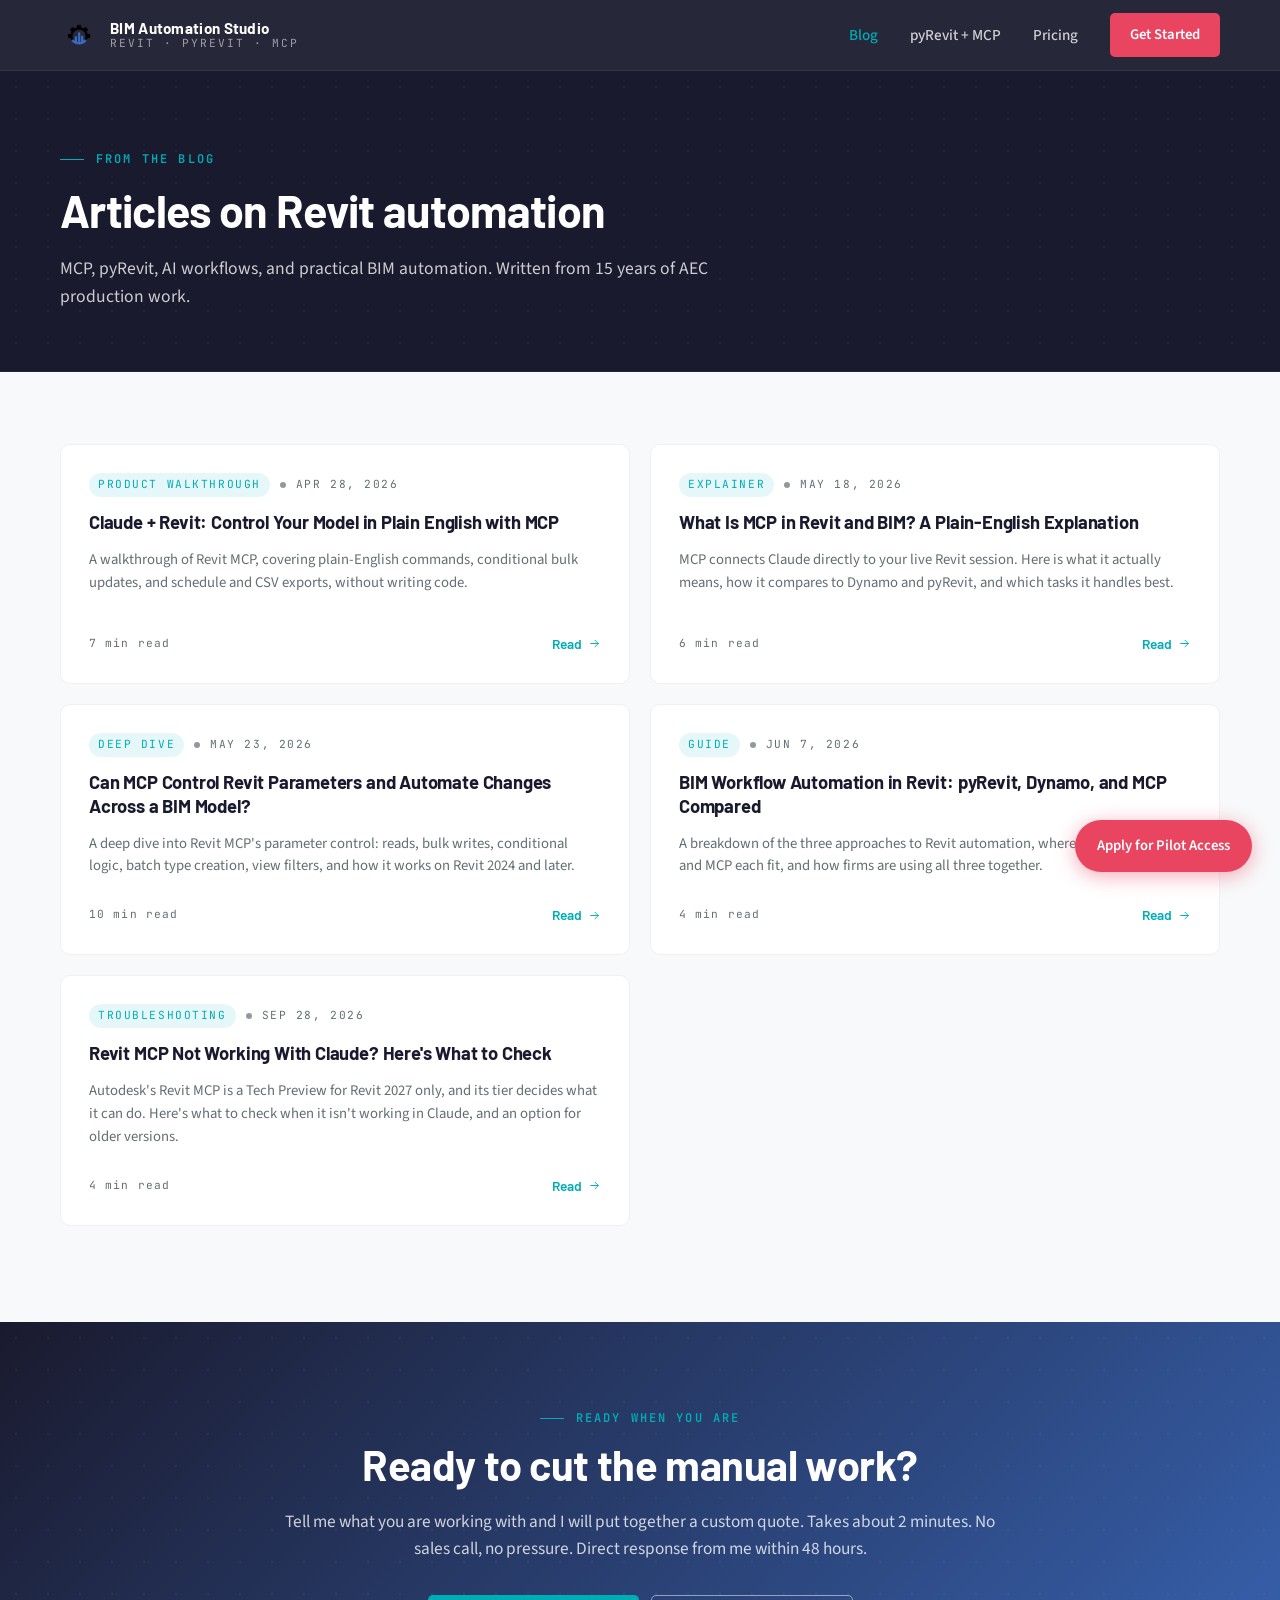
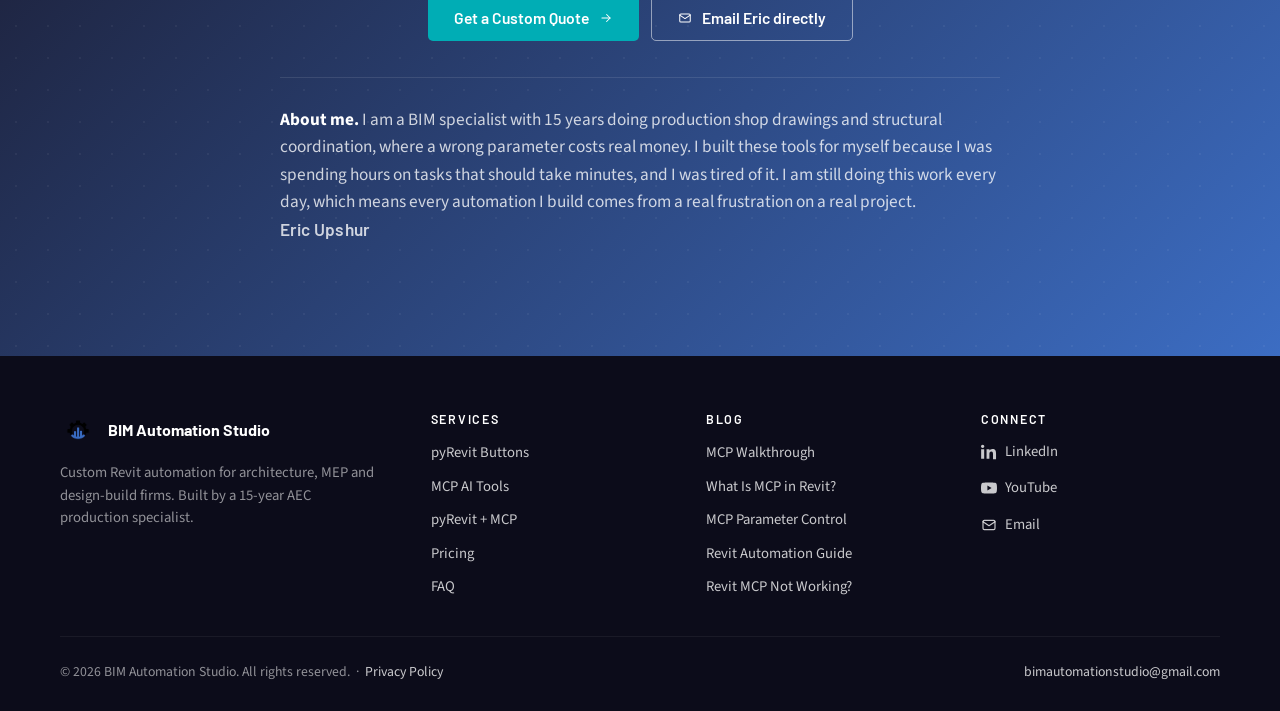
<file: blog.html>
<!DOCTYPE html>
<html lang="en">
<head>
<meta charset="UTF-8">
<meta name="viewport" content="width=device-width, initial-scale=1.0">
<title>Blog · BIM Automation Studio</title>
<meta name="description" content="Articles on Revit automation, MCP, pyRevit, and AI-powered BIM workflows — written by a 15-year AEC production specialist.">
<link rel="icon" href="favicon.png">
<link rel="canonical" href="https://bim-automation-studio.github.io/blog.html">
<meta property="og:type" content="website">
<meta property="og:url" content="https://bim-automation-studio.github.io/blog.html">
<meta property="og:title" content="Blog · BIM Automation Studio">
<meta property="og:site_name" content="BIM Automation Studio">
<meta property="og:description" content="Articles on Revit automation, MCP, pyRevit, and AI-powered BIM workflows — written by a 15-year AEC production specialist.">
<meta property="og:image" content="https://bim-automation-studio.github.io/assets/social-card.png">
<meta name="twitter:card" content="summary_large_image">
<meta name="twitter:title" content="Blog · BIM Automation Studio">
<meta name="twitter:description" content="Articles on Revit automation, MCP, pyRevit, and AI-powered BIM workflows — written by a 15-year AEC production specialist.">
<meta name="twitter:image" content="https://bim-automation-studio.github.io/assets/social-card.png">

<!-- Google Analytics -->
<script async src="https://www.googletagmanager.com/gtag/js?id=G-WV3SV10YQT"></script>
<script>
  window.dataLayer = window.dataLayer || [];
  function gtag(){dataLayer.push(arguments);}
  gtag('js', new Date());
  gtag('config', 'G-WV3SV10YQT');
</script>

<link rel="stylesheet" href="colors_and_type.css">
<style>
* { box-sizing: border-box; }
body { margin: 0; background: var(--bas-paper); }
img { max-width: 100%; display: block; }
.container { max-width: var(--container); margin: 0 auto; padding: 0 var(--container-pad); }

.eyebrow {
  font-family: var(--font-mono);
  font-size: 12px;
  letter-spacing: 0.18em;
  text-transform: uppercase;
  color: var(--bas-teal);
  font-weight: 600;
  display: inline-flex; align-items: center; gap: 12px;
}
.eyebrow::before { content:""; width:24px; height:1px; background: var(--bas-teal); display: inline-block; }

.btn {
  display: inline-flex; align-items: center; gap: 10px;
  padding: 14px 26px; border-radius: var(--radius-sm);
  font-family: var(--font-display); font-size: 0.98rem; font-weight: 600;
  text-decoration: none; border: 0; cursor: pointer;
  transition: all 0.2s ease; line-height: 1; white-space: nowrap;
}
.btn--teal { background: var(--bas-teal); color: #fff; }
.btn--teal:hover { background: #019199; color: #fff; }
.btn--ghost { background: transparent; color: #fff; border: 1.5px solid rgba(255,255,255,0.5); }
.btn--ghost:hover { background: rgba(255,255,255,0.08); color: #fff; border-color: #fff; }

/* ============================================================
   NAV
   ============================================================ */
.nav {
  position: sticky; top: 0; z-index: 100;
  background: rgba(26,26,46,0.94);
  backdrop-filter: blur(8px);
  border-bottom: 1px solid rgba(255,255,255,0.06);
}
.nav__inner { display: flex; align-items: center; justify-content: space-between; height: 70px; }
.nav__brand { display: flex; align-items: center; gap: 12px; text-decoration: none; }
.nav__brand img { height: 38px; width: auto; }
.nav__brand-text { display: flex; flex-direction: column; line-height: 1; font-family: var(--font-display); }
.nav__brand-text strong { color: #fff; font-weight: 700; font-size: 0.95rem; letter-spacing: 0.02em; }
.nav__brand-text span { color: var(--bas-on-navy-dim); font-size: 0.7rem; letter-spacing: 0.18em; text-transform: uppercase; margin-top: 2px; font-family: var(--font-mono); }
.nav__links { display: flex; align-items: center; gap: 32px; }
.nav__link { color: var(--bas-on-navy-mut); text-decoration: none; font-size: 0.95rem; font-weight: 500; transition: color 0.2s; }
.nav__link:hover, .nav__link.active { color: var(--bas-teal); }
.nav__cta {
  background: var(--bas-coral); color: #fff; padding: 10px 20px; border-radius: var(--radius-sm);
  font-weight: 600; font-size: 0.92rem; text-decoration: none; transition: background 0.2s;
}
.nav__cta:hover { background: #d63d56; color: #fff; }
.nav__burger { display: none; background: transparent; border: 0; color: #fff; cursor: pointer; padding: 8px; line-height: 0; }

/* ============================================================
   PAGE HERO
   ============================================================ */
.blog-hero {
  background: var(--bas-navy);
  color: #fff;
  padding: 72px 0 60px;
  position: relative; overflow: hidden;
  border-bottom: 1px solid rgba(255,255,255,0.06);
}
.blog-hero::before {
  content:""; position:absolute; inset:0;
  background-image: var(--pattern-dots);
  background-size: var(--pattern-dots-size);
  opacity: 0.6; pointer-events: none;
}
.blog-hero__inner { position: relative; z-index: 1; max-width: 680px; }
.blog-hero h1 {
  font-family: var(--font-display);
  font-size: clamp(2rem, 3vw + 1rem, 2.8rem);
  font-weight: 700; color: #fff; line-height: 1.15;
  letter-spacing: -0.015em; margin: 16px 0 18px;
}
.blog-hero__sub {
  font-size: 1.1rem; line-height: 1.6;
  color: var(--bas-on-navy-mut); margin: 0;
}

/* ============================================================
   BLOG GRID
   ============================================================ */
.blog-section { padding: 72px 0 96px; }
.blog-grid {
  display: grid;
  grid-template-columns: 1fr 1fr;
  gap: 20px;
}
.post-card {
  display: flex; flex-direction: column; gap: 14px;
  padding: 28px;
  background: #fff;
  border: 1px solid var(--bas-line);
  border-radius: var(--radius-lg);
  text-decoration: none; color: inherit;
  transition: transform 0.2s ease, border-color 0.2s ease, box-shadow 0.2s ease;
  position: relative;
  min-height: 240px;
}
.post-card:hover { transform: translateY(-2px); border-color: var(--bas-teal); box-shadow: var(--shadow-lift); }
.post-card__meta { display: flex; align-items: center; gap: 10px; font-family: var(--font-mono); font-size: 0.7rem; letter-spacing: 0.14em; text-transform: uppercase; color: var(--bas-ink-muted); }
.post-card__meta-dot { width: 6px; height: 6px; border-radius: 50%; background: currentColor; opacity: 0.7; }
.post-card__tag { background: rgba(0,173,181,0.1); color: var(--bas-teal); padding: 3px 9px; border-radius: var(--radius-pill); }
.post-card__title { font-family: var(--font-display); font-size: 1.15rem; font-weight: 700; line-height: 1.3; color: var(--bas-navy); margin: 0; }
.post-card__excerpt { color: var(--bas-ink-muted); font-size: 0.92rem; line-height: 1.55; margin: 0; }
.post-card__foot { margin-top: auto; display: flex; align-items: center; justify-content: space-between; padding-top: 12px; }
.post-card__readtime { font-family: var(--font-mono); font-size: 0.7rem; letter-spacing: 0.1em; color: var(--bas-ink-muted); }
.post-card__cta { font-family: var(--font-display); font-weight: 600; font-size: 0.86rem; color: var(--bas-teal); display: inline-flex; align-items: center; gap: 6px; }
.post-card__cta svg { width: 14px; height: 14px; transition: transform 0.2s ease; }
.post-card:hover .post-card__cta svg { transform: translateX(3px); }

/* ============================================================
   FINAL CTA
   ============================================================ */
.final-cta { padding: 80px 0; background: var(--grad-hero); color: #fff; position: relative; overflow: hidden; text-align: center; }
.final-cta::before {
  content:""; position:absolute; inset:0;
  background-image: var(--pattern-dots);
  background-size: var(--pattern-dots-size); opacity: 0.7;
}
.final-cta__inner { position: relative; z-index: 1; max-width: 760px; margin: 0 auto; }
.final-cta h2 {
  color: #fff; font-family: var(--font-display);
  font-size: clamp(1.9rem, 2.6vw + 1rem, 2.6rem);
  font-weight: 700; line-height: 1.2; margin: 12px 0 18px;
}
.final-cta p { color: var(--bas-on-navy-mut); font-size: 1.08rem; line-height: 1.6; margin: 0 0 32px; }
.final-cta__buttons { display: flex; gap: 12px; justify-content: center; flex-wrap: wrap; margin-bottom: 36px; }
.final-cta__bio {
  margin-top: 28px; padding-top: 28px;
  border-top: 1px solid rgba(255,255,255,0.1);
  font-size: 0.95rem; color: var(--bas-on-navy-mut); line-height: 1.6; text-align: left;
}
.final-cta__bio strong { color: #fff; }
.final-cta__sig { margin-top: 14px; color: #fff; font-weight: 600; font-family: var(--font-display); letter-spacing: 0.02em; }

/* ============================================================
   FOOTER
   ============================================================ */
.footer { background: #0c0c1a; color: var(--bas-on-navy-mut); padding: 56px 0 28px; }
.footer__top {
  display: grid; grid-template-columns: 1.4fr 1fr 1fr 1fr;
  gap: 36px; padding-bottom: 36px; border-bottom: 1px solid rgba(255,255,255,0.06);
}
.footer__brand { display: flex; align-items: center; gap: 12px; margin-bottom: 14px; }
.footer__brand img { height: 36px; }
.footer__brand strong { color: #fff; font-family: var(--font-display); font-size: 1rem; }
.footer__tag { color: var(--bas-on-navy-dim); font-size: 0.92rem; line-height: 1.55; max-width: 320px; margin: 0; }
.footer__col h4 {
  color: #fff; font-family: var(--font-display);
  font-size: 0.78rem; letter-spacing: 0.14em; text-transform: uppercase;
  margin: 0 0 14px; font-weight: 600;
}
.footer__col ul { list-style: none; margin: 0; padding: 0; display: flex; flex-direction: column; gap: 8px; }
.footer__col a {
  color: var(--bas-on-navy-mut); text-decoration: none; font-size: 0.92rem;
  display: inline-flex; align-items: center; gap: 8px;
}
.footer__col a:hover { color: var(--bas-teal); }
.footer__bottom {
  display: flex; justify-content: space-between; align-items: center;
  padding-top: 24px; font-size: 0.86rem; color: var(--bas-on-navy-dim);
  flex-wrap: wrap; gap: 12px;
}
.footer__bottom a { color: var(--bas-on-navy-mut); text-decoration: none; }
.footer__bottom a:hover { color: var(--bas-teal); }

.ic { width: 16px; height: 16px; stroke: currentColor; fill: none; stroke-width: 1.75; stroke-linecap: round; stroke-linejoin: round; flex-shrink: 0; }

/* ============================================================
   RESPONSIVE
   ============================================================ */
@media (max-width: 720px) {
  .nav__links {
    display: none; position: absolute; top: 70px; left: 0; right: 0;
    background: var(--bas-navy); flex-direction: column; align-items: stretch;
    padding: 16px 20px 24px; gap: 4px;
    border-top: 1px solid rgba(255,255,255,0.06);
    border-bottom: 1px solid rgba(255,255,255,0.06);
  }
  .nav__links.open { display: flex; }
  .nav__links .nav__link { padding: 12px 0; font-size: 1rem; }
  .nav__cta { width: 100%; text-align: center; margin-top: 8px; }
  .nav__burger { display: inline-block; }
  .blog-hero { padding: 48px 0 40px; }
  .blog-hero h1 { font-size: 1.85rem; }
  .blog-grid { grid-template-columns: 1fr; }
  .footer__top { grid-template-columns: 1fr; }
  .footer__bottom { flex-direction: column; align-items: flex-start; }
}
@media (min-width: 721px) and (max-width: 1000px) {
  .footer__top { grid-template-columns: 1fr 1fr; }
}

/* ── FLOATING CTA ── */
.floating-cta {
  position: fixed; bottom: 28px; right: 28px; z-index: 999;
  background: var(--bas-coral); color: #fff;
  padding: 14px 22px; border-radius: var(--radius-pill);
  font-family: var(--font-body); font-weight: 600; font-size: 0.92rem;
  text-decoration: none; white-space: nowrap;
  box-shadow: 0 4px 20px rgba(233,69,96,0.45);
  transition: background 0.2s, transform 0.2s, box-shadow 0.2s;
}
.floating-cta:hover { background: #d63d56; transform: translateY(-2px); box-shadow: 0 6px 28px rgba(233,69,96,0.55); color: #fff; }
</style>
</head>
<body>

<svg width="0" height="0" style="position:absolute;width:0;height:0;overflow:hidden" aria-hidden="true">
  <defs>
    <symbol id="i-arrow-right" viewBox="0 0 24 24"><path d="M5 12h14"/><path d="M13 6l6 6-6 6"/></symbol>
    <symbol id="i-mail" viewBox="0 0 24 24"><path d="M3 7l9 6 9-6"/><rect x="3" y="5" width="18" height="14" rx="2"/></symbol>
    <symbol id="i-linkedin" viewBox="0 0 24 24" fill="currentColor" stroke="none"><path d="M4.98 3.5C4.98 4.88 3.87 6 2.5 6S0 4.88 0 3.5 1.12 1 2.5 1s2.48 1.12 2.48 2.5zM.22 8h4.56v14H.22V8zM8.34 8h4.37v1.92h.06c.61-1.15 2.1-2.36 4.32-2.36 4.62 0 5.47 3.04 5.47 7v8.44h-4.56v-7.49c0-1.79-.04-4.1-2.5-4.1-2.5 0-2.88 1.95-2.88 3.97V22H8.34V8z"/></symbol>
    <symbol id="i-youtube" viewBox="0 0 24 24" fill="currentColor" stroke="none"><path d="M23.5 6.2a3 3 0 0 0-2.1-2.1C19.5 3.6 12 3.6 12 3.6s-7.5 0-9.4.5A3 3 0 0 0 .5 6.2C0 8.1 0 12 0 12s0 3.9.5 5.8a3 3 0 0 0 2.1 2.1c1.9.5 9.4.5 9.4.5s7.5 0 9.4-.5a3 3 0 0 0 2.1-2.1c.5-1.9.5-5.8.5-5.8s0-3.9-.5-5.8zM9.6 15.6V8.4l6.3 3.6-6.3 3.6z"/></symbol>
    <symbol id="i-menu" viewBox="0 0 24 24"><path d="M3 6h18"/><path d="M3 12h18"/><path d="M3 18h18"/></symbol>
  </defs>
</svg>

<!-- NAV -->
<header class="nav">
  <div class="container nav__inner">
    <a href="index.html" class="nav__brand" aria-label="BIM Automation Studio">
      <img src="assets/logo-transparent.png" alt="">
      <span class="nav__brand-text"><strong>BIM Automation Studio</strong><span>Revit · pyRevit · MCP</span></span>
    </a>
    <button class="nav__burger" aria-label="Menu" id="burger"><svg class="ic" style="width:24px;height:24px"><use href="#i-menu"/></svg></button>
    <nav class="nav__links" id="nav-links">
      <a href="blog.html" class="nav__link active">Blog</a>
      <a href="pyrevit-mcp.html" class="nav__link">pyRevit + MCP</a>
      <a href="pricing.html" class="nav__link">Pricing</a>
      <a href="pricing.html#get-in-touch" class="nav__cta">Get Started</a>
    </nav>
  </div>
</header>

<!-- PAGE HERO -->
<section class="blog-hero">
  <div class="container">
    <div class="blog-hero__inner">
      <div class="eyebrow"><span>From the blog</span></div>
      <h1>Articles on Revit automation</h1>
      <p class="blog-hero__sub">MCP, pyRevit, AI workflows, and practical BIM automation. Written from 15 years of AEC production work.</p>
    </div>
  </div>
</section>

<!-- BLOG GRID -->
<section class="blog-section">
  <div class="container">
    <div class="blog-grid">

      <a href="blog-revit-mcp-natural-language-control.html" class="post-card">
        <div class="post-card__meta">
          <span class="post-card__tag">Product walkthrough</span>
          <span class="post-card__meta-dot"></span>
          <span>Apr 28, 2026</span>
        </div>
        <h2 class="post-card__title">Claude + Revit: Control Your Model in Plain English with MCP</h2>
        <p class="post-card__excerpt">A walkthrough of Revit MCP, covering plain-English commands, conditional bulk updates, and schedule and CSV exports, without writing code.</p>
        <div class="post-card__foot">
          <span class="post-card__readtime">7 min read</span>
          <span class="post-card__cta">Read <svg class="ic" style="width:13px;height:13px"><use href="#i-arrow-right"/></svg></span>
        </div>
      </a>

      <a href="blog-what-is-mcp-in-revit-bim.html" class="post-card">
        <div class="post-card__meta">
          <span class="post-card__tag">Explainer</span>
          <span class="post-card__meta-dot"></span>
          <span>May 18, 2026</span>
        </div>
        <h2 class="post-card__title">What Is MCP in Revit and BIM? A Plain-English Explanation</h2>
        <p class="post-card__excerpt">MCP connects Claude directly to your live Revit session. Here is what it actually means, how it compares to Dynamo and pyRevit, and which tasks it handles best.</p>
        <div class="post-card__foot">
          <span class="post-card__readtime">6 min read</span>
          <span class="post-card__cta">Read <svg class="ic" style="width:13px;height:13px"><use href="#i-arrow-right"/></svg></span>
        </div>
      </a>

      <a href="blog-can-mcp-control-revit-parameters.html" class="post-card">
        <div class="post-card__meta">
          <span class="post-card__tag">Deep dive</span>
          <span class="post-card__meta-dot"></span>
          <span>May 23, 2026</span>
        </div>
        <h2 class="post-card__title">Can MCP Control Revit Parameters and Automate Changes Across a BIM Model?</h2>
        <p class="post-card__excerpt">A deep dive into Revit MCP's parameter control: reads, bulk writes, conditional logic, batch type creation, view filters, and how it works on Revit 2024 and later.</p>
        <div class="post-card__foot">
          <span class="post-card__readtime">10 min read</span>
          <span class="post-card__cta">Read <svg class="ic" style="width:13px;height:13px"><use href="#i-arrow-right"/></svg></span>
        </div>
      </a>

      <a href="blog-revit-workflow-automation-guide.html" class="post-card">
        <div class="post-card__meta">
          <span class="post-card__tag">Guide</span>
          <span class="post-card__meta-dot"></span>
          <span>Jun 7, 2026</span>
        </div>
        <h2 class="post-card__title">BIM Workflow Automation in Revit: pyRevit, Dynamo, and MCP Compared</h2>
        <p class="post-card__excerpt">A breakdown of the three approaches to Revit automation, where pyRevit, Dynamo, and MCP each fit, and how firms are using all three together.</p>
        <div class="post-card__foot">
          <span class="post-card__readtime">4 min read</span>
          <span class="post-card__cta">Read <svg class="ic" style="width:13px;height:13px"><use href="#i-arrow-right"/></svg></span>
        </div>
      </a>

      <a href="blog-revit-mcp-not-working-claude.html" class="post-card">
        <div class="post-card__meta">
          <span class="post-card__tag">Troubleshooting</span>
          <span class="post-card__meta-dot"></span>
          <span>Sep 28, 2026</span>
        </div>
        <h2 class="post-card__title">Revit MCP Not Working With Claude? Here's What to Check</h2>
        <p class="post-card__excerpt">Autodesk's Revit MCP is a Tech Preview for Revit 2027 only, and its tier decides what it can do. Here's what to check when it isn't working in Claude, and an option for older versions.</p>
        <div class="post-card__foot">
          <span class="post-card__readtime">4 min read</span>
          <span class="post-card__cta">Read <svg class="ic" style="width:13px;height:13px"><use href="#i-arrow-right"/></svg></span>
        </div>
      </a>

    </div>
  </div>
</section>

<!-- FINAL CTA -->
<section class="final-cta">
  <div class="container final-cta__inner">
    <div class="eyebrow" style="justify-content:center;display:inline-flex;color:var(--bas-teal)"><span>Ready when you are</span></div>
    <h2>Ready to cut the manual work?</h2>
    <p>Tell me what you are working with and I will put together a custom quote. Takes about 2 minutes. No sales call, no pressure. Direct response from me within 48 hours.</p>
    <div class="final-cta__buttons">
      <a href="pricing.html#get-in-touch" class="btn btn--teal">Get a Custom Quote <svg class="ic" style="width:14px;height:14px"><use href="#i-arrow-right"/></svg></a>
      <a href="mailto:bimautomationstudio@gmail.com" class="btn btn--ghost"><svg class="ic" style="width:14px;height:14px"><use href="#i-mail"/></svg> Email Eric directly</a>
    </div>
    <div class="final-cta__bio">
      <p style="margin:0"><strong>About me.</strong> I am a BIM specialist with 15 years doing production shop drawings and structural coordination, where a wrong parameter costs real money. I built these tools for myself because I was spending hours on tasks that should take minutes, and I was tired of it. I am still doing this work every day, which means every automation I build comes from a real frustration on a real project.</p>
      <p class="final-cta__sig">Eric Upshur</p>
    </div>
  </div>
</section>

<!-- FOOTER -->
<footer class="footer">
  <div class="container">
    <div class="footer__top">
      <div>
        <div class="footer__brand">
          <img src="assets/logo-transparent.png" alt="">
          <strong>BIM Automation Studio</strong>
        </div>
        <p class="footer__tag">Custom Revit automation for architecture, MEP and design-build firms. Built by a 15-year AEC production specialist.</p>
      </div>
      <div class="footer__col">
        <h4>Services</h4>
        <ul>
          <li><a href="index.html#services">pyRevit Buttons</a></li>
          <li><a href="index.html#services">MCP AI Tools</a></li>
          <li><a href="pyrevit-mcp.html">pyRevit + MCP</a></li>
          <li><a href="pricing.html">Pricing</a></li>
          <li><a href="pricing.html#faq">FAQ</a></li>
        </ul>
      </div>
      <div class="footer__col">
        <h4><a href="blog.html" style="color:inherit;text-decoration:none;font-size:inherit;">Blog</a></h4>
        <ul>
          <li><a href="blog-revit-mcp-natural-language-control.html">MCP Walkthrough</a></li>
          <li><a href="blog-what-is-mcp-in-revit-bim.html">What Is MCP in Revit?</a></li>
          <li><a href="blog-can-mcp-control-revit-parameters.html">MCP Parameter Control</a></li>
          <li><a href="blog-revit-workflow-automation-guide.html">Revit Automation Guide</a></li>
          <li><a href="blog-revit-mcp-not-working-claude.html">Revit MCP Not Working?</a></li>
        </ul>
      </div>
      <div class="footer__col">
        <h4>Connect</h4>
        <ul>
          <li><a href="https://www.linkedin.com/in/ericupshur" target="_blank" rel="noreferrer"><svg class="ic"><use href="#i-linkedin"/></svg> LinkedIn</a></li>
          <li><a href="https://www.youtube.com/@BIMAutomationStudio" target="_blank" rel="noreferrer"><svg class="ic"><use href="#i-youtube"/></svg> YouTube</a></li>
          <li><a href="mailto:bimautomationstudio@gmail.com"><svg class="ic"><use href="#i-mail"/></svg> Email</a></li>
        </ul>
      </div>
    </div>
    <div class="footer__bottom">
      <span>© 2026 BIM Automation Studio. All rights reserved.  ·  <a href="privacy-policy.html">Privacy Policy</a></span>
      <span><a href="mailto:bimautomationstudio@gmail.com">bimautomationstudio@gmail.com</a></span>
    </div>
  </div>
</footer>

<script>
  document.getElementById('burger').addEventListener('click', function() {
    document.getElementById('nav-links').classList.toggle('open');
  });
  document.querySelectorAll('#nav-links a').forEach(function(a){
    a.addEventListener('click', function(){ document.getElementById('nav-links').classList.remove('open'); });
  });
</script>

<a href="pricing.html#get-in-touch" class="floating-cta" onclick="gtag('event','cta_click',{event_category:'floating',event_label:'blog_index_floating'})">Apply for Pilot Access</a>

<script src="assets/bas-analytics.js" defer></script>
</body>
</html>
</file>
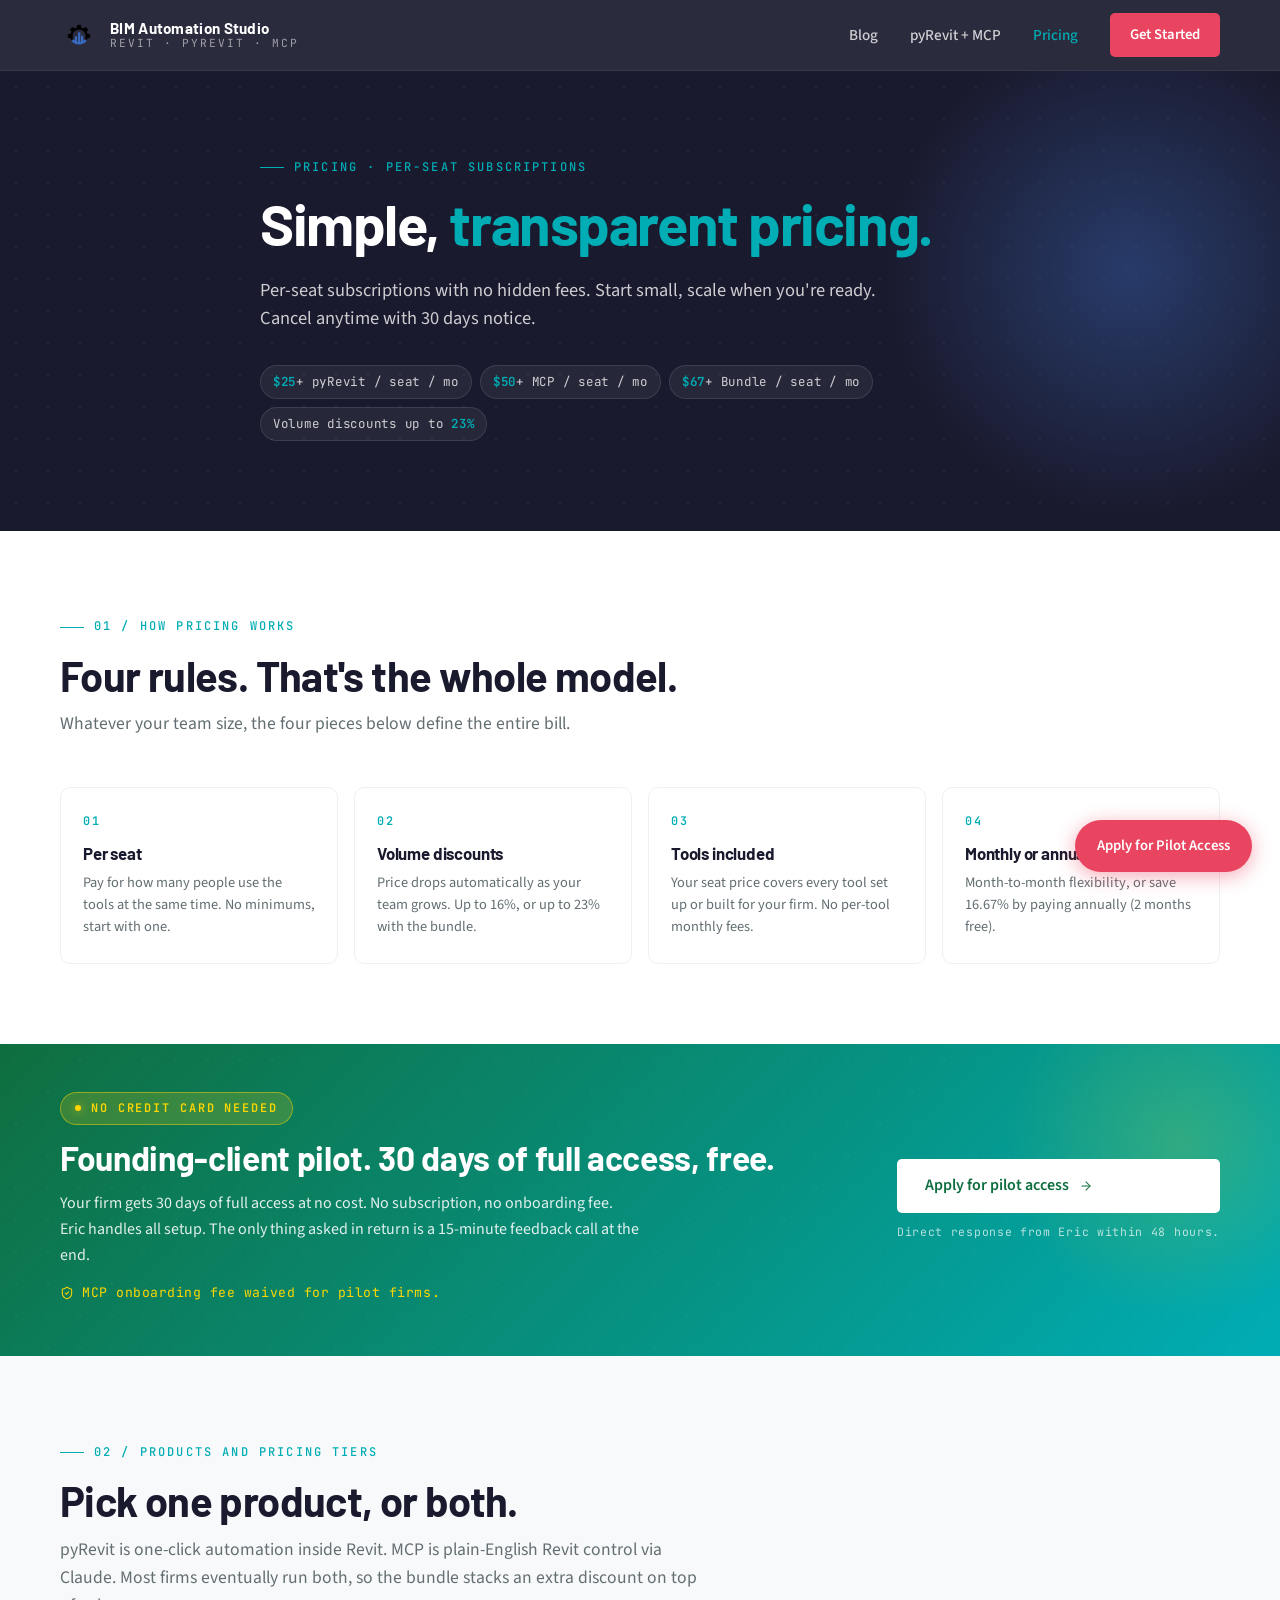
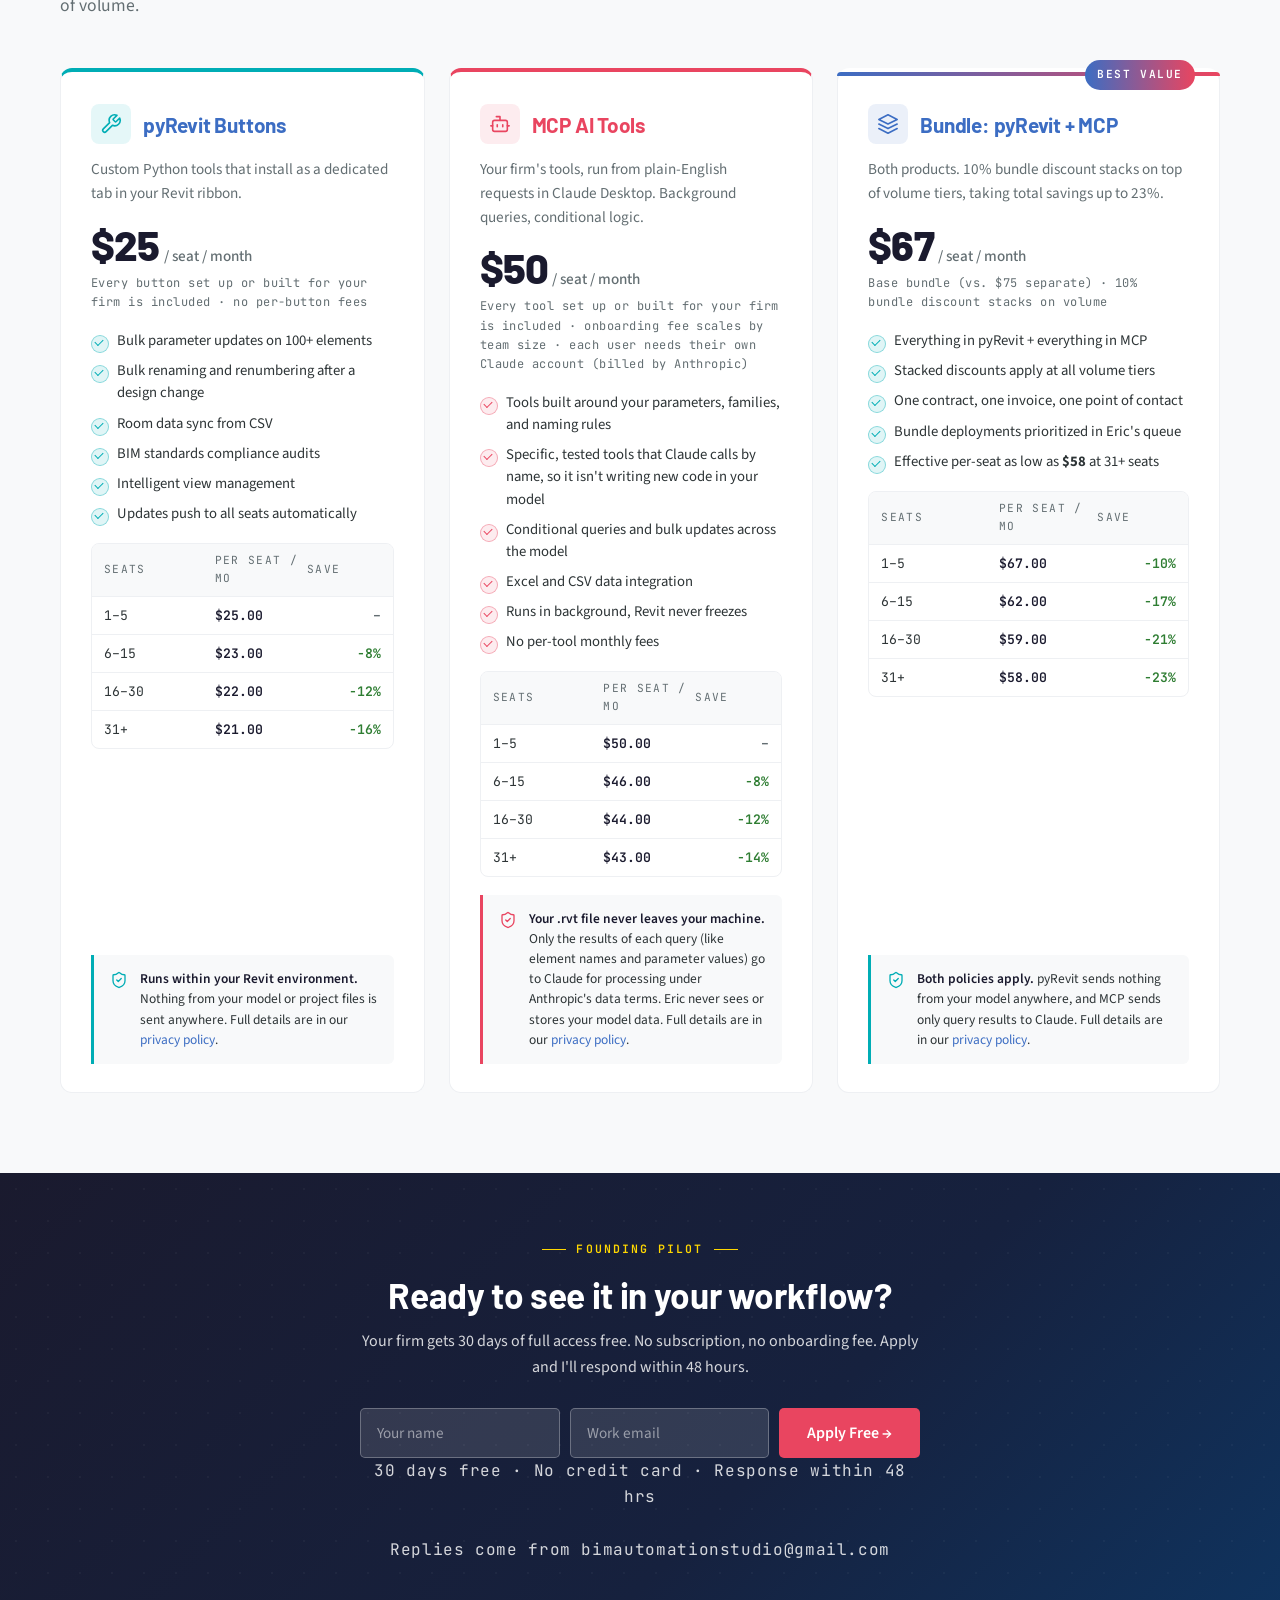
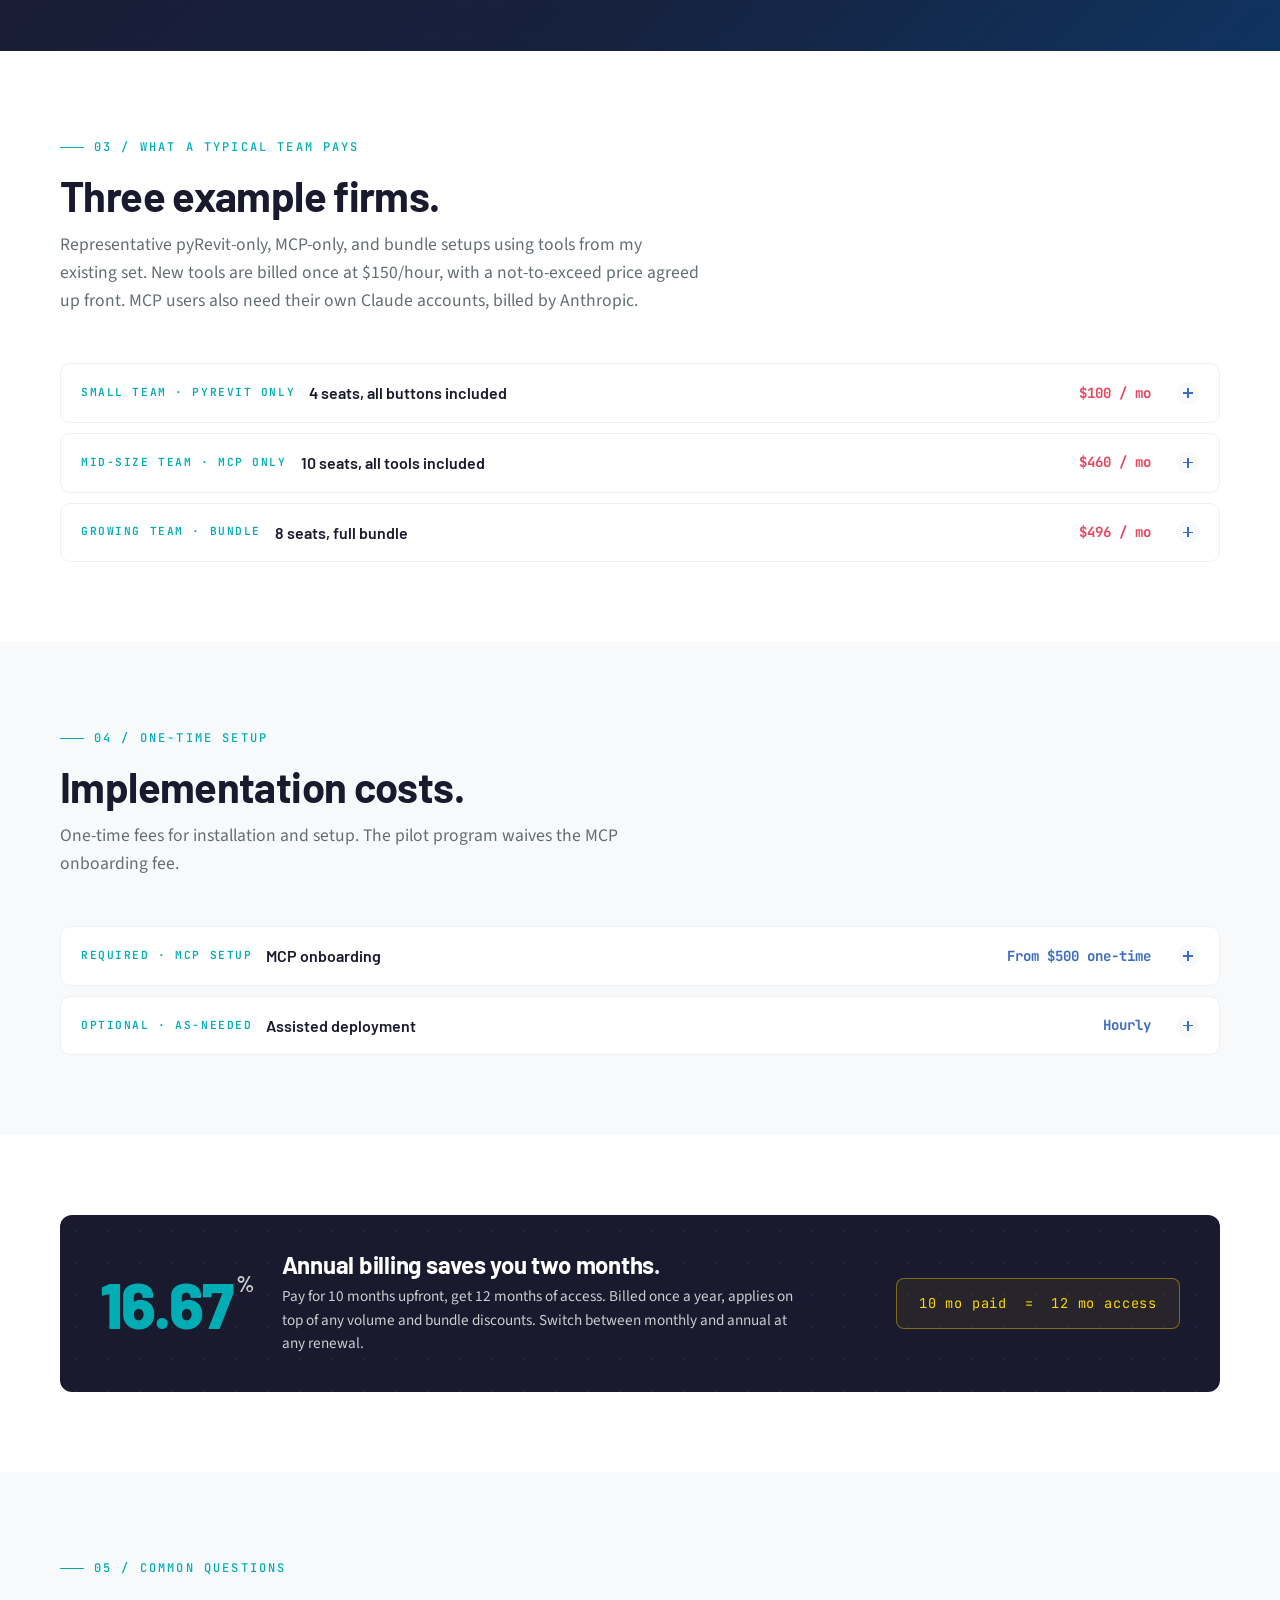
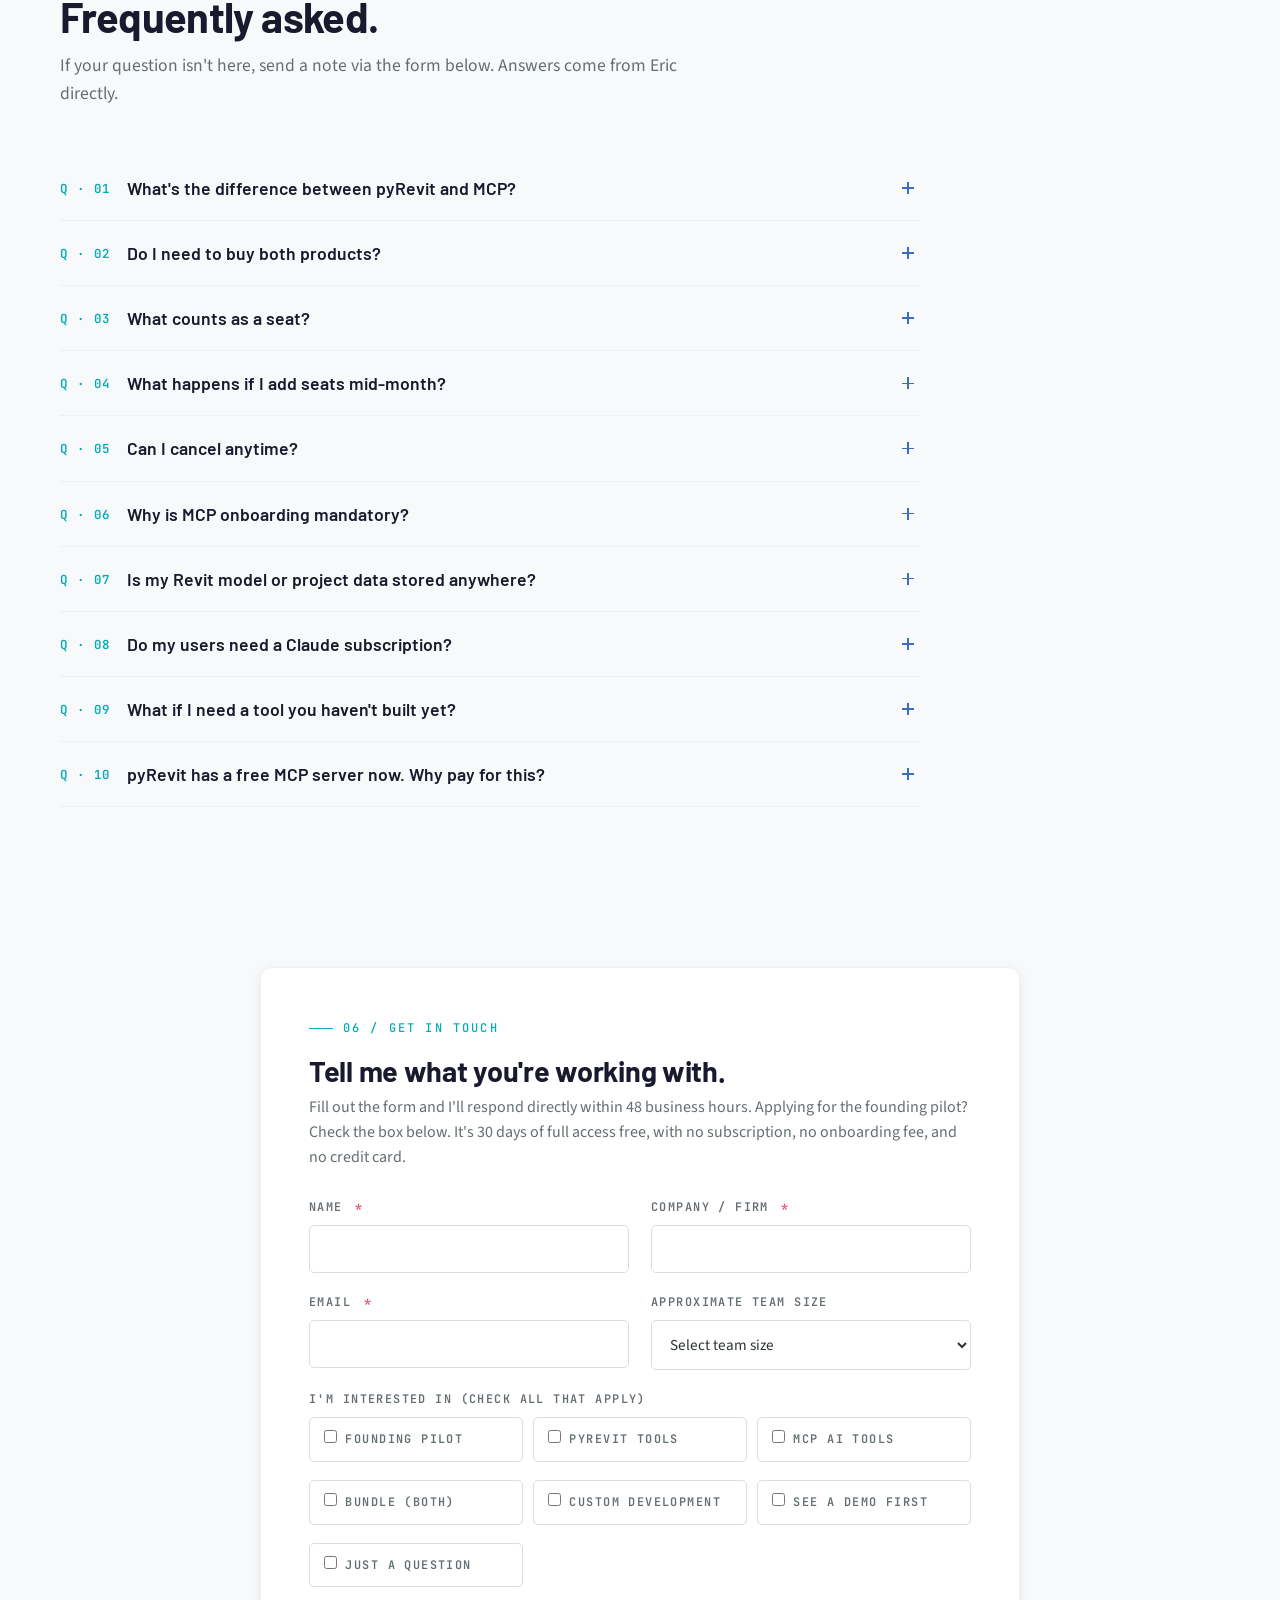
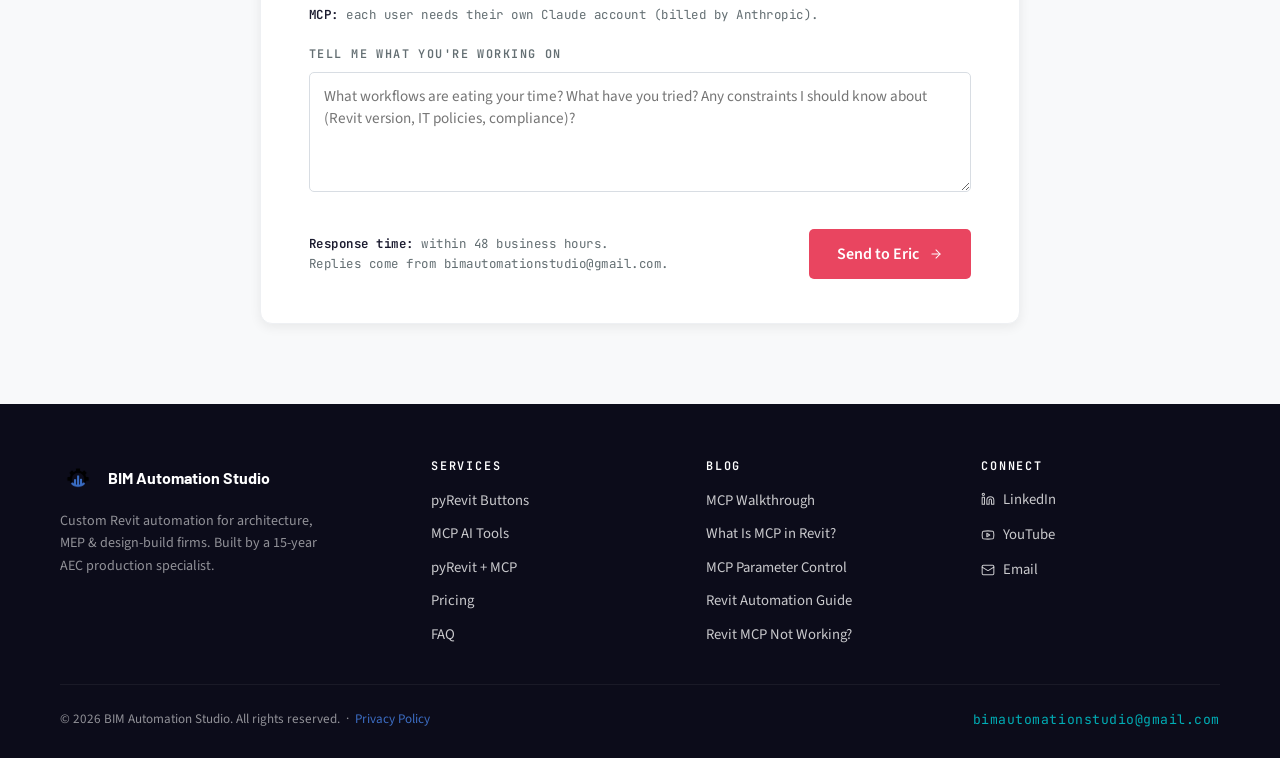
<file: pricing.html>
<!DOCTYPE html>
<html lang="en">
<head>
<meta charset="UTF-8">
<meta name="viewport" content="width=device-width, initial-scale=1.0">
<title>Revit Automation Pricing — pyRevit Buttons &amp; MCP Tools | BIM Automation Studio</title>
<meta name="description" content="Per-seat subscriptions with no hidden fees. pyRevit buttons from $25/seat/mo, MCP AI tools from $50/seat/mo. Volume discounts, annual savings, free 30-day founding pilot.">
<link rel="icon" href="favicon.png">
<link rel="canonical" href="https://bim-automation-studio.github.io/pricing.html">

<!-- Open Graph -->
<meta property="og:type" content="website">
<meta property="og:url" content="https://bim-automation-studio.github.io/pricing.html">
<meta property="og:title" content="Revit Automation Pricing — pyRevit Buttons &amp; MCP Tools | BIM Automation Studio">
<meta property="og:description" content="Per-seat subscriptions for custom Revit automation. pyRevit buttons from $25/seat/mo, MCP AI tools from $50/seat/mo. No hidden fees, cancel anytime.">
<meta property="og:image" content="https://bim-automation-studio.github.io/assets/social-card.png">
<meta property="og:site_name" content="BIM Automation Studio">

<!-- Twitter Card -->
<meta name="twitter:card" content="summary_large_image">
<meta name="twitter:title" content="Revit Automation Pricing | BIM Automation Studio">
<meta name="twitter:description" content="Per-seat pricing for pyRevit buttons and MCP AI tools. Start with 1 seat, no minimums, cancel anytime.">
<meta name="twitter:image" content="https://bim-automation-studio.github.io/assets/social-card.png">

<script async src="https://www.googletagmanager.com/gtag/js?id=G-WV3SV10YQT"></script>
<script>
  window.dataLayer = window.dataLayer || [];
  function gtag(){dataLayer.push(arguments);}
  gtag('js', new Date());
  gtag('config', 'G-WV3SV10YQT');
</script>

<link rel="stylesheet" href="colors_and_type.css">
<style>
* { box-sizing: border-box; }
body { margin: 0; }
img { max-width: 100%; display: block; }
.container { max-width: var(--container); margin: 0 auto; padding: 0 var(--container-pad); }
.section { padding: var(--section-pad-y) 0; }
.section--soft { background: var(--bas-paper); }
.section--dark { background: var(--bas-navy); color: var(--bas-on-navy); position: relative; overflow: hidden; }
.section--dark::before { content:""; position:absolute; inset:0; background-image: var(--pattern-dots); background-size: var(--pattern-dots-size); pointer-events: none; opacity: 0.6; }
.section > .container, .section--dark > .container { position: relative; z-index: 1; }
.section--dark h2, .section--dark h3 { color: var(--bas-on-navy); }

.eyebrow {
  font-family: var(--font-mono); font-size: 12px; letter-spacing: 0.18em; text-transform: uppercase;
  color: var(--bas-teal); font-weight: 500; display: inline-flex; align-items: center; gap: 10px; margin-bottom: 16px;
}
.eyebrow::before { content:""; width:24px; height:1px; background: var(--bas-teal); display: inline-block; }

.h-section {
  font-size: clamp(2rem, 2.4vw + 1rem, 2.6rem); letter-spacing: -0.015em; margin: 0 0 12px;
  color: var(--bas-navy); font-weight: 700; line-height: 1.1;
}
.section--dark .h-section { color: var(--bas-on-navy); }
.h-section em { color: var(--bas-teal); font-style: normal; }
.lede {
  font-size: 1.1rem; color: var(--fg-2); max-width: 640px; margin: 0 0 var(--space-7); line-height: 1.6;
}
.section--dark .lede { color: var(--bas-on-navy-mut); }

.btn {
  display: inline-flex; align-items: center; gap: 10px; padding: 14px 28px; border-radius: var(--radius-sm);
  font-family: var(--font-body); font-weight: 600; font-size: 1rem; text-decoration: none; border: none; cursor: pointer;
  transition: transform 0.2s ease, box-shadow 0.2s ease, background 0.2s ease, color 0.2s ease; white-space: nowrap;
}
.btn--primary { background: var(--bas-coral); color: #fff; }
.btn--primary:hover { background: #d63d56; transform: translateY(-1px); box-shadow: var(--shadow-cta); color: #fff; }
.btn--ghost { background: transparent; color: var(--bas-on-navy); border: 1.5px solid rgba(255,255,255,0.5); }
.btn--ghost:hover { background: rgba(255,255,255,0.08); color: var(--bas-on-navy); border-color: #fff; }
.btn--teal { background: var(--bas-teal); color: #fff; }
.btn--teal:hover { background: #019199; color: #fff; }

.ic { width: 1em; height: 1em; flex-shrink: 0; display: inline-block; vertical-align: middle; }

/* NAV (same as landing) */
.nav {
  position: sticky; top: 0; z-index: 100;
  background: rgba(26,26,46,0.92); backdrop-filter: blur(12px); -webkit-backdrop-filter: blur(12px);
  border-bottom: 1px solid rgba(255,255,255,0.06);
}
.nav__inner { display: flex; align-items: center; justify-content: space-between; height: 70px; }
.nav__brand { display: flex; align-items: center; gap: 12px; text-decoration: none; }
.nav__brand img { height: 38px; width: auto; }
.nav__brand-text { display: flex; flex-direction: column; line-height: 1; font-family: var(--font-display); }
.nav__brand-text strong { color: #fff; font-weight: 700; font-size: 0.95rem; letter-spacing: 0.02em; }
.nav__brand-text span { color: var(--bas-on-navy-dim); font-size: 0.7rem; letter-spacing: 0.18em; text-transform: uppercase; margin-top: 2px; font-family: var(--font-mono); }
.nav__links { display: flex; align-items: center; gap: 32px; }
.nav__link { color: var(--bas-on-navy-mut); text-decoration: none; font-size: 0.95rem; font-weight: 500; transition: color 0.2s; }
.nav__link:hover, .nav__link.active { color: var(--bas-teal); }
.nav__cta { background: var(--bas-coral); color: #fff; padding: 10px 20px; border-radius: var(--radius-sm); font-weight: 600; font-size: 0.92rem; text-decoration: none; transition: background 0.2s; }
.nav__cta:hover { background: #d63d56; color: #fff; }
.nav__burger { display: none; background: transparent; border: 0; color: #fff; cursor: pointer; padding: 8px; line-height: 0; }

/* HERO */
.hero { padding: 80px 0 90px; position: relative; overflow: hidden; background: var(--bas-navy); color: #fff; }
.hero::before { content:""; position:absolute; inset:0; background-image: var(--pattern-dots); background-size: var(--pattern-dots-size); opacity: 0.7; pointer-events: none; }
.hero::after { content:""; position:absolute; right:-200px; top:-150px; width: 700px; height: 700px;
  background: radial-gradient(closest-side, rgba(60,109,195,0.4), transparent 70%); pointer-events: none; }
.hero__inner { position: relative; z-index: 1; max-width: 800px; }
.hero h1 {
  font-size: clamp(2.4rem, 4vw + 0.5rem, 3.6rem); line-height: 1.05; letter-spacing: -0.025em;
  margin: 0 0 22px; color: #fff; font-weight: 700;
}
.hero h1 em { font-style: normal; color: var(--bas-teal); }
.hero p { font-size: 1.15rem; line-height: 1.55; color: var(--bas-on-navy-mut); margin: 0 0 32px; max-width: 620px; }
.hero__chips { display: flex; gap: 8px; flex-wrap: wrap; font-family: var(--font-mono); font-size: 0.78rem; letter-spacing: 0.06em; }
.hero__chips span { padding: 6px 12px; border-radius: var(--radius-pill); background: rgba(255,255,255,0.06); border: 1px solid rgba(255,255,255,0.10); color: var(--bas-on-navy-mut); }
.hero__chips span b { color: var(--bas-teal); font-weight: 600; }

/* PILLARS */
.pillars { display: grid; grid-template-columns: repeat(4, 1fr); gap: 16px; }
.pillar {
  background: #fff; border: 1px solid var(--bas-line); border-radius: var(--radius-lg);
  padding: 24px 22px; transition: transform 0.2s, box-shadow 0.2s;
}
.pillar:hover { transform: translateY(-2px); box-shadow: var(--shadow-3); }
.pillar__num { font-family: var(--font-mono); font-size: 0.74rem; color: var(--bas-teal); letter-spacing: 0.14em; font-weight: 600; margin-bottom: 14px; }
.pillar h3 { font-size: 1.05rem; color: var(--bas-navy); margin: 0 0 8px; }
.pillar p { color: var(--fg-2); font-size: 0.9rem; line-height: 1.55; margin: 0; }

/* PILOT BANNER */
.pilot {
  background: linear-gradient(135deg, #0f6e3f 0%, #00adb5 100%);
  color: #fff; padding: 48px 0; position: relative; overflow: hidden;
}
.pilot::before { content:""; position:absolute; inset:0;
  background-image: radial-gradient(circle, rgba(255,255,255,0.07) 1px, transparent 1px); background-size: 32px 32px; opacity: 0.6; }
.pilot::after { content:""; position:absolute; right:-150px; top:-150px; width: 500px; height: 500px;
  background: radial-gradient(closest-side, rgba(255,215,0,0.18), transparent 70%); pointer-events:none; }
.pilot__inner {
  position: relative; z-index: 1;
  display: grid; grid-template-columns: 1fr auto; gap: 48px; align-items: center;
}
.pilot__pill {
  display: inline-flex; align-items: center; gap: 10px;
  padding: 6px 14px; border-radius: var(--radius-pill);
  background: rgba(255,215,0,0.18); border: 1px solid rgba(255,215,0,0.45); color: var(--bas-gold);
  font-family: var(--font-mono); font-size: 0.74rem; letter-spacing: 0.16em; text-transform: uppercase; font-weight: 600;
  margin-bottom: 14px;
}
.pilot__pill .dot { width:6px; height:6px; border-radius:50%; background: var(--bas-gold); animation: pulse 2s infinite; box-shadow: 0 0 8px rgba(255,215,0,0.7); }
@keyframes pulse { 0%,100% { opacity:1; } 50% { opacity: 0.4; } }
.pilot h2 { font-family: var(--font-display); font-weight: 700; font-size: clamp(1.6rem, 2.5vw + 0.5rem, 2.1rem); margin: 0 0 14px; color: #fff; line-height: 1.15; }
.pilot p { color: rgba(255,255,255,0.88); font-size: 1rem; line-height: 1.6; max-width: 580px; margin: 0 0 14px; }
.pilot__waiver { display: inline-flex; align-items: center; gap: 8px; font-family: var(--font-mono); font-size: 0.82rem; color: var(--bas-gold); letter-spacing: 0.04em; }
.pilot__waiver .ic { width: 14px; height: 14px; }
.pilot__cta { display: flex; flex-direction: column; gap: 10px; align-items: stretch; min-width: 200px; }
.pilot__cta .btn { background: #fff; color: #0f6e3f; }
.pilot__cta .btn:hover { background: var(--bas-gold); color: var(--bas-navy); transform: translateY(-1px); }
.pilot__cta-note { font-family: var(--font-mono); font-size: 0.72rem; color: rgba(255,255,255,0.7); letter-spacing: 0.06em; text-align: center; }

/* PRODUCT BLOCKS */
.products { display: grid; grid-template-columns: 1fr 1fr 1.05fr; gap: 24px; align-items: stretch; }
.product {
  background: #fff; border: 1px solid var(--bas-line); border-radius: var(--radius-xl);
  padding: 32px 30px 28px; display: flex; flex-direction: column;
  border-top: 4px solid var(--bas-teal); position: relative;
  transition: box-shadow 0.25s, transform 0.25s;
}
.product:hover { box-shadow: var(--shadow-4); }
.product--mcp { border-top-color: var(--bas-coral); }
.product--bundle {
  border-top-color: transparent;
  background: #fff;
  position: relative;
}
.product--bundle::before {
  content:""; position:absolute; top:0; left:-1px; right:-1px; height: 4px;
  background: linear-gradient(90deg, var(--bas-blue), var(--bas-coral));
  border-radius: var(--radius-xl) var(--radius-xl) 0 0;
}
.product__badge {
  position: absolute; top: -12px; right: 24px;
  background: linear-gradient(90deg, var(--bas-blue), var(--bas-coral));
  color: #fff; font-family: var(--font-mono); font-size: 0.7rem; font-weight: 600;
  letter-spacing: 0.14em; padding: 6px 12px; border-radius: var(--radius-pill); text-transform: uppercase;
}
.product__head { display: flex; align-items: center; gap: 12px; margin-bottom: 6px; }
.product__icon { width: 40px; height: 40px; border-radius: 8px; background: rgba(0,173,181,0.10); color: var(--bas-teal); display: grid; place-items: center; }
.product--mcp .product__icon { background: rgba(233,69,96,0.10); color: var(--bas-coral); }
.product--bundle .product__icon { background: rgba(60,109,195,0.10); color: var(--bas-blue); }
.product__icon .ic { width: 22px; height: 22px; }
.product__title { font-family: var(--font-display); font-size: 1.3rem; font-weight: 700; margin: 0; color: var(--bas-blue); }
.product--mcp .product__title { color: var(--bas-coral); }
.product--bundle .product__title { color: var(--bas-blue); }
.product__lede { color: var(--fg-2); font-size: 0.95rem; line-height: 1.55; margin: 8px 0 18px; }

.price { display: flex; align-items: baseline; gap: 4px; margin-bottom: 6px; font-family: var(--font-display); }
.price__amount { font-size: 2.6rem; font-weight: 800; color: var(--bas-navy); line-height: 1; letter-spacing: -0.02em; }
.price__unit { font-family: var(--font-body); font-size: 0.95rem; color: var(--fg-2); font-weight: 500; }
.price__qual { font-family: var(--font-mono); font-size: 0.75rem; color: var(--fg-2); letter-spacing: 0.04em; margin-bottom: 18px; }

.flist { list-style: none; padding: 0; margin: 0 0 18px; display: flex; flex-direction: column; gap: 8px; }
.flist li { padding-left: 26px; position: relative; font-size: 0.92rem; color: var(--bas-ink); line-height: 1.5; }
.flist li::before { content:""; position: absolute; left: 0; top: 5px; width: 16px; height: 16px; border-radius: 50%; background: rgba(0,173,181,0.12); border: 1px solid rgba(0,173,181,0.4); }
.flist li::after { content:""; position: absolute; left: 4px; top: 9px; width: 7px; height: 4px; border-left: 1.5px solid var(--bas-teal); border-bottom: 1.5px solid var(--bas-teal); transform: rotate(-45deg); }
.product--mcp .flist li::before { background: rgba(233,69,96,0.10); border-color: rgba(233,69,96,0.4); }
.product--mcp .flist li::after { border-color: var(--bas-coral); }

/* Pricing volume table */
.vol-table {
  border: 1px solid var(--bas-line);
  border-radius: var(--radius-md);
  overflow: hidden;
  margin-bottom: 18px;
  font-family: var(--font-mono);
  font-size: 0.82rem;
}
.vol-row { display: grid; grid-template-columns: 1.2fr 1fr 0.8fr; padding: 8px 12px; border-bottom: 1px solid var(--bas-line); align-items: center; }
.vol-row:last-child { border-bottom: 0; }
.vol-row--head { background: var(--bas-paper); color: var(--fg-2); font-size: 0.7rem; letter-spacing: 0.12em; text-transform: uppercase; }
.vol-row__seats { color: var(--fg-1); }
.vol-row__price { color: var(--bas-navy); font-weight: 600; }
.vol-row__save { color: var(--bas-success); font-weight: 600; text-align: right; }
.vol-row__save--zero { color: var(--fg-2); }

.privacy {
  display: flex; gap: 12px; align-items: flex-start;
  padding: 14px 16px; background: var(--bas-paper);
  border-left: 3px solid var(--bas-teal); border-radius: 0 6px 6px 0;
  font-size: 0.84rem; color: var(--bas-ink); line-height: 1.5; margin-top: auto;
}
.privacy .ic { width: 18px; height: 18px; color: var(--bas-teal); flex-shrink: 0; margin-top: 2px; stroke: currentColor; fill: none; stroke-width: 1.75; }
.privacy b { color: var(--bas-navy); font-weight: 600; }
.product--mcp .privacy { border-left-color: var(--bas-coral); }
.product--mcp .privacy .ic { color: var(--bas-coral); }

/* REAL-WORLD EXAMPLES */
.examples { display: grid; grid-template-columns: repeat(3, 1fr); gap: 20px; }
.example {
  background: #fff; border: 1px solid var(--bas-line); border-radius: var(--radius-lg); padding: 28px 26px;
}
.example__tag {
  display: inline-block; font-family: var(--font-mono); font-size: 0.7rem; letter-spacing: 0.14em;
  text-transform: uppercase; color: var(--bas-teal); font-weight: 600; margin-bottom: 12px;
}
.example h3 { font-size: 1.2rem; color: var(--bas-navy); margin: 0 0 14px; }
.example__rows { display: flex; flex-direction: column; gap: 6px; padding: 14px 0; border-top: 1px solid var(--bas-line); border-bottom: 1px solid var(--bas-line); margin-bottom: 14px; }
.example__row { display: flex; justify-content: space-between; font-size: 0.88rem; color: var(--fg-2); font-family: var(--font-mono); }
.example__row b { color: var(--bas-ink); font-weight: 600; }
.example__total { display: flex; justify-content: space-between; align-items: baseline; }
.example__total-label { color: var(--fg-2); font-size: 0.85rem; }
.example__total-amt { font-family: var(--font-display); font-size: 1.8rem; font-weight: 800; color: var(--bas-coral); line-height: 1; letter-spacing: -0.02em; }
.example__total-amt small { font-family: var(--font-body); font-size: 0.8rem; color: var(--fg-2); font-weight: 500; }

/* IMPLEMENTATION COSTS */
.impl { display: grid; grid-template-columns: repeat(3, 1fr); gap: 20px; }
.impl-card {
  background: #fff; border: 1px solid var(--bas-line); border-radius: var(--radius-lg); padding: 26px 24px;
  display: flex; flex-direction: column;
}
.impl-card__type { font-family: var(--font-mono); font-size: 0.72rem; letter-spacing: 0.14em; text-transform: uppercase; color: var(--fg-2); font-weight: 600; margin-bottom: 12px; }
.impl-card__type b { color: var(--bas-coral); font-weight: 600; }
.impl-card__type b.opt { color: var(--bas-teal); }
.impl-card h3 { font-size: 1.05rem; color: var(--bas-navy); margin: 0 0 6px; }
.impl-card__price { font-family: var(--font-display); font-size: 1.6rem; font-weight: 800; color: var(--bas-blue); margin: 0 0 12px; letter-spacing: -0.02em; }
.impl-card__price small { font-family: var(--font-body); font-size: 0.85rem; color: var(--fg-2); font-weight: 500; }
.impl-card p { font-size: 0.9rem; color: var(--fg-2); line-height: 1.55; margin: 0; }

/* ANNUAL BANNER */
.annual {
  background: var(--bas-navy); color: #fff; border-radius: var(--radius-xl);
  padding: 36px 40px;
  display: grid; grid-template-columns: auto 1fr auto; gap: 28px; align-items: center;
  position: relative; overflow: hidden;
}
.annual::before { content:""; position:absolute; inset:0; background-image: var(--pattern-dots); background-size: var(--pattern-dots-size); opacity: 0.6; pointer-events: none; }
.annual > * { position: relative; z-index: 1; }
.annual__pct { font-family: var(--font-display); font-size: 4rem; font-weight: 800; color: var(--bas-teal); line-height: 1; letter-spacing: -0.03em; }
.annual__pct small { font-size: 1.4rem; vertical-align: top; color: var(--bas-on-navy-mut); margin-left: 4px; font-weight: 600; }
.annual__copy h3 { color: #fff; font-size: 1.5rem; margin: 0 0 6px; }
.annual__copy p { color: var(--bas-on-navy-mut); font-size: 0.95rem; margin: 0; line-height: 1.55; max-width: 520px; }
.annual__formula {
  font-family: var(--font-mono); font-size: 0.85rem; color: var(--bas-gold); letter-spacing: 0.06em;
  border: 1px solid rgba(255,215,0,0.4); padding: 14px 22px; border-radius: var(--radius-md); background: rgba(255,215,0,0.06);
  white-space: nowrap;
}

/* FAQ */
.faq { max-width: 860px; }
.faq-item {
  border-bottom: 1px solid var(--bas-line);
  padding: 18px 0;
}
.faq-item summary {
  list-style: none; cursor: pointer;
  display: flex; justify-content: space-between; align-items: flex-start; gap: 16px;
  font-family: var(--font-display); font-size: 1.1rem; font-weight: 600; color: var(--bas-navy);
}
.faq-item summary::-webkit-details-marker { display: none; }
.faq-item__num { font-family: var(--font-mono); font-size: 0.78rem; color: var(--bas-teal); letter-spacing: 0.12em; font-weight: 600; flex-shrink: 0; padding-top: 5px; min-width: 28px; }
.faq-item__q { flex: 1; }
.faq-item__icon {
  width: 24px; height: 24px; flex-shrink: 0; margin-top: 2px;
  display: grid; place-items: center;
  border-radius: 50%; background: var(--bas-paper); color: var(--bas-blue);
  transition: transform 0.25s, background 0.25s;
}
.faq-item[open] .faq-item__icon { transform: rotate(45deg); background: var(--bas-blue); color: #fff; }
.faq-item__icon::before, .faq-item__icon::after { content:""; position: absolute; background: currentColor; }
.faq-item__icon { position: relative; }
.faq-item__icon::before { width: 12px; height: 1.5px; }
.faq-item__icon::after { width: 1.5px; height: 12px; }
.faq-item__body {
  padding: 14px 0 0 44px; color: var(--fg-2); font-size: 0.97rem; line-height: 1.65;
}
.faq-item__body p { margin: 0 0 10px; }
.faq-item__body p:last-child { margin: 0; }
.faq-item__body code { background: var(--bas-paper); padding: 1px 6px; border-radius: 3px; font-family: var(--font-mono); font-size: 0.85rem; color: var(--bas-navy); }

/* FORM */
.form-section { background: var(--bas-paper); }
.form-wrap {
  max-width: 760px; margin: 0 auto;
  background: #fff; border: 1px solid var(--bas-line); border-radius: var(--radius-xl);
  padding: 44px 48px;
  box-shadow: var(--shadow-2);
}
.form-wrap h2 { color: var(--bas-navy); font-size: 1.8rem; margin: 0 0 8px; }
.form-wrap > p { color: var(--fg-2); font-size: 1rem; line-height: 1.55; margin: 0 0 28px; }
.form-grid { display: grid; grid-template-columns: 1fr 1fr; gap: 20px 22px; }
.form-grid .full { grid-column: 1 / -1; }
.field label {
  display: block; font-family: var(--font-mono); font-size: 0.74rem; letter-spacing: 0.12em;
  text-transform: uppercase; color: var(--fg-2); font-weight: 600; margin-bottom: 8px;
}
.field label .req { color: var(--bas-coral); margin-left: 4px; }
.field input[type=text], .field input[type=email], .field select, .field textarea {
  width: 100%; padding: 12px 14px; border: 1px solid var(--bas-line-strong);
  border-radius: var(--radius-sm); font-family: var(--font-body); font-size: 0.95rem; color: var(--bas-ink);
  background: #fff; transition: border-color 0.2s, box-shadow 0.2s;
}
.field input:focus, .field select:focus, .field textarea:focus {
  outline: none; border-color: var(--bas-blue); box-shadow: 0 0 0 3px rgba(60,109,195,0.15);
}
.field textarea { min-height: 120px; resize: vertical; font-family: var(--font-body); }
.field--checks { grid-column: 1 / -1; }
.checks { display: grid; grid-template-columns: repeat(3, 1fr); gap: 10px; }
.check-pill {
  display: flex; align-items: center; gap: 10px;
  padding: 12px 14px; border: 1px solid var(--bas-line-strong); border-radius: var(--radius-sm);
  cursor: pointer; transition: border-color 0.2s, background 0.2s;
  font-size: 0.92rem; color: var(--bas-ink);
}
.check-pill:hover { border-color: var(--bas-blue); }
.check-pill input { margin: 0; accent-color: var(--bas-blue); flex-shrink: 0; }
.check-pill input:checked + span { color: var(--bas-blue); font-weight: 600; }
.check-pill:has(input:checked) { background: rgba(60,109,195,0.05); border-color: var(--bas-blue); }
.form-submit { display: flex; justify-content: space-between; align-items: center; margin-top: 28px; flex-wrap: wrap; gap: 16px; }
.form-submit__note { font-family: var(--font-mono); font-size: 0.78rem; color: var(--fg-2); letter-spacing: 0.04em; }
.form-submit__note b { color: var(--bas-navy); font-weight: 600; }

/* FOOTER */
.footer { background: #0c0c1a; color: var(--bas-on-navy-mut); padding: 56px 0 28px; }
.footer__top { display: grid; grid-template-columns: 1.4fr 1fr 1fr 1fr; gap: 36px; padding-bottom: 36px; border-bottom: 1px solid rgba(255,255,255,0.06); }
.footer__brand { display: flex; align-items: center; gap: 12px; margin-bottom: 14px; }
.footer__brand img { height: 36px; }
.footer__brand strong { color: #fff; font-family: var(--font-display); font-weight: 700; font-size: 1rem; }
.footer__tag { font-size: 0.88rem; line-height: 1.6; color: var(--bas-on-navy-dim); margin: 0 0 18px; max-width: 280px; }
.footer__col h4 { color: #fff; font-family: var(--font-mono); font-size: 0.74rem; letter-spacing: 0.16em; text-transform: uppercase; margin: 0 0 14px; font-weight: 600; }
.footer__col ul { list-style: none; padding: 0; margin: 0; display: flex; flex-direction: column; gap: 8px; }
.footer__col a { color: var(--bas-on-navy-mut); font-size: 0.92rem; text-decoration: none; display: inline-flex; align-items: center; gap: 8px; }
.footer__col a:hover { color: var(--bas-teal); }
.footer__col a .ic { width: 14px; height: 14px; stroke: currentColor; fill: none; stroke-width: 1.75; }
.footer__bottom { padding-top: 24px; display: flex; justify-content: space-between; align-items: center; font-size: 0.82rem; color: var(--bas-on-navy-dim); flex-wrap: wrap; gap: 12px; }
.footer__bottom .contact { font-family: var(--font-mono); letter-spacing: 0.04em; }
.footer__bottom .contact a { color: var(--bas-teal); }

/* RESPONSIVE */
@media (max-width: 1100px) {
  .pillars { grid-template-columns: repeat(2, 1fr); }
  .products { grid-template-columns: 1fr; gap: 18px; }
  .examples, .impl { grid-template-columns: 1fr; }
  .annual { grid-template-columns: 1fr; gap: 18px; text-align: left; }
  .annual__formula { white-space: normal; }
  .pilot__inner { grid-template-columns: 1fr; gap: 24px; }
  .pilot__cta { align-items: stretch; }
  .form-grid, .checks { grid-template-columns: 1fr; }
  .footer__top { grid-template-columns: 1fr 1fr; }
}
@media (max-width: 800px) {
  .nav__links { display: none; position: absolute; top: 70px; left: 0; right: 0; background: var(--bas-navy); flex-direction: column; align-items: stretch; padding: 16px 20px 24px; gap: 4px; border-top: 1px solid rgba(255,255,255,0.06); }
  .nav__links.open { display: flex; }
  .nav__links .nav__link { padding: 12px 0; font-size: 1rem; }
  .nav__cta { width: 100%; text-align: center; margin-top: 8px; }
  .nav__burger { display: inline-block; }
  .form-wrap { padding: 28px 22px; }
  .footer__top { grid-template-columns: 1fr; }
  .footer__bottom { flex-direction: column; align-items: flex-start; }
  .pillars { grid-template-columns: 1fr; }
}

/* ── SECTION ACCORDIONS (§03 examples, §04 impl) ── */
.acc-list { display: flex; flex-direction: column; gap: 10px; }
.acc-item { border: 1px solid var(--bas-line); border-radius: var(--radius-lg); overflow: hidden; background: #fff; }
.acc-item > summary { list-style: none; cursor: pointer; display: flex; align-items: center; gap: 14px; padding: 16px 20px; transition: background 0.2s; user-select: none; }
.acc-item > summary::-webkit-details-marker { display: none; }
.acc-item > summary:hover { background: var(--bas-paper); }
.acc-item[open] > summary { background: var(--bas-paper); border-bottom: 1px solid var(--bas-line); }
.acc-item > summary:focus-visible { outline: 2px solid var(--bas-blue); outline-offset: -2px; }
.acc-item__tag { font-family: var(--font-mono); font-size: 0.7rem; letter-spacing: 0.14em; text-transform: uppercase; color: var(--bas-teal); font-weight: 600; flex-shrink: 0; min-width: 170px; }
.acc-item__label { flex: 1; font-family: var(--font-display); font-size: 1rem; font-weight: 600; color: var(--bas-navy); }
.acc-item__hint { font-family: var(--font-mono); font-size: 0.88rem; font-weight: 700; flex-shrink: 0; margin-right: 12px; }
.acc-item__hint--coral { color: var(--bas-coral); }
.acc-item__hint--blue  { color: var(--bas-blue); }
.acc-item__toggle { width: 22px; height: 22px; flex-shrink: 0; border-radius: 50%; background: var(--bas-paper); color: var(--bas-blue); display: grid; place-items: center; position: relative; transition: transform 0.25s, background 0.25s; }
.acc-item[open] .acc-item__toggle { transform: rotate(45deg); background: var(--bas-blue); color: #fff; }
.acc-item__toggle::before { content:""; position:absolute; width:10px; height:1.5px; background:currentColor; }
.acc-item__toggle::after  { content:""; position:absolute; width:1.5px; height:10px; background:currentColor; }
.acc-item__body { padding: 22px 20px; }

/* ── MID-CTA SECTION ── */
.mid-cta {
  background: linear-gradient(135deg, var(--bas-navy) 0%, #16213e 60%, #0f3460 100%);
  padding: 60px 0; position: relative; overflow: hidden; text-align: center;
}
.mid-cta::before { content:""; position:absolute; inset:0; background-image: var(--pattern-dots); background-size: var(--pattern-dots-size); opacity: 0.5; pointer-events: none; }
.mid-cta__inner { position: relative; z-index: 1; max-width: 580px; margin: 0 auto; }
.mid-cta__eyebrow {
  font-family: var(--font-mono); font-size: 0.72rem; letter-spacing: 0.18em; text-transform: uppercase;
  color: var(--bas-gold); font-weight: 600; display: inline-flex; align-items: center; gap: 10px; margin-bottom: 16px;
}
.mid-cta__eyebrow::before { content:""; width:24px; height:1px; background: var(--bas-gold); display:inline-block; }
.mid-cta__eyebrow::after  { content:""; width:24px; height:1px; background: var(--bas-gold); display:inline-block; }
.mid-cta h2 {
  font-size: clamp(1.6rem, 2.5vw + 0.5rem, 2.2rem); font-weight: 700; color: #fff;
  margin: 0 0 14px; line-height: 1.15;
}
.mid-cta p { color: rgba(255,255,255,0.82); font-size: 1rem; line-height: 1.6; margin: 0 0 28px; }

/* ── QUICK FORM (mid-CTA inline) ── */
.quick-form { width: 100%; max-width: 560px; margin: 0 auto; }
.quick-form__row { display: flex; gap: 10px; flex-wrap: wrap; justify-content: center; }
.quick-form__row input[type=text], .quick-form__row input[type=email] { flex: 1; min-width: 150px; padding: 13px 16px; border: 1px solid rgba(255,255,255,0.28); border-radius: var(--radius-sm); background: rgba(255,255,255,0.12); color: #fff; font-family: var(--font-body); font-size: 0.95rem; transition: border-color 0.2s, background 0.2s; }
.quick-form__row input::placeholder { color: rgba(255,255,255,0.5); }
.quick-form__row input:focus { outline: none; border-color: rgba(255,255,255,0.65); background: rgba(255,255,255,0.18); }
.quick-form__note { font-family: var(--font-mono); font-size: 0.72rem; color: rgba(255,255,255,0.55); margin: 10px 0 0; letter-spacing: 0.04em; text-align: center; }

/* ── FORM CONFIRMATION PANEL (added 10/29/26) ── */
.form-done { text-align: left; }
.form-done:focus { outline: none; }
.form-done__title { color: var(--bas-navy); font-size: 1.4rem; margin: 0 0 12px; line-height: 1.25; }
.form-done p { color: var(--fg-2); font-size: 1rem; line-height: 1.6; margin: 0 0 18px; }
.form-done p b { color: var(--bas-navy); font-weight: 600; }
.form-done__btn { margin: 4px 0 12px; }
.form-done .form-done__note { font-family: var(--font-mono); font-size: 0.75rem; letter-spacing: 0.03em; line-height: 1.55; margin: 0 0 8px; }
.form-done .form-done__note:last-child { margin: 0; }
.form-done__note a { color: var(--bas-blue); }
.mid-cta .form-done--dark {
  text-align: center; max-width: 560px; width: calc(100% - 32px); margin: 0 auto; padding: 26px 24px;
  background: rgba(255,255,255,0.08); border: 1px solid rgba(255,255,255,0.2); border-radius: var(--radius-md);
}
.mid-cta .form-done--dark .form-done__title { color: #fff; }
.mid-cta .form-done--dark p { color: rgba(255,255,255,0.82); margin: 0 0 18px; }
.mid-cta .form-done--dark p b { color: #fff; }
.mid-cta .form-done--dark .form-done__note { color: rgba(255,255,255,0.6); margin: 0 0 8px; }
.mid-cta .form-done--dark .form-done__note:last-child { margin: 0; }
.mid-cta .form-done--dark .form-done__note a { color: #fff; }
.form-done__addr { color: var(--bas-navy); font-weight: 600; user-select: all; }
.form-done__copyline { white-space: nowrap; }
.form-done__copy {
  font-family: var(--font-mono); font-size: 0.72rem; letter-spacing: 0.04em; margin-left: 8px;
  padding: 3px 10px; border: 1px solid var(--bas-line-strong); border-radius: var(--radius-sm);
  background: #fff; color: var(--bas-navy); cursor: pointer; vertical-align: 1px;
}
.form-done__copy:hover { border-color: var(--bas-blue); color: var(--bas-blue); }
.mid-cta .form-done--dark .form-done__addr { color: #fff; }
.mid-cta .form-done--dark .form-done__copy { background: rgba(255,255,255,0.12); border-color: rgba(255,255,255,0.35); color: #fff; }
.mid-cta .form-done--dark .form-done__copy:hover { background: rgba(255,255,255,0.2); border-color: rgba(255,255,255,0.65); }

/* ── FLOATING CTA ── */
.floating-cta {
  position: fixed; bottom: 28px; right: 28px; z-index: 999;
  background: var(--bas-coral); color: #fff;
  padding: 14px 22px; border-radius: var(--radius-pill);
  font-family: var(--font-body); font-weight: 600; font-size: 0.92rem;
  text-decoration: none; white-space: nowrap;
  box-shadow: 0 4px 20px rgba(233,69,96,0.45);
  transition: background 0.2s, transform 0.2s, box-shadow 0.2s;
}
.floating-cta:hover { background: #d63d56; transform: translateY(-2px); box-shadow: 0 6px 28px rgba(233,69,96,0.55); color: #fff; }

/* ── FOCUS VISIBLE for all summary elements ── */
details summary:focus-visible { outline: 2px solid var(--bas-blue); outline-offset: 2px; border-radius: 4px; }
</style>
</head>

<body>

<!-- ICON SPRITE -->
<svg width="0" height="0" style="position:absolute;width:0;height:0;overflow:hidden" aria-hidden="true">
  <defs>
    <symbol id="i-wrench" viewBox="0 0 24 24" fill="none" stroke="currentColor" stroke-width="1.75" stroke-linecap="round" stroke-linejoin="round"><path d="M14.7 6.3a1 1 0 0 0 0 1.4l1.6 1.6a1 1 0 0 0 1.4 0l3.77-3.77a6 6 0 0 1-7.94 7.94l-6.91 6.91a2.12 2.12 0 0 1-3-3l6.91-6.91a6 6 0 0 1 7.94-7.94l-3.76 3.76z"/></symbol>
    <symbol id="i-bot" viewBox="0 0 24 24" fill="none" stroke="currentColor" stroke-width="1.75" stroke-linecap="round" stroke-linejoin="round"><path d="M12 8V4H8"/><rect width="16" height="12" x="4" y="8" rx="2"/><path d="M2 14h2"/><path d="M20 14h2"/><path d="M15 13v2"/><path d="M9 13v2"/></symbol>
    <symbol id="i-layers" viewBox="0 0 24 24" fill="none" stroke="currentColor" stroke-width="1.75" stroke-linecap="round" stroke-linejoin="round"><polygon points="12 2 2 7 12 12 22 7 12 2"/><polyline points="2 17 12 22 22 17"/><polyline points="2 12 12 17 22 12"/></symbol>
    <symbol id="i-shield-check" viewBox="0 0 24 24" fill="none" stroke="currentColor" stroke-width="1.75" stroke-linecap="round" stroke-linejoin="round"><path d="M20 13c0 5-3.5 7.5-7.66 8.95a1 1 0 0 1-.67-.01C7.5 20.5 4 18 4 13V6a1 1 0 0 1 1-1c2 0 4.5-1.2 6.24-2.72a1.17 1.17 0 0 1 1.52 0C14.51 3.81 17 5 19 5a1 1 0 0 1 1 1z"/><path d="m9 12 2 2 4-4"/></symbol>
    <symbol id="i-arrow-right" viewBox="0 0 24 24" fill="none" stroke="currentColor" stroke-width="1.75" stroke-linecap="round" stroke-linejoin="round"><line x1="5" y1="12" x2="19" y2="12"/><polyline points="12 5 19 12 12 19"/></symbol>
    <symbol id="i-mail" viewBox="0 0 24 24" fill="none" stroke="currentColor" stroke-width="1.75" stroke-linecap="round" stroke-linejoin="round"><rect width="20" height="16" x="2" y="4" rx="2"/><path d="m22 7-8.97 5.7a1.94 1.94 0 0 1-2.06 0L2 7"/></symbol>
    <symbol id="i-linkedin" viewBox="0 0 24 24" fill="none" stroke="currentColor" stroke-width="1.75" stroke-linecap="round" stroke-linejoin="round"><path d="M16 8a6 6 0 0 1 6 6v7h-4v-7a2 2 0 0 0-4 0v7h-4v-7a6 6 0 0 1 6-6z"/><rect width="4" height="12" x="2" y="9"/><circle cx="4" cy="4" r="2"/></symbol>
    <symbol id="i-youtube" viewBox="0 0 24 24" fill="none" stroke="currentColor" stroke-width="1.75" stroke-linecap="round" stroke-linejoin="round"><path d="M2.5 17a24.12 24.12 0 0 1 0-10 2 2 0 0 1 1.4-1.4 49.56 49.56 0 0 1 16.2 0A2 2 0 0 1 21.5 7a24.12 24.12 0 0 1 0 10 2 2 0 0 1-1.4 1.4 49.55 49.55 0 0 1-16.2 0A2 2 0 0 1 2.5 17"/><path d="m10 15 5-3-5-3z"/></symbol>
    <symbol id="i-menu" viewBox="0 0 24 24" fill="none" stroke="currentColor" stroke-width="1.75" stroke-linecap="round" stroke-linejoin="round"><line x1="3" y1="6" x2="21" y2="6"/><line x1="3" y1="12" x2="21" y2="12"/><line x1="3" y1="18" x2="21" y2="18"/></symbol>
    <symbol id="i-lock" viewBox="0 0 24 24" fill="none" stroke="currentColor" stroke-width="1.75" stroke-linecap="round" stroke-linejoin="round"><rect width="18" height="11" x="3" y="11" rx="2"/><path d="M7 11V7a5 5 0 0 1 10 0v4"/></symbol>
  </defs>
</svg>


<!-- NAV -->
<header class="nav">
  <div class="container nav__inner">
    <a href="index.html" class="nav__brand" aria-label="BIM Automation Studio">
      <img src="assets/logo-transparent.png" alt="">
      <span class="nav__brand-text"><strong>BIM Automation Studio</strong><span>Revit · pyRevit · MCP</span></span>
    </a>
    <button class="nav__burger" aria-label="Menu" id="burger"><svg class="ic" style="width:24px;height:24px;stroke:currentColor;fill:none;stroke-width:1.75"><use href="#i-menu"/></svg></button>
    <nav class="nav__links" id="nav-links">

      <a href="blog.html" class="nav__link">Blog</a>
      <a href="pyrevit-mcp.html" class="nav__link">pyRevit + MCP</a>
      <a href="pricing.html" class="nav__link active">Pricing</a>
      <a href="#get-in-touch" class="nav__cta">Get Started</a>
    </nav>
  </div>
</header>


<!-- HERO -->
<section class="hero">
  <div class="container hero__inner">
    <div class="eyebrow"><span>Pricing · Per-seat subscriptions</span></div>
    <h1>Simple, <em>transparent pricing.</em></h1>
    <p>Per-seat subscriptions with no hidden fees. Start small, scale when you're ready. Cancel anytime with 30 days notice.</p>
    <div class="hero__chips">
      <span><b>$25</b>+ pyRevit / seat / mo</span>
      <span><b>$50</b>+ MCP / seat / mo</span>
      <span><b>$67</b>+ Bundle / seat / mo</span>
      <span>Volume discounts up to <b>23%</b></span>
    </div>
  </div>
</section>


<!-- HOW PRICING WORKS -->
<section class="section">
  <div class="container">
    <div class="eyebrow"><span>01 / How pricing works</span></div>
    <h2 class="h-section">Four rules. That's the whole model.</h2>
    <p class="lede">Whatever your team size, the four pieces below define the entire bill.</p>

    <div class="pillars">
      <div class="pillar">
        <div class="pillar__num">01</div>
        <h3>Per seat</h3>
        <p>Pay for how many people use the tools at the same time. No minimums, start with one.</p>
      </div>
      <div class="pillar">
        <div class="pillar__num">02</div>
        <h3>Volume discounts</h3>
        <p>Price drops automatically as your team grows. Up to 16%, or up to 23% with the bundle.</p>
      </div>
      <div class="pillar">
        <div class="pillar__num">03</div>
        <h3>Tools included</h3>
        <p>Your seat price covers every tool set up or built for your firm. No per-tool monthly fees.</p>
      </div>
      <div class="pillar">
        <div class="pillar__num">04</div>
        <h3>Monthly or annual</h3>
        <p>Month-to-month flexibility, or save 16.67% by paying annually (2 months free).</p>
      </div>
    </div>
  </div>
</section>


<!-- FOUNDING PILOT BANNER -->
<section class="pilot">
  <div class="container pilot__inner">
    <div>
      <div class="pilot__pill"><span class="dot"></span><span>No credit card needed</span></div>
      <h2>Founding-client pilot. 30 days of full access, free.</h2>
      <p>Your firm gets 30 days of full access at no cost. No subscription, no onboarding fee. Eric handles all setup. The only thing asked in return is a 15-minute feedback call at the end.</p>
      <div class="pilot__waiver"><svg class="ic" style="stroke:currentColor;fill:none;stroke-width:1.75"><use href="#i-shield-check"/></svg> MCP onboarding fee waived for pilot firms.</div>
    </div>
    <div class="pilot__cta">
      <a href="#get-in-touch" class="btn">Apply for pilot access <svg class="ic" style="stroke:currentColor;fill:none;stroke-width:1.75;width:14px;height:14px"><use href="#i-arrow-right"/></svg></a>
      <div class="pilot__cta-note">Direct response from Eric within 48 hours.</div>
    </div>
  </div>
</section>


<!-- THREE PRODUCT BLOCKS -->
<section class="section section--soft">
  <div class="container">
    <div class="eyebrow"><span>02 / Products and pricing tiers</span></div>
    <h2 class="h-section">Pick one product, or both.</h2>
    <p class="lede">pyRevit is one-click automation inside Revit. MCP is plain-English Revit control via Claude. Most firms eventually run both, so the bundle stacks an extra discount on top of volume.</p>

    <div class="products">

      <!-- PRODUCT 1: PYREVIT -->
      <article class="product">
        <div class="product__head">
          <div class="product__icon"><svg class="ic" style="stroke:currentColor;fill:none;stroke-width:1.75"><use href="#i-wrench"/></svg></div>
          <h3 class="product__title">pyRevit Buttons</h3>
        </div>
        <p class="product__lede">Custom Python tools that install as a dedicated tab in your Revit ribbon.</p>

        <div class="price">
          <span class="price__amount">$25</span>
          <span class="price__unit">/ seat / month</span>
        </div>
        <div class="price__qual">Every button set up or built for your firm is included · no per-button fees</div>

        <ul class="flist">
          <li>Bulk parameter updates on 100+ elements</li>
          <li>Bulk renaming and renumbering after a design change</li>
          <li>Room data sync from CSV</li>
          <li>BIM standards compliance audits</li>
          <li>Intelligent view management</li>
          <li>Updates push to all seats automatically</li>
        </ul>

        <div class="vol-table">
          <div class="vol-row vol-row--head"><span>Seats</span><span>Per seat / mo</span><span>Save</span></div>
          <div class="vol-row"><span class="vol-row__seats">1–5</span><span class="vol-row__price">$25.00</span><span class="vol-row__save vol-row__save--zero">–</span></div>
          <div class="vol-row"><span class="vol-row__seats">6–15</span><span class="vol-row__price">$23.00</span><span class="vol-row__save">−8%</span></div>
          <div class="vol-row"><span class="vol-row__seats">16–30</span><span class="vol-row__price">$22.00</span><span class="vol-row__save">−12%</span></div>
          <div class="vol-row"><span class="vol-row__seats">31+</span><span class="vol-row__price">$21.00</span><span class="vol-row__save">−16%</span></div>
        </div>

        <div class="privacy">
          <svg class="ic"><use href="#i-shield-check"/></svg>
          <div><b>Runs within your Revit environment.</b> Nothing from your model or project files is sent anywhere. Full details are in our <a href="privacy-policy.html#client-data">privacy policy</a>.</div>
        </div>
      </article>

      <!-- PRODUCT 2: MCP -->
      <article class="product product--mcp">
        <div class="product__head">
          <div class="product__icon"><svg class="ic" style="stroke:currentColor;fill:none;stroke-width:1.75"><use href="#i-bot"/></svg></div>
          <h3 class="product__title">MCP AI Tools</h3>
        </div>
        <p class="product__lede">Your firm's tools, run from plain-English requests in Claude Desktop. Background queries, conditional logic.</p>

        <div class="price">
          <span class="price__amount">$50</span>
          <span class="price__unit">/ seat / month</span>
        </div>
        <div class="price__qual">Every tool set up or built for your firm is included · onboarding fee scales by team size · each user needs their own Claude account (billed by Anthropic)</div>

        <ul class="flist">
          <li>Tools built around your parameters, families, and naming rules</li>
          <li>Specific, tested tools that Claude calls by name, so it isn't writing new code in your model</li>
          <li>Conditional queries and bulk updates across the model</li>
          <li>Excel and CSV data integration</li>
          <li>Runs in background, Revit never freezes</li>
          <li>No per-tool monthly fees</li>
        </ul>

        <div class="vol-table">
          <div class="vol-row vol-row--head"><span>Seats</span><span>Per seat / mo</span><span>Save</span></div>
          <div class="vol-row"><span class="vol-row__seats">1–5</span><span class="vol-row__price">$50.00</span><span class="vol-row__save vol-row__save--zero">–</span></div>
          <div class="vol-row"><span class="vol-row__seats">6–15</span><span class="vol-row__price">$46.00</span><span class="vol-row__save">−8%</span></div>
          <div class="vol-row"><span class="vol-row__seats">16–30</span><span class="vol-row__price">$44.00</span><span class="vol-row__save">−12%</span></div>
          <div class="vol-row"><span class="vol-row__seats">31+</span><span class="vol-row__price">$43.00</span><span class="vol-row__save">−14%</span></div>
        </div>

        <div class="privacy">
          <svg class="ic"><use href="#i-shield-check"/></svg>
          <div><b>Your .rvt file never leaves your machine.</b> Only the results of each query (like element names and parameter values) go to Claude for processing under Anthropic's data terms. Eric never sees or stores your model data. Full details are in our <a href="privacy-policy.html#ai-processing">privacy policy</a>.</div>
        </div>
      </article>

      <!-- PRODUCT 3: BUNDLE -->
      <article class="product product--bundle">
        <div class="product__badge">Best value</div>
        <div class="product__head">
          <div class="product__icon"><svg class="ic" style="stroke:currentColor;fill:none;stroke-width:1.75"><use href="#i-layers"/></svg></div>
          <h3 class="product__title">Bundle: pyRevit + MCP</h3>
        </div>
        <p class="product__lede">Both products. 10% bundle discount stacks on top of volume tiers, taking total savings up to 23%.</p>

        <div class="price">
          <span class="price__amount">$67</span>
          <span class="price__unit">/ seat / month</span>
        </div>
        <div class="price__qual">Base bundle (vs. $75 separate) · 10% bundle discount stacks on volume</div>

        <ul class="flist">
          <li>Everything in pyRevit + everything in MCP</li>
          <li>Stacked discounts apply at all volume tiers</li>
          <li>One contract, one invoice, one point of contact</li>
          <li>Bundle deployments prioritized in Eric's queue</li>
          <li>Effective per-seat as low as <b>$58</b> at 31+ seats</li>
        </ul>

        <div class="vol-table">
          <div class="vol-row vol-row--head"><span>Seats</span><span>Per seat / mo</span><span>Save</span></div>
          <div class="vol-row"><span class="vol-row__seats">1–5</span><span class="vol-row__price">$67.00</span><span class="vol-row__save">−10%</span></div>
          <div class="vol-row"><span class="vol-row__seats">6–15</span><span class="vol-row__price">$62.00</span><span class="vol-row__save">−17%</span></div>
          <div class="vol-row"><span class="vol-row__seats">16–30</span><span class="vol-row__price">$59.00</span><span class="vol-row__save">−21%</span></div>
          <div class="vol-row"><span class="vol-row__seats">31+</span><span class="vol-row__price">$58.00</span><span class="vol-row__save">−23%</span></div>
        </div>

        <div class="privacy">
          <svg class="ic"><use href="#i-shield-check"/></svg>
          <div><b>Both policies apply.</b> pyRevit sends nothing from your model anywhere, and MCP sends only query results to Claude. Full details are in our <a href="privacy-policy.html#client-data">privacy policy</a>.</div>
        </div>
      </article>

    </div>
  </div>
</section>


<!-- MID-PAGE CTA -->
<section class="mid-cta">
  <div class="mid-cta__inner">
    <div class="mid-cta__eyebrow">Founding pilot</div>
    <h2>Ready to see it in your workflow?</h2>
    <p>Your firm gets 30 days of full access free. No subscription, no onboarding fee. Apply and I'll respond within 48 hours.</p>
    <form class="quick-form" action="https://formspree.io/f/mgoldgad" method="POST" onsubmit="gtag('event','form_submit',{event_category:'mid_cta',event_label:'pricing_quick_form'})">
      <input type="hidden" name="source" value="quick-form">
      <div class="quick-form__row">
        <input type="text" name="name" placeholder="Your name" required autocomplete="name">
        <input type="email" name="email" placeholder="Work email" required autocomplete="email">
        <button type="submit" class="btn btn--primary">Apply Free →</button>
      </div>
      <p class="quick-form__note">30 days free · No credit card · Response within 48 hrs</p>
      <p class="quick-form__note">Replies come from bimautomationstudio@gmail.com</p>
    </form>
  </div>
</section>


<!-- REAL-WORLD EXAMPLES -->
<section class="section">
  <div class="container">
    <div class="eyebrow"><span>03 / What a typical team pays</span></div>
    <h2 class="h-section">Three example firms.</h2>
    <p class="lede">Representative pyRevit-only, MCP-only, and bundle setups using tools from my existing set. New tools are billed once at $150/hour, with a not-to-exceed price agreed up front. MCP users also need their own Claude accounts, billed by Anthropic.</p>

    <div class="acc-list">
      <details class="acc-item">
        <summary>
          <span class="acc-item__tag">Small team · pyRevit only</span>
          <span class="acc-item__label">4 seats, all buttons included</span>
          <span class="acc-item__hint acc-item__hint--coral">$100 / mo</span>
          <span class="acc-item__toggle" aria-hidden="true"></span>
        </summary>
        <div class="acc-item__body">
          <div class="example__rows">
            <div class="example__row"><span>pyRevit</span><b>$25/seat</b></div>
            <div class="example__row"><span>Volume tier (1–5)</span><b>–</b></div>
            <div class="example__row"><span>Effective per seat</span><b>$25/seat</b></div>
            <div class="example__row"><span>One-time setup</span><b>$0 (self-install)</b></div>
          </div>
          <div class="example__total"><span class="example__total-label">Monthly total</span><span class="example__total-amt">$100<small> / mo</small></span></div>
        </div>
      </details>

      <details class="acc-item">
        <summary>
          <span class="acc-item__tag">Mid-size team · MCP only</span>
          <span class="acc-item__label">10 seats, all tools included</span>
          <span class="acc-item__hint acc-item__hint--coral">$460 / mo</span>
          <span class="acc-item__toggle" aria-hidden="true"></span>
        </summary>
        <div class="acc-item__body">
          <div class="example__rows">
            <div class="example__row"><span>MCP list price</span><b>$50/seat</b></div>
            <div class="example__row"><span>Volume tier (6–15)</span><b>−8%</b></div>
            <div class="example__row"><span>Effective per seat</span><b>$46/seat</b></div>
            <div class="example__row"><span>One-time MCP onboarding</span><b>$750</b></div>
          </div>
          <div class="example__total"><span class="example__total-label">Monthly total</span><span class="example__total-amt">$460<small> / mo</small></span></div>
        </div>
      </details>

      <details class="acc-item">
        <summary>
          <span class="acc-item__tag">Growing team · Bundle</span>
          <span class="acc-item__label">8 seats, full bundle</span>
          <span class="acc-item__hint acc-item__hint--coral">$496 / mo</span>
          <span class="acc-item__toggle" aria-hidden="true"></span>
        </summary>
        <div class="acc-item__body">
          <div class="example__rows">
            <div class="example__row"><span>Bundle base</span><b>$67/seat</b></div>
            <div class="example__row"><span>Volume tier (6–15)</span><b>−$5/seat</b></div>
            <div class="example__row"><span>vs. buying separately</span><b>17% off $75</b></div>
            <div class="example__row"><span>Effective per seat</span><b>$62/seat</b></div>
            <div class="example__row"><span>One-time MCP onboarding</span><b>$750</b></div>
          </div>
          <div class="example__total"><span class="example__total-label">Monthly total</span><span class="example__total-amt">$496<small> / mo</small></span></div>
        </div>
      </details>
    </div>
  </div>
</section>


<!-- IMPLEMENTATION COSTS -->
<section class="section section--soft">
  <div class="container">
    <div class="eyebrow"><span>04 / One-time setup</span></div>
    <h2 class="h-section">Implementation costs.</h2>
    <p class="lede">One-time fees for installation and setup. The pilot program waives the MCP onboarding fee.</p>

    <div class="acc-list">
      <details class="acc-item">
        <summary>
          <span class="acc-item__tag">Required · MCP setup</span>
          <span class="acc-item__label">MCP onboarding</span>
          <span class="acc-item__hint acc-item__hint--blue">From $500 one-time</span>
          <span class="acc-item__toggle" aria-hidden="true"></span>
        </summary>
        <div class="acc-item__body">
          <p>Server setup, Claude Desktop configuration, and end-to-end testing. Required because the MCP server has firm-specific configuration that needs to be done correctly the first time. Fee scales by deployment size: 1–5 seats $500 · 6–15 seats $750 · 16+ seats $1,000.</p>
        </div>
      </details>

      <details class="acc-item">
        <summary>
          <span class="acc-item__tag">Optional · As-needed</span>
          <span class="acc-item__label">Assisted deployment</span>
          <span class="acc-item__hint acc-item__hint--blue">Hourly</span>
          <span class="acc-item__toggle" aria-hidden="true"></span>
        </summary>
        <div class="acc-item__body">
          <p>Hands-on help with rollout, IT integration, custom training, or troubleshooting. pyRevit installs are simple enough that most firms self-install using the included guide. Hourly assistance is available for MCP troubleshooting or custom training. Billed in 30-minute increments.</p>
        </div>
      </details>
    </div>
  </div>
</section>


<!-- ANNUAL BANNER -->
<section class="section">
  <div class="container">
    <div class="annual">
      <div class="annual__pct">16.67<small>%</small></div>
      <div class="annual__copy">
        <h3>Annual billing saves you two months.</h3>
        <p>Pay for 10 months upfront, get 12 months of access. Billed once a year, applies on top of any volume and bundle discounts. Switch between monthly and annual at any renewal.</p>
      </div>
      <div class="annual__formula">10 mo paid &nbsp;=&nbsp; 12 mo access</div>
    </div>
  </div>
</section>


<!-- FAQ -->
<section class="section section--soft" id="faq">
  <div class="container">
    <div class="eyebrow"><span>05 / Common questions</span></div>
    <h2 class="h-section">Frequently asked.</h2>
    <p class="lede">If your question isn't here, send a note via the form below. Answers come from Eric directly.</p>

    <div class="faq">
      <details class="faq-item">
        <summary><span class="faq-item__num">Q · 01</span><span class="faq-item__q">What's the difference between pyRevit and MCP?</span><span class="faq-item__icon"></span></summary>
        <div class="faq-item__body">
          <p>pyRevit gives your team one-click buttons built directly into the Revit ribbon, best for repetitive tasks where the process is always the same. MCP is AI-powered and better suited for tasks where inputs vary, logic is required, or you want to give instructions in plain language. Many teams use both.</p>
        </div>
      </details>

      <details class="faq-item">
        <summary><span class="faq-item__num">Q · 02</span><span class="faq-item__q">Do I need to buy both products?</span><span class="faq-item__icon"></span></summary>
        <div class="faq-item__body">
          <p>No, they are fully independent. Subscribe to one or both. If you subscribe to both, you get an additional 10% bundle discount on top of any volume discount that applies to your team size.</p>
        </div>
      </details>

      <details class="faq-item">
        <summary><span class="faq-item__num">Q · 03</span><span class="faq-item__q">What counts as a seat?</span><span class="faq-item__icon"></span></summary>
        <div class="faq-item__body">
          <p>A seat is one person using the tools at a time. Seats are concurrent, so 5 seats means any 5 people can use the tools at once, no matter how many people have them installed. When someone closes Revit, their seat is released automatically within 20 minutes and becomes available for someone else.</p>
        </div>
      </details>

      <details class="faq-item">
        <summary><span class="faq-item__num">Q · 04</span><span class="faq-item__q">What happens if I add seats mid-month?</span><span class="faq-item__icon"></span></summary>
        <div class="faq-item__body">
          <p>Added seats are prorated for the remainder of the current billing cycle. If you add 5 seats on day 15 of a 30-day cycle, you are charged for 15 days at the per-seat daily rate, then full price from the next cycle onward. Removing seats takes effect the following billing cycle with no credit for the current period.</p>
        </div>
      </details>

      <details class="faq-item">
        <summary><span class="faq-item__num">Q · 05</span><span class="faq-item__q">Can I cancel anytime?</span><span class="faq-item__icon"></span></summary>
        <div class="faq-item__body">
          <p>Monthly subscribers can cancel with 30 days written notice. Service continues through the end of that billing cycle with no partial refunds. Annual subscribers are locked in for the 12-month term with no early termination or refunds.</p>
        </div>
      </details>

      <details class="faq-item">
        <summary><span class="faq-item__num">Q · 06</span><span class="faq-item__q">Why is MCP onboarding mandatory?</span><span class="faq-item__icon"></span></summary>
        <div class="faq-item__body">
          <p>MCP requires proper configuration of the server, Claude Desktop, and tool connections to function correctly. The onboarding fee covers setup validation, end-to-end testing, and a training session — it exists to make sure your deployment actually works, not as an extra revenue line. Fee scales by team size: 1–5 seats $500, 6–15 seats $750, 16+ seats $1,000. Founding client pilots include onboarding at no charge.</p>
        </div>
      </details>

      <details class="faq-item">
        <summary><span class="faq-item__num">Q · 07</span><span class="faq-item__q">Is my Revit model or project data stored anywhere?</span><span class="faq-item__icon"></span></summary>
        <div class="faq-item__body">
          <p>Not by me. pyRevit tools run inside Revit and send nothing from your model anywhere. With MCP, your .rvt file stays on your machine, but the results of each query (like element names and parameter values) go to Claude, and Anthropic handles them under your Claude plan's terms. Separately, my license system collects a small amount of operational data (Windows username, computer name, tool usage) for seat management. Full details are in our <a href="privacy-policy.html#client-data">privacy policy</a>.</p>
        </div>
      </details>

      <details class="faq-item">
        <summary><span class="faq-item__num">Q · 08</span><span class="faq-item__q">Do my users need a Claude subscription?</span><span class="faq-item__icon"></span></summary>
        <div class="faq-item__body">
          <p>For MCP, yes. Each person using MCP needs their own Claude account, which your firm pays Anthropic for directly. It isn't included in my pricing. For daily production use, plan on a paid Claude plan. If your firm needs a Data Processing Addendum or a guarantee that your data isn't used for training, Claude Team or Enterprise is the right fit. pyRevit doesn't need Claude at all.</p>
        </div>
      </details>

      <details class="faq-item">
        <summary><span class="faq-item__num">Q · 09</span><span class="faq-item__q">What if I need a tool you haven't built yet?</span><span class="faq-item__icon"></span></summary>
        <div class="faq-item__body">
          <p>I'll build it. The tools listed on this page are examples, not a fixed menu. Your seat price covers every tool set up or built for your firm, with no per-tool monthly fees. New tools are billed once at $150/hour, with a not-to-exceed price agreed after a short scope review, so the bill can't go over the quote without your approval. There's a 2-hour minimum per build. Most new pyRevit buttons come in between $300 and $1,750, and most new MCP tools between $500 and $2,200, depending on complexity. Build fees aren't affected by volume or bundle discounts.</p>
        </div>
      </details>
      <details class="faq-item">
        <summary><span class="faq-item__num">Q · 10</span><span class="faq-item__q">pyRevit has a free MCP server now. Why pay for this?</span><span class="faq-item__icon"></span></summary>
        <div class="faq-item__body">
          <p>pyRevit 7 includes a free MCP server, and it's a good way to experiment with Claude in Revit. It works by having Claude write new Python for each request, which you approve before anything changes. My MCP server works differently. Claude calls specific tools that I've built and tested around your firm's parameters, families, and naming rules, so the same request runs the same tool every time. It works on Revit 2024 and later, setup and support are included, and new tools get built to your workflow when you need them. If your team is happy with the free server, the pyRevit buttons work fine on their own.</p>
        </div>
      </details>
    </div>
  </div>
</section>


<!-- CONTACT FORM -->
<section class="section form-section" id="get-in-touch">
  <div class="container">
    <div class="form-wrap">
      <div class="eyebrow"><span>06 / Get in touch</span></div>
      <h2>Tell me what you're working with.</h2>
      <p>Fill out the form and I'll respond directly within 48 business hours. Applying for the founding pilot? Check the box below. It's 30 days of full access free, with no subscription, no onboarding fee, and no credit card.</p>

      <form action="https://formspree.io/f/mgoldgad" method="POST" onsubmit="gtag('event','form_submit',{event_category:'get_in_touch',event_label:'pricing_get_in_touch_form'})">
        <div class="form-grid">
          <div class="field">
            <label for="name">Name <span class="req">*</span></label>
            <input type="text" id="name" name="name" required>
          </div>
          <div class="field">
            <label for="company">Company / Firm <span class="req">*</span></label>
            <input type="text" id="company" name="company" required>
          </div>
          <div class="field">
            <label for="email">Email <span class="req">*</span></label>
            <input type="email" id="email" name="email" required>
          </div>
          <div class="field">
            <label for="team-size">Approximate team size</label>
            <select id="team-size" name="team-size">
              <option value="">Select team size</option>
              <option>Just me</option>
              <option>2–5 seats</option>
              <option>6–15 seats</option>
              <option>16–30 seats</option>
              <option>31–50 seats</option>
              <option>51+ seats</option>
            </select>
          </div>

          <div class="field field--checks">
            <label>I'm interested in (check all that apply)</label>
            <div class="checks">
              <label class="check-pill"><input type="checkbox" name="interest" value="Founding Pilot"><span> Founding Pilot</span></label>
              <label class="check-pill"><input type="checkbox" name="interest" value="pyRevit Tools"><span> pyRevit Tools</span></label>
              <label class="check-pill"><input type="checkbox" name="interest" value="MCP AI Tools"><span> MCP AI Tools</span></label>
              <label class="check-pill"><input type="checkbox" name="interest" value="Bundle"><span> Bundle (both)</span></label>
              <label class="check-pill"><input type="checkbox" name="interest" value="Custom Development"><span> Custom Development</span></label>
              <label class="check-pill"><input type="checkbox" name="interest" value="See a Demo First"><span> See a Demo First</span></label>
              <label class="check-pill"><input type="checkbox" name="interest" value="Just a Question"><span> Just a Question</span></label>
            </div>
            <div class="form-submit__note" style="margin-top:10px"><b>MCP:</b> each user needs their own Claude account (billed by Anthropic).</div>
          </div>

          <div class="field full">
            <label for="message">Tell me what you're working on</label>
            <textarea id="message" name="message" placeholder="What workflows are eating your time? What have you tried? Any constraints I should know about (Revit version, IT policies, compliance)?"></textarea>
          </div>
        </div>

        <div class="form-submit">
          <div class="form-submit__note"><b>Response time:</b> within 48 business hours.<br>Replies come from bimautomationstudio@gmail.com.</div>
          <button type="submit" class="btn btn--primary">Send to Eric <svg class="ic" style="stroke:currentColor;fill:none;stroke-width:1.75;width:14px;height:14px"><use href="#i-arrow-right"/></svg></button>
        </div>
      </form>
    </div>
  </div>
</section>


<!-- FOOTER -->
<footer class="footer">
  <div class="container">
    <div class="footer__top">
      <div>
        <div class="footer__brand">
          <img src="assets/logo-transparent.png" alt="">
          <strong>BIM Automation Studio</strong>
        </div>
        <p class="footer__tag">Custom Revit automation for architecture, MEP &amp; design-build firms. Built by a 15-year AEC production specialist.</p>
      </div>
      <div class="footer__col">
        <h4>Services</h4>
        <ul>
          <li><a href="index.html#services">pyRevit Buttons</a></li>
          <li><a href="index.html#services">MCP AI Tools</a></li>
          <li><a href="pyrevit-mcp.html">pyRevit + MCP</a></li>
          <li><a href="pricing.html">Pricing</a></li>
          <li><a href="#faq">FAQ</a></li>
        </ul>
      </div>
      <div class="footer__col">
        <h4><a href="blog.html" style="color:inherit;text-decoration:none;font-size:inherit;">Blog</a></h4>
        <ul>
          <li><a href="blog-revit-mcp-natural-language-control.html">MCP Walkthrough</a></li>
          <li><a href="blog-what-is-mcp-in-revit-bim.html">What Is MCP in Revit?</a></li>
          <li><a href="blog-can-mcp-control-revit-parameters.html">MCP Parameter Control</a></li>
          <li><a href="blog-revit-workflow-automation-guide.html">Revit Automation Guide</a></li>
          <li><a href="blog-revit-mcp-not-working-claude.html">Revit MCP Not Working?</a></li>
        </ul>
      </div>
      <div class="footer__col">
        <h4>Connect</h4>
        <ul>
          <li><a href="https://www.linkedin.com/in/ericupshur" target="_blank" rel="noreferrer"><svg class="ic"><use href="#i-linkedin"/></svg> LinkedIn</a></li>
          <li><a href="https://www.youtube.com/@BIMAutomationStudio" target="_blank" rel="noreferrer"><svg class="ic"><use href="#i-youtube"/></svg> YouTube</a></li>
          <li><a href="mailto:bimautomationstudio@gmail.com"><svg class="ic"><use href="#i-mail"/></svg> Email</a></li>
        </ul>
      </div>
    </div>
    <div class="footer__bottom">
      <span>© 2026 BIM Automation Studio. All rights reserved.  ·  <a href="privacy-policy.html">Privacy Policy</a></span>
      <span class="contact"><a href="mailto:bimautomationstudio@gmail.com">bimautomationstudio@gmail.com</a></span>
    </div>
  </div>
</footer>

<script>
  document.getElementById('burger').addEventListener('click', function() {
    document.getElementById('nav-links').classList.toggle('open');
  });
  document.querySelectorAll('#nav-links a').forEach(function(a){
    a.addEventListener('click', function(){ document.getElementById('nav-links').classList.remove('open'); });
  });
</script>

<a href="#get-in-touch" class="floating-cta" onclick="gtag('event','cta_click',{event_category:'floating',event_label:'pricing_floating'})">Apply for Pilot Access</a>

<script>
/* Form confirmation panel (added 10/29/26). Both Formspree forms send in the background and
   swap in a panel that asks the visitor to start an email thread, which helps the reply avoid
   junk/quarantine. Any failure falls back to the normal Formspree submit, so no lead is lost. */
(function () {
  if (!window.fetch || !window.FormData) return;
  var ADDR = 'bimautomationstudio@gmail.com';

  function el(tag, cls, text) {
    var n = document.createElement(tag);
    if (cls) n.className = cls;
    if (text) n.textContent = text;
    return n;
  }
  function val(form, name) {
    var f = form.elements[name];
    return f && f.value ? String(f.value).trim() : '';
  }

  function panel(form) {
    var name = val(form, 'name');
    var company = val(form, 'company');
    var first = name.split(/\s+/)[0];
    var who = company || name;

    var subject = 'BIM Automation Studio inquiry' + (who ? ' from ' + who : '');
    var lines = ['Hi Eric,', '', 'I just filled out the form on your site and wanted to start the thread from my email.'];
    if (name || company) lines.push('');
    if (name) lines.push(name);
    if (company) lines.push(company);
    var href = 'mailto:' + ADDR + '?subject=' + encodeURIComponent(subject) +
               '&body=' + encodeURIComponent(lines.join('\r\n'));

    var box = el('div', 'form-done' + (form.classList.contains('quick-form') ? ' form-done--dark' : ''));
    box.setAttribute('role', 'status');
    box.setAttribute('tabindex', '-1');

    box.appendChild(el('h3', 'form-done__title', first ? 'Got it, thanks ' + first + '.' : 'Got it, thanks.'));

    var p = el('p');
    p.appendChild(document.createTextNode("I'll reply from "));
    p.appendChild(el('b', '', ADDR));
    p.appendChild(document.createTextNode(" within 48 business hours. Some company email filters hold messages from new senders, so if you don't see my reply, please check your junk or quarantine folder."));
    box.appendChild(p);

    var btn = el('a', 'btn btn--primary form-done__btn', 'Email me now for a faster reply');
    btn.href = href;
    box.appendChild(btn);

    box.appendChild(el('p', 'form-done__note', 'This opens your email app with a short note ready to send. Starting the thread from your inbox helps my reply get through.'));

    var w = el('p', 'form-done__note');
    w.appendChild(document.createTextNode('Using webmail? Copy my address: '));
    var line = el('span', 'form-done__copyline');
    var addr = el('span', 'form-done__addr', ADDR);
    line.appendChild(addr);
    var copy = el('button', 'form-done__copy', 'Copy');
    copy.type = 'button';
    copy.addEventListener('click', function () {
      function done() {
        copy.textContent = 'Copied';
        setTimeout(function () { copy.textContent = 'Copy'; }, 2500);
        if (window.gtag) gtag('event', 'email_copy', { event_category: 'contact', event_label: 'pricing_form_done' });
      }
      function manual() {
        // Older browsers: select the address and copy it.
        var r = document.createRange(); r.selectNodeContents(addr);
        var s = window.getSelection(); s.removeAllRanges(); s.addRange(r);
        try { document.execCommand('copy'); } catch (e) {}
        done();
      }
      if (navigator.clipboard && navigator.clipboard.writeText) {
        navigator.clipboard.writeText(ADDR).then(done, manual);
      } else { manual(); }
    });
    line.appendChild(copy);
    w.appendChild(line);
    box.appendChild(w);

    // Hide the label, heading and intro above the form; they talk about filling it out.
    var prev = form.previousElementSibling;
    while (prev) { prev.style.display = 'none'; prev = prev.previousElementSibling; }
    form.parentNode.replaceChild(box, form);
    try { box.focus({ preventScroll: true }); } catch (e) { box.focus(); }
    box.scrollIntoView({ behavior: 'smooth', block: 'center' });
  }

  var forms = document.querySelectorAll('form[action*="formspree.io"]');
  Array.prototype.forEach.call(forms, function (form) {
    form.addEventListener('submit', function (e) {
      if (form.getAttribute('data-sending') === '1') { e.preventDefault(); return; }
      e.preventDefault();
      form.setAttribute('data-sending', '1');
      var btn = form.querySelector('button[type="submit"]');
      var label = btn ? btn.innerHTML : '';
      if (btn) { btn.disabled = true; btn.textContent = 'Sending...'; }

      function fallback() {
        // Normal Formspree submit (same as before this change). Calling the prototype skips
        // the submit event, so analytics does not count the submit twice.
        if (btn) { btn.disabled = false; btn.innerHTML = label; }
        HTMLFormElement.prototype.submit.call(form);
      }

      fetch(form.action, { method: 'POST', body: new FormData(form), headers: { 'Accept': 'application/json' } })
        .then(function (r) { if (r.ok) { panel(form); } else { fallback(); } })
        .catch(fallback);
    });
  });
})();
</script>
<script src="assets/bas-analytics.js" defer></script>
</body>
</html>
</file>
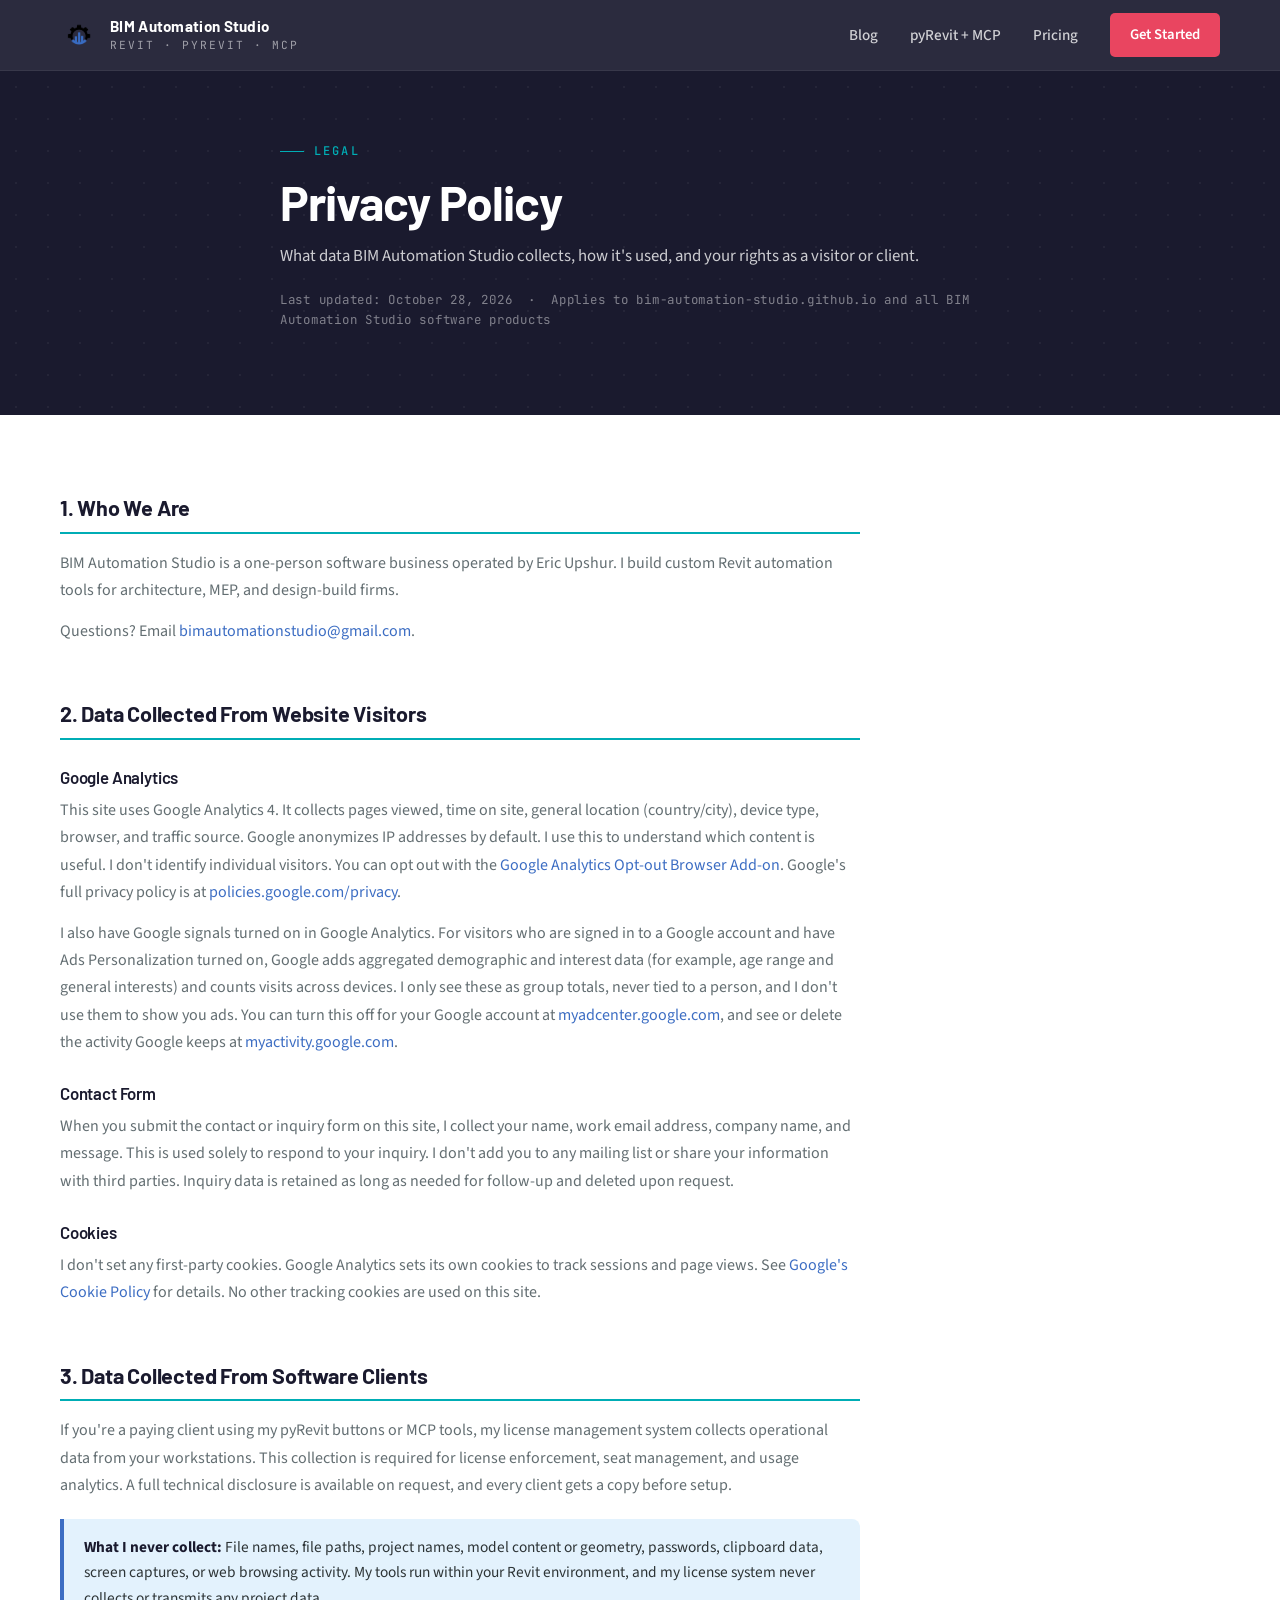
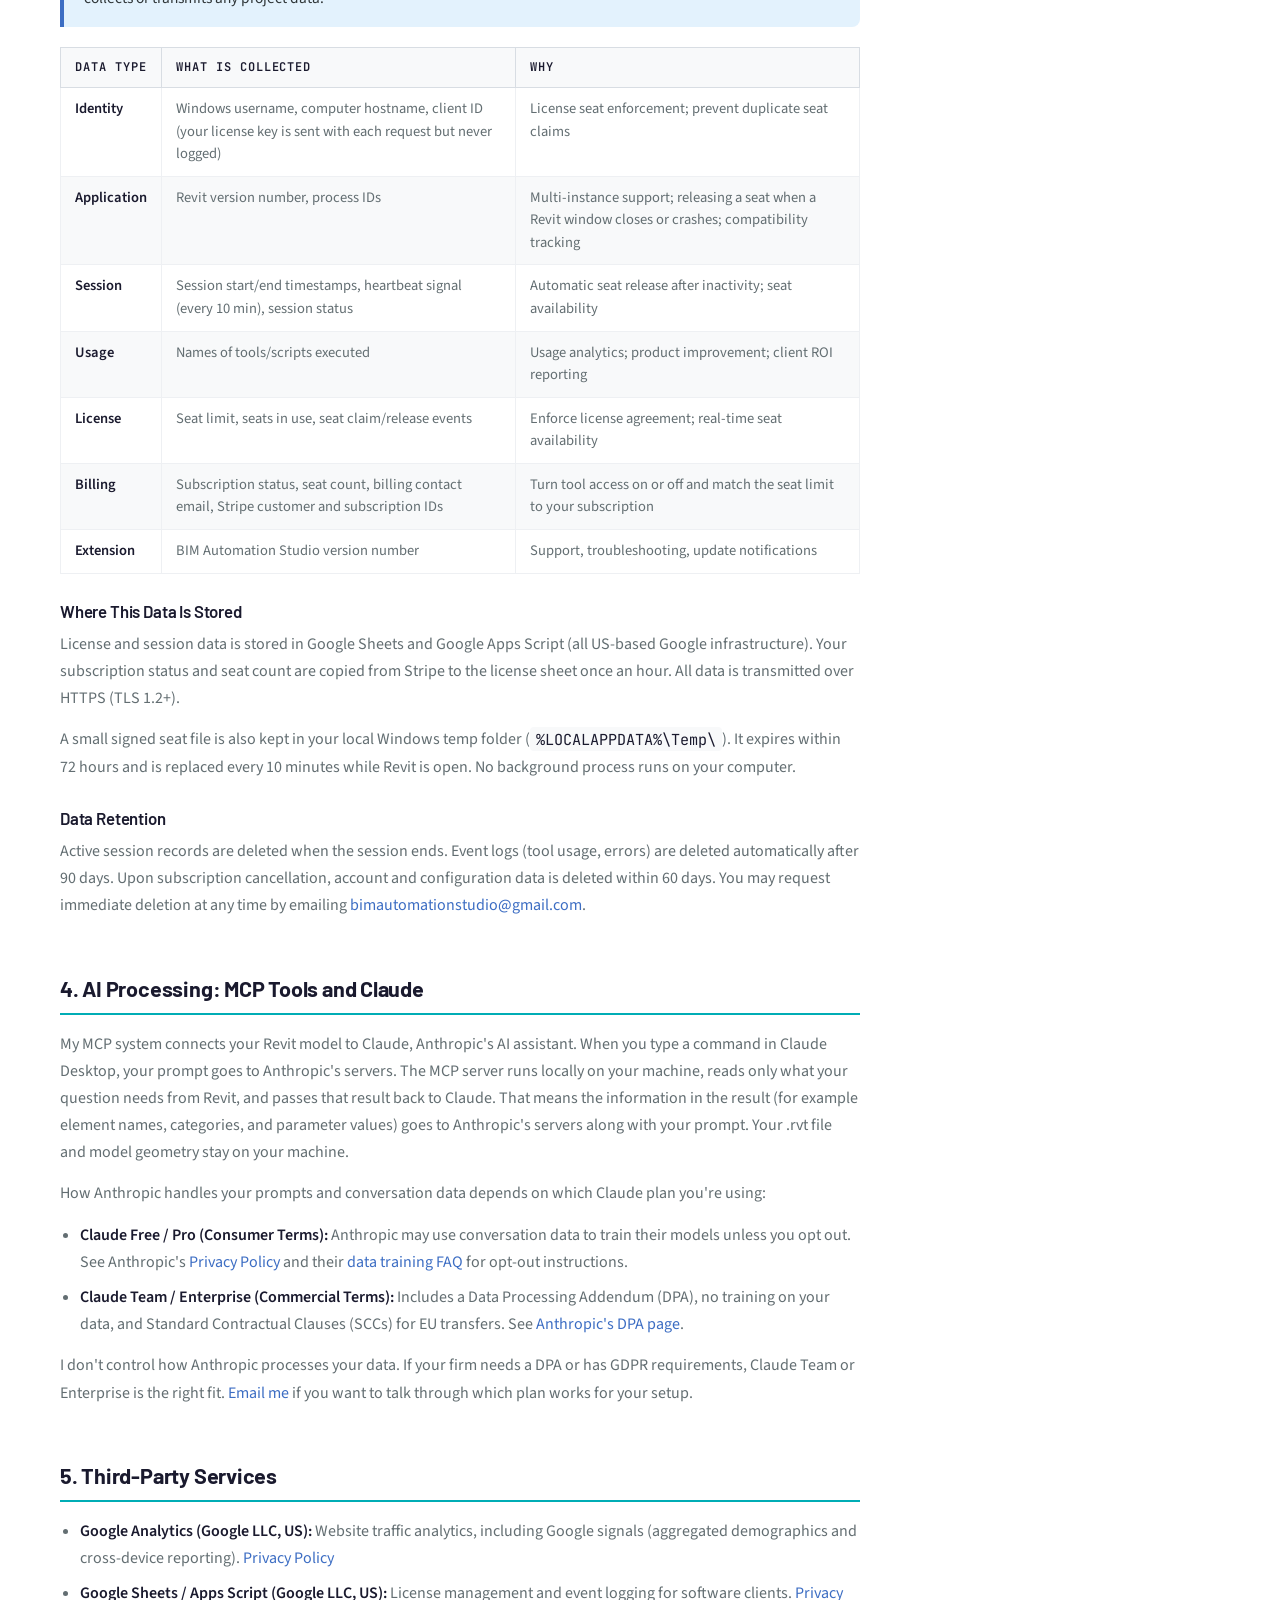
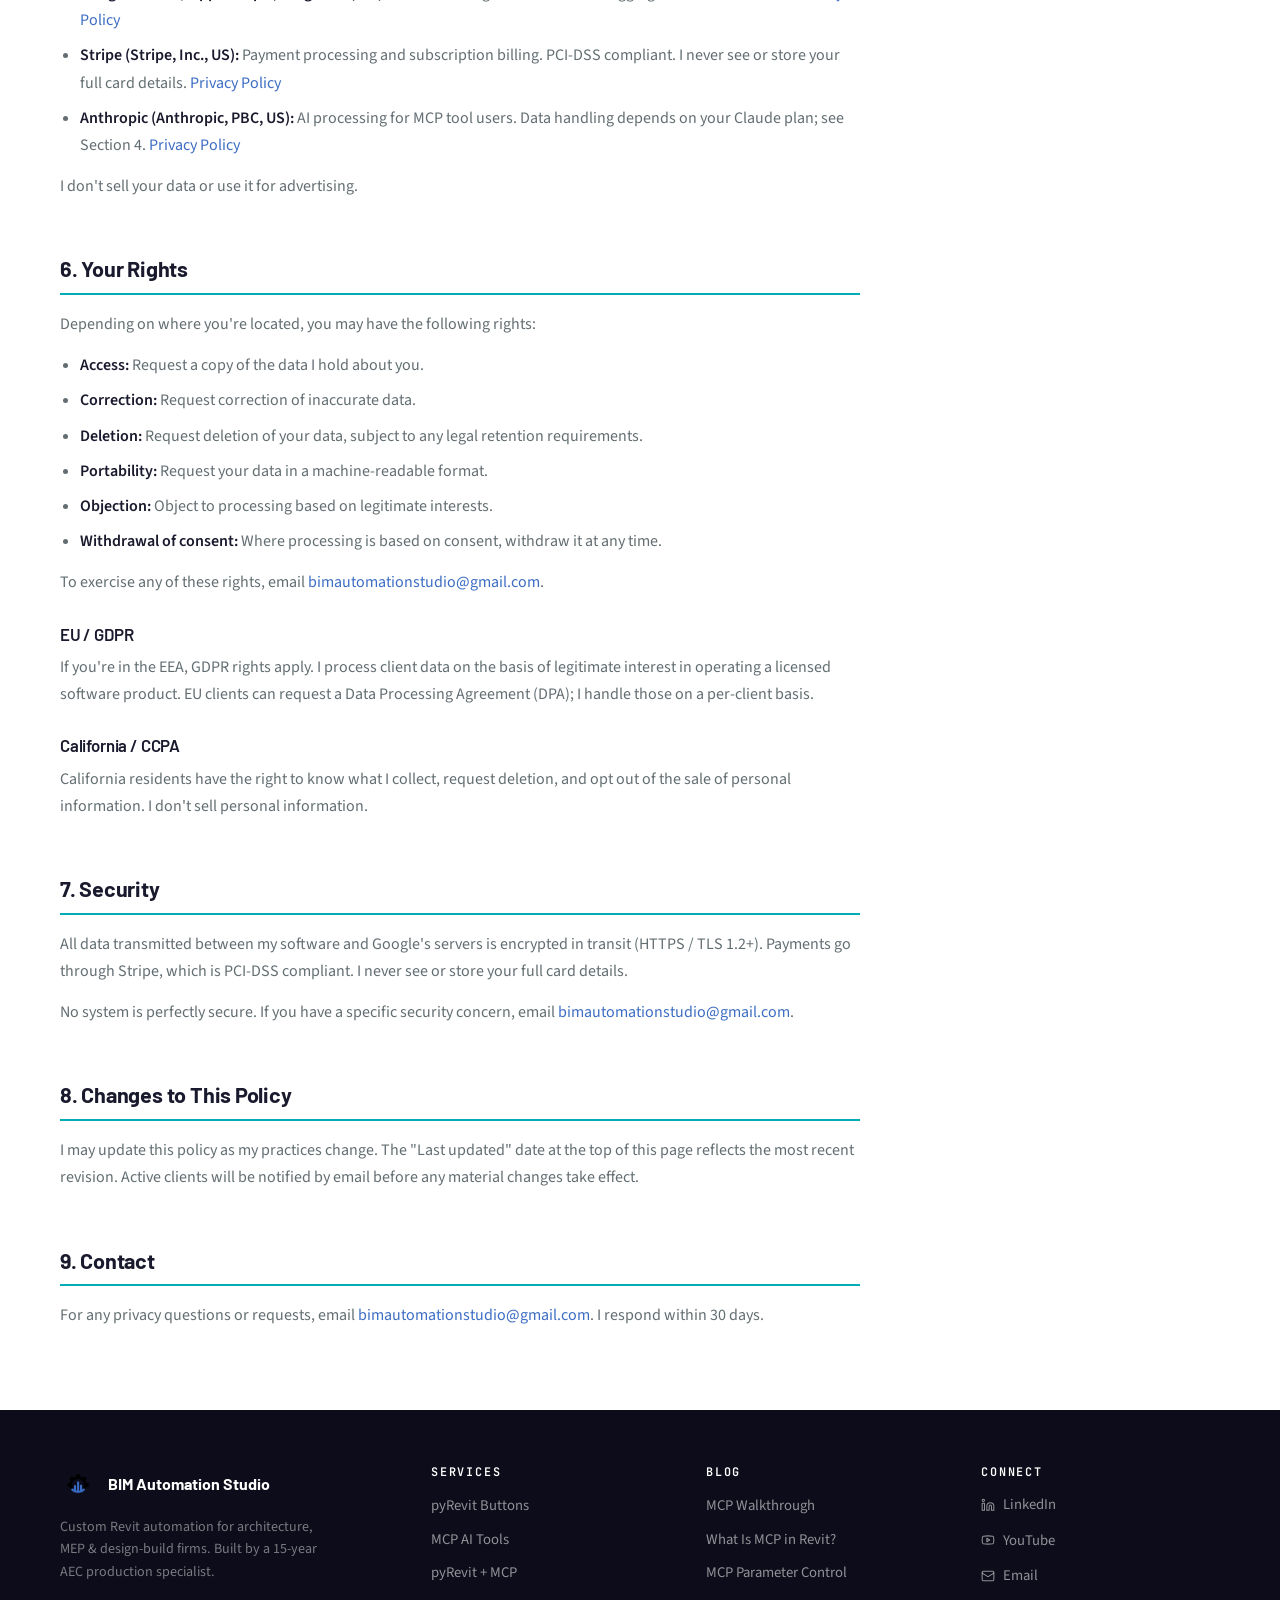
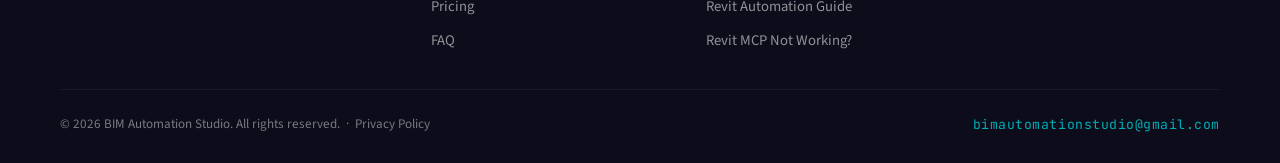
<file: privacy-policy.html>
<!DOCTYPE html>
<html lang="en">
<head>
<meta charset="UTF-8">
<meta name="viewport" content="width=device-width, initial-scale=1.0">
<title>Privacy Policy | BIM Automation Studio</title>
<meta name="description" content="Privacy policy for BIM Automation Studio: what data I collect from website visitors and clients, how I use it, and your rights.">
<link rel="icon" href="favicon.png">
<link rel="canonical" href="https://bim-automation-studio.github.io/privacy-policy.html">

<!-- Open Graph -->
<meta property="og:type" content="website">
<meta property="og:url" content="https://bim-automation-studio.github.io/privacy-policy.html">
<meta property="og:title" content="Privacy Policy | BIM Automation Studio">
<meta property="og:site_name" content="BIM Automation Studio">
<meta property="og:description" content="What data BIM Automation Studio collects, how it's used, and your privacy rights.">
<meta property="og:image" content="https://bim-automation-studio.github.io/assets/social-card.png">

<!-- Twitter Card -->
<meta name="twitter:card" content="summary_large_image">
<meta name="twitter:title" content="Privacy Policy | BIM Automation Studio">
<meta name="twitter:description" content="What data BIM Automation Studio collects, how it's used, and your privacy rights.">
<meta name="twitter:image" content="https://bim-automation-studio.github.io/assets/social-card.png">

<!-- Google Analytics -->
<script async src="https://www.googletagmanager.com/gtag/js?id=G-WV3SV10YQT"></script>
<script>
  window.dataLayer = window.dataLayer || [];
  function gtag(){dataLayer.push(arguments);}
  gtag('js', new Date());
  gtag('config', 'G-WV3SV10YQT');
</script>

<link rel="stylesheet" href="colors_and_type.css">
<style>
* { box-sizing: border-box; }
body { margin: 0; }
img { max-width: 100%; display: block; }
.container { max-width: var(--container); margin: 0 auto; padding: 0 var(--container-pad); }
.section { padding: var(--section-pad-y) 0; }
.section--soft { background: var(--bas-paper); }
.section--dark { background: var(--bas-navy); color: var(--bas-on-navy); position: relative; overflow: hidden; }
.section--dark::before { content:""; position:absolute; inset:0; background-image: var(--pattern-dots); background-size: var(--pattern-dots-size); pointer-events: none; opacity: 0.6; }
.section > .container { position: relative; z-index: 1; }

.eyebrow {
  font-family: var(--font-mono); font-size: 12px; letter-spacing: 0.18em; text-transform: uppercase;
  color: var(--bas-teal); font-weight: 500; display: inline-flex; align-items: center; gap: 10px; margin-bottom: 16px;
}
.eyebrow::before { content:""; width:24px; height:1px; background: var(--bas-teal); display: inline-block; }

.ic { width: 1em; height: 1em; flex-shrink: 0; display: inline-block; vertical-align: middle; stroke: currentColor; fill: none; stroke-width: 1.75; stroke-linecap: round; stroke-linejoin: round; }

/* ── NAV ── */
.nav {
  position: sticky; top: 0; z-index: 100;
  background: rgba(26,26,46,0.92); backdrop-filter: blur(12px); -webkit-backdrop-filter: blur(12px);
  border-bottom: 1px solid rgba(255,255,255,0.06);
}
.nav__inner { display: flex; align-items: center; justify-content: space-between; height: 70px; }
.nav__brand { display: flex; align-items: center; gap: 12px; text-decoration: none; }
.nav__brand img { height: 38px; width: auto; }
.nav__brand-text { display: flex; flex-direction: column; line-height: 1; font-family: var(--font-display); }
.nav__brand-text strong { color: #fff; font-weight: 700; font-size: 0.95rem; letter-spacing: 0.02em; }
.nav__brand-text span { color: rgba(255,255,255,0.55); font-size: 0.7rem; letter-spacing: 0.18em; text-transform: uppercase; margin-top: 5px; font-family: var(--font-mono); }
.nav__links { display: flex; align-items: center; gap: 32px; }
.nav__link { color: rgba(255,255,255,0.78); text-decoration: none; font-size: 0.95rem; font-weight: 500; transition: color 0.2s; }
.nav__link:hover { color: var(--bas-teal); }
.nav__cta { background: var(--bas-coral); color: #fff; padding: 10px 20px; border-radius: var(--radius-sm); font-weight: 600; font-size: 0.92rem; text-decoration: none; transition: background 0.2s; }
.nav__cta:hover { background: #d63d56; color: #fff; }
.nav__burger { display: none; background: transparent; border: 0; color: #fff; cursor: pointer; padding: 8px; line-height: 0; }

/* ── PAGE HERO ── */
.page-hero {
  padding: 64px 0 72px;
  background: var(--bas-navy);
  color: #fff;
  position: relative;
  overflow: hidden;
}
.page-hero::before { content:""; position:absolute; inset:0; background-image: var(--pattern-dots); background-size: var(--pattern-dots-size); opacity: 0.7; pointer-events: none; }
.page-hero__inner { position: relative; z-index: 1; max-width: 760px; }
.page-hero h1 {
  font-size: clamp(2rem, 3.5vw + 0.5rem, 3rem);
  line-height: 1.05;
  letter-spacing: -0.02em;
  margin: 0 0 16px;
  color: #fff;
  font-family: var(--font-display);
  font-weight: 700;
}
.page-hero__sub { font-size: 1.1rem; line-height: 1.6; color: rgba(255,255,255,0.78); margin: 0; font-size: 1.05rem; }
.page-hero__meta { margin-top: 20px; font-family: var(--font-mono); font-size: 0.78rem; letter-spacing: 0.06em; color: rgba(255,255,255,0.45); }

/* ── PRIVACY CONTENT ── */
.privacy-wrap { max-width: 800px; }

.privacy-section { margin-bottom: 56px; }
.privacy-section:last-child { margin-bottom: 0; }

.privacy-section h2 {
  font-family: var(--font-display);
  font-size: 1.35rem;
  color: var(--bas-navy);
  font-weight: 700;
  margin: 0 0 16px;
  padding-bottom: 12px;
  border-bottom: 2px solid var(--bas-teal);
  letter-spacing: -0.01em;
}
.privacy-section h3 {
  font-family: var(--font-display);
  font-size: 1.05rem;
  color: var(--bas-navy);
  font-weight: 600;
  margin: 28px 0 10px;
}
.privacy-section p {
  color: var(--fg-2);
  font-size: 1rem;
  line-height: 1.7;
  margin: 0 0 14px;
}
.privacy-section p:last-child { margin-bottom: 0; }
.privacy-section ul {
  margin: 0 0 14px 0;
  padding-left: 20px;
}
.privacy-section li {
  color: var(--fg-2);
  font-size: 1rem;
  line-height: 1.7;
  margin-bottom: 8px;
}
.privacy-section li strong { color: var(--bas-navy); font-weight: 600; }
.privacy-section a { color: var(--bas-blue); text-decoration: none; }
.privacy-section a:hover { color: var(--bas-teal); }

/* Info callout */
.info-box {
  background: var(--bas-info-bg);
  border-left: 4px solid var(--bas-blue);
  border-radius: 0 var(--radius-md) var(--radius-md) 0;
  padding: 16px 20px;
  margin: 20px 0;
  font-size: 0.96rem;
  color: var(--bas-ink);
  line-height: 1.65;
}
.info-box strong { color: var(--bas-navy); }

/* Data table */
.data-table {
  width: 100%;
  border-collapse: collapse;
  font-size: 0.91rem;
  margin: 20px 0;
}
.data-table th {
  background: var(--bas-paper);
  color: var(--bas-navy);
  font-weight: 600;
  padding: 10px 14px;
  text-align: left;
  border: 1px solid var(--bas-line-strong);
  font-family: var(--font-mono);
  font-size: 0.75rem;
  letter-spacing: 0.08em;
  text-transform: uppercase;
}
.data-table td {
  padding: 10px 14px;
  border: 1px solid var(--bas-line);
  color: var(--fg-2);
  vertical-align: top;
  line-height: 1.55;
}
.data-table tr:nth-child(even) td { background: var(--bas-paper); }
.data-table td strong { color: var(--bas-navy); font-weight: 600; }

/* ── FOOTER ── */
.footer { background: #0c0c1a; color: rgba(255,255,255,0.55); padding: 56px 0 28px; }
.footer__top { display: grid; grid-template-columns: 1.4fr 1fr 1fr 1fr; gap: 36px; padding-bottom: 36px; border-bottom: 1px solid rgba(255,255,255,0.06); }
.footer__brand { display: flex; align-items: center; gap: 12px; margin-bottom: 14px; }
.footer__brand img { height: 36px; }
.footer__brand strong { color: #fff; font-family: var(--font-display); font-weight: 700; font-size: 1rem; }
.footer__tag { font-size: 0.88rem; line-height: 1.6; color: rgba(255,255,255,0.45); margin: 0 0 18px; max-width: 280px; }
.footer__col h4 { color: #fff; font-family: var(--font-mono); font-size: 0.74rem; letter-spacing: 0.16em; text-transform: uppercase; margin: 0 0 14px; font-weight: 600; }
.footer__col ul { list-style: none; padding: 0; margin: 0; display: flex; flex-direction: column; gap: 8px; }
.footer__col a { color: rgba(255,255,255,0.55); font-size: 0.92rem; text-decoration: none; display: inline-flex; align-items: center; gap: 8px; }
.footer__col a:hover { color: var(--bas-teal); }
.footer__col a .ic { width: 14px; height: 14px; }
.footer__bottom { padding-top: 24px; display: flex; justify-content: space-between; align-items: center; font-size: 0.82rem; color: rgba(255,255,255,0.45); flex-wrap: wrap; gap: 12px; }
.footer__bottom a { color: rgba(255,255,255,0.45); text-decoration: none; }
.footer__bottom a:hover { color: var(--bas-teal); }
.footer__bottom .contact { font-family: var(--font-mono); letter-spacing: 0.04em; }
.footer__bottom .contact a { color: var(--bas-teal); }

/* ── RESPONSIVE ── */
@media (max-width: 1000px) {
  .footer__top { grid-template-columns: 1fr; }
  .nav__links { display: none; position: absolute; top: 70px; left: 0; right: 0; background: var(--bas-navy); flex-direction: column; align-items: stretch; padding: 16px 20px 24px; gap: 4px; border-top: 1px solid rgba(255,255,255,0.06); }
  .nav__links.open { display: flex; }
  .nav__links .nav__link { padding: 12px 0; font-size: 1rem; }
  .nav__cta { width: 100%; text-align: center; margin-top: 8px; }
  .nav__burger { display: inline-block; }
  .footer__bottom { flex-direction: column; align-items: flex-start; }
}
@media (max-width: 680px) {
  .data-table { display: block; overflow-x: auto; -webkit-overflow-scrolling: touch; }
}
</style>
</head>

<body>

<!-- ── ICON SPRITE ── -->
<svg width="0" height="0" style="position:absolute;width:0;height:0;overflow:hidden" aria-hidden="true">
  <defs>
    <symbol id="i-mail" viewBox="0 0 24 24" fill="none" stroke="currentColor" stroke-width="1.75" stroke-linecap="round" stroke-linejoin="round"><rect width="20" height="16" x="2" y="4" rx="2"/><path d="m22 7-8.97 5.7a1.94 1.94 0 0 1-2.06 0L2 7"/></symbol>
    <symbol id="i-linkedin" viewBox="0 0 24 24" fill="none" stroke="currentColor" stroke-width="1.75" stroke-linecap="round" stroke-linejoin="round"><path d="M16 8a6 6 0 0 1 6 6v7h-4v-7a2 2 0 0 0-4 0v7h-4v-7a6 6 0 0 1 6-6z"/><rect width="4" height="12" x="2" y="9"/><circle cx="4" cy="4" r="2"/></symbol>
    <symbol id="i-youtube" viewBox="0 0 24 24" fill="none" stroke="currentColor" stroke-width="1.75" stroke-linecap="round" stroke-linejoin="round"><path d="M2.5 17a24.12 24.12 0 0 1 0-10 2 2 0 0 1 1.4-1.4 49.56 49.56 0 0 1 16.2 0A2 2 0 0 1 21.5 7a24.12 24.12 0 0 1 0 10 2 2 0 0 1-1.4 1.4 49.55 49.55 0 0 1-16.2 0A2 2 0 0 1 2.5 17"/><path d="m10 15 5-3-5-3z"/></symbol>
    <symbol id="i-menu" viewBox="0 0 24 24" fill="none" stroke="currentColor" stroke-width="1.75" stroke-linecap="round" stroke-linejoin="round"><line x1="3" y1="6" x2="21" y2="6"/><line x1="3" y1="12" x2="21" y2="12"/><line x1="3" y1="18" x2="21" y2="18"/></symbol>
  </defs>
</svg>


<!-- ── NAV ── -->
<header class="nav">
  <div class="container nav__inner">
    <a href="index.html" class="nav__brand" aria-label="BIM Automation Studio">
      <img src="assets/logo-transparent.png" alt="">
      <span class="nav__brand-text"><strong>BIM Automation Studio</strong><span>Revit · pyRevit · MCP</span></span>
    </a>
    <button class="nav__burger" aria-label="Menu" id="burger"><svg class="ic" style="width:24px;height:24px"><use href="#i-menu"/></svg></button>
    <nav class="nav__links" id="nav-links">
      <a href="blog.html" class="nav__link">Blog</a>
      <a href="pyrevit-mcp.html" class="nav__link">pyRevit + MCP</a>
      <a href="pricing.html" class="nav__link">Pricing</a>
      <a href="pricing.html#get-in-touch" class="nav__cta">Get Started</a>
    </nav>
  </div>
</header>


<!-- ── PAGE HERO ── -->
<section class="page-hero">
  <div class="container page-hero__inner">
    <div class="eyebrow"><span>Legal</span></div>
    <h1>Privacy Policy</h1>
    <p class="page-hero__sub">What data BIM Automation Studio collects, how it's used, and your rights as a visitor or client.</p>
    <p class="page-hero__meta">Last updated: October 28, 2026 &nbsp;·&nbsp; Applies to bim-automation-studio.github.io and all BIM Automation Studio software products</p>
  </div>
</section>


<!-- ── CONTENT ── -->
<section class="section">
  <div class="container">
    <div class="privacy-wrap">


      <!-- 1. Who We Are -->
      <div class="privacy-section">
        <h2>1. Who We Are</h2>
        <p>BIM Automation Studio is a one-person software business operated by Eric Upshur. I build custom Revit automation tools for architecture, MEP, and design-build firms.</p>
        <p>Questions? Email <a href="mailto:bimautomationstudio@gmail.com">bimautomationstudio@gmail.com</a>.</p>
      </div>


      <!-- 2. Website Visitors -->
      <div class="privacy-section">
        <h2>2. Data Collected From Website Visitors</h2>

        <h3>Google Analytics</h3>
        <p>This site uses Google Analytics 4. It collects pages viewed, time on site, general location (country/city), device type, browser, and traffic source. Google anonymizes IP addresses by default. I use this to understand which content is useful. I don't identify individual visitors. You can opt out with the <a href="https://tools.google.com/dlpage/gaoptout" target="_blank" rel="noreferrer">Google Analytics Opt-out Browser Add-on</a>. Google's full privacy policy is at <a href="https://policies.google.com/privacy" target="_blank" rel="noreferrer">policies.google.com/privacy</a>.</p>
        <p>I also have Google signals turned on in Google Analytics. For visitors who are signed in to a Google account and have Ads Personalization turned on, Google adds aggregated demographic and interest data (for example, age range and general interests) and counts visits across devices. I only see these as group totals, never tied to a person, and I don't use them to show you ads. You can turn this off for your Google account at <a href="https://myadcenter.google.com/" target="_blank" rel="noreferrer">myadcenter.google.com</a>, and see or delete the activity Google keeps at <a href="https://myactivity.google.com/" target="_blank" rel="noreferrer">myactivity.google.com</a>.</p>

        <h3>Contact Form</h3>
        <p>When you submit the contact or inquiry form on this site, I collect your name, work email address, company name, and message. This is used solely to respond to your inquiry. I don't add you to any mailing list or share your information with third parties. Inquiry data is retained as long as needed for follow-up and deleted upon request.</p>

        <h3>Cookies</h3>
        <p>I don't set any first-party cookies. Google Analytics sets its own cookies to track sessions and page views. See <a href="https://policies.google.com/technologies/cookies" target="_blank" rel="noreferrer">Google's Cookie Policy</a> for details. No other tracking cookies are used on this site.</p>
      </div>


      <!-- 3. Software Clients -->
      <div class="privacy-section">
        <h2 id="client-data">3. Data Collected From Software Clients</h2>
        <p>If you're a paying client using my pyRevit buttons or MCP tools, my license management system collects operational data from your workstations. This collection is required for license enforcement, seat management, and usage analytics. A full technical disclosure is available on request, and every client gets a copy before setup.</p>

        <div class="info-box">
          <strong>What I never collect:</strong> File names, file paths, project names, model content or geometry, passwords, clipboard data, screen captures, or web browsing activity. My tools run within your Revit environment, and my license system never collects or transmits any project data.
        </div>

        <table class="data-table">
          <thead>
            <tr>
              <th>Data Type</th>
              <th>What Is Collected</th>
              <th>Why</th>
            </tr>
          </thead>
          <tbody>
            <tr>
              <td><strong>Identity</strong></td>
              <td>Windows username, computer hostname, client ID (your license key is sent with each request but never logged)</td>
              <td>License seat enforcement; prevent duplicate seat claims</td>
            </tr>
            <tr>
              <td><strong>Application</strong></td>
              <td>Revit version number, process IDs</td>
              <td>Multi-instance support; releasing a seat when a Revit window closes or crashes; compatibility tracking</td>
            </tr>
            <tr>
              <td><strong>Session</strong></td>
              <td>Session start/end timestamps, heartbeat signal (every 10 min), session status</td>
              <td>Automatic seat release after inactivity; seat availability</td>
            </tr>
            <tr>
              <td><strong>Usage</strong></td>
              <td>Names of tools/scripts executed</td>
              <td>Usage analytics; product improvement; client ROI reporting</td>
            </tr>
            <tr>
              <td><strong>License</strong></td>
              <td>Seat limit, seats in use, seat claim/release events</td>
              <td>Enforce license agreement; real-time seat availability</td>
            </tr>
            <tr>
              <td><strong>Billing</strong></td>
              <td>Subscription status, seat count, billing contact email, Stripe customer and subscription IDs</td>
              <td>Turn tool access on or off and match the seat limit to your subscription</td>
            </tr>
            <tr>
              <td><strong>Extension</strong></td>
              <td>BIM Automation Studio version number</td>
              <td>Support, troubleshooting, update notifications</td>
            </tr>
          </tbody>
        </table>

        <h3>Where This Data Is Stored</h3>
        <p>License and session data is stored in Google Sheets and Google Apps Script (all US-based Google infrastructure). Your subscription status and seat count are copied from Stripe to the license sheet once an hour. All data is transmitted over HTTPS (TLS 1.2+).</p>
        <p>A small signed seat file is also kept in your local Windows temp folder (<code>%LOCALAPPDATA%\Temp\</code>). It expires within 72 hours and is replaced every 10 minutes while Revit is open. No background process runs on your computer.</p>

        <h3>Data Retention</h3>
        <p>Active session records are deleted when the session ends. Event logs (tool usage, errors) are deleted automatically after 90 days. Upon subscription cancellation, account and configuration data is deleted within 60 days. You may request immediate deletion at any time by emailing <a href="mailto:bimautomationstudio@gmail.com">bimautomationstudio@gmail.com</a>.</p>
      </div>


      <!-- 4. AI / MCP -->
      <div class="privacy-section">
        <h2 id="ai-processing">4. AI Processing: MCP Tools and Claude</h2>
        <p>My MCP system connects your Revit model to Claude, Anthropic's AI assistant. When you type a command in Claude Desktop, your prompt goes to Anthropic's servers. The MCP server runs locally on your machine, reads only what your question needs from Revit, and passes that result back to Claude. That means the information in the result (for example element names, categories, and parameter values) goes to Anthropic's servers along with your prompt. Your .rvt file and model geometry stay on your machine.</p>
        <p>How Anthropic handles your prompts and conversation data depends on which Claude plan you're using:</p>
        <ul>
          <li><strong>Claude Free / Pro (Consumer Terms):</strong> Anthropic may use conversation data to train their models unless you opt out. See Anthropic's <a href="https://www.anthropic.com/legal/privacy" target="_blank" rel="noreferrer">Privacy Policy</a> and their <a href="https://privacy.claude.com/en/articles/7996868-is-my-data-used-for-model-training" target="_blank" rel="noreferrer">data training FAQ</a> for opt-out instructions.</li>
          <li><strong>Claude Team / Enterprise (Commercial Terms):</strong> Includes a Data Processing Addendum (DPA), no training on your data, and Standard Contractual Clauses (SCCs) for EU transfers. See <a href="https://privacy.claude.com/en/articles/7996862-how-do-i-view-and-sign-your-data-processing-addendum-dpa" target="_blank" rel="noreferrer">Anthropic's DPA page</a>.</li>
        </ul>
        <p>I don't control how Anthropic processes your data. If your firm needs a DPA or has GDPR requirements, Claude Team or Enterprise is the right fit. <a href="mailto:bimautomationstudio@gmail.com">Email me</a> if you want to talk through which plan works for your setup.</p>
      </div>


      <!-- 5. Third Parties -->
      <div class="privacy-section">
        <h2>5. Third-Party Services</h2>
        <ul>
          <li><strong>Google Analytics (Google LLC, US):</strong> Website traffic analytics, including Google signals (aggregated demographics and cross-device reporting). <a href="https://policies.google.com/privacy" target="_blank" rel="noreferrer">Privacy Policy</a></li>
          <li><strong>Google Sheets / Apps Script (Google LLC, US):</strong> License management and event logging for software clients. <a href="https://policies.google.com/privacy" target="_blank" rel="noreferrer">Privacy Policy</a></li>
          <li><strong>Stripe (Stripe, Inc., US):</strong> Payment processing and subscription billing. PCI-DSS compliant. I never see or store your full card details. <a href="https://stripe.com/privacy" target="_blank" rel="noreferrer">Privacy Policy</a></li>
          <li><strong>Anthropic (Anthropic, PBC, US):</strong> AI processing for MCP tool users. Data handling depends on your Claude plan; see Section 4. <a href="https://www.anthropic.com/legal/privacy" target="_blank" rel="noreferrer">Privacy Policy</a></li>
        </ul>
        <p>I don't sell your data or use it for advertising.</p>
      </div>


      <!-- 6. Your Rights -->
      <div class="privacy-section">
        <h2>6. Your Rights</h2>
        <p>Depending on where you're located, you may have the following rights:</p>
        <ul>
          <li><strong>Access:</strong> Request a copy of the data I hold about you.</li>
          <li><strong>Correction:</strong> Request correction of inaccurate data.</li>
          <li><strong>Deletion:</strong> Request deletion of your data, subject to any legal retention requirements.</li>
          <li><strong>Portability:</strong> Request your data in a machine-readable format.</li>
          <li><strong>Objection:</strong> Object to processing based on legitimate interests.</li>
          <li><strong>Withdrawal of consent:</strong> Where processing is based on consent, withdraw it at any time.</li>
        </ul>
        <p>To exercise any of these rights, email <a href="mailto:bimautomationstudio@gmail.com">bimautomationstudio@gmail.com</a>.</p>

        <h3>EU / GDPR</h3>
        <p>If you're in the EEA, GDPR rights apply. I process client data on the basis of legitimate interest in operating a licensed software product. EU clients can request a Data Processing Agreement (DPA); I handle those on a per-client basis.</p>

        <h3>California / CCPA</h3>
        <p>California residents have the right to know what I collect, request deletion, and opt out of the sale of personal information. I don't sell personal information.</p>
      </div>


      <!-- 7. Security -->
      <div class="privacy-section">
        <h2>7. Security</h2>
        <p>All data transmitted between my software and Google's servers is encrypted in transit (HTTPS / TLS 1.2+). Payments go through Stripe, which is PCI-DSS compliant. I never see or store your full card details.</p>
        <p>No system is perfectly secure. If you have a specific security concern, email <a href="mailto:bimautomationstudio@gmail.com">bimautomationstudio@gmail.com</a>.</p>
      </div>


      <!-- 8. Changes -->
      <div class="privacy-section">
        <h2>8. Changes to This Policy</h2>
        <p>I may update this policy as my practices change. The "Last updated" date at the top of this page reflects the most recent revision. Active clients will be notified by email before any material changes take effect.</p>
      </div>


      <!-- 9. Contact -->
      <div class="privacy-section">
        <h2>9. Contact</h2>
        <p>For any privacy questions or requests, email <a href="mailto:bimautomationstudio@gmail.com">bimautomationstudio@gmail.com</a>. I respond within 30 days.</p>
      </div>


    </div>
  </div>
</section>


<!-- ── FOOTER ── -->
<footer class="footer">
  <div class="container">
    <div class="footer__top">
      <div>
        <div class="footer__brand">
          <img src="assets/logo-transparent.png" alt="">
          <strong>BIM Automation Studio</strong>
        </div>
        <p class="footer__tag">Custom Revit automation for architecture, MEP &amp; design-build firms. Built by a 15-year AEC production specialist.</p>
      </div>
      <div class="footer__col">
        <h4>Services</h4>
        <ul>
          <li><a href="index.html#services">pyRevit Buttons</a></li>
          <li><a href="index.html#services">MCP AI Tools</a></li>
          <li><a href="pyrevit-mcp.html">pyRevit + MCP</a></li>
          <li><a href="pricing.html">Pricing</a></li>
          <li><a href="pricing.html#faq">FAQ</a></li>
        </ul>
      </div>
      <div class="footer__col">
        <h4><a href="blog.html" style="color:inherit;text-decoration:none;font-size:inherit;">Blog</a></h4>
        <ul>
          <li><a href="blog-revit-mcp-natural-language-control.html">MCP Walkthrough</a></li>
          <li><a href="blog-what-is-mcp-in-revit-bim.html">What Is MCP in Revit?</a></li>
          <li><a href="blog-can-mcp-control-revit-parameters.html">MCP Parameter Control</a></li>
          <li><a href="blog-revit-workflow-automation-guide.html">Revit Automation Guide</a></li>
          <li><a href="blog-revit-mcp-not-working-claude.html">Revit MCP Not Working?</a></li>
        </ul>
      </div>
      <div class="footer__col">
        <h4>Connect</h4>
        <ul>
          <li><a href="https://www.linkedin.com/in/ericupshur" target="_blank" rel="noreferrer"><svg class="ic"><use href="#i-linkedin"/></svg> LinkedIn</a></li>
          <li><a href="https://www.youtube.com/@BIMAutomationStudio" target="_blank" rel="noreferrer"><svg class="ic"><use href="#i-youtube"/></svg> YouTube</a></li>
          <li><a href="mailto:bimautomationstudio@gmail.com"><svg class="ic"><use href="#i-mail"/></svg> Email</a></li>
        </ul>
      </div>
    </div>
    <div class="footer__bottom">
      <span>© 2026 BIM Automation Studio. All rights reserved. &nbsp;·&nbsp; <a href="privacy-policy.html">Privacy Policy</a></span>
      <span class="contact"><a href="mailto:bimautomationstudio@gmail.com">bimautomationstudio@gmail.com</a></span>
    </div>
  </div>
</footer>

<script>
  document.getElementById('burger').addEventListener('click', function() {
    document.getElementById('nav-links').classList.toggle('open');
  });
  document.querySelectorAll('#nav-links a').forEach(function(a){
    a.addEventListener('click', function(){ document.getElementById('nav-links').classList.remove('open'); });
  });
</script>

<script src="assets/bas-analytics.js" defer></script>
</body>
</html>
</file>
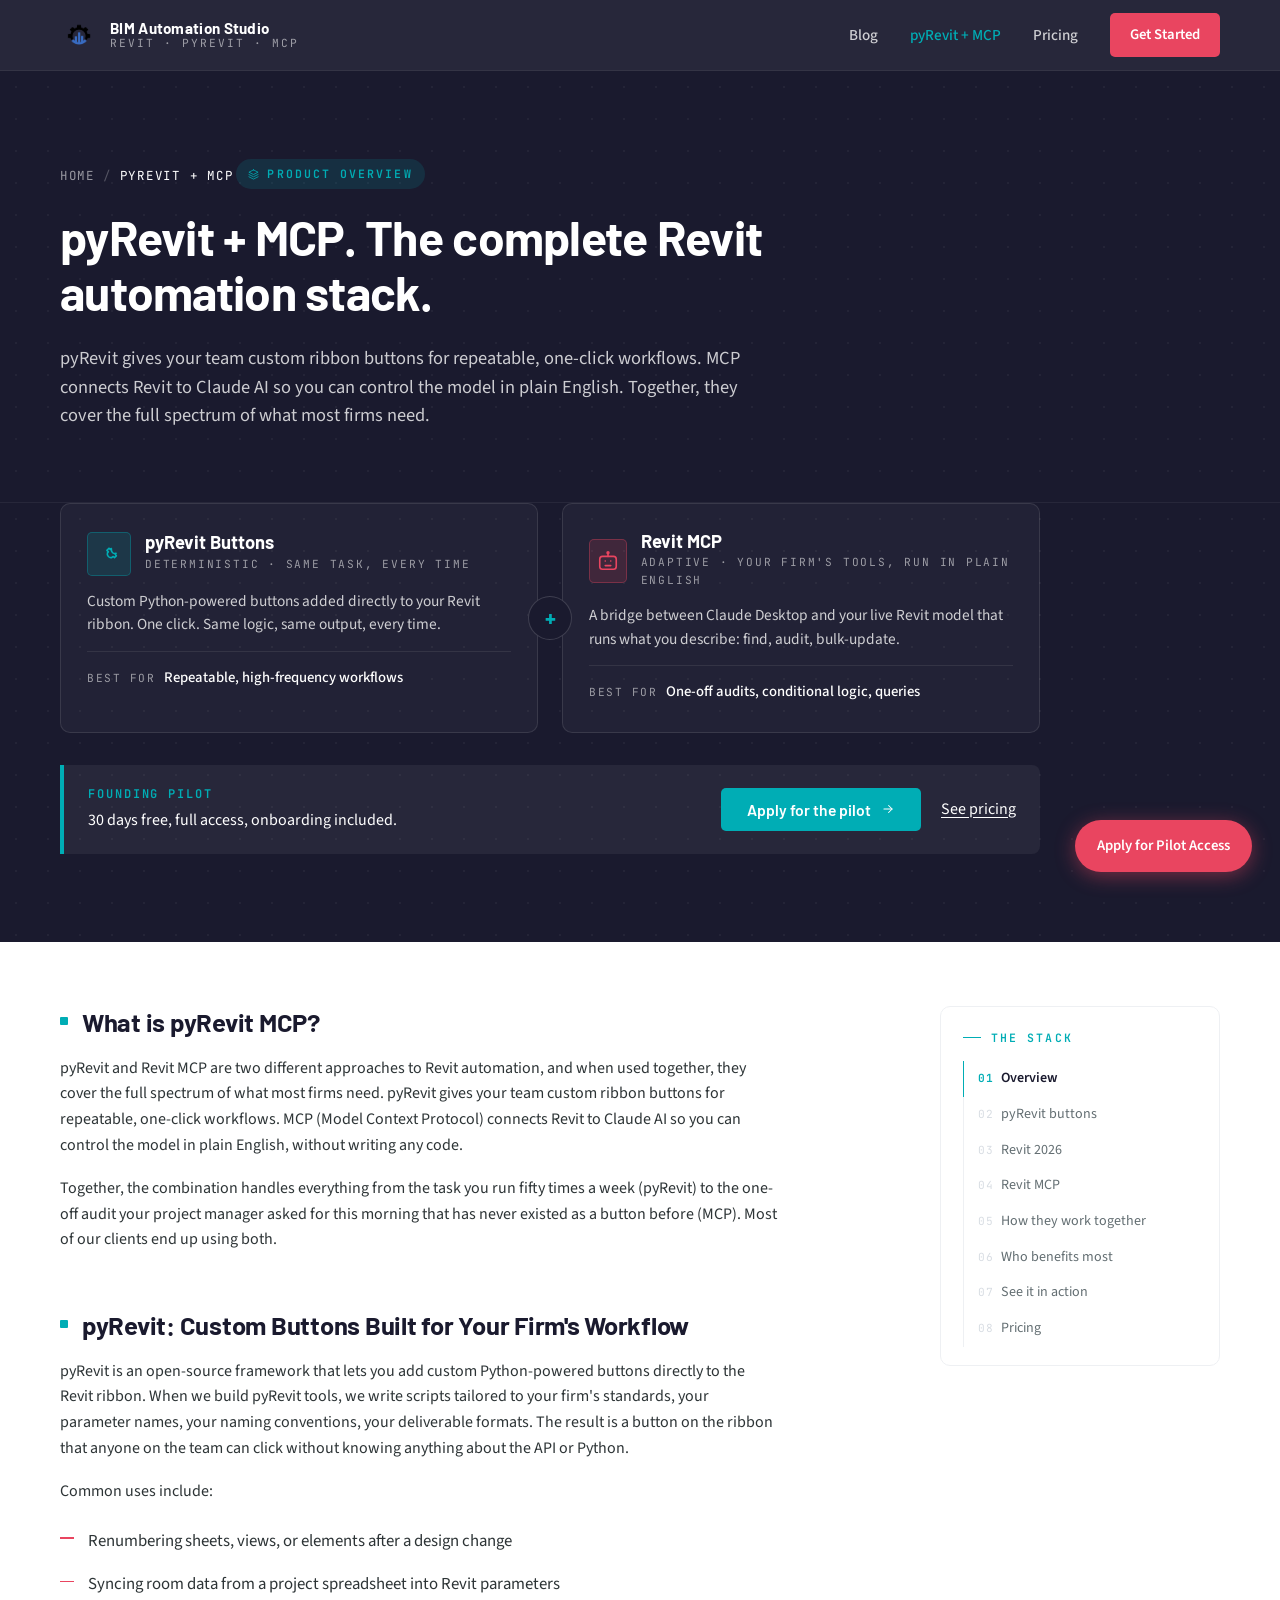
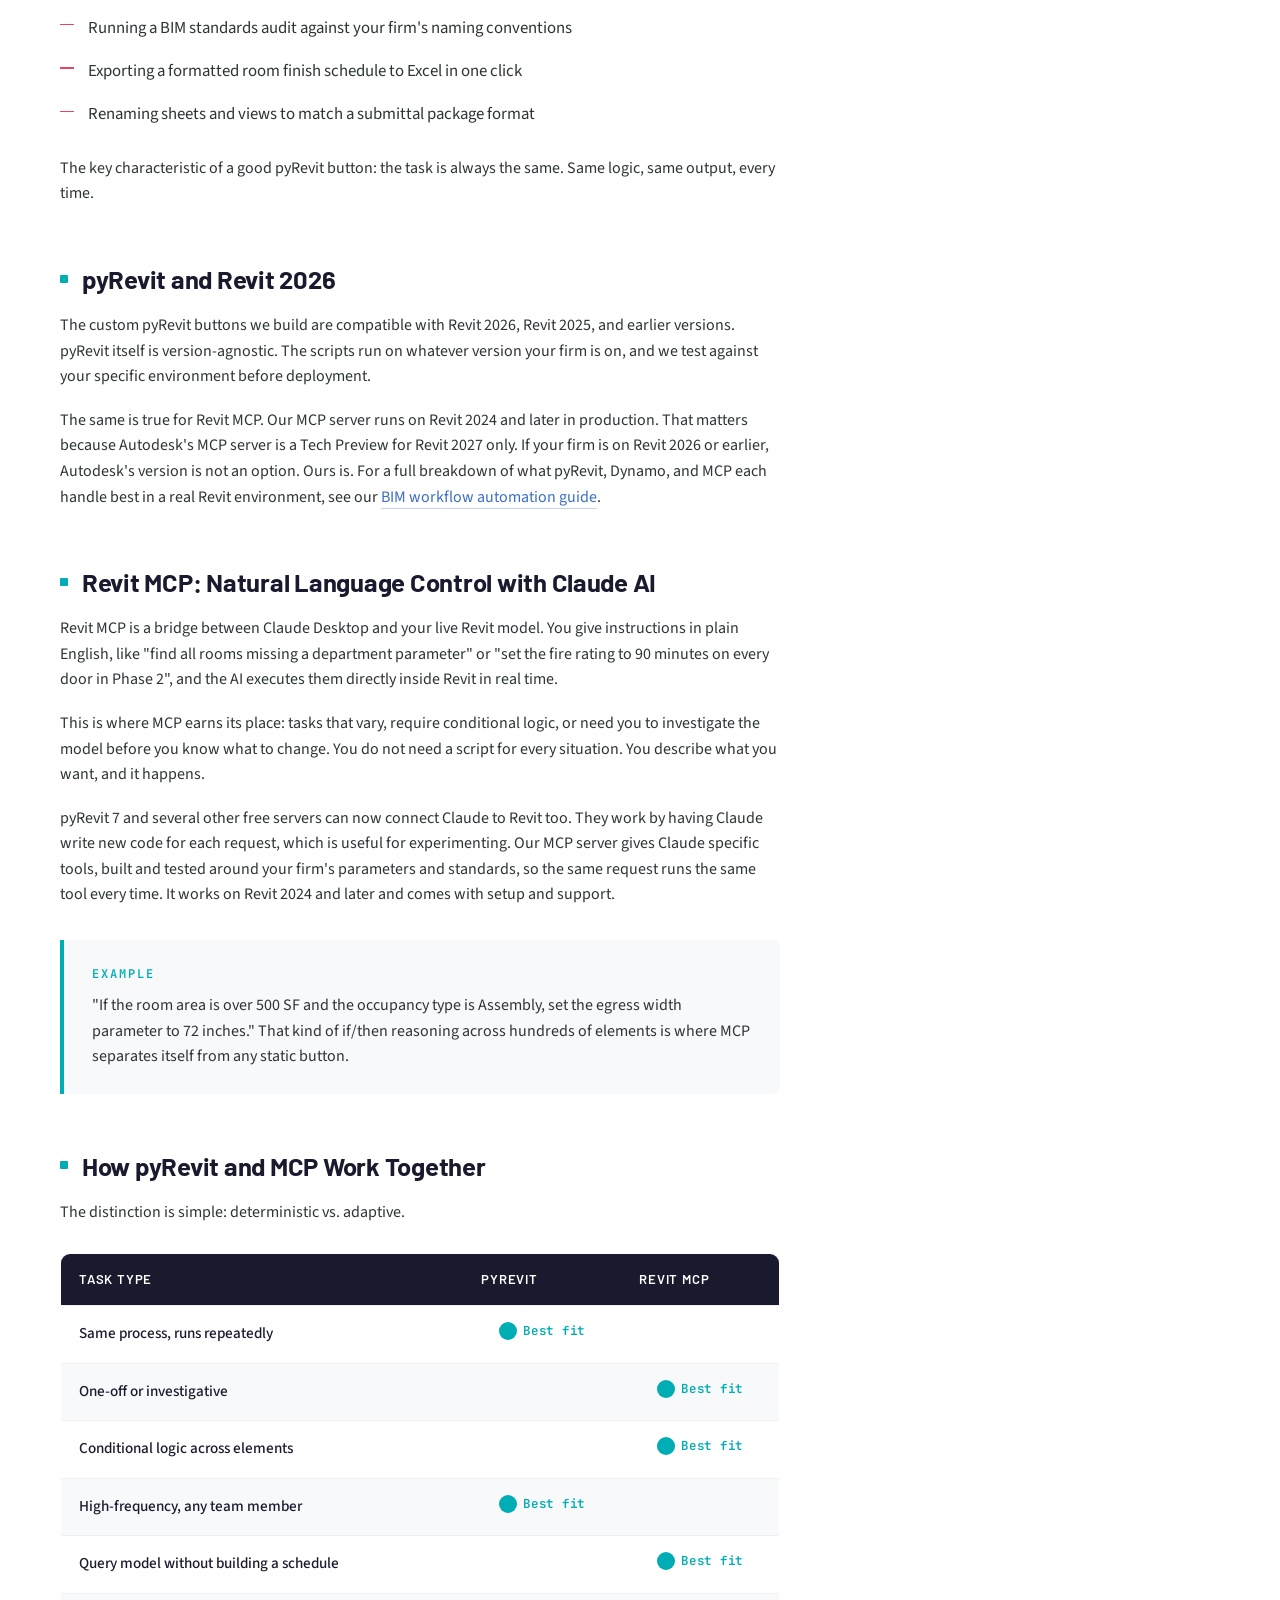
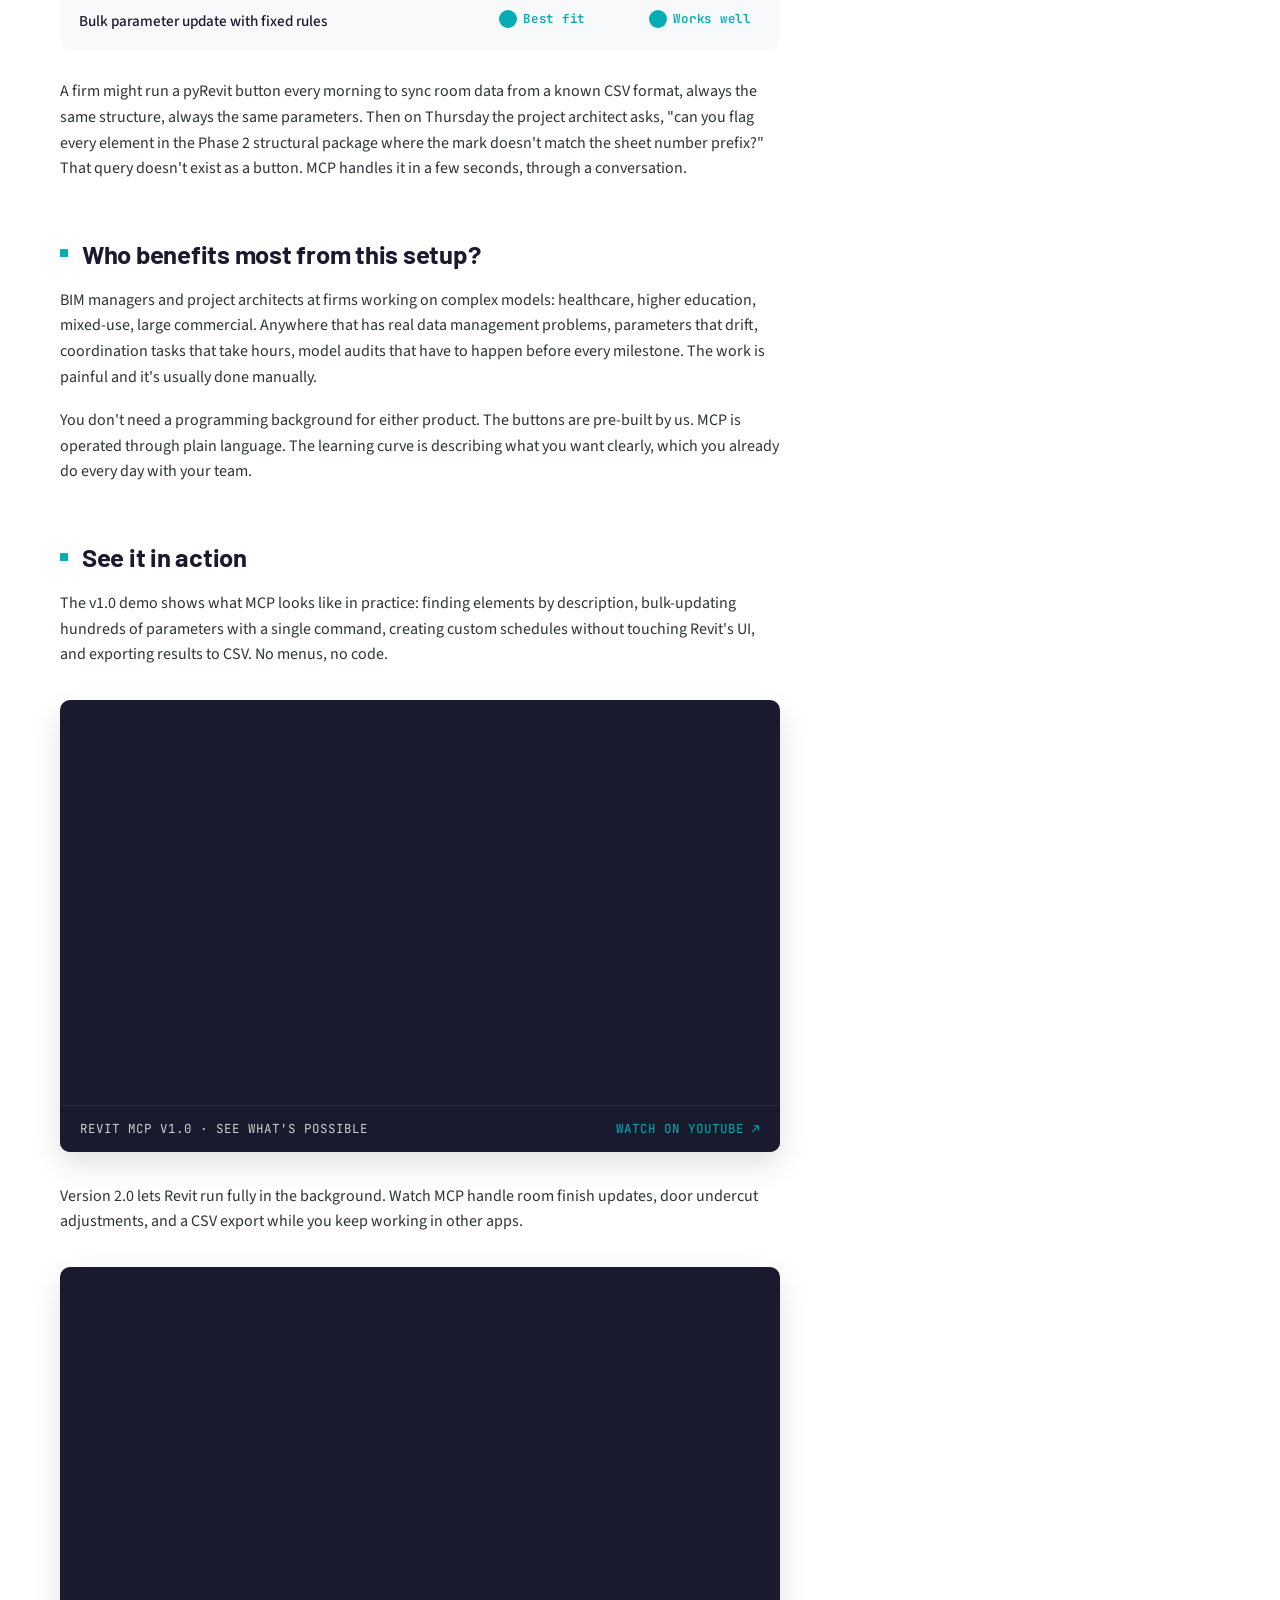
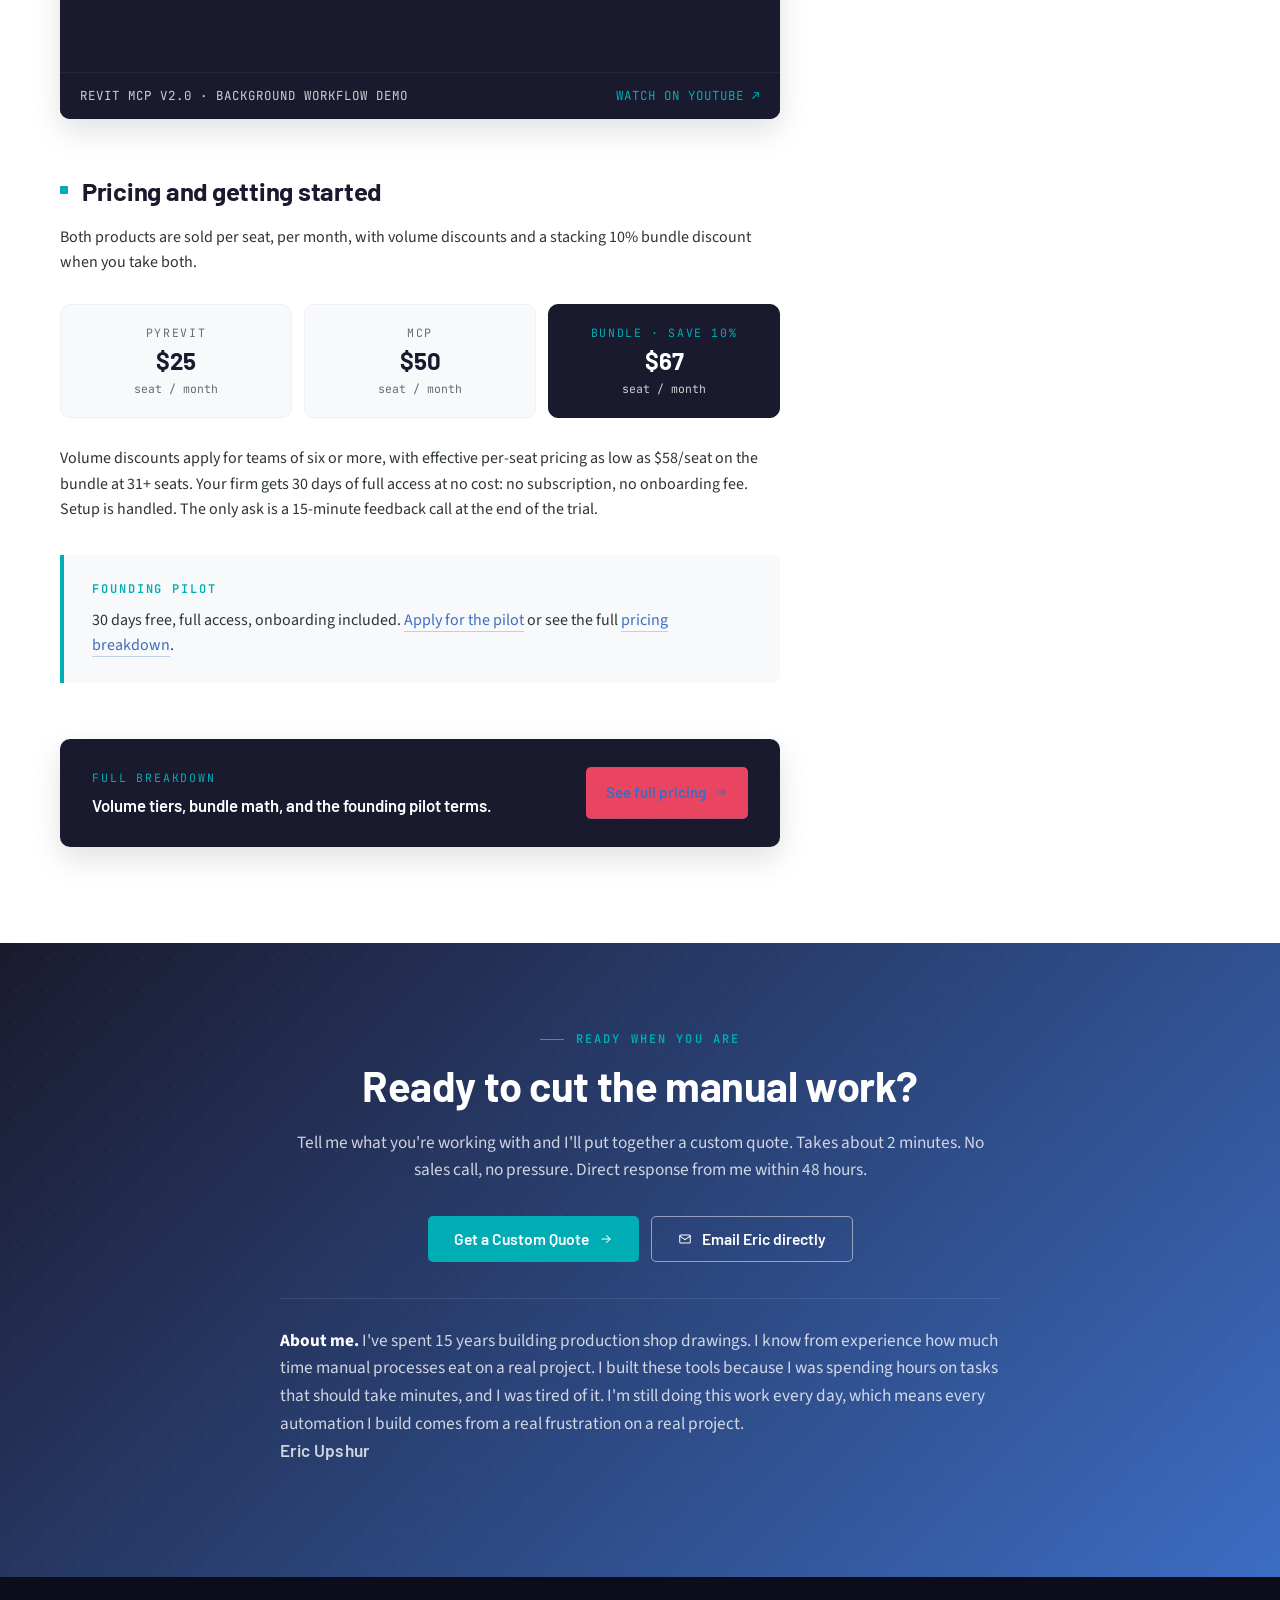
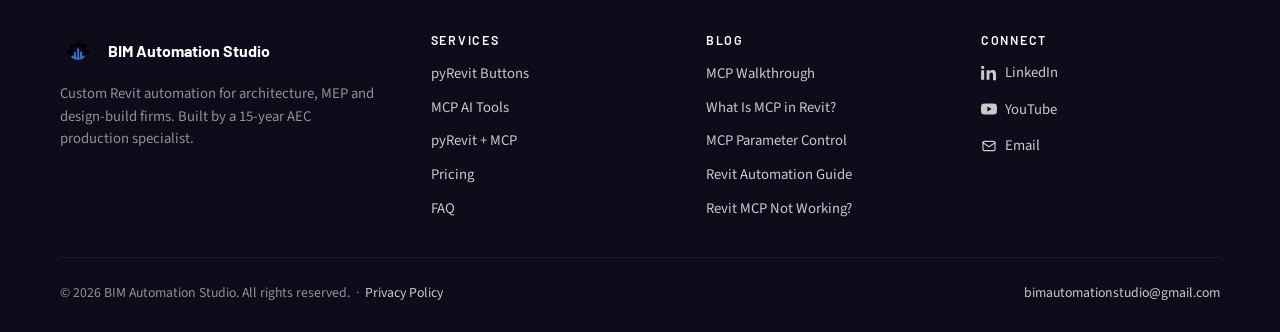
<file: pyrevit-mcp.html>
<!DOCTYPE html>
<html lang="en">
<head>
<meta charset="UTF-8">
<meta name="viewport" content="width=device-width, initial-scale=1.0">
<title>pyRevit + MCP for Your Firm: Custom Revit Automation, Built and Supported | BIM Automation Studio</title>
<meta name="description" content="Custom pyRevit buttons and a production Revit MCP for Claude, built to your firm's standards and supported by me. Runs on Revit 2024 and later.">
<link rel="icon" href="favicon.png">
<link rel="canonical" href="https://bim-automation-studio.github.io/pyrevit-mcp.html">
<meta property="og:type" content="website">
<meta property="og:url" content="https://bim-automation-studio.github.io/pyrevit-mcp.html">
<meta property="og:title" content="pyRevit + MCP for Your Firm: Custom Revit Automation, Built and Supported | BIM Automation Studio">
<meta property="og:site_name" content="BIM Automation Studio">
<meta property="og:description" content="Custom pyRevit buttons and a production Revit MCP for Claude, built to your firm's standards and supported by me. Runs on Revit 2024 and later.">
<meta property="og:image" content="https://bim-automation-studio.github.io/assets/social-card.png">
<meta name="twitter:card" content="summary_large_image">
<meta name="twitter:title" content="pyRevit + MCP for Your Firm: Custom Revit Automation, Built and Supported | BIM Automation Studio">
<meta name="twitter:description" content="Custom pyRevit buttons and a production Revit MCP for Claude, built to your firm's standards and supported by me. Runs on Revit 2024 and later.">
<meta name="twitter:image" content="https://bim-automation-studio.github.io/assets/social-card.png">

<script type="application/ld+json">
{
  "@context": "https://schema.org",
  "@type": "Article",
  "headline": "pyRevit + MCP: The Complete Revit Automation Stack",
  "author": { "@type": "Person", "name": "Eric Upshur" },
  "publisher": { "@type": "Organization", "name": "BIM Automation Studio" },
  "datePublished": "2026-05-05"
}
</script>

<script type="application/ld+json">
{
  "@context": "https://schema.org",
  "@type": "FAQPage",
  "mainEntity": [
    {
      "@type": "Question",
      "name": "What is pyRevit MCP?",
      "acceptedAnswer": {
        "@type": "Answer",
        "text": "pyRevit and Revit MCP are two custom-built tools that work together to automate Revit. pyRevit adds ribbon buttons for repeatable, one-click workflows built around your firm's standards. Revit MCP connects Revit to Claude AI, so you can control the model in plain English without writing code. Both are built to your workflow, not off the shelf."
      }
    },
    {
      "@type": "Question",
      "name": "What is the difference between pyRevit and Revit MCP?",
      "acceptedAnswer": {
        "@type": "Answer",
        "text": "pyRevit is best for deterministic tasks: the same logic, same output, every time, run as a ribbon button any team member can click. Revit MCP handles one-off or investigative tasks, conditional logic across elements, and model queries that change project to project. Most firms end up using both, and every button and workflow is built around what your team actually does."
      }
    },
    {
      "@type": "Question",
      "name": "Who benefits most from pyRevit and Revit MCP?",
      "acceptedAnswer": {
        "@type": "Answer",
        "text": "BIM managers and project architects at architecture and MEP firms working on complex models: healthcare, higher education, mixed-use, large commercial. Anywhere with real data management problems: parameters that drift, coordination tasks that take hours, model audits before every milestone. No programming background required for either product. Those are just the problems I've already built for. If yours looks different, I build for that too."
      }
    },
    {
      "@type": "Question",
      "name": "Does Revit MCP write to the model or just read it?",
      "acceptedAnswer": {
        "@type": "Answer",
        "text": "BIM Automation Studio's Revit MCP is read-write. It can query elements, bulk-update parameters, and apply conditional logic directly in a live Revit model. Autodesk's Revit MCP is a Tech Preview for Revit 2027 only. BAS's version has run in production for over a year, works on Revit 2024 and later, and is built custom to fit your model and your parameters."
      }
    },
    {
      "@type": "Question",
      "name": "What Revit versions does this work on?",
      "acceptedAnswer": {
        "@type": "Answer",
        "text": "Both pyRevit and Revit MCP are built for Revit 2024 and later."
      }
    },
    {
      "@type": "Question",
      "name": "What is the BIM Automation Studio Revit MCP server?",
      "acceptedAnswer": {
        "@type": "Answer",
        "text": "It's a read-write MCP server that connects Claude AI directly to a live Revit model. It can do things such as query elements, bulk-update parameters, and apply conditional logic using plain English instead of code. Every MCP server I build is custom to the firm it's built for. Whatever your workflow needs it to do, it can be built to do."
      }
    }
  ]
}
</script>

<!-- Google Analytics -->
<script async src="https://www.googletagmanager.com/gtag/js?id=G-WV3SV10YQT"></script>
<script>
  window.dataLayer = window.dataLayer || [];
  function gtag(){dataLayer.push(arguments);}
  gtag('js', new Date());
  gtag('config', 'G-WV3SV10YQT');
</script>

<link rel="stylesheet" href="colors_and_type.css">
<style>
* { box-sizing: border-box; }
body { margin: 0; background: var(--bas-paper); }
img { max-width: 100%; display: block; }
.container { max-width: var(--container); margin: 0 auto; padding: 0 var(--container-pad); }

.eyebrow {
  font-family: var(--font-mono); font-size: 12px; letter-spacing: 0.18em;
  text-transform: uppercase; color: var(--bas-teal); font-weight: 600;
  display: inline-flex; align-items: center; gap: 12px;
}
.eyebrow::before { content:""; width:24px; height:1px; background: var(--bas-teal); display: inline-block; }

.btn {
  display: inline-flex; align-items: center; gap: 10px; padding: 14px 26px;
  border-radius: var(--radius-sm); font-family: var(--font-display);
  font-size: 0.98rem; font-weight: 600; text-decoration: none; border: 0;
  cursor: pointer; transition: all 0.2s ease; line-height: 1; white-space: nowrap;
}
.btn--teal { background: var(--bas-teal); color: #fff; }
.btn--teal:hover { background: #019199; color: #fff; }
.btn--ghost { background: transparent; color: #fff; border: 1.5px solid rgba(255,255,255,0.5); }
.btn--ghost:hover { background: rgba(255,255,255,0.08); color: #fff; border-color: #fff; }

/* NAV */
.nav { position: sticky; top: 0; z-index: 100; background: rgba(26,26,46,0.94); backdrop-filter: blur(8px); border-bottom: 1px solid rgba(255,255,255,0.06); }
.nav__inner { display: flex; align-items: center; justify-content: space-between; height: 70px; }
.nav__brand { display: flex; align-items: center; gap: 12px; text-decoration: none; }
.nav__brand img { height: 38px; width: auto; }
.nav__brand-text { display: flex; flex-direction: column; line-height: 1; font-family: var(--font-display); }
.nav__brand-text strong { color: #fff; font-weight: 700; font-size: 0.95rem; letter-spacing: 0.02em; }
.nav__brand-text span { color: var(--bas-on-navy-dim); font-size: 0.7rem; letter-spacing: 0.18em; text-transform: uppercase; margin-top: 2px; font-family: var(--font-mono); }
.nav__links { display: flex; align-items: center; gap: 32px; }
.nav__link { color: var(--bas-on-navy-mut); text-decoration: none; font-size: 0.95rem; font-weight: 500; transition: color 0.2s; }
.nav__link:hover, .nav__link.active { color: var(--bas-teal); }
.nav__cta { background: var(--bas-coral); color: #fff; padding: 10px 20px; border-radius: var(--radius-sm); font-weight: 600; font-size: 0.92rem; text-decoration: none; transition: background 0.2s; }
.nav__cta:hover { background: #d63d56; color: #fff; }
.nav__burger { display: none; background: transparent; border: 0; color: #fff; cursor: pointer; padding: 8px; line-height: 0; }

/* PRODUCT HERO */
.article-hero { background: var(--bas-navy); color: #fff; padding: 88px 0 72px; position: relative; overflow: hidden; border-bottom: 1px solid rgba(255,255,255,0.06); }
.article-hero::before { content:""; position:absolute; inset:0; background-image: var(--pattern-dots); background-size: var(--pattern-dots-size); opacity: 0.6; pointer-events: none; }
.article-hero__inner { position: relative; z-index: 1; max-width: 880px; }
.article-hero__crumbs { display: inline-flex; align-items: center; gap: 8px; font-family: var(--font-mono); font-size: 0.78rem; letter-spacing: 0.14em; text-transform: uppercase; color: var(--bas-on-navy-dim); margin-bottom: 24px; }
.article-hero__crumbs a { color: var(--bas-on-navy-dim); text-decoration: none; }
.article-hero__crumbs a:hover { color: var(--bas-teal); }
.article-hero__crumbs .sep { color: rgba(255,255,255,0.25); }
.article-hero__tag { display: inline-flex; align-items: center; gap: 8px; background: rgba(0,173,181,0.14); color: var(--bas-teal); padding: 6px 12px; border-radius: var(--radius-pill); font-family: var(--font-mono); font-size: 0.72rem; letter-spacing: 0.18em; text-transform: uppercase; font-weight: 600; margin-bottom: 20px; }
.article-hero h1 { font-family: var(--font-display); font-size: clamp(2.1rem, 3.2vw + 1rem, 3rem); font-weight: 700; color: #fff; line-height: 1.15; letter-spacing: -0.015em; margin: 0 0 24px; max-width: 820px; }
.article-hero__deck { font-size: 1.15rem; line-height: 1.55; color: var(--bas-on-navy-mut); max-width: 720px; margin: 0 0 0; }
.article-hero__byline { display: flex; align-items: center; gap: 16px; padding-top: 24px; border-top: 1px solid rgba(255,255,255,0.08); }

/* STACK OVERVIEW (two cards, just under hero) */
.stack-overview { background: var(--bas-navy); color: #fff; padding: 0 0 88px; position: relative; overflow: hidden; }
.stack-overview::before { content:""; position:absolute; inset:0; background-image: var(--pattern-dots); background-size: var(--pattern-dots-size); opacity: 0.6; pointer-events: none; }
.stack-overview__inner { position: relative; z-index: 1; }
.stack-overview__grid { display: grid; grid-template-columns: 1fr 1fr; gap: 24px; max-width: 980px; }
.stack-cta { margin-top: 32px; max-width: 980px; display: flex; flex-wrap: wrap; align-items: center; justify-content: space-between; gap: 16px 24px; background: rgba(255,255,255,0.06); border-left: 4px solid var(--bas-teal); border-radius: 0 var(--radius-md) var(--radius-md) 0; padding: 20px 24px; }
.stack-cta__label { font-family: var(--font-mono); font-size: 0.75rem; letter-spacing: 0.16em; text-transform: uppercase; color: var(--bas-teal); font-weight: 600; margin-bottom: 4px; }
.stack-cta__text { margin: 0; color: #fff; }
.stack-cta__actions { display: flex; flex-wrap: wrap; align-items: center; gap: 12px 20px; }
.stack-cta__link { color: #fff; text-decoration: underline; text-underline-offset: 3px; }
.stack-cta__link:hover { color: var(--bas-teal); }
.stack-overview__plus {
  position: absolute; left: 50%; top: 50%;
  transform: translate(-50%, -50%);
  width: 44px; height: 44px; border-radius: 50%;
  background: var(--bas-navy); border: 1px solid rgba(255,255,255,0.16);
  display: grid; place-items: center;
  font-family: var(--font-display); font-weight: 700; color: var(--bas-teal);
  font-size: 1.4rem; z-index: 2;
}
.stack-card {
  background: rgba(255,255,255,0.04);
  border: 1px solid rgba(255,255,255,0.10);
  border-radius: var(--radius-lg);
  padding: 28px 26px;
  display: flex; flex-direction: column; gap: 14px;
}
.stack-card__head { display: flex; align-items: center; gap: 14px; }
.stack-card__icon {
  width: 44px; height: 44px; border-radius: var(--radius-sm);
  background: rgba(0,173,181,0.15); border: 1px solid rgba(0,173,181,0.35);
  display: grid; place-items: center; color: var(--bas-teal);
}
.stack-card--mcp .stack-card__icon { background: rgba(233,69,96,0.15); border-color: rgba(233,69,96,0.35); color: var(--bas-coral); }
.stack-card__icon .ic { width: 22px; height: 22px; }
.stack-card__name { font-family: var(--font-display); font-weight: 700; font-size: 1.15rem; color: #fff; line-height: 1; }
.stack-card__kicker { font-family: var(--font-mono); font-size: 0.7rem; letter-spacing: 0.16em; text-transform: uppercase; color: var(--bas-on-navy-dim); margin-top: 4px; }
.stack-card__desc { color: var(--bas-on-navy-mut); font-size: 0.96rem; line-height: 1.55; margin: 0; }
.stack-card__role { display: flex; align-items: baseline; gap: 8px; padding-top: 14px; border-top: 1px solid rgba(255,255,255,0.08); }
.stack-card__role-label { font-family: var(--font-mono); font-size: 0.7rem; letter-spacing: 0.14em; text-transform: uppercase; color: var(--bas-on-navy-dim); }
.stack-card__role-val { color: #fff; font-weight: 500; font-size: 0.92rem; }
.stack-card__price {
  margin-top: auto; padding-top: 16px;
  display: flex; align-items: baseline; justify-content: space-between;
  border-top: 1px solid rgba(255,255,255,0.08);
}
.stack-card__price-amt { font-family: var(--font-display); font-weight: 700; font-size: 1.5rem; color: var(--bas-gold); line-height: 1; }
.stack-card__price-amt small { font-family: var(--font-body); font-size: 0.7rem; color: rgba(255,255,255,0.7); margin-left: 2px; }
.stack-card__price-unit { font-family: var(--font-mono); font-size: 0.66rem; letter-spacing: 0.1em; text-transform: uppercase; color: var(--bas-on-navy-dim); }
.byline__avatar { width: 44px; height: 44px; border-radius: 50%; background: linear-gradient(135deg, var(--bas-teal), var(--bas-blue)); display: grid; place-items: center; font-family: var(--font-display); font-weight: 700; color: #fff; font-size: 1rem; letter-spacing: 0.02em; }
.byline__meta { display: flex; flex-direction: column; gap: 2px; line-height: 1.3; }
.byline__name { color: #fff; font-family: var(--font-display); font-weight: 600; font-size: 0.96rem; }
.byline__org { color: var(--bas-on-navy-dim); font-size: 0.82rem; font-family: var(--font-mono); letter-spacing: 0.08em; }
.byline__sep { width: 1px; height: 32px; background: rgba(255,255,255,0.12); }
.byline__date { color: var(--bas-on-navy-mut); font-size: 0.88rem; line-height: 1.3; display: flex; flex-direction: column; }
.byline__date small { font-family: var(--font-mono); font-size: 0.72rem; letter-spacing: 0.1em; text-transform: uppercase; color: var(--bas-on-navy-dim); }
.byline__readtime { margin-left: auto; color: var(--bas-on-navy-mut); font-size: 0.85rem; font-family: var(--font-mono); letter-spacing: 0.05em; display: flex; align-items: center; gap: 8px; }
.byline__readtime::before { content:""; width: 6px; height: 6px; border-radius: 50%; background: var(--bas-teal); flex-shrink: 0; }

/* ARTICLE LAYOUT */
.article-shell { background: #fff; padding: 64px 0 96px; }
.article-grid { display: grid; grid-template-columns: minmax(0, 1fr) 280px; gap: 64px; align-items: start; }
.article { max-width: 720px; font-size: 1.05rem; line-height: 1.75; color: var(--bas-ink); }
.article h2 { font-family: var(--font-display); font-size: 1.6rem; font-weight: 700; color: var(--bas-navy); letter-spacing: -0.01em; line-height: 1.25; margin: 56px 0 18px; scroll-margin-top: 90px; position: relative; padding-left: 22px; }
.article h2::before { content:""; position: absolute; left: 0; top: 0.45em; width: 8px; height: 8px; background: var(--bas-teal); border-radius: 1px; }
.article h2:first-child { margin-top: 0; }
.article p { margin: 0 0 18px; color: var(--bas-ink); }
.article p:first-child { font-size: 1.18rem; color: var(--bas-ink); line-height: 1.65; }
.article strong { color: var(--bas-navy); font-weight: 600; }
.article ul { margin: 0 0 22px; padding-left: 0; list-style: none; }
.article ul li { position: relative; padding: 4px 0 4px 28px; margin-bottom: 6px; }
.article ul li::before { content:""; position: absolute; left: 0; top: 0.85em; width: 14px; height: 1.5px; background: var(--bas-coral); }
.article a { color: var(--bas-blue); border-bottom: 1px solid rgba(60,109,195,0.3); }
.article a:hover { color: var(--bas-teal); border-bottom-color: var(--bas-teal); }

/* Compare table */
.compare-table { width: 100%; border-collapse: collapse; margin: 28px 0; font-size: 0.95rem; background: #fff; border: 1px solid var(--bas-line); border-radius: var(--radius-lg); overflow: hidden; }
.compare-table th { background: var(--bas-navy); color: #fff; padding: 14px 18px; text-align: left; font-family: var(--font-display); font-weight: 600; font-size: 0.82rem; letter-spacing: 0.06em; text-transform: uppercase; }
.compare-table td { padding: 14px 18px; border-top: 1px solid var(--bas-line); vertical-align: top; color: var(--bas-ink); }
.compare-table td:first-child { font-weight: 500; color: var(--bas-navy); }
.compare-table td:nth-child(2), .compare-table td:nth-child(3) { text-align: center; width: 22%; }
.check { display: inline-flex; align-items: center; gap: 6px; font-family: var(--font-mono); font-size: 0.78rem; letter-spacing: 0.06em; color: var(--bas-teal); font-weight: 600; }
.check::before { content:""; width: 18px; height: 18px; border-radius: 50%; background: var(--bas-teal); display: inline-block; position: relative; }
.check span { position: relative; }
.compare-table tr:nth-child(even) td { background: var(--bas-paper); }

/* Callout */
.article-callout { background: var(--bas-paper); border-left: 4px solid var(--bas-teal); border-radius: 0 var(--radius-md) var(--radius-md) 0; padding: 24px 28px; margin: 32px 0; }
.article-callout__label { font-family: var(--font-mono); font-size: 0.75rem; letter-spacing: 0.16em; text-transform: uppercase; color: var(--bas-teal); font-weight: 600; margin-bottom: 8px; }
.article-callout p { margin: 0; }

.article-video { margin: 32px 0; border-radius: var(--radius-lg); overflow: hidden; background: var(--bas-navy); box-shadow: var(--shadow-lift); }
.article-video__frame { position: relative; padding-bottom: 56.25%; height: 0; }
.article-video__frame iframe { position: absolute; inset: 0; width: 100%; height: 100%; border: 0; }
.article-video__caption { font-family: var(--font-mono); font-size: 0.78rem; letter-spacing: 0.08em; text-transform: uppercase; color: var(--bas-on-navy-mut); padding: 12px 20px; background: var(--bas-navy); border-top: 1px solid rgba(255,255,255,0.06); display: flex; justify-content: space-between; align-items: center; }
.article-video__caption span:last-child { color: var(--bas-teal); }

.price-callout { display: grid; grid-template-columns: repeat(3, 1fr); gap: 12px; margin: 28px 0; }
.price-pill { background: var(--bas-paper); border: 1px solid var(--bas-line); border-radius: var(--radius-lg); padding: 18px; text-align: center; }
.price-pill__name { font-family: var(--font-mono); font-size: 0.72rem; letter-spacing: 0.14em; text-transform: uppercase; color: var(--bas-ink-muted); margin-bottom: 6px; }
.price-pill__amt { font-family: var(--font-display); font-size: 1.5rem; font-weight: 700; color: var(--bas-navy); line-height: 1; }
.price-pill__unit { font-family: var(--font-mono); font-size: 0.72rem; color: var(--bas-ink-muted); margin-top: 6px; }
.price-pill--featured { background: var(--bas-navy); border-color: var(--bas-navy); }
.price-pill--featured .price-pill__name { color: var(--bas-teal); }
.price-pill--featured .price-pill__amt { color: #fff; }
.price-pill--featured .price-pill__unit { color: var(--bas-on-navy-mut); }

.article-tags { margin-top: 56px; padding-top: 28px; border-top: 1px solid var(--bas-line); display: flex; align-items: center; gap: 10px; flex-wrap: wrap; }
.article-tags__label { font-family: var(--font-mono); font-size: 0.72rem; letter-spacing: 0.16em; text-transform: uppercase; color: var(--bas-ink-muted); font-weight: 600; margin-right: 6px; }
.article-tag { display: inline-block; font-family: var(--font-mono); font-size: 0.78rem; padding: 4px 10px; background: var(--bas-paper); border: 1px solid var(--bas-line); border-radius: var(--radius-pill); color: var(--bas-ink-muted); }

/* Pricing link strip: closes the pillar page */
.pricing-link {
  margin-top: 56px;
  padding: 28px 32px;
  display: flex; align-items: center; justify-content: space-between; gap: 24px;
  background: var(--bas-navy);
  border-radius: var(--radius-lg);
  color: #fff;
  position: relative; overflow: hidden;
  box-shadow: var(--shadow-lift);
}
.pricing-link::before {
  content:""; position:absolute; inset:0;
  background-image: var(--pattern-dots);
  background-size: var(--pattern-dots-size);
  opacity: 0.4; pointer-events: none;
}
.pricing-link__copy { position: relative; z-index: 1; display: flex; flex-direction: column; gap: 6px; }
.pricing-link__label { font-family: var(--font-mono); font-size: 0.72rem; letter-spacing: 0.16em; text-transform: uppercase; color: var(--bas-teal); }
.pricing-link__copy strong { font-family: var(--font-display); font-size: 1.05rem; font-weight: 600; color: #fff; line-height: 1.4; }
.pricing-link__cta {
  position: relative; z-index: 1;
  display: inline-flex; align-items: center; gap: 8px;
  padding: 12px 20px;
  background: var(--bas-coral); color: #fff;
  font-family: var(--font-display); font-weight: 600; font-size: 0.95rem;
  border-radius: var(--radius-sm);
  text-decoration: none;
  border-bottom: 0;
  white-space: nowrap;
  transition: background 0.2s ease, transform 0.2s ease;
}
.pricing-link__cta:hover { background: #d63d56; color: #fff; }
.pricing-link__cta svg { transition: transform 0.2s ease; }
.pricing-link__cta:hover svg { transform: translateX(2px); }

/* SIDEBAR */
.sidebar { position: sticky; top: 90px; display: flex; flex-direction: column; gap: 24px; }
.toc { background: #fff; border: 1px solid var(--bas-line); border-radius: var(--radius-lg); padding: 22px 22px 18px; }
.toc__label { font-family: var(--font-mono); font-size: 0.72rem; letter-spacing: 0.18em; text-transform: uppercase; color: var(--bas-teal); font-weight: 600; margin-bottom: 14px; display: flex; align-items: center; gap: 10px; }
.toc__label::before { content:""; width: 18px; height: 1px; background: var(--bas-teal); }
.toc__list { list-style: none; margin: 0; padding: 0; counter-reset: toc; }
.toc__list li { counter-increment: toc; border-left: 1.5px solid var(--bas-line); margin: 0; }
.toc__list li.is-active { border-left-color: var(--bas-teal); }
.toc__list a { display: block; padding: 8px 0 8px 14px; font-size: 0.88rem; color: var(--bas-ink-muted); text-decoration: none; line-height: 1.4; transition: color 0.15s; position: relative; }
.toc__list a::before { content: counter(toc, decimal-leading-zero); font-family: var(--font-mono); font-size: 0.7rem; color: var(--bas-line-strong); margin-right: 8px; letter-spacing: 0.05em; }
.toc__list a:hover { color: var(--bas-blue); }
.toc__list li.is-active a { color: var(--bas-navy); font-weight: 600; }
.toc__list li.is-active a::before { color: var(--bas-teal); }

.cta-card { background: var(--bas-navy); color: #fff; border-radius: var(--radius-lg); padding: 24px 22px; position: relative; overflow: hidden; }
.cta-card::before { content:""; position:absolute; inset:0; background-image: var(--pattern-dots); background-size: 22px 22px; opacity: 0.5; pointer-events: none; }
.cta-card > * { position: relative; z-index: 1; }
.cta-card__label { font-family: var(--font-mono); font-size: 0.7rem; letter-spacing: 0.18em; text-transform: uppercase; color: var(--bas-teal); font-weight: 600; margin-bottom: 10px; }
.cta-card h3 { font-family: var(--font-display); font-size: 1.5rem; font-weight: 700; color: #fff; line-height: 1.2; margin: 0 0 12px; }
.cta-card p { font-size: 0.88rem; color: var(--bas-on-navy-mut); line-height: 1.5; margin: 0 0 18px; }
.cta-card__actions { display: flex; flex-direction: column; gap: 8px; }
.cta-card__action { display: flex; align-items: center; justify-content: space-between; padding: 11px 14px; background: rgba(255,255,255,0.05); border: 1px solid rgba(255,255,255,0.08); border-radius: var(--radius-sm); color: #fff; text-decoration: none; font-size: 0.9rem; font-family: var(--font-display); font-weight: 600; transition: all 0.2s; }
.cta-card__action:hover { background: rgba(0,173,181,0.16); border-color: var(--bas-teal); color: #fff; }
.cta-card__action--primary { background: var(--bas-coral); border-color: var(--bas-coral); }
.cta-card__action--primary:hover { background: #d63d56; border-color: #d63d56; }
.cta-card__action svg { width: 14px; height: 14px; flex-shrink: 0; opacity: 0.7; }

/* FINAL CTA */
.final-cta { padding: 80px 0; background: var(--grad-hero); color: #fff; position: relative; overflow: hidden; text-align: center; }
.final-cta::before { content:""; position:absolute; inset:0; background-image: var(--pattern-dots); background-size: var(--pattern-dots-size); opacity: 0.7; }
.final-cta__inner { position: relative; z-index: 1; max-width: 760px; margin: 0 auto; }
.final-cta h2 { color: #fff; font-family: var(--font-display); font-size: clamp(1.9rem, 2.6vw + 1rem, 2.6rem); font-weight: 700; line-height: 1.2; margin: 12px 0 18px; }
.final-cta p { color: var(--bas-on-navy-mut); font-size: 1.08rem; line-height: 1.6; margin: 0 0 32px; }
.final-cta__buttons { display: flex; gap: 12px; justify-content: center; flex-wrap: wrap; margin-bottom: 36px; }
.final-cta__bio { margin-top: 28px; padding-top: 28px; border-top: 1px solid rgba(255,255,255,0.1); font-size: 0.95rem; color: var(--bas-on-navy-mut); line-height: 1.6; text-align: left; }
.final-cta__bio strong { color: #fff; }
.final-cta__sig { margin-top: 14px; color: #fff; font-weight: 600; font-family: var(--font-display); letter-spacing: 0.02em; }

/* FOOTER */
.footer { background: #0c0c1a; color: var(--bas-on-navy-mut); padding: 56px 0 28px; }
.footer__top { display: grid; grid-template-columns: 1.4fr 1fr 1fr 1fr; gap: 36px; padding-bottom: 36px; border-bottom: 1px solid rgba(255,255,255,0.06); }
.footer__brand { display: flex; align-items: center; gap: 12px; margin-bottom: 14px; }
.footer__brand img { height: 36px; }
.footer__brand strong { color: #fff; font-family: var(--font-display); font-size: 1rem; }
.footer__tag { color: var(--bas-on-navy-dim); font-size: 0.92rem; line-height: 1.55; max-width: 320px; margin: 0; }
.footer__col h4 { color: #fff; font-family: var(--font-display); font-size: 0.78rem; letter-spacing: 0.14em; text-transform: uppercase; margin: 0 0 14px; font-weight: 600; }
.footer__col ul { list-style: none; margin: 0; padding: 0; display: flex; flex-direction: column; gap: 8px; }
.footer__col a { color: var(--bas-on-navy-mut); text-decoration: none; font-size: 0.92rem; display: inline-flex; align-items: center; gap: 8px; }
.footer__col a:hover { color: var(--bas-teal); }
.footer__bottom { display: flex; justify-content: space-between; align-items: center; padding-top: 24px; font-size: 0.86rem; color: var(--bas-on-navy-dim); flex-wrap: wrap; gap: 12px; }
.footer__bottom a { color: var(--bas-on-navy-mut); text-decoration: none; }
.footer__bottom a:hover { color: var(--bas-teal); }

.ic { width: 16px; height: 16px; stroke: currentColor; fill: none; stroke-width: 1.75; stroke-linecap: round; stroke-linejoin: round; flex-shrink: 0; }

@media (max-width: 1000px) {
  .article-grid { grid-template-columns: 1fr; gap: 40px; }
  .sidebar { position: static; order: 2; max-width: 720px; }
  .toc { display: none; }
  .footer__top { grid-template-columns: 1fr 1fr; }
  .price-callout { grid-template-columns: 1fr; }
}
@media (max-width: 720px) {
  .nav__links { display: none; position: absolute; top: 70px; left: 0; right: 0; background: var(--bas-navy); flex-direction: column; align-items: stretch; padding: 16px 20px 24px; gap: 4px; border-top: 1px solid rgba(255,255,255,0.06); border-bottom: 1px solid rgba(255,255,255,0.06); }
  .nav__links.open { display: flex; }
  .nav__links .nav__link { padding: 12px 0; font-size: 1rem; }
  .nav__cta { width: 100%; text-align: center; margin-top: 8px; }
  .nav__burger { display: inline-block; }
  .article-hero { padding: 48px 0 40px; }
  .article-hero h1 { font-size: 1.85rem; }
  .article-hero__deck { font-size: 1rem; }
  .article-hero__byline { flex-wrap: wrap; }
  .byline__readtime { margin-left: 0; width: 100%; padding-top: 8px; }
  .article-shell { padding: 40px 0 64px; }
  .article { font-size: 1rem; }
  .article h2 { font-size: 1.35rem; margin-top: 40px; }
  .compare-table { font-size: 0.85rem; }
  .compare-table th, .compare-table td { padding: 10px 12px; }
  .stack-overview { padding: 0 0 56px; }
  .stack-overview__grid { grid-template-columns: 1fr; gap: 16px; }
  .stack-overview__plus { display: none; }
  .pricing-link { flex-direction: column; align-items: flex-start; gap: 16px; padding: 22px 24px; }
  .pricing-link__cta { width: 100%; justify-content: center; }
  .footer__top { grid-template-columns: 1fr; }
  .footer__bottom { flex-direction: column; align-items: flex-start; }
}

/* ── FLOATING CTA ── */
.floating-cta {
  position: fixed; bottom: 28px; right: 28px; z-index: 999;
  background: var(--bas-coral); color: #fff;
  padding: 14px 22px; border-radius: var(--radius-pill);
  font-family: var(--font-body); font-weight: 600; font-size: 0.92rem;
  text-decoration: none; white-space: nowrap;
  box-shadow: 0 4px 20px rgba(233,69,96,0.45);
  transition: background 0.2s, transform 0.2s, box-shadow 0.2s;
}
.floating-cta:hover { background: #d63d56; transform: translateY(-2px); box-shadow: 0 6px 28px rgba(233,69,96,0.55); color: #fff; }
</style>
</head>
<body>

<svg width="0" height="0" style="position:absolute;width:0;height:0;overflow:hidden" aria-hidden="true">
  <defs>
    <symbol id="i-arrow-right" viewBox="0 0 24 24" fill="none" stroke="currentColor" stroke-width="1.75" stroke-linecap="round" stroke-linejoin="round"><path d="M5 12h14"/><path d="M13 6l6 6-6 6"/></symbol>
    <symbol id="i-mail" viewBox="0 0 24 24" fill="none" stroke="currentColor" stroke-width="1.75" stroke-linecap="round" stroke-linejoin="round"><path d="M3 7l9 6 9-6"/><rect x="3" y="5" width="18" height="14" rx="2"/></symbol>
    <symbol id="i-linkedin" viewBox="0 0 24 24" fill="currentColor" stroke="none"><path d="M4.98 3.5C4.98 4.88 3.87 6 2.5 6S0 4.88 0 3.5 1.12 1 2.5 1s2.48 1.12 2.48 2.5zM.22 8h4.56v14H.22V8zM8.34 8h4.37v1.92h.06c.61-1.15 2.1-2.36 4.32-2.36 4.62 0 5.47 3.04 5.47 7v8.44h-4.56v-7.49c0-1.79-.04-4.1-2.5-4.1-2.5 0-2.88 1.95-2.88 3.97V22H8.34V8z"/></symbol>
    <symbol id="i-youtube" viewBox="0 0 24 24" fill="currentColor" stroke="none"><path d="M23.5 6.2a3 3 0 0 0-2.1-2.1C19.5 3.6 12 3.6 12 3.6s-7.5 0-9.4.5A3 3 0 0 0 .5 6.2C0 8.1 0 12 0 12s0 3.9.5 5.8a3 3 0 0 0 2.1 2.1c1.9.5 9.4.5 9.4.5s7.5 0 9.4-.5a3 3 0 0 0 2.1-2.1c.5-1.9.5-5.8.5-5.8s0-3.9-.5-5.8zM9.6 15.6V8.4l6.3 3.6-6.3 3.6z"/></symbol>
    <symbol id="i-menu" viewBox="0 0 24 24" fill="none" stroke="currentColor" stroke-width="1.75" stroke-linecap="round" stroke-linejoin="round"><path d="M3 6h18"/><path d="M3 12h18"/><path d="M3 18h18"/></symbol>
    <symbol id="i-stack" viewBox="0 0 24 24" fill="none" stroke="currentColor" stroke-width="1.75" stroke-linecap="round" stroke-linejoin="round"><polygon points="12 2 2 7 12 12 22 7 12 2"/><polyline points="2 17 12 22 22 17"/><polyline points="2 12 12 17 22 12"/></symbol>
    <symbol id="i-check" viewBox="0 0 24 24" fill="none" stroke="currentColor" stroke-width="2.5" stroke-linecap="round" stroke-linejoin="round"><polyline points="20 6 9 17 4 12"/></symbol>
    <symbol id="i-wrench" viewBox="0 0 24 24" fill="none" stroke="currentColor" stroke-width="1.75" stroke-linecap="round" stroke-linejoin="round"><path d="M14.7 6.3a4 4 0 0 0 5 5l-1 1L20 14l-2 2-1.7-1.3-1 1a4 4 0 0 1-5-5l1-1L9.7 8 12 5.7 13.3 7l1-1z"/></symbol>
    <symbol id="i-bot" viewBox="0 0 24 24" fill="none" stroke="currentColor" stroke-width="1.75" stroke-linecap="round" stroke-linejoin="round"><rect x="3" y="7" width="18" height="14" rx="3"/><path d="M9 12h.01M15 12h.01"/><path d="M12 7V3"/><circle cx="12" cy="3" r="1"/><path d="M9 17h6"/></symbol>
  </defs>
</svg>

<header class="nav">
  <div class="container nav__inner">
    <a href="index.html" class="nav__brand" aria-label="BIM Automation Studio">
      <img src="assets/logo-transparent.png" alt="">
      <span class="nav__brand-text"><strong>BIM Automation Studio</strong><span>Revit · pyRevit · MCP</span></span>
    </a>
    <button class="nav__burger" aria-label="Menu" id="burger"><svg class="ic" style="width:24px;height:24px"><use href="#i-menu"/></svg></button>
    <nav class="nav__links" id="nav-links">

      <a href="blog.html" class="nav__link">Blog</a>
      <a href="pyrevit-mcp.html" class="nav__link active">pyRevit + MCP</a>
      <a href="pricing.html" class="nav__link">Pricing</a>
      <a href="pricing.html#get-in-touch" class="nav__cta">Get Started</a>
    </nav>
  </div>
</header>

<section class="article-hero">
  <div class="container">
    <div class="article-hero__inner">
      <div class="article-hero__crumbs">
        <a href="index.html">Home</a>
        <span class="sep">/</span>
        <span style="color:#fff">pyRevit + MCP</span>
      </div>
      <span class="article-hero__tag"><svg class="ic" style="width:11px;height:11px"><use href="#i-stack"/></svg> Product overview</span>
      <h1>pyRevit + MCP. The complete Revit automation stack.</h1>
      <p class="article-hero__deck">pyRevit gives your team custom ribbon buttons for repeatable, one-click workflows. MCP connects Revit to Claude AI so you can control the model in plain English. Together, they cover the full spectrum of what most firms need.</p>
    </div>
  </div>
</section>

<!-- STACK OVERVIEW: two product cards, just under hero -->
<section class="stack-overview">
  <div class="container stack-overview__inner">
    <div class="stack-overview__grid" style="position:relative">
      <div class="stack-card">
        <div class="stack-card__head">
          <div class="stack-card__icon"><svg class="ic" viewBox="0 0 24 24"><use href="#i-wrench"/></svg></div>
          <div>
            <div class="stack-card__name">pyRevit Buttons</div>
            <div class="stack-card__kicker">Deterministic · same task, every time</div>
          </div>
        </div>
        <p class="stack-card__desc">Custom Python-powered buttons added directly to your Revit ribbon. One click. Same logic, same output, every time.</p>
        <div class="stack-card__role">
          <span class="stack-card__role-label">Best for</span>
          <span class="stack-card__role-val">Repeatable, high-frequency workflows</span>
        </div>
      </div>

      <div class="stack-overview__plus" aria-hidden="true">+</div>

      <div class="stack-card stack-card--mcp">
        <div class="stack-card__head">
          <div class="stack-card__icon"><svg class="ic" viewBox="0 0 24 24"><use href="#i-bot"/></svg></div>
          <div>
            <div class="stack-card__name">Revit MCP</div>
            <div class="stack-card__kicker">Adaptive · your firm's tools, run in plain English</div>
          </div>
        </div>
        <p class="stack-card__desc">A bridge between Claude Desktop and your live Revit model that runs what you describe: find, audit, bulk-update.</p>
        <div class="stack-card__role">
          <span class="stack-card__role-label">Best for</span>
          <span class="stack-card__role-val">One-off audits, conditional logic, queries</span>
        </div>
      </div>
    </div>
    <div class="stack-cta">
      <div>
        <div class="stack-cta__label">Founding pilot</div>
        <p class="stack-cta__text">30 days free, full access, onboarding included.</p>
      </div>
      <div class="stack-cta__actions">
        <a href="pricing.html#get-in-touch" class="btn btn--teal">Apply for the pilot <svg class="ic" style="width:14px;height:14px"><use href="#i-arrow-right"/></svg></a>
        <a href="pricing.html" class="stack-cta__link">See pricing</a>
      </div>
    </div>
  </div>
</section>

<section class="article-shell">
  <div class="container">
    <div class="article-grid">

      <article class="article">
        <h2 id="what-is-pyrevit-mcp">What is pyRevit MCP?</h2>
        <p>pyRevit and Revit MCP are two different approaches to Revit automation, and when used together, they cover the full spectrum of what most firms need. pyRevit gives your team custom ribbon buttons for repeatable, one-click workflows. MCP (Model Context Protocol) connects Revit to Claude AI so you can control the model in plain English, without writing any code.</p>
        <p>Together, the combination handles everything from the task you run fifty times a week (pyRevit) to the one-off audit your project manager asked for this morning that has never existed as a button before (MCP). Most of our clients end up using both.</p>

        <h2 id="pyrevit">pyRevit: Custom Buttons Built for Your Firm's Workflow</h2>
        <p>pyRevit is an open-source framework that lets you add custom Python-powered buttons directly to the Revit ribbon. When we build pyRevit tools, we write scripts tailored to your firm's standards, your parameter names, your naming conventions, your deliverable formats. The result is a button on the ribbon that anyone on the team can click without knowing anything about the API or Python.</p>
        <p>Common uses include:</p>
        <ul>
          <li>Renumbering sheets, views, or elements after a design change</li>
          <li>Syncing room data from a project spreadsheet into Revit parameters</li>
          <li>Running a BIM standards audit against your firm's naming conventions</li>
          <li>Exporting a formatted room finish schedule to Excel in one click</li>
          <li>Renaming sheets and views to match a submittal package format</li>
        </ul>
        <p>The key characteristic of a good pyRevit button: the task is always the same. Same logic, same output, every time.</p>

        <h2 id="revit-2026">pyRevit and Revit 2026</h2>
        <p>The custom pyRevit buttons we build are compatible with Revit 2026, Revit 2025, and earlier versions. pyRevit itself is version-agnostic. The scripts run on whatever version your firm is on, and we test against your specific environment before deployment.</p>
        <p>The same is true for Revit MCP. Our MCP server runs on Revit 2024 and later in production. That matters because Autodesk's MCP server is a Tech Preview for Revit 2027 only. If your firm is on Revit 2026 or earlier, Autodesk's version is not an option. Ours is. For a full breakdown of what pyRevit, Dynamo, and MCP each handle best in a real Revit environment, see our <a href="blog-revit-workflow-automation-guide.html">BIM workflow automation guide</a>.</p>

        <h2 id="mcp">Revit MCP: Natural Language Control with Claude AI</h2>
        <p>Revit MCP is a bridge between Claude Desktop and your live Revit model. You give instructions in plain English, like "find all rooms missing a department parameter" or "set the fire rating to 90 minutes on every door in Phase 2", and the AI executes them directly inside Revit in real time.</p>
        <p>This is where MCP earns its place: tasks that vary, require conditional logic, or need you to investigate the model before you know what to change. You do not need a script for every situation. You describe what you want, and it happens.</p>
        <p>pyRevit 7 and several other free servers can now connect Claude to Revit too. They work by having Claude write new code for each request, which is useful for experimenting. Our MCP server gives Claude specific tools, built and tested around your firm's parameters and standards, so the same request runs the same tool every time. It works on Revit 2024 and later and comes with setup and support.</p>

        <div class="article-callout">
          <div class="article-callout__label">Example</div>
          <p>"If the room area is over 500 SF and the occupancy type is Assembly, set the egress width parameter to 72 inches." That kind of if/then reasoning across hundreds of elements is where MCP separates itself from any static button.</p>
        </div>

        <h2 id="how-they-work-together">How pyRevit and MCP Work Together</h2>
        <p>The distinction is simple: deterministic vs. adaptive.</p>

        <table class="compare-table">
          <thead>
            <tr>
              <th>Task type</th>
              <th>pyRevit</th>
              <th>Revit MCP</th>
            </tr>
          </thead>
          <tbody>
            <tr>
              <td>Same process, runs repeatedly</td>
              <td><span class="check"><span>Best fit</span></span></td>
              <td></td>
            </tr>
            <tr>
              <td>One-off or investigative</td>
              <td></td>
              <td><span class="check"><span>Best fit</span></span></td>
            </tr>
            <tr>
              <td>Conditional logic across elements</td>
              <td></td>
              <td><span class="check"><span>Best fit</span></span></td>
            </tr>
            <tr>
              <td>High-frequency, any team member</td>
              <td><span class="check"><span>Best fit</span></span></td>
              <td></td>
            </tr>
            <tr>
              <td>Query model without building a schedule</td>
              <td></td>
              <td><span class="check"><span>Best fit</span></span></td>
            </tr>
            <tr>
              <td>Bulk parameter update with fixed rules</td>
              <td><span class="check"><span>Best fit</span></span></td>
              <td><span class="check"><span>Works well</span></span></td>
            </tr>
          </tbody>
        </table>

        <p>A firm might run a pyRevit button every morning to sync room data from a known CSV format, always the same structure, always the same parameters. Then on Thursday the project architect asks, "can you flag every element in the Phase 2 structural package where the mark doesn't match the sheet number prefix?" That query doesn't exist as a button. MCP handles it in a few seconds, through a conversation.</p>

        <h2 id="who-benefits">Who benefits most from this setup?</h2>
        <p>BIM managers and project architects at firms working on complex models: healthcare, higher education, mixed-use, large commercial. Anywhere that has real data management problems, parameters that drift, coordination tasks that take hours, model audits that have to happen before every milestone. The work is painful and it's usually done manually.</p>
        <p>You don't need a programming background for either product. The buttons are pre-built by us. MCP is operated through plain language. The learning curve is describing what you want clearly, which you already do every day with your team.</p>

        <h2 id="see-it-in-action">See it in action</h2>
        <p>The v1.0 demo shows what MCP looks like in practice: finding elements by description, bulk-updating hundreds of parameters with a single command, creating custom schedules without touching Revit's UI, and exporting results to CSV. No menus, no code.</p>

        <div class="article-video">
          <div class="article-video__frame">
            <iframe src="https://www.youtube.com/embed/FYK9sjsp464" title="Revit MCP v1.0: Control Revit with AI and Natural Language (Full Demo)" allow="accelerometer; autoplay; clipboard-write; encrypted-media; gyroscope; picture-in-picture" allowfullscreen></iframe>
          </div>
          <div class="article-video__caption">
            <span>Revit MCP v1.0 · See what's possible</span>
            <span>Watch on YouTube ↗</span>
          </div>
        </div>

        <p>Version 2.0 lets Revit run fully in the background. Watch MCP handle room finish updates, door undercut adjustments, and a CSV export while you keep working in other apps.</p>

        <div class="article-video">
          <div class="article-video__frame">
            <iframe src="https://www.youtube.com/embed/SU-SKONKJ4k" title="Revit MCP v2.0: AI-Powered Revit Automation Update" allow="accelerometer; autoplay; clipboard-write; encrypted-media; gyroscope; picture-in-picture" allowfullscreen></iframe>
          </div>
          <div class="article-video__caption">
            <span>Revit MCP v2.0 · Background workflow demo</span>
            <span>Watch on YouTube ↗</span>
          </div>
        </div>

        <h2 id="pricing">Pricing and getting started</h2>
        <p>Both products are sold per seat, per month, with volume discounts and a stacking 10% bundle discount when you take both.</p>

        <div class="price-callout">
          <div class="price-pill">
            <div class="price-pill__name">pyRevit</div>
            <div class="price-pill__amt">$25</div>
            <div class="price-pill__unit">seat / month</div>
          </div>
          <div class="price-pill">
            <div class="price-pill__name">MCP</div>
            <div class="price-pill__amt">$50</div>
            <div class="price-pill__unit">seat / month</div>
          </div>
          <div class="price-pill price-pill--featured">
            <div class="price-pill__name">Bundle · save 10%</div>
            <div class="price-pill__amt">$67</div>
            <div class="price-pill__unit">seat / month</div>
          </div>
        </div>

        <p>Volume discounts apply for teams of six or more, with effective per-seat pricing as low as $58/seat on the bundle at 31+ seats. Your firm gets 30 days of full access at no cost: no subscription, no onboarding fee. Setup is handled. The only ask is a 15-minute feedback call at the end of the trial.</p>

        <div class="article-callout">
          <div class="article-callout__label">Founding pilot</div>
          <p>30 days free, full access, onboarding included. <a href="pricing.html#get-in-touch">Apply for the pilot</a> or see the full <a href="pricing.html">pricing breakdown</a>.</p>
        </div>

        <div class="pricing-link">
          <div class="pricing-link__copy">
            <span class="pricing-link__label">Full breakdown</span>
            <strong>Volume tiers, bundle math, and the founding pilot terms.</strong>
          </div>
          <a href="pricing.html" class="pricing-link__cta">
            See full pricing
            <svg class="ic" style="width:14px;height:14px"><use href="#i-arrow-right"/></svg>
          </a>
        </div>
      </article>

      <aside class="sidebar" aria-label="Stack guide sidebar">
        <nav class="toc" aria-label="Stack contents">
          <div class="toc__label">The stack</div>
          <ol class="toc__list" id="toc-list">
            <li><a href="#what-is-pyrevit-mcp">Overview</a></li>
            <li><a href="#pyrevit">pyRevit buttons</a></li>
            <li><a href="#revit-2026">Revit 2026</a></li>
            <li><a href="#mcp">Revit MCP</a></li>
            <li><a href="#how-they-work-together">How they work together</a></li>
            <li><a href="#who-benefits">Who benefits most</a></li>
            <li><a href="#see-it-in-action">See it in action</a></li>
            <li><a href="#pricing">Pricing</a></li>
          </ol>
        </nav>

      </aside>

    </div>
  </div>
</section>

<section class="final-cta">
  <div class="container final-cta__inner">
    <div class="eyebrow" style="justify-content:center;display:inline-flex;color:var(--bas-teal)"><span>Ready when you are</span></div>
    <h2>Ready to cut the manual work?</h2>
    <p>Tell me what you're working with and I'll put together a custom quote. Takes about 2 minutes. No sales call, no pressure. Direct response from me within 48 hours.</p>
    <div class="final-cta__buttons">
      <a href="pricing.html#get-in-touch" class="btn btn--teal">Get a Custom Quote <svg class="ic" style="width:14px;height:14px"><use href="#i-arrow-right"/></svg></a>
      <a href="mailto:bimautomationstudio@gmail.com" class="btn btn--ghost"><svg class="ic" style="width:14px;height:14px"><use href="#i-mail"/></svg> Email Eric directly</a>
    </div>
    <div class="final-cta__bio">
      <p style="margin:0"><strong>About me.</strong> I've spent 15 years building production shop drawings. I know from experience how much time manual processes eat on a real project. I built these tools because I was spending hours on tasks that should take minutes, and I was tired of it. I'm still doing this work every day, which means every automation I build comes from a real frustration on a real project.</p>
      <p class="final-cta__sig">Eric Upshur</p>
    </div>
  </div>
</section>

<footer class="footer">
  <div class="container">
    <div class="footer__top">
      <div>
        <div class="footer__brand">
          <img src="assets/logo-transparent.png" alt="">
          <strong>BIM Automation Studio</strong>
        </div>
        <p class="footer__tag">Custom Revit automation for architecture, MEP and design-build firms. Built by a 15-year AEC production specialist.</p>
      </div>
      <div class="footer__col">
        <h4>Services</h4>
        <ul>
          <li><a href="index.html#services">pyRevit Buttons</a></li>
          <li><a href="index.html#services">MCP AI Tools</a></li>
          <li><a href="pyrevit-mcp.html">pyRevit + MCP</a></li>
          <li><a href="pricing.html">Pricing</a></li>
          <li><a href="pricing.html#faq">FAQ</a></li>
        </ul>
      </div>
      <div class="footer__col">
        <h4><a href="blog.html" style="color:inherit;text-decoration:none;font-size:inherit;">Blog</a></h4>
        <ul>
          <li><a href="blog-revit-mcp-natural-language-control.html">MCP Walkthrough</a></li>
          <li><a href="blog-what-is-mcp-in-revit-bim.html">What Is MCP in Revit?</a></li>
          <li><a href="blog-can-mcp-control-revit-parameters.html">MCP Parameter Control</a></li>
          <li><a href="blog-revit-workflow-automation-guide.html">Revit Automation Guide</a></li>
          <li><a href="blog-revit-mcp-not-working-claude.html">Revit MCP Not Working?</a></li>
        </ul>
      </div>
      <div class="footer__col">
        <h4>Connect</h4>
        <ul>
          <li><a href="https://www.linkedin.com/in/ericupshur" target="_blank" rel="noreferrer"><svg class="ic"><use href="#i-linkedin"/></svg> LinkedIn</a></li>
          <li><a href="https://www.youtube.com/@BIMAutomationStudio" target="_blank" rel="noreferrer"><svg class="ic"><use href="#i-youtube"/></svg> YouTube</a></li>
          <li><a href="mailto:bimautomationstudio@gmail.com"><svg class="ic"><use href="#i-mail"/></svg> Email</a></li>
        </ul>
      </div>
    </div>
    <div class="footer__bottom">
      <span>© 2026 BIM Automation Studio. All rights reserved.  ·  <a href="privacy-policy.html">Privacy Policy</a></span>
      <span><a href="mailto:bimautomationstudio@gmail.com">bimautomationstudio@gmail.com</a></span>
    </div>
  </div>
</footer>

<script>
  document.getElementById('burger').addEventListener('click', function() {
    document.getElementById('nav-links').classList.toggle('open');
  });
  document.querySelectorAll('#nav-links a').forEach(function(a){
    a.addEventListener('click', function(){ document.getElementById('nav-links').classList.remove('open'); });
  });
  (function() {
    var headings = Array.prototype.slice.call(document.querySelectorAll('.article h2[id]'));
    var tocLinks = document.querySelectorAll('#toc-list a');
    if (!headings.length) return;
    var pinnedUntil = 0;
    function setActive(id) {
      tocLinks.forEach(function(l) {
        l.parentElement.classList.toggle('is-active', l.getAttribute('href') === '#' + id);
      });
    }
    function update() {
      if (Date.now() < pinnedUntil) return;
      var threshold = 140;
      var active = headings[0].id;
      for (var i = 0; i < headings.length; i++) {
        if (headings[i].getBoundingClientRect().top - threshold <= 0) {
          active = headings[i].id;
        } else {
          break;
        }
      }
      setActive(active);
    }
    window.addEventListener('scroll', update, { passive: true });
    window.addEventListener('resize', update);
    tocLinks.forEach(function(l) {
      l.addEventListener('click', function() {
        setActive(l.getAttribute('href').slice(1));
        pinnedUntil = Date.now() + 800;
      });
    });
    update();
  })();
</script>

<a href="pricing.html#get-in-touch" class="floating-cta" onclick="gtag('event','cta_click',{event_category:'floating',event_label:'pyrevit_mcp_floating'})">Apply for Pilot Access</a>

<script src="assets/bas-analytics.js" defer></script>
</body>
</html>
</file>
<file: colors_and_type.css>
/* =========================================================================
   BIM Automation Studio — Colors & Type Tokens
   Source: brand-locked logo colors + design brief + bim-automation-studio.github.io
   ========================================================================= */

@import url("https://fonts.googleapis.com/css2?family=Barlow:wght@400;500;600;700;800&family=Source+Sans+3:wght@400;500;600;700&family=JetBrains+Mono:wght@400;500;600&display=swap");

:root {
    /* ── Brand colors (locked to logo — DO NOT CHANGE) ─────────────── */
    --bas-navy:        #1a1a2e;   /* deep navy — hero / dark sections */
    --bas-blue:        #3c6dc3;   /* primary action / links */
    --bas-teal:        #00adb5;   /* secondary / interactive accent */
    --bas-coral:       #e94560;   /* accent / urgency / single CTA */
    --bas-gold:        #ffd700;   /* hero pricing callout only */

    /* ── Neutrals ───────────────────────────────────────────────────── */
    --bas-ink:         #2d3436;   /* body text on light */
    --bas-ink-muted:   #636e72;   /* secondary copy / labels */
    --bas-paper:       #f8f9fa;   /* light background */
    --bas-white:       #ffffff;
    --bas-line:        #eef0f3;   /* hairlines */
    --bas-line-strong: #d8dde3;

    /* Dark-surface neutrals (for navy backgrounds) */
    --bas-navy-100:    #2a2a44;   /* one step lighter than navy */
    --bas-navy-200:    #3a3a5c;
    --bas-on-navy:     #ffffff;
    --bas-on-navy-mut: rgba(255,255,255,0.78);
    --bas-on-navy-dim: rgba(255,255,255,0.55);

    /* ── Semantic state colors ──────────────────────────────────────── */
    --bas-success:     #2e7d32;
    --bas-success-bg:  #e8f5e9;
    --bas-info:        #1565c0;
    --bas-info-bg:     #e3f2fd;
    --bas-danger:      #b71c1c;
    --bas-danger-bg:   #fce4ec;
    --bas-warn:        #946200;
    --bas-warn-bg:     #fff4d6;

    /* ── Foreground / background semantic ───────────────────────────── */
    --fg-1:            var(--bas-ink);          /* primary body */
    --fg-2:            var(--bas-ink-muted);    /* secondary copy */
    --fg-accent:       var(--bas-blue);         /* link / brand action */
    --fg-on-dark:      var(--bas-on-navy);
    --bg-page:         var(--bas-white);
    --bg-soft:         var(--bas-paper);
    --bg-dark:         var(--bas-navy);

    /* ── Type families ──────────────────────────────────────────────── */
    --font-display:    "Barlow", -apple-system, BlinkMacSystemFont, "Segoe UI", sans-serif;
    --font-body:       "Source Sans 3", -apple-system, BlinkMacSystemFont, "Segoe UI", sans-serif;
    --font-mono:       "JetBrains Mono", ui-monospace, SFMono-Regular, Menlo, Consolas, monospace;

    /* ── Type scale (display / Barlow) ──────────────────────────────── */
    --type-display-xl:  clamp(2.75rem, 4.5vw + 1rem, 3.75rem);   /* hero h1 */
    --type-display-lg:  clamp(2.25rem, 3vw + 1rem, 3rem);
    --type-display-md:  2.2rem;     /* section h2 */
    --type-display-sm:  1.6rem;     /* card h3 / large */
    --type-h3:          1.3rem;
    --type-h4:          1.05rem;

    /* Body / Source Sans 3 */
    --type-body-lg:     1.2rem;     /* hero subtitle */
    --type-body:        1rem;
    --type-body-sm:     0.92rem;
    --type-caption:     0.82rem;
    --type-overline:    0.78rem;    /* uppercase labels */

    /* ── Line heights ───────────────────────────────────────────────── */
    --lh-tight:         1.15;
    --lh-snug:          1.3;
    --lh-normal:        1.6;
    --lh-relaxed:       1.7;

    /* ── Weights ────────────────────────────────────────────────────── */
    --w-regular:        400;
    --w-medium:         500;
    --w-semi:           600;
    --w-bold:           700;

    /* ── Spacing scale (8 / 4 hybrid) ───────────────────────────────── */
    --space-0:          0;
    --space-1:          4px;
    --space-2:          8px;
    --space-3:          12px;
    --space-4:          16px;
    --space-5:          24px;
    --space-6:          32px;
    --space-7:          48px;
    --space-8:          64px;
    --space-9:          80px;
    --space-10:         96px;       /* major section padding (5rem) */

    /* ── Radii ──────────────────────────────────────────────────────── */
    --radius-xs:        4px;
    --radius-sm:        5px;        /* buttons / inputs */
    --radius-md:        8px;
    --radius-lg:        10px;       /* cards (most common) */
    --radius-xl:        12px;       /* product blocks / examples */
    --radius-pill:      999px;

    /* ── Borders ────────────────────────────────────────────────────── */
    --border-hair:      1px solid var(--bas-line);
    --border-soft:      2px solid var(--bas-paper);
    --border-strong:    1px solid var(--bas-line-strong);
    --accent-stripe:    4px solid var(--bas-teal);     /* service-card left border */
    --accent-stripe-coral: 5px solid var(--bas-coral); /* bundle product block */

    /* ── Shadows / elevation ────────────────────────────────────────── */
    --shadow-1:         0 2px 10px rgba(0,0,0,0.10);   /* navbar */
    --shadow-2:         0 3px 12px rgba(0,0,0,0.07);   /* small cards */
    --shadow-3:         0 5px 15px rgba(0,0,0,0.10);   /* problem cards */
    --shadow-4:         0 5px 20px rgba(0,0,0,0.08);   /* product blocks */
    --shadow-lift:      0 12px 30px rgba(0,0,0,0.12);  /* hover lift */
    --shadow-cta:       0 10px 30px rgba(233, 69, 96, 0.40); /* coral CTA glow */
    --shadow-cta-teal:  0 10px 30px rgba(0, 173, 181, 0.40);

    /* ── Gradients (use sparingly — hero / contact / banner) ────────── */
    --grad-hero:        linear-gradient(135deg, var(--bas-navy) 0%, var(--bas-blue) 100%);
    --grad-bundle:      linear-gradient(135deg, var(--bas-blue) 0%, var(--bas-coral) 100%);
    --grad-pair:        linear-gradient(135deg, var(--bas-blue) 0%, var(--bas-teal) 100%);

    /* ── Hero dot pattern overlay ───────────────────────────────────── */
    --pattern-dots: radial-gradient(circle, rgba(255,255,255,0.07) 1px, transparent 1px);
    --pattern-dots-size: 32px 32px;

    /* ── Motion ─────────────────────────────────────────────────────── */
    --ease-standard:    ease;
    --dur-fast:         0.2s;
    --dur-base:         0.3s;
    --dur-slow:         0.6s;
    --dur-fade-up:      0.65s;

    /* ── Layout ─────────────────────────────────────────────────────── */
    --container:        1200px;
    --container-pad:    20px;
    --section-pad-y:    5rem;       /* 80px */
    --scroll-pad-top:   80px;       /* sticky nav clearance */
}

/* =========================================================================
   Semantic element styles — use these directly on h1/h2/p/a/code etc.
   ========================================================================= */

html { scroll-padding-top: var(--scroll-pad-top); }

body {
    font-family: var(--font-body);
    font-weight: var(--w-regular);
    line-height: var(--lh-normal);
    color: var(--fg-1);
    background: var(--bg-page);
}

h1, h2, h3, h4, h5 {
    font-family: var(--font-display);
    line-height: var(--lh-tight);
    color: var(--fg-1);
    font-weight: var(--w-bold);
    letter-spacing: -0.01em;
}

h1 { font-size: var(--type-display-xl); }
h2 { font-size: var(--type-display-md); color: var(--bas-blue); }
h3 { font-size: var(--type-h3); }
h4 { font-size: var(--type-h4); }

p  { font-size: var(--type-body); line-height: var(--lh-normal); }

a  {
    color: var(--bas-blue);
    text-decoration: none;
    transition: color var(--dur-base) var(--ease-standard);
}
a:hover { color: var(--bas-teal); }

small, .caption { font-size: var(--type-caption); color: var(--fg-2); }

.overline {
    font-size: var(--type-overline);
    text-transform: uppercase;
    letter-spacing: 0.08em;
    color: var(--fg-2);
    font-weight: var(--w-semi);
}

code, pre, kbd {
    font-family: var(--font-mono);
    font-size: 0.95em;
}

code {
    background: var(--bas-paper);
    color: var(--bas-navy);
    padding: 0.12em 0.4em;
    border-radius: var(--radius-xs);
}

pre {
    background: var(--bas-navy);
    color: var(--bas-on-navy);
    padding: var(--space-5);
    border-radius: var(--radius-lg);
    overflow-x: auto;
    line-height: var(--lh-snug);
}
</file>
